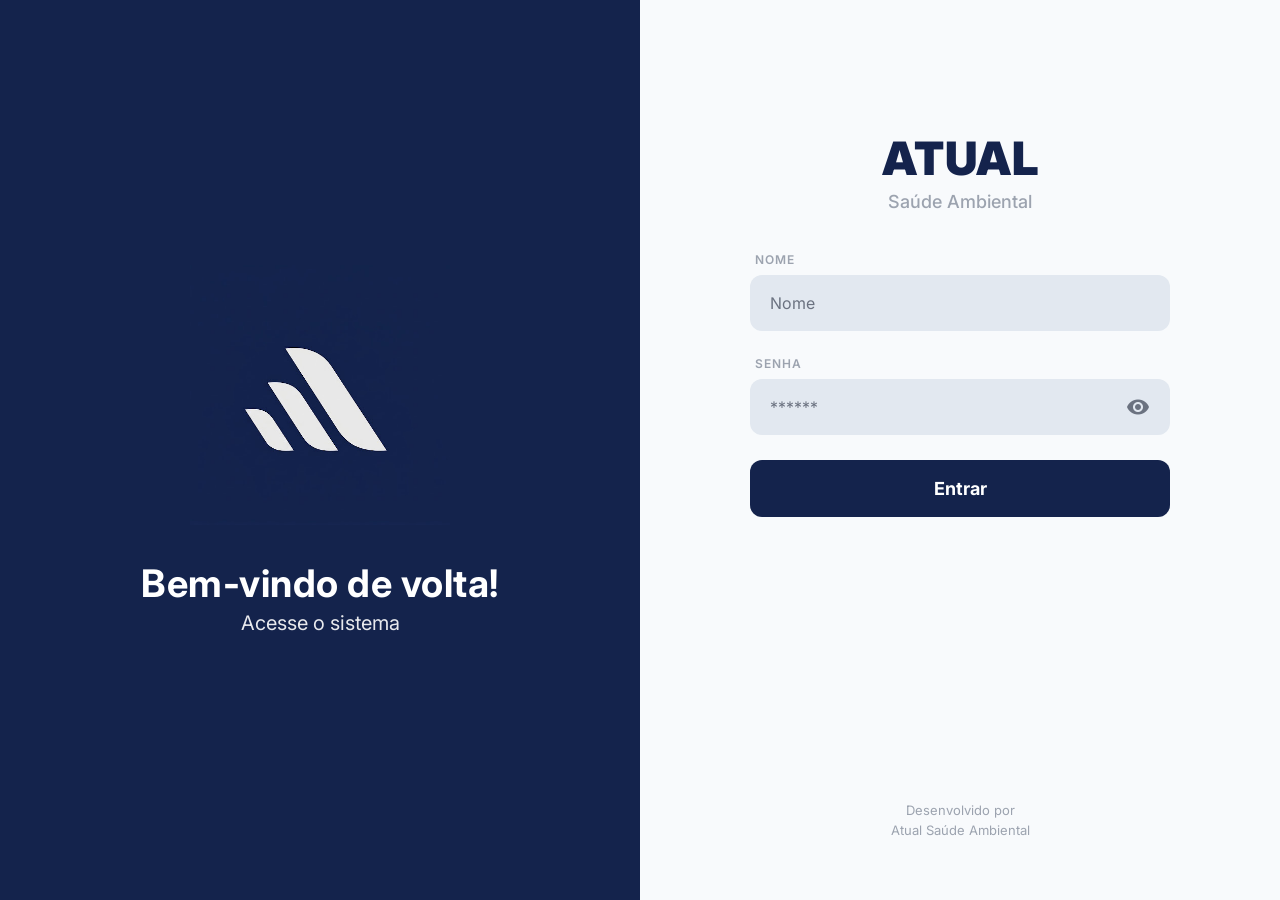
<file: index.html>
<!DOCTYPE html>
<html lang="pt-BR">
<head>
    <meta charset="UTF-8">
    <meta name="viewport" content="width=device-width, initial-scale=1.0, maximum-scale=1.0, user-scalable=no">
    <title>Atual Saúde Ambiental - Portal</title>

    <link rel="manifest" href="manifest.json">
    <meta name="theme-color" content="#14234c">

    <link rel="apple-touch-icon" href="logo.png">
    <link rel="icon" type="image/png" href="logo.png">

    <link href="https://fonts.googleapis.com/css2?family=Inter:wght@400;500;600;700;800;900&display=swap" rel="stylesheet">
    <link href="https://fonts.googleapis.com/icon?family=Material+Icons" rel="stylesheet">
    
    <!-- CSS BASE EMBUTIDO (Proporções Ajustadas para a Nova Imagem) -->
    <style>
        * { box-sizing: border-box; margin: 0; padding: 0; font-family: 'Inter', 'Segoe UI', Tahoma, sans-serif; }
        
        body { background-color: #14234c; color: #333; min-height: 100vh; overflow-x: hidden; }

        /* =========================================
           TELA DE LOGIN (Estrutura Base / Mobile First)
           ========================================= */
        #login-wrapper { display: flex; width: 100%; min-height: 100vh; }
        
        .logo-container { display: flex; flex-direction: column; justify-content: center; align-items: center; background-color: #14234c; }
        .logo-container img { height: auto; }
        
        .welcome-text { text-align: center; color: white; display: none; margin-top: 15px; }
        .welcome-text h2 { font-size: 32px; font-weight: 700; margin-bottom: 5px; letter-spacing: 0.5px; }
        .welcome-text p { font-size: 18px; font-weight: 400; opacity: 0.9; }
        
        /* Fundo branco no mobile, será sobrescrito para cinza no desktop */
        .login-card { background-color: white; display: flex; flex-direction: column; align-items: center; }
        #tela-login { width: 100%; max-width: 320px; display: flex; flex-direction: column; flex-grow: 1; justify-content: center; }
        
        .header { text-align: center; margin-bottom: 35px; }
        .header h1 { color: #14234c; font-size: 36px; font-weight: 900; letter-spacing: 1px; margin-bottom: 2px; }
        .header p { color: #9ca3af; font-size: 15px; font-weight: 500; }
        
        form { width: 100%; }
        .form-group { margin-bottom: 20px; }
        .form-group label { display: block; color: #9ca3af; font-size: 12px; font-weight: 600; letter-spacing: 1px; margin-bottom: 8px; margin-left: 5px; text-transform: uppercase; }
        
        .form-group-input { position: relative; display: flex; align-items: center; }
        
        /* Inputs formatados */
        .input-login { width: 100%; padding: 16px 45px 16px 20px; background-color: #e5e7eb; border: none; border-radius: 12px; font-size: 15px; color: #333; outline: none; transition: 0.2s; }
        .input-login:focus { background-color: #d1d5db; }
        .input-login::placeholder { color: #6b7280; }
        
        .btn-toggle-senha { position: absolute; right: 15px; background: transparent; border: none; color: #6b7280; cursor: pointer; display: flex; align-items: center; justify-content: center; padding: 5px; }
        
        .btn-login { background-color: #14234c; color: white; width: 100%; padding: 16px; border: none; border-radius: 12px; font-size: 16px; font-weight: bold; cursor: pointer; transition: 0.3s; margin-top: 15px; display: flex; justify-content: center; align-items: center; }
        .btn-login:disabled { background-color: #6b7280; cursor: not-allowed; }
        
        #login-error { color: #dc2626; font-size: 13px; font-weight: 600; text-align: center; margin-top: 15px; display: none; }
        
        .footer-site { margin-top: auto; color: #9ca3af; font-size: 13px; text-align: center; padding-bottom: 20px; width: 100%; line-height: 1.5; }

        /* =========================================
           RESPONSIVIDADE (MOBILE VS DESKTOP)
           ========================================= */
        
        /* MOBILE (Mantém o visual antigo com a curva e branco puro) */
        @media screen and (max-width: 1024px) {
            #login-wrapper { flex-direction: column; }
            .logo-container { width: 100%; height: 35vh; min-height: 200px; flex-shrink: 0; justify-content: center; }
            .logo-container img { width: 140px; }
            
            .login-card { width: 100%; flex-grow: 1; border-radius: 60px 0 0 0; padding: 40px 30px 20px 30px; justify-content: flex-start; background-color: white; }
            #tela-login { margin-top: 0; }
        }

        /* DESKTOP (Split-Screen com Ajustes de Posição) */
        @media screen and (min-width: 1025px) {
            #login-wrapper { flex-direction: row; }
            
            /* LADO AZUL: Centralizado verticalmente */
            .logo-container { 
                width: 50%; 
                height: 100vh; 
                justify-content: center; 
                align-items: center; 
                padding: 40px; 
            }
            .logo-container img { 
                width: 260px; /* REDUZIDO PARA A NOVA IMAGEM CORTADA */
                max-width: 75%; 
                margin-bottom: 0; 
            }
            
            .welcome-text { display: block; margin-top: 35px; z-index: 10; }
            .welcome-text h2 { font-size: 38px; } 
            .welcome-text p { font-size: 20px; }
            
            /* LADO CINZA: Fundo cinza clarinho e conteúdo puxado para baixo */
            .login-card { 
                width: 50%; 
                height: 100vh; 
                border-radius: 0; 
                padding: 40px; 
                justify-content: flex-start; 
                background-color: #f8fafc; 
            }
            
            #tela-login { 
                margin: 0 auto; 
                max-width: 420px; 
                margin-top: 10vh; 
            } 
            
            .header { margin-bottom: 40px; }
            .header h1 { font-size: 46px; margin-bottom: 5px; } 
            .header p { font-size: 18px; }
            
            .form-group { margin-bottom: 25px; }
            
            .input-login { padding: 18px 45px 18px 20px; font-size: 16px; background-color: #e2e8f0; } 
            .input-login:focus { background-color: #cbd5e1; }
            
            .btn-login { padding: 18px; font-size: 18px; margin-top: 20px; }
        }
    </style>

    <!-- Chamada dos estilos apenas para o interior do portal -->
    <link rel="stylesheet" media="screen and (min-width: 1025px)" href="styledesktop.css">
    <link rel="stylesheet" media="screen and (max-width: 1024px)" href="stylemobile.css">
</head>
<body data-tema="azul">

    <!-- ÁREA 1: TELA DE LOGIN -->
    <div id="login-wrapper">
        
        <!-- Lado Esquerdo (Azul) -->
        <div class="logo-container" id="area-logo">
            <img src="logo.png" alt="Logo Atual">
            <div class="welcome-text">
                <h2>Bem-vindo de volta!</h2>
                <p>Acesse o sistema</p>
            </div>
        </div>

        <!-- Lado Direito (Cinza Claro) -->
        <div class="login-card">
            <div id="tela-login">
                <div class="header">
                    <h1>ATUAL</h1>
                    <p>Saúde Ambiental</p>
                </div>

                <form onsubmit="fazerLogin(event)">
                    <div class="form-group">
                        <label>NOME</label>
                        <div class="form-group-input">
                            <input type="text" id="loginUser" class="input-login" placeholder="Nome" autocomplete="username" required>
                        </div>
                    </div>

                    <div class="form-group">
                        <label>SENHA</label>
                        <div class="form-group-input">
                            <input type="password" id="loginPass" class="input-login" placeholder="******" autocomplete="current-password" required>
                            <button type="button" class="btn-toggle-senha" onclick="toggleSenha()">
                                <span class="material-icons" id="icone-olho">visibility</span>
                            </button>
                        </div>
                    </div>

                    <button type="submit" id="btnLogin" class="btn-login">Entrar</button>
                    <div id="login-error">⚠️ Usuário ou senha incorretos.</div>
                </form>

                <div class="footer-site">
                    Desenvolvido por<br>Atual Saúde Ambiental
                </div>
            </div>
        </div>
    </div>

    <!-- ÁREA 2: PORTAL DESKTOP PRINCIPAL -->
    <div id="portal-wrapper" style="display: none;">
        
        <nav id="sidebar" class="sidebar">
            <header class="sidebar-header">
                <img src="logo.png" alt="Logo Atual" class="sidebar-logo">
                <span class="sidebar-title">Atual Saúde Ambiental</span>
                <button type="button" class="btn-logout-mobile" onclick="sair()" title="Sair do Sistema">
                    <span class="material-icons">logout</span>
                    <span>Sair</span>
                </button>
            </header>

            <ul class="sidebar-menu">
                <li class="menu-item active" onclick="mudarAba('dashboard')">
                    <span class="material-icons">home</span>
                    <span class="menu-text">Home</span>
                </li>
                <li class="menu-item" onclick="abrirModulo('relatorios/index.html', 'Relatórios', this)">
                    <span class="material-icons">description</span>
                    <span class="menu-text">Relatórios</span>
                </li>
                <li class="menu-item" onclick="abrirModulo('comunicados/index.html', 'Comunicados', this)">
                    <span class="material-icons">campaign</span>
                    <span class="menu-text">Comunicados</span>
                </li>
                <li class="menu-item" onclick="abrirModulo('recibos/index.html', 'Recibos', this)">
                    <span class="material-icons">request_quote</span>
                    <span class="menu-text">Recibos</span>
                </li>
                <!-- NOVO MÓDULO ADICIONADO AQUI -->
                <li class="menu-item" onclick="abrirModulo('orcamentos/index.html', 'Orçamentos', this)">
                    <span class="material-icons">receipt</span>
                    <span class="menu-text">Orçamentos</span>
                </li>
                <li class="menu-item" onclick="abrirModulo('contratos/index.html', 'Contratos', this)">
                    <span class="material-icons">history_edu</span>
                    <span class="menu-text">Contratos</span>
                </li>
                <li class="menu-item" onclick="abrirModulo('cronogramas/index.html', 'Cronogramas', this)">
                    <span class="material-icons">calendar_month</span>
                    <span class="menu-text">Cronogramas</span>
                </li>
                <li class="menu-item" onclick="abrirModulo('comprovantes/index.html', 'Comprovantes OP', this)">
                    <span class="material-icons">assignment_turned_in</span>
                    <span class="menu-text">Comprovantes OP</span>
                </li>
                <li class="menu-item" onclick="mudarAba('configuracoes')">
                    <span class="material-icons">settings</span>
                    <span class="menu-text">Configurações</span>
                </li>
            </ul>
        </nav>

        <main id="main-content">
            
            <header id="topbar">
                <h2 id="topbar-title">Dashboard</h2>
                <div class="topbar-right">
                    <span id="nomeUsuarioDisplay" class="user-name">Caio Matheus</span>
                    <button type="button" class="btn-menu" onclick="sair()" title="Sair do Sistema">
                        <span class="material-icons">logout</span>
                        <span>Sair</span>
                    </button>
                </div>
            </header>

            <div class="content-wrapper">
                
                <!-- VIEW 1: DASHBOARD EM DESENVOLVIMENTO -->
                <div id="view-dashboard" class="view-section active">
                    <div class="development-notice">
                        <span class="material-icons">construction</span>
                        <h3>Dashboard em desenvolvimento</h3>
                        <p>A área de indicadores gráficos e resumos operacionais será disponibilizada numa futura atualização.</p>
                    </div>

                    <div class="dashboard-skeleton">
                        <div class="skeleton-col">
                            <div class="skeleton-card card-tall"></div>
                            <div class="skeleton-card card-wide"></div>
                        </div>
                        <div class="skeleton-col">
                            <div class="skeleton-card card-square"></div>
                            <div class="skeleton-card card-square"></div>
                            <div class="skeleton-card card-wide-bottom"></div>
                        </div>
                        <div class="skeleton-col">
                            <div class="skeleton-card card-small"></div>
                            <div class="skeleton-card card-medium"></div>
                        </div>
                    </div>
                </div>

                <!-- VIEW 2: JANELA DOS MÓDULOS (IFRAME) -->
                <div id="view-iframe" class="view-section" style="display: none; height: 100%; width: 100%;">
                    <iframe id="frame-sistema" src="" frameborder="0" style="width: 100%; height: 100%; border-radius: 12px; background: transparent;"></iframe>
                </div>

                <!-- VIEW 3: CONFIGURAÇÕES -->
                <div id="view-configuracoes" class="view-section" style="display: none;">
                    <div class="config-card">
                        <h3>Personalização do Sistema</h3>
                        <p>Escolha a cor de fundo (tema) que prefere usar na área principal do portal.</p>
                        
                        <div class="tema-opcoes">
                            <div class="tema-box" onclick="alterarTema('azul')">
                                <div class="tema-cor" style="background-color: #172c4c; border: 2px solid #ffffff33;"></div>
                                <span>Azul Original</span>
                            </div>
                            <div class="tema-box" onclick="alterarTema('escuro')">
                                <div class="tema-cor" style="background-color: #1f2937; border: 2px solid #ffffff33;"></div>
                                <span>Cinza Escuro</span>
                            </div>
                            <div class="tema-box" onclick="alterarTema('claro')">
                                <div class="tema-cor" style="background-color: #f3f4f6; border: 2px solid #d1d5db;"></div>
                                <span style="color: #374151;">Cinza Claro</span>
                            </div>
                            <div class="tema-box" onclick="alterarTema('branco')">
                                <div class="tema-cor" style="background-color: #ffffff; border: 2px solid #e5e7eb;"></div>
                                <span style="color: #374151;">Branco Puro</span>
                            </div>
                        </div>
                    </div>
                </div>

            </div>
        </main>
    </div>

    <script src="script.js"></script>
</body>
</html>
</file>
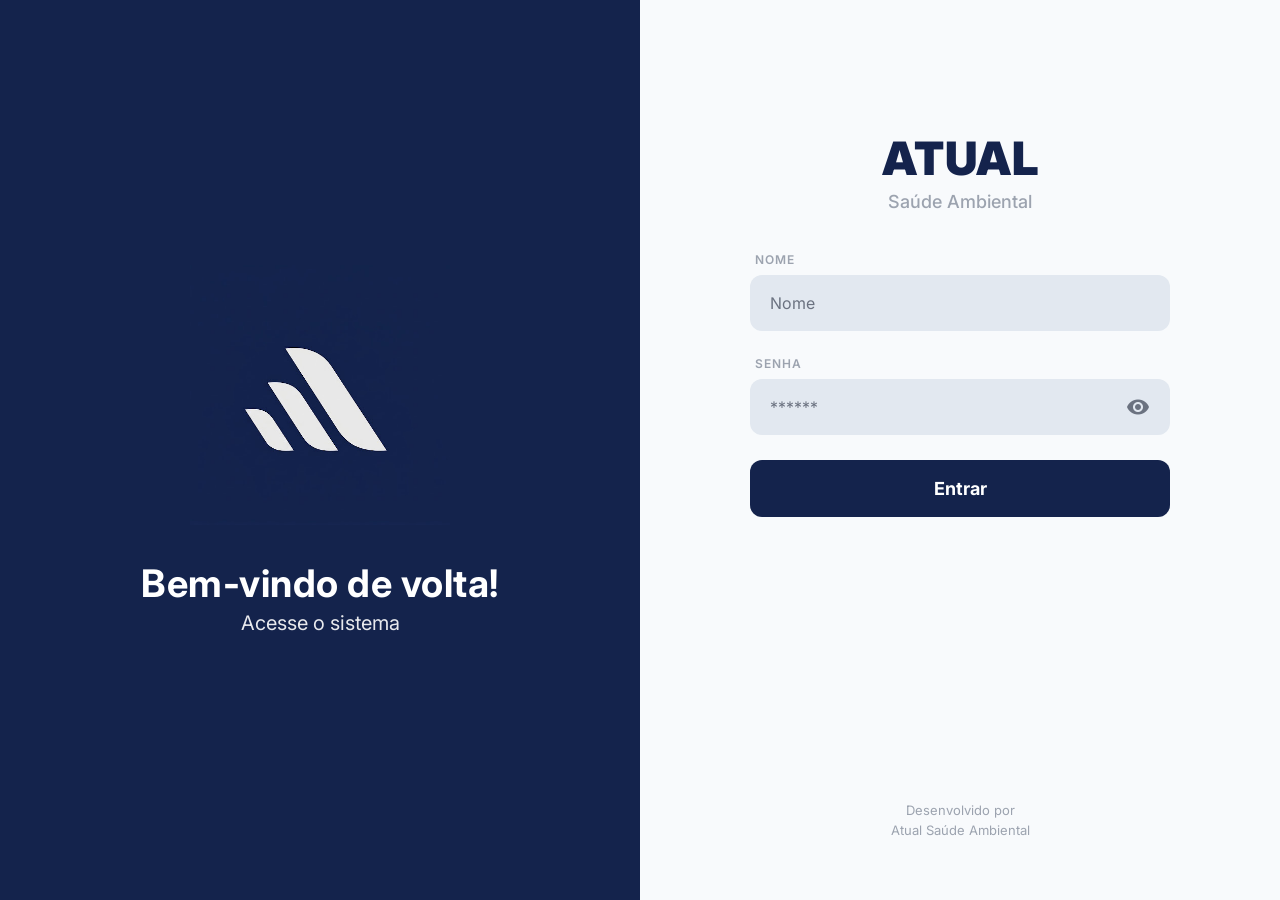
<file: comprovantes/index.html>
<!DOCTYPE html>
<html lang="pt-PT">
<head>
    <meta charset="UTF-8">
    <meta name="viewport" content="width=device-width, initial-scale=1.0, maximum-scale=1.0, user-scalable=no">
    <title>Comprovante de Execução</title>
    
    <!-- Padronização: Fonte Inter e Material Icons -->
    <link href="https://fonts.googleapis.com/icon?family=Material+Icons" rel="stylesheet">
    <link href="https://fonts.googleapis.com/css2?family=Inter:wght@400;600;700&display=swap" rel="stylesheet">
    
    <link rel="manifest" href="../manifest.json">
    
    <!-- Proteção de Sessão Unificada do Portal -->
    <script>
        if (sessionStorage.getItem("sessaoAtiva") !== "true") {
            window.location.href = "../index.html";
        }
    </script>

    <!-- Ficheiros CSS Desmembrados -->
    <link rel="stylesheet" href="stylebase.css">
    <link rel="stylesheet" media="screen and (max-width: 1024px)" href="stylemobile.css">
    <link rel="stylesheet" media="screen and (min-width: 1025px)" href="styledesktop.css">
</head>
<body>

<!-- LOADER GLOBAL -->
<div id="loader" class="global-loader" style="display: none;">
    <div class="loader-box">
        <div class="spinner"></div>
        <div class="spinner-text" id="loader-text">Aguarde...</div>
    </div>
</div>

<div id="app-container" class="dashboard-container">

    <!-- NAVBAR PADRÃO -->
    <div class="navbar">
        <h1><span class="material-icons" style="color:#004481;">assignment_turned_in</span> Comprovantes de Execução</h1>
        <div style="display:flex; align-items:center;">
            <a href="../index.html" class="btn-voltar-portal">
                <span class="material-icons" style="font-size:16px;">arrow_back</span> Voltar
            </a>
            <span style="font-size: 13px; color:#4b5563;">Olá, <strong id="displayUsuario" style="color:#111827;">...</strong></span>
            <span class="btn-sair" onclick="fazerLogout()">Sair</span>
        </div>
    </div>

    <!-- =========================================
         VIEW: DASHBOARD PRINCIPAL
         ========================================= -->
    <div id="dashboardView" class="view-section active content">
        
        <div class="action-bar" style="justify-content: space-between; align-items: center;">
            <h2 style="margin:0; font-size: 20px; color:#111827; display:flex; align-items:center; gap:8px;">
                <span class="material-icons" style="color:#004481;">list_alt</span> Histórico de Serviços
            </h2>
            <button class="btn-action btn-novo" onclick="abrirNovoRegistro()">
                <span class="material-icons" style="font-size:18px;">add_circle</span> Novo Registro
            </button>
        </div>

        <!-- Cartão de Filtros -->
        <div class="filtros-card" id="areaFiltros">
            <div class="form-grid" style="align-items: end; margin-bottom: 0;">
                <div class="form-group" style="grid-column: span 2;">
                    <label class="title-label" style="text-transform: uppercase; font-size: 11px;">Buscar (Cliente ou Código)</label>
                    <div style="display:flex; gap:10px;">
                        <input type="text" id="filtroTexto" class="form-input" placeholder="Ex: MC Vidros, OQB..." style="flex:1;">
                    </div>
                </div>
                <div class="form-group">
                    <label class="title-label" style="text-transform: uppercase; font-size: 11px;">Data Inicial</label>
                    <input type="date" id="filtroDataIni" class="form-input">
                </div>
                <div class="form-group">
                    <label class="title-label" style="text-transform: uppercase; font-size: 11px;">Data Final</label>
                    <input type="date" id="filtroDataFim" class="form-input">
                </div>
                <div class="form-group" style="display:flex; justify-content:flex-end;">
                    <button class="btn-action btn-historico" style="width: 100%;" onclick="limparFiltros()">Limpar Filtros</button>
                </div>
            </div>
        </div>

        <!-- Tabela -->
        <div class="table-container">
            <table class="styled-table" id="tabelaRegistros">
                <thead>
                    <tr>
                        <th style="width: 15%;">Código</th>
                        <th style="width: 20%;">Data do Serviço</th>
                        <th style="width: 45%;">Cliente</th>
                        <th style="width: 20%; text-align: center;">Ações</th>
                    </tr>
                </thead>
                <tbody id="corpoTabela">
                    <tr><td colspan="4" style="text-align:center; padding: 20px; color:#6b7280;">Carregando registros...</td></tr>
                </tbody>
            </table>
        </div>

        <!-- Paginação -->
        <div class="pagination-container" id="areaPaginacao">
            <button class="btn-action btn-historico" id="btnPaginaAnt" onclick="mudarPagina(-1)">Anterior</button>
            <span class="page-info" id="infoPagina">Página 1</span>
            <button class="btn-action btn-historico" id="btnPaginaProx" onclick="mudarPagina(1)">Próxima</button>
        </div>
    </div>

    <!-- =========================================
         VIEW: FORMULÁRIO (Preenchimento)
         ========================================= -->
    <div id="formView" class="view-section content">
        <div style="display:flex; justify-content:space-between; align-items:center; margin-bottom: 20px;">
            <h2 style="margin:0; font-size: 20px; color:#111827;">Preenchimento</h2>
            <button class="btn-action btn-historico" onclick="cancelarEdicao()">
                <span class="material-icons" style="font-size:18px;">arrow_back</span> Voltar
            </button>
        </div>

        <div class="form-card">
            <div class="form-header">
                <h2 id="tituloFormulario">Novo Registro de Serviço</h2>
                <p>Preencha os dados da execução para salvar no sistema.</p>
            </div>

            <!-- Alerta de Edição -->
            <div id="avisoEdicaoFotos" class="alert-warning" style="display:none; background-color: #fffbeb; color: #b45309; border: 1px solid #fde68a; padding: 15px; border-radius: 8px; margin-bottom: 20px; justify-content: space-between; align-items: center;">
                <span>⚠️ <b>Atenção na Edição:</b> O novo PDF será gerado com as informações atualizadas. Para manter as imagens no novo PDF, anexe-as novamente. Caso contrário, a pasta de fotos originais continuará salva.</span>
            </div>

            <form id="meuFormulario">
                <input type="hidden" name="codigoEdit" id="codigoEdit" value="">
                
                <div class="form-section-title">1. Identificação do Cliente</div>
                
                <div style="display: flex; gap: 10px; margin-bottom: 20px;" id="boxModoCliente">
                    <button type="button" class="btn-action btn-historico" id="btnModoImportar" style="flex:1;" onclick="setModoCliente('importar')">
                        <span class="material-icons" style="font-size:18px;">search</span> Importar Cliente
                    </button>
                    <button type="button" class="btn-action btn-historico" id="btnModoCadastrar" style="flex:1;" onclick="setModoCliente('cadastrar')">
                        <span class="material-icons" style="font-size:18px;">add</span> Cadastrar Novo
                    </button>
                </div>

                <!-- Área de Importação (Busca ao vivo) -->
                <div id="areaImportar" style="display:none; background: #f8fafc; padding: 20px; border-radius: 8px; border: 1px solid #e5e7eb; margin-bottom: 20px;">
                    <div class="form-group">
                        <label class="title-label">Buscar Cliente Existente</label>
                        <input type="text" class="form-input" id="liveSearch" placeholder="🔍 Digite o Nome Fantasia...">
                    </div>
                    <div id="statusBusca" style="font-size: 13px; color: #004481; margin-top: 10px; font-weight: bold; display:none;"></div>
                    <div id="listaLive" style="display: flex; flex-direction: column; gap: 8px; margin-top: 10px;"></div>
                </div>

                <!-- Área de Cadastro de Cliente -->
                <div id="areaCadastrar" style="display:none; background: #fff; padding: 20px; border-radius: 8px; border: 1px dashed #cbd5e1; margin-bottom: 20px;">
                    <div class="form-grid">
                        <div class="form-group" style="grid-column: 1 / -1;">
                            <label class="title-label">Razão Social *</label>
                            <input type="text" class="form-input" name="campo1" id="c_razao" required>
                        </div>
                        <div class="form-group">
                            <label class="title-label">CNPJ (Apenas números) *</label>
                            <input type="text" class="form-input" name="campo2" id="c_cnpj" maxlength="14" required>
                        </div>
                        <div class="form-group">
                            <label class="title-label">E-mail *</label>
                            <input type="email" class="form-input" name="campo3" id="c_email" required>
                        </div>
                        <div class="form-group" style="grid-column: 1 / -1;">
                            <label class="title-label">Nome Fantasia *</label>
                            <input type="text" class="form-input" name="campo4" id="c_fantasia" required>
                        </div>
                        <div class="form-group" style="grid-column: 1 / -1;">
                            <label class="title-label">Endereço Completo *</label>
                            <input type="text" class="form-input" name="campo5" id="c_endereco" required>
                        </div>
                    </div>
                </div>

                <div class="form-section-title">2. Dados do Serviço</div>
                
                <div class="form-grid">
                    <div class="form-group">
                        <label class="title-label">6. Data do Serviço *</label>
                        <input type="date" class="form-input" name="campo6" required>
                    </div>
                    <div class="form-group">
                        <label class="title-label">7. Hora Inicial *</label>
                        <input type="time" class="form-input" id="horaIni" name="campo7" required>
                    </div>
                    <div class="form-group">
                        <label class="title-label">8. Hora Término *</label>
                        <input type="time" class="form-input" id="horaFim" name="campo8" required>
                    </div>
                    <div class="form-group">
                        <label class="title-label">9. Tempo de Duração</label>
                        <input type="text" class="form-input" id="duracao" name="campo9" readonly placeholder="Calculado automaticamente" style="background-color: #f3f4f6;" required>
                    </div>
                    
                    <div class="form-group" style="grid-column: 1 / -1;">
                        <label class="title-label">10. Áreas inspecionadas e/ou tratadas *</label>
                        <textarea class="form-input" name="campo10" rows="3" required></textarea>
                    </div>
                    <div class="form-group" style="grid-column: 1 / -1;">
                        <label class="title-label">11. Áreas com restrição de acesso</label>
                        <textarea class="form-input" name="campo11" rows="2"></textarea>
                    </div>

                    <!-- Pragas -->
                    <div class="form-group" style="grid-column: 1 / -1; background-color: #f0f4f8; border-radius: 12px; padding: 15px; border: 1px dashed #004481; margin-top: 10px;">
                        <label class="title-label" style="font-size: 14px; margin-bottom: 10px;">12. Pragas Alvo</label>
                        <div class="checkbox-container" style="display: grid; grid-template-columns: repeat(auto-fill, minmax(140px, 1fr)); gap: 15px;">
                            <label class="checkbox-item"><input type="checkbox" class="check-praga" value="BARATAS"> BARATAS</label>
                            <label class="checkbox-item"><input type="checkbox" class="check-praga" value="FORMIGAS"> FORMIGAS</label>
                            <label class="checkbox-item"><input type="checkbox" class="check-praga" value="CUPINS"> CUPINS</label>
                            <label class="checkbox-item"><input type="checkbox" class="check-praga" value="ROEDORES"> ROEDORES</label>
                            <label class="checkbox-item"><input type="checkbox" class="check-praga" value="MOSCAS"> MOSCAS</label>
                            <label class="checkbox-item"><input type="checkbox" class="check-praga" value="MOSQUITOS"> MOSQUITOS</label>
                            <label class="checkbox-item"><input type="checkbox" class="check-praga" value="CARRAPATOS"> CARRAPATOS</label>
                            <label class="checkbox-item"><input type="checkbox" class="check-praga" value="PULGAS"> PULGAS</label>
                            <label class="checkbox-item"><input type="checkbox" class="check-praga" value="ESCORPIÕES"> ESCORPIÕES</label>
                            <label class="checkbox-item"><input type="checkbox" class="check-praga" value="CARAMUJOS"> CARAMUJOS</label>
                            <label class="checkbox-item item-outro" style="grid-column: 1 / -1; display: flex; flex-direction: column; align-items: flex-start;">
                                <div style="display:flex; gap:8px; font-weight: bold;"><input type="checkbox" id="checkOutrasPragas"> OUTROS</div>
                                <input type="text" class="form-input input-outro" id="inputOutrasPragas" placeholder="Especifique a praga..." style="display:none; background:#fff; margin-top:5px; width:100%;">
                            </label>
                        </div>
                        <input type="hidden" name="campo12" id="campo12Final">
                    </div>

                    <!-- Equipe -->
                    <div class="form-group" style="grid-column: 1 / -1; background: #f8f9fa; padding: 15px; border-radius: 8px; border: 1px solid #e5e7eb;">
                        <label class="title-label" style="font-size: 14px; margin-bottom: 10px;">13. Equipe de Serviço *</label>
                        <div id="statusEquipe" style="font-size: 12px; color: #004481; margin-bottom: 5px;">Carregando colaboradores...</div>
                        <div class="checkbox-container" id="gridEquipe" style="display: grid; grid-template-columns: repeat(auto-fill, minmax(140px, 1fr)); gap: 15px;">
                            <label class="checkbox-item item-outro" id="labelEquipeOutros" style="grid-column: 1 / -1;">
                                <div style="display:flex; gap:8px; font-weight: bold;"><input type="checkbox" id="checkOutraEquipe"> OUTROS</div>
                                <input type="text" class="form-input" id="inputOutraEquipe" placeholder="Especifique..." style="display:none; background:#fff; margin-top:5px; width:100%;">
                            </label>
                        </div>
                        <input type="hidden" name="campo13" id="campo13Final">
                    </div>

                    <!-- Supervisor -->
                    <div class="form-group" style="grid-column: 1 / -1; background: #f8f9fa; padding: 15px; border-radius: 8px; border: 1px solid #e5e7eb;">
                        <label class="title-label" style="font-size: 14px; margin-bottom: 10px;">14. Nome do Supervisor *</label>
                        <div class="checkbox-container" style="display: grid; grid-template-columns: repeat(auto-fill, minmax(150px, 1fr)); gap: 15px;">
                            <label class="checkbox-item"><input type="radio" name="grupoSupervisor" value="Caio Matheus"> Caio Matheus</label>
                            <label class="checkbox-item"><input type="radio" name="grupoSupervisor" value="Heitor Diego"> Heitor Diego</label>
                            <label class="checkbox-item"><input type="radio" name="grupoSupervisor" value="Gabriel Valero"> Gabriel Valero</label>
                            <label class="checkbox-item item-outro" style="grid-column: 1 / -1;">
                                <div style="display:flex; gap:8px; font-weight: bold;"><input type="radio" name="grupoSupervisor" id="radioOutroSupervisor" value="Outro"> Outro</div>
                                <input type="text" class="form-input" id="inputOutroSupervisor" placeholder="Especifique..." style="display:none; background:#fff; margin-top:5px; width:100%;">
                            </label>
                        </div>
                        <input type="hidden" name="campo14" id="campo14Final">
                    </div>

                    <div class="form-group" style="grid-column: 1 / -1;">
                        <label class="title-label">15. Nome do Representante do Cliente *</label>
                        <input type="text" class="form-input" name="campo15" required>
                    </div>

                    <!-- Fotos -->
                    <div class="form-group" style="grid-column: 1 / -1; border-top: 1px solid #e5e7eb; padding-top: 15px; margin-top: 10px;">
                        <label class="title-label" style="font-size: 14px;">16. Registro Fotográfico</label>
                        <input type="file" class="form-input" id="campoFotos" accept="image/*" multiple style="background-color: #f8fafc; cursor: pointer;">
                        <div style="font-size: 12px; color: #6b7280; margin-top: 5px; display: flex; justify-content: space-between;">
                            <span>Pode selecionar mais arquivos clicando novamente.</span>
                            <span style="font-weight: bold; color: #004481;"><span id="textoContador">0</span> / 20 fotos</span>
                        </div>
                        
                        <div id="previewFotos" style="display: flex; flex-wrap: wrap; gap: 10px; margin-top: 15px;"></div>
                    </div>
                </div>

                <div class="form-actions" style="margin-top: 30px;">
                    <button type="button" class="btn-cancel" id="btnCancelarEdicao" style="display:none;" onclick="cancelarEdicao()">Cancelar Edição</button>
                    <button type="submit" class="btn-action btn-novo" id="btnEnviar" style="flex:2; padding: 15px;">
                        <span id="btnTexto">Concluir Registro de Serviço</span>
                    </button>
                </div>
            </form>
        </div>
    </div>

</div>

<!-- MODAL PADRÃO DE EXCLUSÃO (Serviços e Clientes) -->
<div class="modal-overlay" id="modalExclusaoGlobal">
    <div class="modal-box">
        <span class="material-icons" style="font-size: 48px; color: #ef4444; margin-bottom: 10px;">warning</span>
        <h3 style="color: #1f2937;" id="tituloModalExclusao">Confirmar Exclusão</h3>
        <p style="margin-top: 10px; color: #6b7280; font-size: 14px;" id="textoModalExclusao">Tem certeza que deseja excluir?</p>
        <div class="modal-actions">
            <button class="btn-cancel" onclick="fecharModalExclusao()">Cancelar</button>
            <button class="btn-action" id="btnConfirmarExclusaoGlobal" style="background-color: #ef4444; color: white;">Sim, Excluir</button>
        </div>
    </div>
</div>

<!-- TOASTS DE MENSAGENS -->
<div id="toast-container" style="position: fixed; bottom: 30px; left: 50%; transform: translateX(-50%); z-index: 5000; display: flex; flex-direction: column; gap: 10px; width: 80%; max-width: 400px;"></div>

<!-- SCRIPTS GERAIS -->
<script>
    document.addEventListener("DOMContentLoaded", function() {
        const nomeUsuario = sessionStorage.getItem("nomeUsuario") || "Usuário";
        const display = document.getElementById('displayUsuario');
        if (display) display.innerText = nomeUsuario;
    });
    
    function fazerLogout() {
        sessionStorage.clear();
        window.location.href = "../index.html";
    }
</script>

<!-- Ligação para o ficheiro JavaScript desmembrado -->
<script src="script.js"></script>

</body>
</html>
</file>
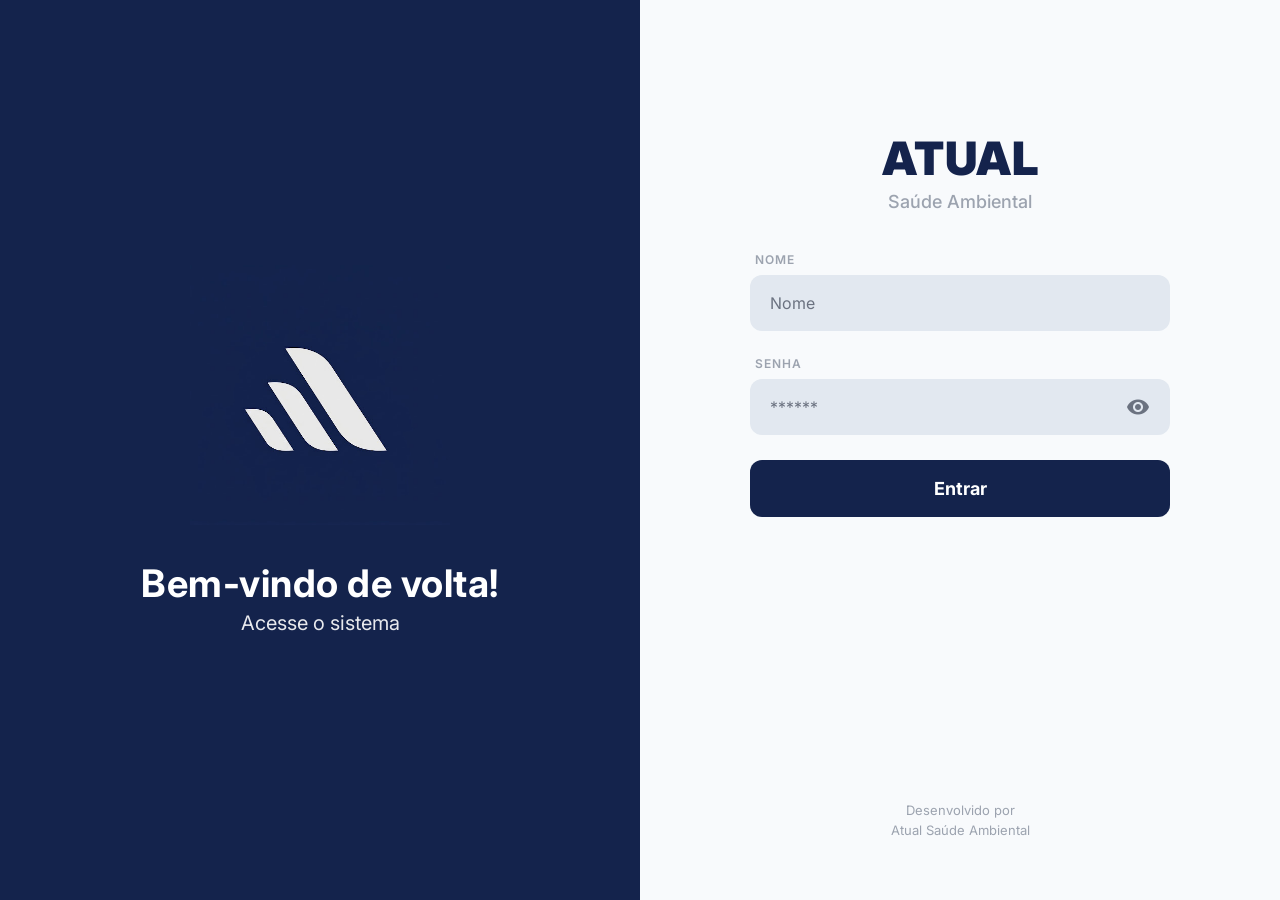
<file: comunicados/index.html>
<!DOCTYPE html>
<html lang="pt-BR">

<head>
    <meta charset="UTF-8">
    <meta name="viewport" content="width=device-width, initial-scale=1.0, maximum-scale=1.0, user-scalable=no">
    <title>Gestão de Serviços - Comunicados</title>

    <!-- Padronização: Fontes Inter e Material Icons Exclusivo -->
    <link href="https://fonts.googleapis.com/icon?family=Material+Icons" rel="stylesheet">
    <link href="https://fonts.googleapis.com/css2?family=Inter:wght@400;600;700&display=swap" rel="stylesheet">

    <link rel="manifest" href="../manifest.json">

    <!-- Proteção de Sessão Unificada -->
    <script>
        if (sessionStorage.getItem("sessaoAtiva") !== "true") { window.location.href = "../index.html"; }
    </script>

    <link rel="stylesheet" href="stylebase.css">
    <link rel="stylesheet" media="screen and (min-width: 1025px)" href="styledesktop.css">
    <link rel="stylesheet" media="screen and (max-width: 1024px)" href="stylemobile.css">
</head>

<body>

    <div id="toast-container"></div>

    <!-- LOADER GLOBAL (Apenas para gerar/apagar) -->
    <div id="global-loader" class="global-loader hidden">
        <div class="loader-box">
            <div class="spinner"></div>
            <div class="spinner-text" id="global-loader-text">Aguarde...</div>
        </div>
    </div>

    <!-- MODAL CUSTOMIZADO GERAL -->
    <div id="modal-sistema" class="modal-overlay">
        <div class="modal-box">
            <p id="modal-texto" style="font-size: 16px; margin-bottom: 20px; color: #1f2937; line-height: 1.5;"></p>
            <div id="modal-botoes" class="modal-actions" style="display: flex; justify-content: center; gap: 15px;">
                <!-- Botões injetados via JS -->
            </div>
        </div>
    </div>

    <div id="app-container" class="dashboard-container">

        <!-- NAVBAR GERAL -->
        <div class="navbar">
            <h1><span class="material-icons" style="color: var(--primary-color);">campaign</span> Comunicados</h1>
            <div style="display:flex; align-items:center;">
                <a href="../index.html" class="btn-voltar-portal">
                    <span class="material-icons" style="font-size:16px;">arrow_back</span> Voltar
                </a>
                <span style="font-size: 13px; color:#4b5563; margin-right: 15px;">Olá, <strong id="displayUsuario"
                        style="color:#111827;">...</strong></span>
                <span class="btn-sair" onclick="fazerLogout()">Sair</span>
            </div>
        </div>

        <div class="content">

            <!-- ========================================== -->
            <!-- VIEW 1: DASHBOARD PRINCIPAL                -->
            <!-- ========================================== -->
            <div id="view-dashboard" class="view-section active">

                <div class="dash-tabs" style="flex-wrap: wrap; justify-content: center;">
                    <button class="tab-btn active" onclick="setFiltroPrincipal('Dedetizacao', this)">
                        <span class="material-icons" style="font-size:18px;">pest_control</span> Dedetização
                    </button>
                    <button class="tab-btn" onclick="setFiltroPrincipal('Limpeza', this)">
                        <span class="material-icons" style="font-size:18px;">water_drop</span> Limpeza
                    </button>
                    <button class="tab-btn" onclick="setFiltroPrincipal('Termo', this)">
                        <span class="material-icons" style="font-size:18px;">air</span> Fumacê
                    </button>
                </div>

                <div class="metrics-container">
                    <div class="card-metric">
                        <span id="lblTotal" style="text-transform: uppercase; font-size: 12px;">Total de
                            Comunicados</span>
                        <strong id="dashTotal">0</strong>
                    </div>
                </div>

                <div class="action-bar">
                    <button class="btn-action btn-historico" onclick="abrirViewHistorico()">
                        <span class="material-icons" style="font-size:18px;">manage_search</span> Histórico
                    </button>
                    <button class="btn-action btn-novo" onclick="abrirModalSelecaoNovo()">
                        <span class="material-icons" style="font-size:18px;">add_circle</span> Novo Comunicado
                    </button>
                </div>

                <div class="table-container">
                    <h3 style="margin-top:0; color:#111827; font-size:16px; margin-bottom:15px;">Últimas emissões</h3>
                    <div style="overflow-x: auto;">
                        <table class="styled-table">
                            <thead>
                                <tr>
                                    <th style="width: 40%;">Cliente</th>
                                    <th style="width: 20%;">Serviço</th>
                                    <th style="width: 20%;">Data</th>
                                    <th style="width: 20%; text-align:center;">Ações</th>
                                </tr>
                            </thead>
                            <tbody id="tabela-corpo-ultimos">
                                <tr>
                                    <td colspan="4" style="text-align: center; color: #6b7280; padding: 25px;">
                                        <div style="display: flex; align-items: center; justify-content: center; gap: 10px; white-space: nowrap;">
                                            <span>Carregando dados...</span>
                                            <div class="spinner"
                                                style="width: 18px; height: 18px; border-width: 3px; margin: 0; flex-shrink: 0;">
                                            </div>
                                        </div>
                                    </td>
                                </tr>
                            </tbody>
                        </table>
                    </div>
                </div>
            </div>

            <!-- ========================================== -->
            <!-- VIEW 2: HISTÓRICO COMPLETO                 -->
            <!-- ========================================== -->
            <!-- CORREÇÃO AQUI: removida a classe 'hidden' -->
            <div id="view-historico" class="view-section">
                <div style="display:flex; justify-content:space-between; align-items:center; margin-bottom:20px;">
                    <h2 class="titulo-tela" style="margin:0; font-size: 20px; transition: color 0.3s;">Histórico de
                        Comunicados</h2>
                    <button onclick="fecharHistorico()" class="btn-action btn-historico">
                        <span class="material-icons" style="font-size:18px;">arrow_back</span> Voltar
                    </button>
                </div>

                <div class="filtros-card">
                    <div class="dash-tabs"
                        style="border:none; margin-bottom: 20px; justify-content: center; flex-wrap: wrap; background: transparent;">
                        <button class="tab-btn active"
                            onclick="setFiltroHistorico('Dedetizacao', this)">Dedetização</button>
                        <button class="tab-btn" onclick="setFiltroHistorico('Limpeza', this)">Limpeza</button>
                        <button class="tab-btn" onclick="setFiltroHistorico('Termo', this)">Fumacê</button>
                    </div>

                    <div class="form-grid" style="align-items: end;">
                        <div class="form-group">
                            <label class="title-label" style="font-size: 11px; text-transform: uppercase;">Buscar
                                Cliente</label>
                            <input type="text" id="filtro-cliente" class="form-input" placeholder="Cliente...">
                        </div>
                        <div class="form-group">
                            <label class="title-label" style="font-size: 11px; text-transform: uppercase;">Data
                                Inicial</label>
                            <input type="date" id="filtro-data-inicio" class="form-input">
                        </div>
                        <div class="form-group">
                            <label class="title-label" style="font-size: 11px; text-transform: uppercase;">Data
                                Final</label>
                            <input type="date" id="filtro-data-fim" class="form-input">
                        </div>
                    </div>
                    <div style="display: flex; gap: 8px; justify-content: flex-end; margin-top: 15px;">
                        <button class="btn-action btn-historico" onclick="limparFiltrosHistorico()"><span
                                class="material-icons" style="font-size:18px;">clear_all</span> Limpar</button>
                        <button class="btn-action btn-novo" onclick="dispararBuscaHistorico()"><span
                                class="material-icons" style="font-size:18px;">search</span> Buscar</button>
                    </div>
                </div>

                <div class="table-container">
                    <div style="overflow-x: auto;">
                        <table class="styled-table">
                            <thead>
                                <tr>
                                    <th style="width: 40%;">Cliente</th>
                                    <th style="width: 20%;">Serviço</th>
                                    <th style="width: 20%;">Data</th>
                                    <th style="width: 20%; text-align:center;">Ações</th>
                                </tr>
                            </thead>
                            <tbody id="tabela-corpo-historico">
                                <tr>
                                    <td colspan="4" style="text-align: center; color: #6b7280; padding: 25px;">
                                        <div style="display: flex; align-items: center; justify-content: center; gap: 10px; white-space: nowrap;">
                                            <span>Carregando dados...</span>
                                            <div class="spinner"
                                                style="width: 18px; height: 18px; border-width: 3px; margin: 0; flex-shrink: 0;">
                                            </div>
                                        </div>
                                    </td>
                                </tr>
                            </tbody>
                        </table>
                    </div>

                    <div class="pagination-container">
                        <button class="btn-action btn-historico" id="btn-prev-page"
                            onclick="mudarPagina(-1)">Anterior</button>
                        <span class="page-info" id="page-info">Página 1 de 1</span>
                        <button class="btn-action btn-historico" id="btn-next-page"
                            onclick="mudarPagina(1)">Próxima</button>
                    </div>
                </div>
            </div>

            <!-- ========================================== -->
            <!-- VIEW 3: FORMULÁRIOS UNIFICADOS             -->
            <!-- ========================================== -->
            <!-- CORREÇÃO AQUI: removida a classe 'hidden' -->
            <div id="view-formulario" class="view-section">
                <div style="display:flex; justify-content:flex-end; align-items:center; margin-bottom:20px;">
                    <button onclick="fecharFormulario()" class="btn-action btn-historico">
                        <span class="material-icons" style="font-size:18px;">arrow_back</span> Voltar
                    </button>
                </div>

                <div class="form-card">
                    <div class="form-header">
                        <h2 id="titulo-formulario" class="titulo-tela" style="color: var(--primary-color);">Novo
                            Comunicado</h2>
                        <p>Preencha os dados abaixo para salvar no sistema.</p>
                    </div>

                    <!-- FORMULÁRIO DEDETIZAÇÃO -->
                    <form id="form-dedetizacao" style="display:none;">
                        <div class="form-grid">
                            <div class="form-group" style="grid-column: 1 / -1;">
                                <label class="title-label" for="cliente">Nome do Cliente</label>
                                <div class="input-group-row">
                                    <input type="text" id="cliente" class="form-input" required
                                        placeholder="Digite o nome completo...">
                                    <button type="button" class="btn-importar"
                                        onclick="abrirModalImportacao('Dedetizacao')">
                                        <span class="material-icons" style="font-size:18px;">cloud_download</span>
                                        Importar
                                    </button>
                                </div>
                            </div>
                            <div class="form-group" style="grid-column: 1 / -1;">
                                <label class="title-label" for="data">Data Realização</label>
                                <input type="date" id="data" class="form-input" required>
                            </div>
                            <div class="form-group" style="grid-column: 1 / -1;">
                                <label class="title-label">Horário (Entrada / Saída)</label>
                                <div class="time-group">
                                    <input type="time" id="hora-inicio" class="form-input" required>
                                    <input type="time" id="hora-fim" class="form-input" required>
                                </div>
                            </div>
                        </div>

                        <div class="form-grid" style="margin-top: 15px;">
                            <div class="form-group" style="grid-column: 1 / -1;">
                                <label class="title-label">Tipo de Serviço (Geral)</label>
                                <div class="servicos-checkboxes-geral">
                                    <label class="option-lbl"><input type="checkbox" class="servico-geral-cb"
                                            value="Desinsetização"> Desinsetização</label>
                                    <label class="option-lbl"><input type="checkbox" class="servico-geral-cb"
                                            value="Desratização"> Desratização</label>
                                    <label class="option-lbl"><input type="checkbox" class="servico-geral-cb"
                                            value="Descupinização"> Descupinização</label>
                                    <label class="option-lbl lbl-outro">
                                        <div style="display: flex; gap: 5px;"><input type="checkbox"
                                                class="servico-geral-cb" value="Outro" id="serv-geral-outro-cb"> Outro
                                        </div>
                                        <input type="text" id="serv-geral-outro-txt"
                                            class="input-outro hidden form-input" placeholder="Qual serviço?">
                                    </label>
                                </div>
                            </div>
                            <div class="form-group" style="grid-column: 1 / -1;">
                                <label class="title-label">Vendedor Responsável</label>
                                <div class="servicos-checkboxes">
                                    <label class="option-lbl"><input type="radio" name="vendedor" value="Heitor Diego"
                                            checked> Heitor Diego</label>
                                    <label class="option-lbl"><input type="radio" name="vendedor"
                                            value="Gabriel Valero"> Gabriel Valero</label>
                                </div>
                            </div>
                        </div>

                        <div class="promo-section">
                            <div class="promo-card active" id="card-1" onclick="ativarCard(1)">
                                <div class="promo-card-title">Promocional 01</div>
                                <div class="input-money-group"><span>R$</span><input type="number" id="valor-1"
                                        class="form-input" step="0.01" min="0" placeholder="0.00"></div>
                                <div class="form-group">
                                    <label class="title-label">Imóvel</label>
                                    <select id="imovel-1" class="form-input">
                                        <option value="Apartamento">Apartamento</option>
                                        <option value="Casa">Casa</option>
                                        <option value="Outro">Outro</option>
                                    </select>
                                    <input type="text" id="imovel-outro-txt-1" class="input-outro hidden form-input"
                                        placeholder="Qual imóvel?">
                                </div>
                                <div class="form-group">
                                    <label class="title-label">Serviços</label>
                                    <div class="servicos-checkboxes">
                                        <label class="option-lbl"><input type="checkbox" class="servico-cb-1"
                                                value="Desinsetização"> Desinsetização</label>
                                        <label class="option-lbl"><input type="checkbox" class="servico-cb-1"
                                                value="Desratização"> Desratização</label>
                                        <label class="option-lbl"><input type="checkbox" class="servico-cb-1"
                                                value="Descupinização"> Descupinização</label>
                                        <label class="option-lbl lbl-outro">
                                            <div style="display: flex; gap: 5px;"><input type="checkbox"
                                                    class="servico-cb-1" value="Outro" id="serv-outro-cb-1"> Outro</div>
                                            <input type="text" id="serv-outro-txt-1"
                                                class="input-outro hidden form-input" placeholder="Qual serviço?">
                                        </label>
                                    </div>
                                </div>
                                <div class="pragas-display"><strong>Pragas contempladas:</strong><span
                                        id="display-pragas-1">Nenhuma praga selecionada.</span></div>
                            </div>
                            <div class="promo-card" id="card-2" onclick="ativarCard(2)">
                                <div class="promo-card-title">Promocional 02</div>
                                <div class="input-money-group"><span>R$</span><input type="number" id="valor-2"
                                        class="form-input" step="0.01" min="0" placeholder="0.00"></div>
                                <div class="form-group">
                                    <label class="title-label">Imóvel</label>
                                    <select id="imovel-2" class="form-input">
                                        <option value="Apartamento">Apartamento</option>
                                        <option value="Casa">Casa</option>
                                        <option value="Outro">Outro</option>
                                    </select>
                                    <input type="text" id="imovel-outro-txt-2" class="input-outro hidden form-input"
                                        placeholder="Qual imóvel?">
                                </div>
                                <div class="form-group">
                                    <label class="title-label">Serviços</label>
                                    <div class="servicos-checkboxes">
                                        <label class="option-lbl"><input type="checkbox" class="servico-cb-2"
                                                value="Desinsetização"> Desinsetização</label>
                                        <label class="option-lbl"><input type="checkbox" class="servico-cb-2"
                                                value="Desratização"> Desratização</label>
                                        <label class="option-lbl"><input type="checkbox" class="servico-cb-2"
                                                value="Descupinização"> Descupinização</label>
                                        <label class="option-lbl lbl-outro">
                                            <div style="display: flex; gap: 5px;"><input type="checkbox"
                                                    class="servico-cb-2" value="Outro" id="serv-outro-cb-2"> Outro</div>
                                            <input type="text" id="serv-outro-txt-2"
                                                class="input-outro hidden form-input" placeholder="Qual serviço?">
                                        </label>
                                    </div>
                                </div>
                                <div class="pragas-display"><strong>Pragas contempladas:</strong><span
                                        id="display-pragas-2">Nenhuma praga selecionada.</span></div>
                            </div>
                            <div class="promo-card" id="card-3" onclick="ativarCard(3)">
                                <div class="promo-card-title">Promocional 03</div>
                                <div class="input-money-group"><span>R$</span><input type="number" id="valor-3"
                                        class="form-input" step="0.01" min="0" placeholder="0.00"></div>
                                <div class="form-group">
                                    <label class="title-label">Imóvel</label>
                                    <select id="imovel-3" class="form-input">
                                        <option value="Apartamento">Apartamento</option>
                                        <option value="Casa">Casa</option>
                                        <option value="Outro">Outro</option>
                                    </select>
                                    <input type="text" id="imovel-outro-txt-3" class="input-outro hidden form-input"
                                        placeholder="Qual imóvel?">
                                </div>
                                <div class="form-group">
                                    <label class="title-label">Serviços</label>
                                    <div class="servicos-checkboxes">
                                        <label class="option-lbl"><input type="checkbox" class="servico-cb-3"
                                                value="Desinsetização"> Desinsetização</label>
                                        <label class="option-lbl"><input type="checkbox" class="servico-cb-3"
                                                value="Desratização"> Desratização</label>
                                        <label class="option-lbl"><input type="checkbox" class="servico-cb-3"
                                                value="Descupinização"> Descupinização</label>
                                        <label class="option-lbl lbl-outro">
                                            <div style="display: flex; gap: 5px;"><input type="checkbox"
                                                    class="servico-cb-3" value="Outro" id="serv-outro-cb-3"> Outro</div>
                                            <input type="text" id="serv-outro-txt-3"
                                                class="input-outro hidden form-input" placeholder="Qual serviço?">
                                        </label>
                                    </div>
                                </div>
                                <div class="pragas-display"><strong>Pragas contempladas:</strong><span
                                        id="display-pragas-3">Nenhuma praga selecionada.</span></div>
                            </div>
                        </div>

                        <div class="checkbox-section">
                            <div class="form-group">
                                <label class="title-label" id="titulo-pragas-dinamico" style="font-size: 16px;">Pragas
                                    contempladas promocional 01</label>
                                <div class="checkbox-container">
                                    <label class="checkbox-item"><input type="checkbox" class="praga-cb"
                                            value="BARATAS"> BARATAS</label>
                                    <label class="checkbox-item"><input type="checkbox" class="praga-cb"
                                            value="FORMIGAS"> FORMIGAS</label>
                                    <label class="checkbox-item"><input type="checkbox" class="praga-cb" value="CUPINS">
                                        CUPINS</label>
                                    <label class="checkbox-item"><input type="checkbox" class="praga-cb"
                                            value="ROEDORES"> ROEDORES</label>
                                    <label class="checkbox-item"><input type="checkbox" class="praga-cb" value="MOSCAS">
                                        MOSCAS</label>
                                    <label class="checkbox-item"><input type="checkbox" class="praga-cb"
                                            value="MOSQUITOS"> MOSQUITOS</label>
                                    <label class="checkbox-item"><input type="checkbox" class="praga-cb"
                                            value="CARRAPATOS"> CARRAPATOS</label>
                                    <label class="checkbox-item"><input type="checkbox" class="praga-cb" value="PULGAS">
                                        PULGAS</label>
                                    <label class="checkbox-item"><input type="checkbox" class="praga-cb"
                                            value="ESCORPIÕES"> ESCORPIÕES</label>
                                    <label class="checkbox-item"><input type="checkbox" class="praga-cb"
                                            value="CARAMUJOS"> CARAMUJOS</label>
                                    <label class="checkbox-item item-outro">
                                        <div style="display: flex; gap: 8px;"><input type="checkbox" class="praga-cb"
                                                value="OUTROS" id="praga-outros-cb"> OUTROS</div><input type="text"
                                            id="praga-outros-txt" class="input-outro hidden form-input"
                                            placeholder="Especifique a praga...">
                                    </label>
                                </div>
                            </div>
                        </div>
                        <button type="submit" class="btn-action btn-novo" style="width: 100%; padding: 15px;"
                            id="btn-salvar-dedetizacao"><span class="material-icons"
                                style="font-size: 18px;">save</span> Salvar Comunicado</button>
                    </form>

                    <!-- FORMULÁRIO LIMPEZA -->
                    <form id="form-limpeza" style="display:none;">
                        <div class="form-grid">
                            <div class="form-group" style="grid-column: 1 / -1;">
                                <label class="title-label">Nome do Cliente</label>
                                <div class="input-group-row">
                                    <input type="text" id="cliente-limp" class="form-input" required
                                        placeholder="Digite o nome completo...">
                                    <button type="button" class="btn-importar"
                                        onclick="abrirModalImportacao('Limpeza')">
                                        <span class="material-icons" style="font-size:18px;">cloud_download</span>
                                        Importar
                                    </button>
                                </div>
                            </div>
                            <div class="form-group" style="grid-column: 1 / -1;">
                                <label class="title-label">Data Realização</label>
                                <input type="date" id="data-limp" class="form-input" required>
                            </div>
                        </div>
                        <div class="form-group" style="margin-bottom: 15px;">
                            <label class="title-label">Vendedor Responsável</label>
                            <div class="servicos-checkboxes">
                                <label class="option-lbl"><input type="radio" name="vendedor-limp" value="Heitor Diego"
                                        checked> Heitor Diego</label>
                                <label class="option-lbl"><input type="radio" name="vendedor-limp"
                                        value="Gabriel Valero"> Gabriel Valero</label>
                            </div>
                        </div>
                        <div class="form-group" style="margin-bottom: 15px;">
                            <label class="title-label">Observações</label>
                            <div class="editor-container">
                                <div class="editor-toolbar">
                                    <div class="editor-toolbar-group">
                                        <button type="button" class="editor-btn"
                                            onclick="document.execCommand('bold', false, null)"><strong>B</strong></button>
                                        <button type="button" class="editor-btn"
                                            onclick="document.execCommand('italic', false, null)"><em>I</em></button>
                                        <button type="button" class="editor-btn"
                                            onclick="document.execCommand('underline', false, null)"><u>U</u></button>
                                    </div>
                                    <button type="button" class="editor-btn btn-modelo"
                                        onclick="inserirModeloLimpeza()"><span class="material-icons"
                                            style="font-size: 14px;">description</span> Inserir Modelo</button>
                                </div>
                                <div id="obs-limp" class="editor-content" contenteditable="true"
                                    data-placeholder="Detalhes do serviço..."></div>
                            </div>
                        </div>
                        <button type="submit" class="btn-action btn-novo"
                            style="width: 100%; padding: 15px; background-color: #0ea5e9;" id="btn-salvar-limpeza"><span
                                class="material-icons" style="font-size: 18px;">save</span> Salvar Comunicado</button>
                    </form>

                    <!-- FORMULÁRIO FUMACÊ -->
                    <form id="form-termo" style="display:none;">
                        <div class="form-grid">
                            <div class="form-group" style="grid-column: 1 / -1;">
                                <label class="title-label">Nome do Cliente</label>
                                <div class="input-group-row">
                                    <input type="text" id="cliente-termo" class="form-input" required
                                        placeholder="Digite o nome completo...">
                                    <button type="button" class="btn-importar" onclick="abrirModalImportacao('Termo')">
                                        <span class="material-icons" style="font-size:18px;">cloud_download</span>
                                        Importar
                                    </button>
                                </div>
                            </div>
                            <div class="form-group" style="grid-column: 1 / -1;">
                                <label class="title-label">Data Realização</label>
                                <input type="date" id="data-termo" class="form-input" required>
                            </div>
                            <div class="form-group" style="grid-column: 1 / -1;">
                                <label class="title-label">Horário (Entrada / Saída)</label>
                                <div class="time-group">
                                    <input type="time" id="hora-inicio-termo" class="form-input" required>
                                    <input type="time" id="hora-fim-termo" class="form-input" required>
                                </div>
                            </div>
                        </div>
                        <div class="form-group" style="margin-top: 15px; margin-bottom: 15px;">
                            <label class="title-label">Vendedor Responsável</label>
                            <div class="servicos-checkboxes">
                                <label class="option-lbl"><input type="radio" name="vendedor-termo" value="Heitor Diego"
                                        checked> Heitor Diego</label>
                                <label class="option-lbl"><input type="radio" name="vendedor-termo"
                                        value="Gabriel Valero"> Gabriel Valero</label>
                            </div>
                        </div>
                        <button type="submit" class="btn-action btn-novo"
                            style="width: 100%; padding: 15px; background-color: #f59e0b; color: white;"
                            id="btn-salvar-termo"><span class="material-icons" style="font-size: 18px;">save</span>
                            Salvar Comunicado</button>
                    </form>

                </div>
            </div>
        </div>
    </div>

    <!-- MODAL SELEÇÃO NOVO -->
    <div id="modal-selecao" class="modal-overlay">
        <div class="modal-box">
            <h3 style="color: var(--primary-color); margin-bottom: 10px;">Novo Comunicado</h3>
            <p style="font-size: 14px; color: #6b7280;">Selecione o modelo do formulário:</p>
            <div style="display: flex; flex-direction: column; gap: 12px; margin-top: 20px;">
                <button class="btn-action btn-novo" style="padding:15px;"
                    onclick="prepararFormularioNovo('Dedetizacao')"><span class="material-icons"
                        style="font-size: 18px;">pest_control</span> Dedetização</button>
                <button class="btn-action btn-novo" style="background-color: #0ea5e9; padding:15px;"
                    onclick="prepararFormularioNovo('Limpeza')"><span class="material-icons"
                        style="font-size: 18px;">water_drop</span> Limpeza de Reservatório</button>
                <button class="btn-action btn-novo" style="background-color: #f59e0b; color: white; padding:15px;"
                    onclick="prepararFormularioNovo('Termo')"><span class="material-icons"
                        style="font-size: 18px;">air</span> Fumacê</button>
            </div>
            <button class="btn-cancel" style="width: 100%; margin-top: 15px;"
                onclick="fecharModal('modal-selecao')">Cancelar</button>
        </div>
    </div>

    <!-- MODAL IMPORTAÇÃO INTELIGENTE -->
    <div class="modal-overlay" id="modal-importacao" style="z-index: 4000;">
        <div class="modal-box md">
            <div
                style="display: flex; justify-content: space-between; align-items: center; margin-bottom: 15px; border-bottom: 1px solid #e5e7eb; padding-bottom: 10px;">
                <h3 style="color: var(--primary-color); display:flex; align-items:center; gap:8px;"><span
                        class="material-icons">search</span> Importar Cliente</h3>
                <button class="icon-btn" onclick="fecharModal('modal-importacao')"><span
                        class="material-icons">close</span></button>
            </div>
            <div class="form-group">
                <input type="text" id="input-busca-importacao" class="form-input"
                    placeholder="🔍 Digite o nome do cliente..." onkeyup="filtrarListaImportacao()">
            </div>
            <div class="list-group-import" id="lista-clientes-importacao"
                style="max-height: 250px; overflow-y: auto; margin-top: 10px; border: 1px solid #e5e7eb; border-radius: 8px;">
            </div>
        </div>
    </div>

    <script>
        document.addEventListener("DOMContentLoaded", function () {
            const nomeUsuario = sessionStorage.getItem("nomeUsuario") || "Usuário";
            const display = document.getElementById('displayUsuario');
            if (display) display.innerText = nomeUsuario;
        });
        function fazerLogout() {
            sessionStorage.clear();
            window.location.href = "../index.html";
        }
    </script>
    <script src="script.js"></script>
</body>

</html>
</file>
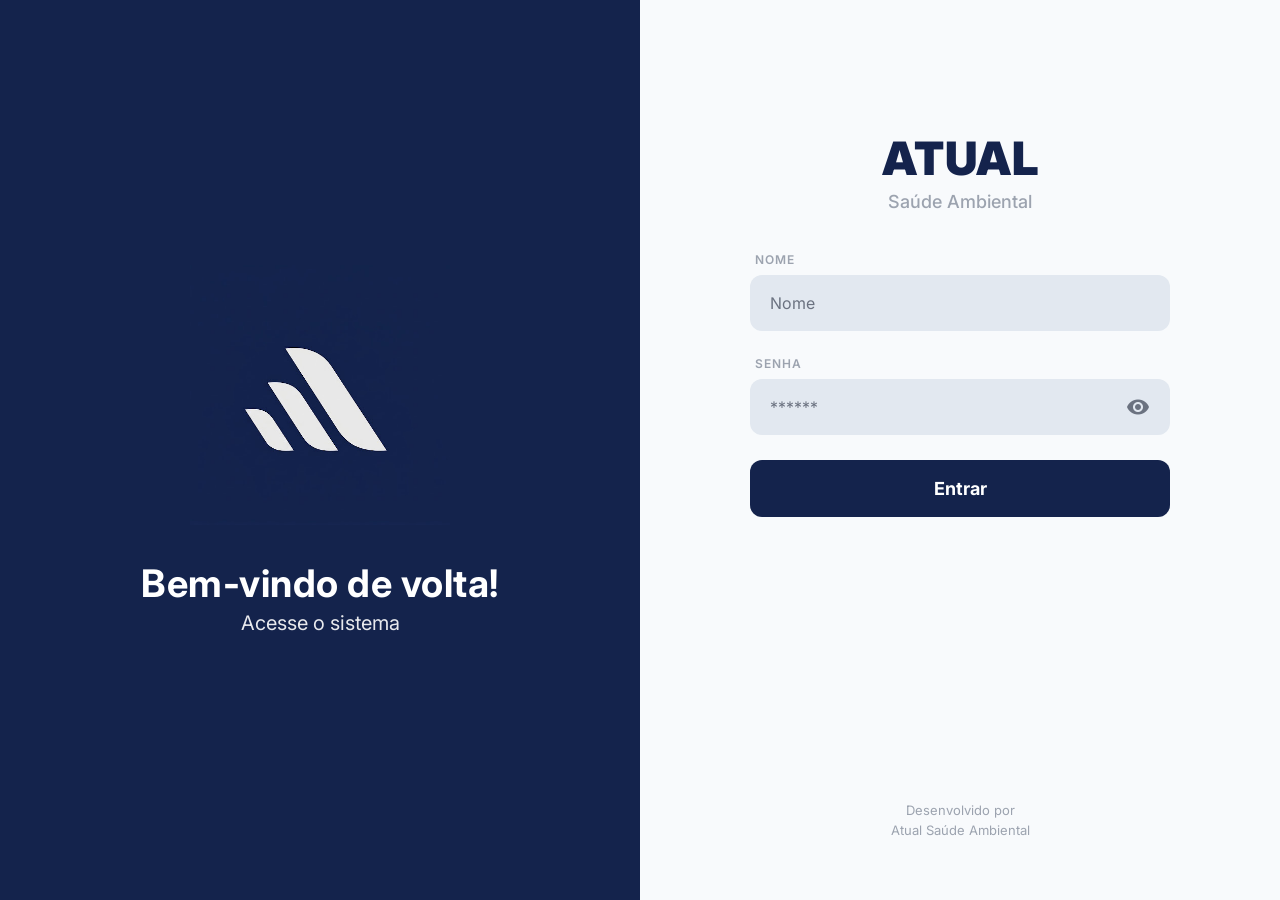
<file: contratos/index.html>
<!DOCTYPE html>
<html lang="pt-PT">

<head>
    <meta charset="UTF-8">
    <meta name="viewport" content="width=device-width, initial-scale=1.0, maximum-scale=1.0, user-scalable=no">
    <title>Gestão de Contratos</title>

    <!-- Padronização: Fonte Inter e Material Icons -->
    <link href="https://fonts.googleapis.com/icon?family=Material+Icons" rel="stylesheet">
    <link href="https://fonts.googleapis.com/css2?family=Inter:wght@400;600;700&display=swap" rel="stylesheet">

    <link rel="manifest" href="../manifest.json">

    <!-- Proteção de Sessão Unificada do Portal -->
    <script>
        if (sessionStorage.getItem("sessaoAtiva") !== "true") {
            window.location.href = "../index.html";
        }
    </script>

    <!-- Ficheiros CSS Desmembrados -->
    <link rel="stylesheet" href="stylebase.css">
    <link rel="stylesheet" media="screen and (max-width: 1024px)" href="stylemobile.css">
    <link rel="stylesheet" media="screen and (min-width: 1025px)" href="styledesktop.css">
</head>

<body>

    <div id="loader" class="global-loader" style="display: none;">
        <div class="loader-box">
            <div class="spinner"></div>
            <div class="spinner-text" id="loader-text">Aguarde...</div>
        </div>
    </div>

    <div id="app-container" class="dashboard-container">

        <!-- NAVBAR PADRÃO -->
        <div class="navbar">
            <h1><span class="material-icons" style="color:#004481;">history_edu</span> Gestão de Contratos</h1>
            <div style="display:flex; align-items:center;">
                <a href="../index.html" class="btn-voltar-portal">
                    <span class="material-icons" style="font-size:16px;">arrow_back</span> Voltar
                </a>
                <span style="font-size: 13px; color:#4b5563;">Olá, <strong id="displayUsuario"
                        style="color:#111827;">...</strong></span>
                <span class="btn-sair" onclick="fazerLogout()">Sair</span>
            </div>
        </div>

        <!-- =========================================
         VIEW 1: DASHBOARD PRINCIPAL (Resumo + 5 Últimos)
         ========================================= -->
        <div id="dashboardView" class="view-section active content">

            <!-- Métricas Dinâmicas -->
            <div class="metrics-container">
                <div class="card-metric" style="border-left-color: #004481;">
                    <span style="text-transform: uppercase; font-size: 12px;">Total</span>
                    <strong id="cardTotal">0</strong>
                </div>
                <div class="card-metric" style="border-left-color: #10b981;">
                    <span style="text-transform: uppercase; font-size: 12px;">Ativos</span>
                    <strong id="cardAtivos">0</strong>
                </div>
                <div class="card-metric" style="border-left-color: #f59e0b;">
                    <span style="text-transform: uppercase; font-size: 12px;">A Vencer</span>
                    <strong id="cardAVencer">0</strong>
                </div>
                <div class="card-metric" style="border-left-color: #ef4444;">
                    <span style="text-transform: uppercase; font-size: 12px;">Expirados</span>
                    <strong id="cardExpirados">0</strong>
                </div>
            </div>

            <!-- Barra de Ações (Apenas Botões Principais) -->
            <div class="action-bar" style="justify-content: space-between; align-items: center;">
                <h2 style="font-size: 18px; color: #14234c; margin: 0; display: flex; align-items: center; gap: 8px;">
                    <span class="material-icons" style="font-size: 20px; color: #6b7280;">schedule</span>
                    Últimos 5 Registos
                </h2>
                <div style="display: flex; gap: 10px;">
                    <button class="btn-action btn-historico" onclick="abrirHistorico()">
                        <span class="material-icons" style="font-size:18px;">list_alt</span> Ver Histórico
                    </button>
                    <button class="btn-action btn-novo" onclick="abrirNovoContrato()">
                        <span class="material-icons" style="font-size:18px;">add_circle</span> Novo Contrato
                    </button>
                </div>
            </div>

            <!-- Tabela (5 Últimos) - Sem paginação -->
            <div class="table-container">
                <table class="styled-table" id="tabelaDashboard">
                    <thead>
                        <tr>
                            <th style="width: 15%;">Emissão</th>
                            <th style="width: 25%;">Cliente</th>
                            <th style="width: 20%;">Endereço</th>
                            <th style="width: 15%;">Encerramento</th>
                            <th style="width: 10%; text-align: center;">Status</th>
                            <th style="width: 15%; text-align: center;">Ações</th>
                        </tr>
                    </thead>
                    <tbody id="tabelaDashboardBody">
                        <tr>
                            <td colspan="6" style="text-align:center; padding: 20px; color:#6b7280;">A carregar últimos
                                contratos...</td>
                        </tr>
                    </tbody>
                </table>
            </div>
        </div>


        <!-- =========================================
         VIEW 2: HISTÓRICO COMPLETO (Filtros + Paginação)
         ========================================= -->
        <div id="historicoView" class="view-section content">
            <div style="display:flex; justify-content:space-between; align-items:center; margin-bottom: 20px;">
                <h2 style="margin:0; font-size: 20px; color:#111827; display: flex; align-items: center; gap: 8px;">
                    <span class="material-icons" style="color: #004481;">list_alt</span> Histórico Completo
                </h2>
                <button class="btn-action btn-historico" onclick="fecharHistorico()">
                    <span class="material-icons" style="font-size:18px;">arrow_back</span> Voltar ao Painel
                </button>
            </div>

            <!-- Barra de Busca -->
            <div class="action-bar" style="justify-content: flex-start;">
                <div style="flex: 1; max-width: 500px; display: flex; gap: 10px; width: 100%;">
                    <input type="text" id="inputBusca" class="form-input" placeholder="🔍 Buscar cliente ou endereço..."
                        style="margin: 0; flex: 1;">
                    <button class="btn-action btn-historico" id="btnAtualizar" onclick="carregarHistorico()">
                        <span class="material-icons" style="font-size:18px;">refresh</span> Atualizar
                    </button>
                </div>
            </div>

            <!-- Cartão de Filtros -->
            <div class="filtros-card">
                <div class="form-grid" style="align-items: center; margin-bottom: 0;">
                    <div class="form-group">
                        <label class="title-label" style="text-transform: uppercase; font-size: 11px;">Emissão
                            Inicial</label>
                        <input type="date" class="form-input" id="filtroDataIni">
                    </div>
                    <div class="form-group">
                        <label class="title-label" style="text-transform: uppercase; font-size: 11px;">Emissão
                            Final</label>
                        <input type="date" class="form-input" id="filtroDataFim">
                    </div>
                    <div class="form-group" style="grid-column: span 2;">
                        <label class="title-label" style="text-transform: uppercase; font-size: 11px;">Status</label>
                        <div class="servicos-checkboxes"
                            style="display: flex; gap: 15px; background: #f8f9fa; padding: 10px 15px; border-radius: 8px; border: 1px solid #e5e7eb;">
                            <label class="option-lbl"
                                style="background:#d1e7dd; color:#0f5132; padding:4px 10px; border-radius:12px; font-weight:600;"><input
                                    type="checkbox" class="filtro-status" id="checkAtivo" value="Ativo"
                                    style="accent-color: #10b981;"> Ativo</label>
                            <label class="option-lbl"
                                style="background:#fff3cd; color:#856404; padding:4px 10px; border-radius:12px; font-weight:600;"><input
                                    type="checkbox" class="filtro-status" id="checkAvencer" value="A vencer"
                                    style="accent-color: #f59e0b;"> A vencer</label>
                            <label class="option-lbl"
                                style="background:#f8d7da; color:#842029; padding:4px 10px; border-radius:12px; font-weight:600;"><input
                                    type="checkbox" class="filtro-status" id="checkExpirado" value="Expirado"
                                    style="accent-color: #ef4444;"> Expirado</label>
                        </div>
                    </div>
                </div>
                <div class="filter-buttons-container"
                    style="justify-content: flex-end; margin-top: 15px; border-top: 1px solid #e5e7eb; padding-top: 15px; display: flex;">
                    <button class="btn-action btn-historico" style="min-width: auto; padding: 8px 16px;"
                        onclick="limparFiltrosData()">Limpar Filtros</button>
                </div>
            </div>

            <!-- Tabela (Histórico Completo) -->
            <div class="table-container">
                <table class="styled-table" id="tabelaHistorico">
                    <thead>
                        <tr>
                            <th style="width: 15%;">Emissão</th>
                            <th style="width: 25%;">Cliente</th>
                            <th style="width: 20%;">Endereço</th>
                            <th style="width: 15%;">Encerramento</th>
                            <th style="width: 10%; text-align: center;">Status</th>
                            <th style="width: 15%; text-align: center;">Ações</th>
                        </tr>
                    </thead>
                    <tbody id="tabelaHistoricoBody">
                        <tr>
                            <td colspan="6" style="text-align:center; padding: 20px; color:#6b7280;">A carregar
                                histórico...</td>
                        </tr>
                    </tbody>
                </table>
            </div>

            <!-- Paginação -->
            <div class="pagination-container">
                <button class="btn-action btn-historico" id="btn-prev-page"
                    onclick="mudarPagina('prev')">Anterior</button>
                <span class="page-info" id="info-page">Página 1 de 1</span>
                <button class="btn-action btn-historico" id="btn-next-page"
                    onclick="mudarPagina('next')">Próxima</button>
            </div>
        </div>


        <!-- =========================================
         VIEW 3: FORMULÁRIO (Preenchimento e Edição)
         ========================================= -->
        <div id="formView" class="view-section content">
            <div style="display:flex; justify-content:space-between; align-items:center; margin-bottom: 20px;">
                <h2 style="margin:0; font-size: 20px; color:#111827;">Preenchimento</h2>
                <button class="btn-action btn-historico" onclick="voltarParaPainel()">
                    <span class="material-icons" style="font-size:18px;">arrow_back</span> Voltar
                </button>
            </div>

            <!-- Mensagem de Sucesso (Oculta por padrão) -->
            <div id="successMessage" class="form-card" style="display: none; text-align: center; padding: 40px;">
                <span class="material-icons"
                    style="font-size: 64px; color: #10b981; margin-bottom: 15px;">check_circle</span>
                <h2 style="color: #10b981; margin-bottom: 15px;">Sucesso!</h2>
                <p style="color: #6b7280; font-size: 16px; margin-bottom: 25px;">Os dados foram salvos e o contrato foi
                    atualizado no Drive.</p>
                <a id="btnAbrirContrato" href="#" target="_blank" class="btn-action btn-novo"
                    style="text-decoration: none; padding: 12px 24px; font-size: 16px; margin-bottom: 15px; display: inline-flex;"><span
                        class="material-icons" style="font-size:20px; margin-right:5px;">description</span> Abrir
                    Contrato Gerado</a><br>
                <button type="button" onclick="voltarParaPainel(true)" class="btn-action btn-historico">Voltar para o
                    Painel</button>
            </div>

            <!-- Formulário Principal -->
            <div id="formWrapper" class="form-card">
                <div class="form-header">
                    <h2 id="formTitle">Novo Contrato</h2>
                    <p>Preencha os dados abaixo para salvar no sistema.</p>
                </div>

                <!-- Caixa de Alerta do Formulário -->
                <div id="alertBox" class="alert-warning"
                    style="display:none; background-color: #fffbeb; color: #b45309; border: 1px solid #fde68a; padding: 15px; border-radius: 8px; margin-bottom: 20px;">
                </div>

                <!-- Alerta de Edição -->
                <div id="alertaEdicao"
                    style="display:none; background-color: #eff6ff; color: #1e3a8a; border: 1px solid #bfdbfe; padding: 15px; border-radius: 8px; margin-bottom: 20px; align-items: center; gap: 10px;">
                    <span class="material-icons">edit_note</span>
                    <span>A editar o contrato <strong><span id="spanIdEdicao"></span></strong></span>
                </div>

                <form id="contractForm">
                    <div class="form-section-title">Informações do Cliente</div>
                    <div class="form-grid">
                        <div class="form-group">
                            <label class="title-label">Razão Social / Empresa *</label>
                            <input type="text" class="form-input" id="empresa" required>
                        </div>
                        <div class="form-group">
                            <label class="title-label">Nome Fantasia *</label>
                            <input type="text" class="form-input" id="nomeFantasia" required>
                        </div>
                        <div class="form-group">
                            <label class="title-label">CNPJ *</label>
                            <input type="text" class="form-input" id="cnpj" placeholder="00.000.000/0000-00"
                                maxlength="18" required>
                        </div>
                        <div class="form-group">
                            <label class="title-label">Endereço *</label>
                            <input type="text" class="form-input" id="endereco"
                                placeholder="Rua, número, bairro, cidade - UF" required>
                        </div>
                    </div>

                    <div class="form-section-title">Imóvel (Apenas em Contratos Novos)</div>
                    <div class="form-grid">
                        <div class="form-group">
                            <label class="title-label">Tipo de Imóvel/Local</label>
                            <input type="text" class="form-input preview-servico-trigger" list="opcoesImovel"
                                id="imovelArtigo" placeholder="Ex: restaurante, padaria">
                            <datalist id="opcoesImovel">
                                <option value="restaurante">
                                <option value="empresa">
                                <option value="imóvel">
                                <option value="estabelecimento">
                                <option value="lanchonete">
                                <option value="galpão">
                            </datalist>
                        </div>
                        <div class="form-group">
                            <label class="title-label">Área Definida</label>
                            <div style="display:flex; gap:10px; margin-bottom:10px;">
                                <label class="option-lbl"
                                    style="background:#f8f9fa; padding:8px 12px; border:1px solid #e5e7eb; border-radius:6px; flex:1; justify-content:center; display: flex; align-items: center;"><input
                                        type="checkbox" class="preview-servico-trigger" id="areaInterna">
                                    Interna</label>
                                <label class="option-lbl"
                                    style="background:#f8f9fa; padding:8px 12px; border:1px solid #e5e7eb; border-radius:6px; flex:1; justify-content:center; display: flex; align-items: center;"><input
                                        type="checkbox" class="preview-servico-trigger" id="areaExterna">
                                    Externa</label>
                            </div>
                            <input type="text" class="form-input preview-servico-trigger" id="areaDefinidaDetalhe"
                                placeholder="Detalhes opcional. Ex: Apenas no refeitório">
                        </div>
                    </div>

                    <div class="form-section-title"
                        style="display:flex; justify-content:space-between; align-items:center;">
                        Descrição dos Serviços
                        <label
                            style="font-size:12px; font-weight:normal; text-transform:none; display:flex; align-items:center; gap:5px; color:#6b7280; cursor:pointer;">
                            <input type="checkbox" id="modoManualServicos" style="accent-color: #004481;"> Escrever
                            texto livremente
                        </label>
                    </div>

                    <div id="blocoChecksServicos">
                        <label class="title-label">Serviços Contratados (Marcação para sistema)</label>
                        <div class="servicos-checkboxes-geral"
                            style="margin-bottom: 15px; background: #f8f9fa; padding: 15px; border-radius: 8px; border: 1px solid #e5e7eb; display: flex; flex-wrap: wrap; gap: 10px;">
                            <label class="option-lbl" style="display:flex; align-items:center; gap:5px;"><input
                                    type="checkbox" class="servico-check preview-servico-trigger"
                                    value="Desinsetização"> Desinsetização</label>
                            <label class="option-lbl" style="display:flex; align-items:center; gap:5px;"><input
                                    type="checkbox" class="servico-check preview-servico-trigger" value="Desratização">
                                Desratização</label>
                            <label class="option-lbl" style="display:flex; align-items:center; gap:5px;"><input
                                    type="checkbox" class="servico-check preview-servico-trigger"
                                    value="Descupinização"> Descupinização</label>
                            <label class="option-lbl"
                                style="font-weight: bold; color: #004481; display:flex; align-items:center; gap:5px;"><input
                                    type="checkbox" class="servico-check preview-servico-trigger"
                                    value="Limpeza dos reservatórios de água"> Limpeza dos reservatórios</label>
                        </div>

                        <div class="checkbox-section"
                            style="background-color: #f0f4f8; border-radius: 12px; padding: 15px; border: 1px dashed #004481; margin-bottom: 15px;">
                            <label class="title-label" style="font-size: 14px; margin-bottom: 10px;">Pragas Alvo</label>
                            <div class="checkbox-container"
                                style="display: grid; grid-template-columns: repeat(auto-fill, minmax(140px, 1fr)); gap: 15px;">
                                <label class="checkbox-item" style="display:flex; align-items:center; gap:5px;"><input
                                        type="checkbox" class="praga-check preview-servico-trigger" value="baratas">
                                    Baratas</label>
                                <label class="checkbox-item" style="display:flex; align-items:center; gap:5px;"><input
                                        type="checkbox" class="praga-check preview-servico-trigger" value="formigas">
                                    Formigas</label>
                                <label class="checkbox-item" style="display:flex; align-items:center; gap:5px;"><input
                                        type="checkbox" class="praga-check preview-servico-trigger" value="cupins">
                                    Cupins</label>
                                <label class="checkbox-item" style="display:flex; align-items:center; gap:5px;"><input
                                        type="checkbox" class="praga-check preview-servico-trigger" value="roedores">
                                    Roedores</label>
                                <label class="checkbox-item" style="display:flex; align-items:center; gap:5px;"><input
                                        type="checkbox" class="praga-check preview-servico-trigger" value="moscas">
                                    Moscas</label>
                                <label class="checkbox-item" style="display:flex; align-items:center; gap:5px;"><input
                                        type="checkbox" class="praga-check preview-servico-trigger" value="mosquitos">
                                    Mosquitos</label>
                                <label class="checkbox-item" style="display:flex; align-items:center; gap:5px;"><input
                                        type="checkbox" class="praga-check preview-servico-trigger" value="carrapatos">
                                    Carrapatos</label>
                                <label class="checkbox-item" style="display:flex; align-items:center; gap:5px;"><input
                                        type="checkbox" class="praga-check preview-servico-trigger" value="pulgas">
                                    Pulgas</label>
                                <label class="checkbox-item item-outro"
                                    style="grid-column: 1 / -1; display: flex; flex-direction: column; align-items: flex-start;">
                                    <div style="display:flex; gap:8px; font-weight: bold;"><input type="checkbox"
                                            class="preview-servico-trigger" id="pragaOutros"> Outros</div>
                                    <input type="text" class="form-input input-outro preview-servico-trigger"
                                        id="pragasOutrosTexto" placeholder="Especifique a praga..." disabled
                                        style="background:#fff; margin-top:5px; width:100%;">
                                </label>
                            </div>
                        </div>
                    </div>

                    <div class="preview-box" id="caixaPreviewServicos"
                        style="background-color: #f8fafc; border-left: 4px solid #004481; padding: 15px; border-radius: 4px; margin-bottom: 20px;">
                        <p
                            style="font-size: 11px; font-weight: bold; text-transform: uppercase; color: #6b7280; margin-bottom: 5px; display:flex; align-items:center; gap:5px;">
                            <span class="material-icons" style="font-size:14px;">visibility</span> Preview da Cláusula
                        </p>
                        <p id="previewServicosTexto"
                            style="font-size: 13px; font-style: italic; color: #1f2937; margin:0; line-height: 1.5;">
                        </p>
                    </div>
                    <div id="blocoServicosManual" style="display:none; margin-bottom: 20px;">
                        <textarea class="form-input" id="textoServicosManual" rows="6"
                            style="background-color: #fffbeb; border-color: #f59e0b;"></textarea>
                    </div>

                    <div class="form-group"
                        style="background: #f8fafc; padding: 15px; border-radius: 8px; border: 1px solid #cbd5e1; margin-bottom: 15px;">
                        <div class="form-grid" style="margin-bottom:0; align-items:center;">
                            <div style="display: flex; align-items: center; gap: 10px;">
                                <input type="checkbox" id="comodato"
                                    style="width: 18px; height: 18px; cursor: pointer; accent-color: #004481;">
                                <label for="comodato"
                                    style="margin: 0; cursor: pointer; font-size: 14px; font-weight: 600; color: #1f2937;">Incluir
                                    Comodato (Arandelas)?</label>
                            </div>
                            <div class="form-group">
                                <label class="title-label">Qtd. Arandelas</label>
                                <input type="number" class="form-input" id="qtdArandelas" min="1" disabled
                                    placeholder="0" style="max-width:150px;">
                            </div>
                        </div>
                    </div>

                    <div class="form-group" style="margin-bottom: 20px;">
                        <label class="title-label">Frequência de atendimento *</label>
                        <div style="display:flex; gap:10px; flex-wrap: wrap;">
                            <input type="number" class="form-input" id="qtdVisitas" min="1" value="1" required
                                style="width: 100px;">
                            <span
                                style="display:flex; align-items:center; background:#f8f9fa; padding:0 15px; border:1px solid #e5e7eb; border-radius:8px; color:#6b7280; font-size:14px;"
                                id="spanVisitaTexto">visita</span>
                            <select class="form-input" id="periodoVisitas" required style="flex:1; min-width: 200px;">
                                <option value="">Selecione a periodicidade...</option>
                                <option value="semanalmente">Semanalmente</option>
                                <option value="quinzenalmente">Quinzenalmente</option>
                                <option value="mensalmente">Mensalmente</option>
                                <option value="trimestralmente">Trimestralmente</option>
                                <option value="semestralmente">Semestralmente</option>
                                <option value="anualmente">Anualmente</option>
                            </select>
                        </div>
                    </div>

                    <div class="form-section-title"
                        style="display:flex; justify-content:space-between; align-items:center;">
                        Condições de Pagamento
                        <label
                            style="font-size:12px; font-weight:normal; text-transform:none; display:flex; align-items:center; gap:5px; color:#6b7280; cursor:pointer;">
                            <input type="checkbox" id="modoManualPagamento" style="accent-color: #004481;"> Escrever
                            texto livremente
                        </label>
                    </div>

                    <div id="blocoPagamentoAuto">
                        <div class="form-group" style="margin-bottom: 15px;">
                            <label class="title-label" style="font-size:15px; color:#111827;">Valor do Contrato (R$)
                                *</label>
                            <input type="number" step="0.01" class="form-input preview-trigger auto-req" id="valorTotal"
                                style="font-size: 18px; font-weight: bold; color:#004481;">
                        </div>

                        <div class="form-group" style="margin-bottom: 15px;">
                            <label
                                style="display: flex; align-items: center; gap: 10px; cursor: pointer; color: #004481; font-weight:600; font-size:14px;">
                                <input type="checkbox" class="preview-trigger" id="habilitarLimpezaSeparada"
                                    style="width: 18px; height: 18px; accent-color: #004481;"> Cobrar serviço de limpeza
                                à parte?
                            </label>
                        </div>

                        <div id="blocoLimpezaSeparada"
                            style="display:none; background:#eff6ff; border-left: 4px solid #3b82f6; padding:15px; border-radius:4px; margin-bottom:15px;">
                            <div class="form-grid">
                                <div class="form-group">
                                    <label class="title-label">Valor (R$)</label>
                                    <input type="number" step="0.01" class="form-input preview-trigger"
                                        id="valorLimpeza">
                                </div>
                                <div class="form-group" style="grid-column: span 2;">
                                    <label class="title-label">Pagamento do serviço de limpeza</label>
                                    <input type="text" class="form-input preview-trigger" id="pagamentoLimpeza">
                                </div>
                            </div>
                        </div>

                        <div class="form-grid" style="margin-bottom: 15px;">
                            <div class="form-group" style="grid-column: span 2;">
                                <label class="title-label">Previsão de pagamento *</label>
                                <input type="text" class="form-input preview-trigger auto-req" id="previsaoPagamento">
                            </div>
                        </div>

                        <div class="form-group"
                            style="background: #f8fafc; padding: 15px; border-radius: 8px; border: 1px solid #cbd5e1; margin-bottom: 15px;">
                            <div class="form-grid" style="margin-bottom:0; align-items:center;">
                                <div style="display: flex; align-items: center; gap: 10px;">
                                    <input type="checkbox" class="preview-trigger" id="pagamentoAto"
                                        style="width: 18px; height: 18px; cursor: pointer; accent-color: #004481;">
                                    <label for="pagamentoAto"
                                        style="margin: 0; cursor: pointer; font-size: 14px; font-weight: 600; color: #1f2937;">Primeiro
                                        pagamento no Ato?</label>
                                </div>
                                <div class="form-group" style="grid-column: span 2;">
                                    <label class="title-label">Método de pagamento *</label>
                                    <input type="text" class="form-input preview-trigger auto-req"
                                        id="primeiroPagamento">
                                </div>
                            </div>
                        </div>
                    </div>

                    <div id="blocoPagamentoManual" style="display:none; margin-bottom: 20px;">
                        <textarea class="form-input" id="textoPagamentoManual" rows="6"
                            style="background-color: #fffbeb; border-color: #f59e0b;"></textarea>
                    </div>

                    <div class="preview-box" id="caixaPreviewPagamento"
                        style="background-color: #f8fafc; border-left: 4px solid #004481; padding: 15px; border-radius: 4px; margin-bottom: 20px;">
                        <p
                            style="font-size: 11px; font-weight: bold; text-transform: uppercase; color: #6b7280; margin-bottom: 5px; display:flex; align-items:center; gap:5px;">
                            <span class="material-icons" style="font-size:14px;">visibility</span> Preview da Cláusula
                        </p>
                        <p id="previewPagamentoTexto"
                            style="font-size: 13px; font-style: italic; color: #1f2937; margin:0; line-height: 1.5;">
                        </p>
                    </div>

                    <div class="form-section-title">Data do Contrato</div>
                    <div class="form-group" style="margin-bottom: 30px; max-width: 300px;">
                        <label class="title-label">Data de emissão (Documento) *</label>
                        <input type="date" class="form-input" id="dataContrato" required>
                    </div>

                    <div class="form-actions">
                        <button type="button" class="btn-cancel" onclick="voltarParaPainel()">Cancelar</button>
                        <button type="submit" id="btnSubmit" class="btn-action btn-novo"
                            style="padding: 15px 30px; font-size: 16px;">Salvar e Gerar Contrato</button>
                    </div>
                </form>
            </div>
        </div>

    </div> <!-- FIM DO APP-CONTAINER -->

    <!-- MODAL EXCLUSÃO (Padronizado) -->
    <div id="modalExcluir" class="modal-overlay">
        <div class="modal-box">
            <span class="material-icons"
                style="font-size: 48px; color: var(--error-color); margin-bottom: 10px;">warning</span>
            <h3 style="color: #1f2937;">Confirmar Exclusão</h3>
            <p style="margin-top: 10px; color: #6b7280; font-size: 14px;">Deseja realmente <strong>EXCLUIR</strong> este
                contrato? A linha será apagada da planilha e o PDF deletado. Esta ação não pode ser desfeita.</p>
            <div class="modal-actions">
                <button class="btn-cancel" onclick="fecharModalExcluir()">Cancelar</button>
                <button class="btn-action" id="btnConfirmarExclusao"
                    style="background-color: var(--error-color); color: white;">Sim, Excluir</button>
            </div>
        </div>
    </div>

    <!-- SCRIPTS GERAIS -->
    <script>
        document.addEventListener("DOMContentLoaded", function () {
            const nomeUsuario = sessionStorage.getItem("nomeUsuario") || "Usuário";
            const display = document.getElementById('displayUsuario');
            if (display) display.innerText = nomeUsuario;
        });

        function fazerLogout() {
            sessionStorage.clear();
            window.location.href = "../index.html";
        }
    </script>

    <!-- Ligação para o ficheiro JavaScript desmembrado -->
    <script src="script.js"></script>

</body>

</html>
</file>
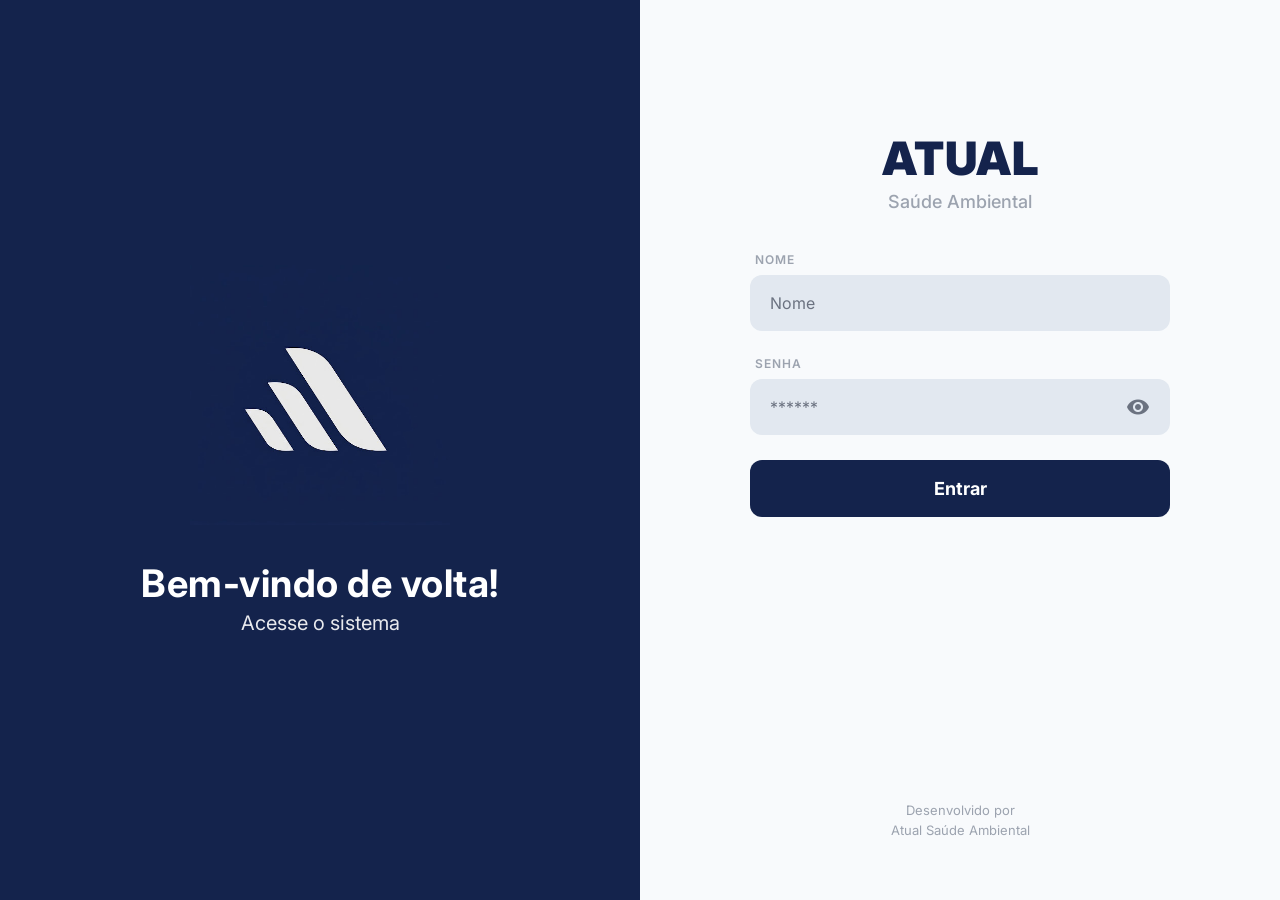
<file: orcamentos/index.html>
<!DOCTYPE html>
<html lang="pt-BR">

<head>
    <meta charset="UTF-8">
    <meta name="viewport" content="width=device-width, initial-scale=1.0, maximum-scale=1.0, user-scalable=no">
    <title>Sistema de Orçamentos - Atual Saúde Ambiental</title>

    <link href="https://fonts.googleapis.com/css2?family=Inter:wght@400;500;600;700&display=swap" rel="stylesheet">
    <link href="https://fonts.googleapis.com/icon?family=Material+Icons" rel="stylesheet">

    <link href="https://cdn.quilljs.com/1.3.6/quill.snow.css" rel="stylesheet">

    <script>
        if (sessionStorage.getItem("sessaoAtiva") !== "true") {
            window.location.href = "../index.html";
        }
    </script>

    <link rel="stylesheet" href="stylebase.css">
    <link rel="stylesheet" media="screen and (max-width: 1024px)" href="stylemobile.css">
    <link rel="stylesheet" media="screen and (min-width: 1025px)" href="styledesktop.css">
</head>

<body>

    <!-- LOADER GLOBAL PADRONIZADO -->
    <div id="loader" class="global-loader" style="display: none;">
        <div class="loader-box">
            <div class="spinner"></div>
            <div class="spinner-text" id="loader-text">Aguarde...</div>
        </div>
    </div>

    <!-- MODAL CUSTOMIZADO -->
    <div id="modal-sistema" class="modal-overlay">
        <div class="modal-box">
            <p id="modal-texto" style="font-size: 16px; margin-bottom: 20px; color: #1f2937; line-height: 1.5;"></p>
            <div id="modal-botoes" class="modal-actions" style="display: flex; justify-content: center; gap: 15px;">
                <!-- Botões injetados via JS -->
            </div>
        </div>
    </div>

    <div id="app-container" class="dashboard-container">

        <!-- NAVBAR PADRÃO -->
        <div class="navbar">
            <h1><span class="material-icons" style="color: var(--primary-color);">request_quote</span> Gestão de
                Orçamentos</h1>
            <div style="display:flex; align-items:center;">
                <a href="../index.html" class="btn-voltar-portal">
                    <span class="material-icons" style="font-size:16px;">arrow_back</span> Voltar
                </a>
                <span style="font-size: 13px; color:#4b5563; margin-right: 15px;">Olá, <strong id="displayUsuario"
                        style="color:#111827;">...</strong></span>
                <span class="btn-sair" onclick="fazerLogout()">Sair</span>
            </div>
        </div>

        <!-- ==============================================
             VISÃO 1: PAINEL DE CONTROLE (DASHBOARD)
             ============================================== -->
        <div id="view-dashboard" class="view-section active content">

            <div class="metrics-container">
                <div class="card-metric">
                    <span>Total Registrado</span>
                    <strong id="total-registrado">0</strong>
                </div>
            </div>

            <div class="action-bar">
                <button class="btn-action btn-historico" onclick="alternarTela('historico')">
                    <span class="material-icons" style="font-size:18px;">manage_search</span> Histórico
                </button>
                <button class="btn-action btn-novo" onclick="alternarTela('formulario')">
                    <span class="material-icons" style="font-size:18px;">add_circle</span> Novo Orçamento
                </button>
            </div>

            <div class="table-container">
                <h3>Últimas emissões</h3>
                <div style="overflow-x: auto;">
                    <table class="styled-table">
                        <thead>
                            <tr>
                                <th style="width: 30%;">Cliente</th>
                                <th style="width: 20%;">Data</th>
                                <th style="width: 20%;">Valor</th>
                                <th style="width: 15%; text-align: center;">Código</th>
                                <th style="width: 15%; text-align: center;">Ações</th>
                            </tr>
                        </thead>
                        <tbody id="tabela-dashboard">
                            <tr>
                                <td colspan="5" style="text-align: center; color: #6b7280; padding: 25px;">
                                    <div style="display: flex; align-items: center; justify-content: center; gap: 10px; white-space: nowrap;">
                                        <span>Carregando dados...</span>
                                        <div class="spinner"
                                            style="width: 18px; height: 18px; border-width: 3px; margin: 0; flex-shrink: 0;">
                                        </div>
                                    </div>
                                </td>
                            </tr>
                        </tbody>
                    </table>
                </div>
            </div>
        </div>

        <!-- ==============================================
             VISÃO 2: HISTÓRICO COMPLETO
             ============================================== -->
        <div id="view-historico" class="view-section content hidden">
            <div style="display:flex; justify-content:space-between; align-items:center; margin-bottom: 20px;">
                <!-- Classe titulo-tela adicionada para controlo de cor dinâmico via JS/CSS -->
                <h2 class="titulo-tela" style="margin:0; font-size: 20px; transition: color 0.3s;">Histórico de
                    Orçamentos</h2>
                <button class="btn-action btn-historico" onclick="alternarTela('dashboard')">
                    <span class="material-icons" style="font-size:18px;">arrow_back</span> Voltar
                </button>
            </div>

            <div class="filtros-card">
                <div class="form-grid" style="align-items: end;">
                    <div class="form-group">
                        <label class="title-label">Cliente:</label>
                        <input type="text" id="filtro-cliente" class="form-input" placeholder="Nome do cliente">
                    </div>
                    <div class="form-group">
                        <label class="title-label">Código:</label>
                        <input type="text" id="filtro-codigo" class="form-input" placeholder="Ex: ABC1234O">
                    </div>
                    <div class="form-group">
                        <label class="title-label">De:</label>
                        <input type="date" id="filtro-data-inicio" class="form-input">
                    </div>
                    <div class="form-group">
                        <label class="title-label">Até:</label>
                        <input type="date" id="filtro-data-fim" class="form-input">
                    </div>
                </div>
                <div style="display: flex; gap: 8px; justify-content: flex-end; margin-top: 15px;">
                    <button class="btn-action btn-historico" onclick="limparFiltros()"><span class="material-icons"
                            style="font-size:18px;">clear_all</span> Limpar</button>
                    <button class="btn-action btn-novo" onclick="aplicarFiltros()"><span class="material-icons"
                            style="font-size:18px;">search</span> Buscar</button>
                </div>
            </div>

            <div class="table-container">
                <div style="overflow-x: auto;">
                    <table class="styled-table">
                        <thead>
                            <tr>
                                <th style="width: 30%;">Cliente</th>
                                <th style="width: 20%;">Data</th>
                                <th style="width: 20%;">Valor</th>
                                <th style="width: 15%; text-align: center;">Código</th>
                                <th style="width: 15%; text-align: center;">Ações</th>
                            </tr>
                        </thead>
                        <tbody id="tabela-historico">
                            <tr>
                                <td colspan="5" style="text-align: center; color: #6b7280; padding: 25px;">
                                    <div style="display: flex; align-items: center; justify-content: center; gap: 10px; white-space: nowrap;">
                                        <span>Carregando dados...</span>
                                        <div class="spinner"
                                            style="width: 18px; height: 18px; border-width: 3px; margin: 0; flex-shrink: 0;">
                                        </div>
                                    </div>
                                </td>
                            </tr>
                        </tbody>
                    </table>
                </div>

                <!-- Controles de Paginação -->
                <div class="pagination-container">
                    <button id="btn-prev" class="btn-action btn-historico" onclick="mudarPagina(-1)">Anterior</button>
                    <span id="pagina-info" class="page-info">Página 1</span>
                    <button id="btn-next" class="btn-action btn-historico" onclick="mudarPagina(1)">Próxima</button>
                </div>
            </div>
        </div>

        <!-- ==============================================
             VISÃO 3: FORMULÁRIO DE NOVO ORÇAMENTO
             ============================================== -->
        <div id="view-formulario" class="view-section content hidden">
            <!-- Título 'Preenchimento' removido, mantendo o botão Voltar encostado à direita -->
            <div style="display:flex; justify-content:flex-end; align-items:center; margin-bottom: 20px;">
                <button class="btn-action btn-historico" onclick="alternarTela('dashboard')">
                    <span class="material-icons" style="font-size:18px;">arrow_back</span> Voltar
                </button>
            </div>

            <div class="form-card">
                <div class="form-header">
                    <h2>Novo Orçamento</h2>
                    <p>Preencha os dados abaixo para gerar um novo orçamento.</p>
                </div>

                <form id="form-orcamento">
                    <!-- Dados Principais -->
                    <div class="section-block">
                        <div class="form-section-title" style="margin-top: 0;">Dados Principais</div>
                        <div class="form-grid" style="grid-template-columns: 1fr;">
                            <div class="form-group"><label class="title-label" for="cliente">Cliente *</label><input
                                    type="text" class="form-input" id="cliente" placeholder="Nome do cliente ou empresa"
                                    required></div>
                            <div class="form-group"><label class="title-label" for="endereco">Endereço *</label><input
                                    type="text" class="form-input" id="endereco" required></div>
                        </div>
                        <div class="form-grid">
                            <div class="form-group"><label class="title-label" for="dataEmissao">Data de Emissão
                                    *</label><input type="date" class="form-input" id="dataEmissao" required></div>
                            <div class="form-group"><label class="title-label" for="valor">Valor Global (R$)
                                    *</label><input type="number" class="form-input" id="valor" step="0.01"
                                    placeholder="Ex: 150.00" required></div>
                        </div>
                    </div>

                    <!-- Seleção de Serviços -->
                    <div class="section-block" style="background-color: #f8fafc; border-color: #cbd5e1;">
                        <div class="form-section-title" style="margin-top: 0;">Serviços a Executar</div>
                        <div class="grid-checkboxes-3">
                            <label class="checkbox-label"><input type="checkbox" id="master-desinsetizacao"
                                    onchange="acaoDesinsetizacao(this.checked)"> Desinsetização</label>
                            <label class="checkbox-label"><input type="checkbox" id="master-descupinizacao"
                                    onchange="toggleSecao('sec-descupinizacao', this.checked); atualizarGarantia(); sincronizarServicoParaPraga('descupinizacao', this.checked)">
                                Descupinização</label>
                            <label class="checkbox-label"><input type="checkbox" id="master-desratizacao"
                                    onchange="atualizarGarantia(); sincronizarServicoParaPraga('desratizacao', this.checked)">
                                Desratização</label>
                            <label class="checkbox-label"><input type="checkbox" id="master-caramujos"
                                    onchange="atualizarGarantia(); sincronizarServicoParaPraga('caramujos', this.checked)">
                                Controle de Caramujos</label>
                            <label class="checkbox-label"><input type="checkbox" id="master-reservatorios"
                                    onchange="atualizarGarantia()"> Limpeza de Reservatórios</label>
                            <label class="checkbox-label"><input type="checkbox" id="master-capina"
                                    onchange="atualizarGarantia()"> Capina Química</label>
                        </div>
                    </div>

                    <!-- Sub-opções Desinsetização -->
                    <div id="sec-desinsetizacao" class="section-block" style="display: none;">
                        <div class="form-section-title" style="margin-top: 0;">Opções de Desinsetização</div>
                        <div class="form-grid">
                            <div>
                                <div class="sub-section-title">Insetos e Aracnídeos</div>
                                <div class="checkbox-group">
                                    <label class="checkbox-label"><input type="checkbox" id="b1-pulverizacao">
                                        Pulverização</label>
                                    <label class="checkbox-label"><input type="checkbox" id="b1-gel"> Aplicação de
                                        gel</label>
                                    <label class="checkbox-label"><input type="checkbox" id="b1-polvilhamento">
                                        Polvilhamento</label>
                                    <label class="checkbox-label"><input type="checkbox" id="b1-spray"> Aplicação em
                                        spray</label>
                                </div>
                            </div>
                            <div>
                                <div class="sub-section-title">Insetos Alados</div>
                                <div class="checkbox-group">
                                    <label class="checkbox-label"><input type="checkbox" id="b2-pulverizacao-repouso">
                                        Pulverização (Residencial)</label>
                                    <label class="checkbox-label"><input type="checkbox" id="b2-pulverizacao-focos">
                                        Pulverização (Comercial)</label>
                                    <label class="checkbox-label"><input type="checkbox" id="b2-atomizacao"> Atomização
                                        (UBV)</label>
                                    <label class="checkbox-label"><input type="checkbox" id="b2-termonebulizacao">
                                        Termonebulização (Fumacê)</label>
                                    <label class="checkbox-label"><input type="checkbox" id="b2-armadilhas"> Armadilhas
                                        Luminosas (Arandela)</label>
                                </div>
                            </div>
                        </div>
                    </div>

                    <!-- Sub-opções Descupinização -->
                    <div id="sec-descupinizacao" class="section-block" style="display: none;">
                        <div class="form-section-title" style="margin-top: 0;">Opções de Descupinização</div>
                        <div class="checkbox-group">
                            <label class="checkbox-label"><input type="checkbox" id="b5-injecao"> Injeção localizada
                                e/ou pulverização</label>
                            <label class="checkbox-label"><input type="checkbox" id="b5-pincelamento"> Pincelamento
                                técnico</label>
                            <label class="checkbox-label"><input type="checkbox" id="b5-barreira"> Barreira química
                                perimetral</label>
                            <label class="checkbox-label"><input type="checkbox" id="b5-cobertura-livre"> Tratamento em
                                coberturas (acesso livre)</label>
                            <label class="checkbox-label"><input type="checkbox" id="b5-cobertura-forrada"> Tratamento
                                em coberturas (cobertura forrada)</label>
                        </div>
                    </div>

                    <!-- Pragas e Documentação -->
                    <div class="section-block">
                        <div class="form-section-title" style="margin-top: 0;">Pragas Alvo</div>
                        <div class="form-group">
                            <div class="grid-checkboxes-3">
                                <label class="checkbox-label"><input type="checkbox" name="praga" id="praga-baratas"
                                        value="Baratas"> Baratas</label>
                                <label class="checkbox-label"><input type="checkbox" name="praga" id="praga-formigas"
                                        value="Formigas"> Formigas</label>
                                <label class="checkbox-label"><input type="checkbox" name="praga" id="praga-cupins"
                                        value="Cupins" onchange="sincronizarPragaParaServico('cupins', this.checked)">
                                    Cupins</label>
                                <label class="checkbox-label"><input type="checkbox" name="praga" id="praga-roedores"
                                        value="Roedores"
                                        onchange="sincronizarPragaParaServico('roedores', this.checked)">
                                    Roedores</label>
                                <label class="checkbox-label"><input type="checkbox" name="praga" id="praga-moscas"
                                        value="Moscas"> Moscas</label>
                                <label class="checkbox-label"><input type="checkbox" name="praga" id="praga-mosquitos"
                                        value="Mosquitos"> Mosquitos</label>
                                <label class="checkbox-label"><input type="checkbox" name="praga" id="praga-carrapatos"
                                        value="Carrapatos"> Carrapatos</label>
                                <label class="checkbox-label"><input type="checkbox" name="praga" id="praga-pulgas"
                                        value="Pulgas"> Pulgas</label>
                                <label class="checkbox-label"><input type="checkbox" name="praga" id="praga-escorpioes"
                                        value="Escorpiões"> Escorpiões</label>
                                <label class="checkbox-label"><input type="checkbox" name="praga" id="praga-aranhas"
                                        value="Aranhas"> Aranhas</label>
                                <label class="checkbox-label"><input type="checkbox" name="praga" id="praga-caramujos"
                                        value="Caramujos"
                                        onchange="sincronizarPragaParaServico('caramujos', this.checked)">
                                    Caramujos</label>
                                <label class="checkbox-label"><input type="checkbox" id="praga-outros"
                                        onchange="toggleOutros()"> Outros</label>
                            </div>
                            <input type="text" id="praga-outros-texto" class="form-input"
                                placeholder="Especifique outras pragas..." style="display: none; margin-top: 10px;">
                        </div>
                    </div>

                    <div class="section-block">
                        <div class="form-section-title" style="margin-top: 0;">Documentação Inclusa</div>
                        <div class="checkbox-group">
                            <label class="checkbox-label"><input type="checkbox" id="b8-certificado"> Comprovante de
                                Execução / Certificado (RDC nº 622/2022)</label>
                            <label class="checkbox-label"><input type="checkbox" id="b8-cronograma"> Cronograma Anual de
                                Atividades</label>
                            <label class="checkbox-label"><input type="checkbox" id="b8-fds"> Fichas com Dados de
                                Segurança (FDS)</label>
                            <label class="checkbox-label"><input type="checkbox" id="b8-mapeamento"> Mapeamento de
                                Dispositivos</label>
                            <label class="checkbox-label"><input type="checkbox" id="b8-relatorio-inspecao"> Planilha de
                                Inspeção de Dispositivos</label>
                            <label class="checkbox-label"><input type="checkbox" id="b8-relatorio-quantitativo">
                                Relatórios Quantitativos</label>
                            <label class="checkbox-label"><input type="checkbox" id="b8-relatorio-naoconformidade">
                                Relatório de Não-Conformidades</label>
                        </div>
                    </div>

                    <!-- Detalhamento e Garantia -->
                    <div class="section-block" style="border: none; padding: 0;">
                        <div class="form-section-title">Considerações Finais</div>
                        <div class="form-group" style="margin-bottom: 20px;">
                            <label class="title-label" for="detalhamento">Detalhamento do Serviço (Opcional):</label>
                            <div id="editor-detalhamento" style="height: 150px; background: white;"></div>
                        </div>
                        <div class="form-group">
                            <label class="title-label" for="garantia">Garantias Aplicadas (Editável / Opcional):</label>
                            <textarea id="garantia" class="form-input" rows="4"
                                placeholder="Marque os serviços acima para preencher automaticamente ou digite livremente..."></textarea>
                        </div>
                    </div>

                    <div class="form-actions"
                        style="display: flex; gap: 12px; margin-top: 32px; justify-content: flex-end;">
                        <button type="button" class="btn-cancel" onclick="alternarTela('dashboard')">Cancelar</button>
                        <button type="button" id="btn-gerar" class="btn-action btn-novo" onclick="enviarFormulario()">
                            <span class="material-icons" style="font-size:18px;">request_quote</span> Gerar Orçamento
                        </button>
                    </div>
                </form>
            </div>
        </div>
    </div> <!-- FIM DO APP-CONTAINER -->

    <!-- Scripts e lógicas da aplicação -->
    <script src="https://cdn.quilljs.com/1.3.6/quill.min.js"></script>
    <script>
        document.addEventListener("DOMContentLoaded", function () {
            const nomeUsuario = sessionStorage.getItem("nomeUsuario") || "Usuário";
            const display = document.getElementById('displayUsuario');
            if (display) display.innerText = nomeUsuario;
        });

        function fazerLogout() {
            sessionStorage.clear();
            window.location.href = "../index.html";
        }
    </script>
    <script src="script.js"></script>

</body>

</html>
</file>
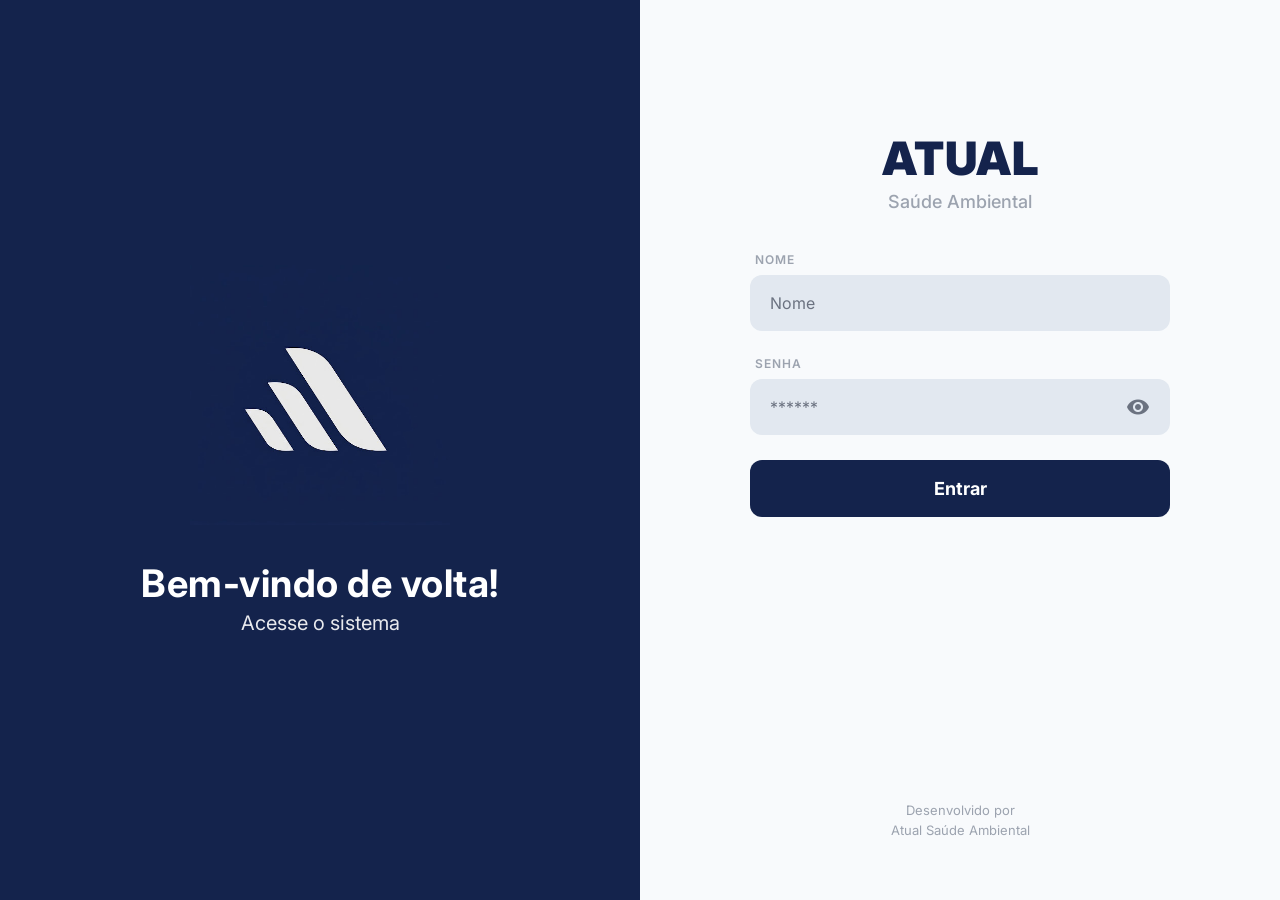
<file: recibos/index.html>
<!DOCTYPE html>
<html lang="pt-BR">

<head>
    <meta charset="UTF-8">
    <meta name="viewport" content="width=device-width, initial-scale=1.0, maximum-scale=1.0, user-scalable=no">
    <title>Sistema de Recibos - Atual Saúde Ambiental</title>

    <!-- Padronização: Fontes Inter e Material Icons Exclusivo -->
    <link href="https://fonts.googleapis.com/icon?family=Material+Icons" rel="stylesheet">
    <link href="https://fonts.googleapis.com/css2?family=Inter:wght@400;600;700&display=swap" rel="stylesheet">

    <link rel="manifest" href="../manifest.json">

    <!-- Proteção de Sessão Unificada -->
    <script>
        if (sessionStorage.getItem("sessaoAtiva") !== "true") {
            window.location.href = "../index.html";
        }
    </script>

    <link rel="stylesheet" href="stylebase.css">
    <link rel="stylesheet" media="screen and (max-width: 1024px)" href="stylemobile.css">
    <link rel="stylesheet" media="screen and (min-width: 1025px)" href="styledesktop.css">
</head>

<body>

    <!-- LOADER GLOBAL (Apenas para gerar/apagar) -->
    <div id="loader" class="global-loader" style="display: none;">
        <div class="loader-box">
            <div class="spinner"></div>
            <div class="spinner-text" id="loader-text">Aguarde...</div>
        </div>
    </div>

    <div id="app-container" class="dashboard-container">

        <!-- NAVBAR PADRÃO (Com Botão Voltar, Saudação e Sair) -->
        <div class="navbar">
            <h1><span class="material-icons" style="color:#004481;">receipt_long</span> Gestão de Recibos</h1>
            <div style="display:flex; align-items:center;">
                <a href="../index.html" class="btn-voltar-portal">
                    <span class="material-icons" style="font-size:16px;">arrow_back</span> Voltar
                </a>
                <span style="font-size: 13px; color:#4b5563; margin-right: 15px;">Olá, <strong id="displayUsuario"
                        style="color:#111827;">...</strong></span>
                <span class="btn-sair" onclick="fazerLogout()">Sair</span>
            </div>
        </div>

        <!-- MODAL: ESCOLHA DO TIPO DE RECIBO -->
        <div id="modalEscolhaRecibo" class="modal-overlay">
            <div class="modal-box">
                <h3 style="color: var(--primary-color); margin-bottom: 10px;">Novo Recibo</h3>
                <p style="font-size: 14px; color: #6b7280; margin-bottom: 20px;">Selecione onde deseja salvar:</p>

                <div style="display: flex; flex-direction: column; gap: 12px;">
                    <button onclick="selecionarTipoFormulario('form')" class="btn-opcao btn-imovel"
                        style="background: linear-gradient(135deg, #004481 0%, #003366 100%);">
                        <span class="material-icons">home</span> Imóvel
                    </button>
                    <button onclick="selecionarTipoFormulario('form-veiculo')" class="btn-opcao btn-veiculo"
                        style="background: linear-gradient(135deg, #0ea5e9 0%, #0284c7 100%);">
                        <span class="material-icons">directions_car</span> Veículo
                    </button>
                </div>

                <button class="btn-cancel" style="width: 100%; margin-top: 15px;"
                    onclick="fecharModalEscolhaRecibo()">Cancelar</button>
            </div>
        </div>

        <!-- =========================================
         VIEW: DASHBOARD
         ========================================= -->
        <div id="view-dashboard" class="view-section active content">

            <div class="dash-tabs" style="flex-wrap: wrap; justify-content: center;">
                <button id="tab-dash-imovel" class="tab-btn active" onclick="alternarDashboard('imovel')">
                    <span class="material-icons" style="font-size:18px;">home</span> Imóveis
                </button>
                <button id="tab-dash-veiculo" class="tab-btn" onclick="alternarDashboard('veiculo')">
                    <span class="material-icons" style="font-size:18px;">directions_car</span> Veículos
                </button>
            </div>

            <!-- Estrutura Padronizada das Métricas -->
            <div class="metrics-container">
                <div class="card-metric">
                    <span style="text-transform: uppercase; font-size: 12px;">Total Registrado</span>
                    <strong id="dash-total-display">0</strong>
                </div>
            </div>

            <!-- Estrutura Padronizada de Ações -->
            <div class="action-bar">
                <!-- Texto simplificado para "Histórico" -->
                <button class="btn-action btn-historico" onclick="mudarAba('historico')">
                    <span class="material-icons" style="font-size:18px;">manage_search</span> Histórico
                </button>
                <button class="btn-action btn-novo" onclick="abrirModalEscolhaRecibo()">
                    <span class="material-icons" style="font-size:18px;">add_circle</span> Novo Recibo
                </button>
            </div>

            <div class="table-container">
                <h3 style="margin-top:0; color:#111827; font-size:16px; margin-bottom:15px;" id="dash-tabela-titulo">
                    Últimas emissões</h3>
                <div style="overflow-x: auto;">
                    <table class="styled-table" id="tabela-ultimos-dashboard">
                        <thead>
                            <tr>
                                <th style="width: 30%;">Cliente</th>
                                <th style="width: 20%;">Data</th>
                                <th style="width: 20%;">Valor</th>
                                <th style="width: 15%; text-align: center;">Código</th>
                                <th style="width: 15%; text-align: center;">Ações</th>
                            </tr>
                        </thead>
                        <tbody>
                            <!-- Loader embutido -->
                            <tr>
                                <td colspan="5" style="text-align: center; color: #6b7280; padding: 25px;">
                                    <div
                                        style="display: flex; align-items: center; justify-content: center; gap: 10px; white-space: nowrap;">
                                        <span>Carregando dados...</span>
                                        <div class="spinner"
                                            style="width: 18px; height: 18px; border-width: 3px; margin: 0; flex-shrink: 0;">
                                        </div>
                                    </div>
                                </td>
                            </tr>
                        </tbody>
                    </table>
                </div>
            </div>
        </div>

        <!-- =========================================
         VIEW: HISTÓRICO
         ========================================= -->
        <div id="view-historico" class="view-section content">
            <div style="display:flex; justify-content:space-between; align-items:center; margin-bottom: 20px;">
                <!-- Adicionada classe .titulo-tela para mudar cor em modo escuro -->
                <h2 class="titulo-tela" style="margin:0; font-size: 20px; transition: color 0.3s;">Histórico de Recibos
                </h2>
                <button class="btn-action btn-historico" onclick="mudarAba('dashboard')">
                    <span class="material-icons" style="font-size:18px;">arrow_back</span> Voltar
                </button>
            </div>

            <!-- ABAS IDÊNTICAS AO PAINEL -->
            <div class="dash-tabs" style="flex-wrap: wrap; justify-content: center;">
                <button id="btn-hist-imoveis" class="tab-btn active" onclick="mudarFiltroHistorico('imoveis')">
                    <span class="material-icons" style="font-size:18px;">home</span> Imóveis
                </button>
                <button id="btn-hist-veiculos" class="tab-btn" onclick="mudarFiltroHistorico('veiculos')">
                    <span class="material-icons" style="font-size:18px;">directions_car</span> Veículos
                </button>
            </div>

            <div class="table-container">
                <div style="overflow-x: auto;">
                    <table class="styled-table" id="tabela-historico">
                        <thead>
                            <tr>
                                <th style="width: 30%;">Cliente</th>
                                <th style="width: 20%;">Data</th>
                                <th style="width: 20%;">Valor</th>
                                <th style="width: 15%; text-align: center;">Código</th>
                                <th style="width: 15%; text-align: center;">Ações</th>
                            </tr>
                        </thead>
                        <tbody>
                            <!-- Loader embutido -->
                            <tr>
                                <td colspan="5" style="text-align: center; color: #6b7280; padding: 25px;">
                                    <div
                                        style="display: flex; align-items: center; justify-content: center; gap: 10px; white-space: nowrap;">
                                        <span>Carregando dados...</span>
                                        <div class="spinner"
                                            style="width: 18px; height: 18px; border-width: 3px; margin: 0; flex-shrink: 0;">
                                        </div>
                                    </div>
                                </td>
                            </tr>
                        </tbody>
                    </table>
                </div>

                <div class="pagination-container">
                    <button class="btn-action btn-historico" id="btn-prev-page"
                        onclick="mudarPagina(-1)">Anterior</button>
                    <span class="page-info" id="info-page">Página 1 de 1</span>
                    <button class="btn-action btn-historico" id="btn-next-page"
                        onclick="mudarPagina(1)">Próxima</button>
                </div>
            </div>
        </div>

        <!-- FORMULÁRIO 1: GERAL (IMÓVEIS) -->
        <div id="view-form" class="view-section content">
            <!-- Título "Preenchimento" removido, mantendo botão voltar -->
            <div style="display:flex; justify-content:flex-end; align-items:center; margin-bottom: 20px;">
                <button class="btn-action btn-historico" onclick="mudarAba('dashboard')">
                    <span class="material-icons" style="font-size:18px;">arrow_back</span> Voltar
                </button>
            </div>

            <div class="form-card">
                <div class="form-header">
                    <h2 id="titulo-form">Novo Recibo de Imóveis</h2>
                    <p>Preencha os dados abaixo para salvar no sistema.</p>
                </div>

                <div id="alertaEdicao" class="alert-warning"
                    style="display:none; background-color: #fffbeb; color: #b45309; border: 1px solid #fde68a; padding: 15px; border-radius: 8px; margin-bottom: 20px; justify-content: space-between; align-items: center;">
                    <span>⚠️ <b>MODO DE EDIÇÃO:</b> Editando Recibo <span id="spanIdEdicao"></span></span>
                    <button type="button" class="btn-action btn-historico" onclick="cancelarEdicao()">Cancelar
                        Edição</button>
                </div>

                <form id="reciboForm">
                    <div class="form-section-title">Dados Principais</div>
                    <div class="form-grid">
                        <div class="form-group" style="grid-column: 1 / -1;">
                            <label class="title-label">Cliente *</label>
                            <div class="input-group-row">
                                <input type="text" id="cliente" class="form-input" required
                                    placeholder="Nome ou Razão Social">
                                <button type="button" id="btnAbrirImportacao" class="btn-importar"><span
                                        class="material-icons" style="font-size:18px;">cloud_download</span>
                                    Importar</button>
                            </div>
                        </div>
                        <div class="form-group" style="grid-column: 1 / -1;">
                            <label class="title-label">Data do Recibo *</label>
                            <input type="date" id="data_recibo" class="form-input" required>
                        </div>
                    </div>

                    <div class="form-group" style="margin-top: 15px;">
                        <label class="title-label">Tipo de Documento:</label>
                        <div class="servicos-checkboxes"
                            style="display: flex; gap: 15px; background: #f8f9fa; padding: 12px; border-radius: 8px; border: 1px solid #e5e7eb;">
                            <label class="option-lbl"><input type="radio" name="tipo_pessoa" value="F" checked>
                                Física</label>
                            <label class="option-lbl"><input type="radio" name="tipo_pessoa" value="J"> Jurídica</label>
                        </div>
                    </div>
                    <div class="form-group" style="margin-bottom: 15px;">
                        <label class="title-label" id="docLabel">CPF</label>
                        <input type="text" id="cpf_cnpj" class="form-input" placeholder="000.000.000-00">
                    </div>

                    <div class="form-section-title">Valor Global</div>
                    <div class="form-grid">
                        <div class="form-group">
                            <label class="title-label">Valor Total (R$) *</label>
                            <input type="text" id="valor_numerico" class="form-input" required placeholder="0,00">
                        </div>
                        <div class="form-group" style="grid-column: 1 / -1;">
                            <label class="title-label">Valor por Extenso</label>
                            <input type="text" id="valor_por_extenso" class="form-input" required readonly>
                        </div>
                    </div>

                    <div class="form-section-title">Descrição dos Serviços (Até 5 itens)</div>
                    <div id="blocos-imoveis-container"></div>

                    <button type="button" id="btnAddItem" class="btn-action btn-historico"
                        style="width: 100%; border: 2px dashed #cbd5e1; background: transparent; margin-bottom: 20px;"><span
                            class="material-icons" style="font-size: 16px;">add</span> Adicionar outro serviço</button>

                    <!-- CAIXA DE SELEÇÃO: DADOS BANCÁRIOS -->
                    <div class="form-group"
                        style="background: #f8fafc; padding: 15px; border-radius: 8px; border: 1px solid #cbd5e1; display: flex; flex-direction: row; align-items: center; gap: 10px;">
                        <input type="checkbox" id="incluir_dados_bancarios"
                            style="width: 18px; height: 18px; cursor: pointer; margin: 0; accent-color: #004481;">
                        <label for="incluir_dados_bancarios"
                            style="margin: 0; cursor: pointer; font-size: 14px; font-weight: 600; color: #004481;">Incluir
                            Dados Bancários no Recibo</label>
                    </div>

                    <div class="form-actions">
                        <button type="button" class="btn-cancel" onclick="mudarAba('dashboard')">Cancelar</button>
                        <button type="submit" id="btnSubmit" class="btn-action btn-novo"><span class="material-icons"
                                style="font-size: 18px;">receipt_long</span> Salvar e Gerar Recibo</button>
                    </div>
                </form>
            </div>
        </div>

        <!-- FORMULÁRIO 2: VEÍCULOS -->
        <div id="view-form-veiculo" class="view-section content">
            <!-- Título "Preenchimento" removido -->
            <div style="display:flex; justify-content:flex-end; align-items:center; margin-bottom: 20px;">
                <button class="btn-action btn-historico" onclick="mudarAba('dashboard')">
                    <span class="material-icons" style="font-size:18px;">arrow_back</span> Voltar
                </button>
            </div>

            <div class="form-card">
                <div class="form-header">
                    <h2 id="titulo-form-veiculo">Novo Recibo de Veículos</h2>
                    <p>Preencha os dados abaixo para salvar no sistema.</p>
                </div>

                <div id="alertaEdicaoVeiculo" class="alert-warning"
                    style="display:none; background-color: #fffbeb; color: #b45309; border: 1px solid #fde68a; padding: 15px; border-radius: 8px; margin-bottom: 20px; justify-content: space-between; align-items: center;">
                    <span>⚠️ <b>MODO DE EDIÇÃO:</b> Editando Recibo Veículo <span
                            id="spanIdEdicaoVeiculo"></span></span>
                    <button type="button" class="btn-action btn-historico" onclick="cancelarEdicao()">Cancelar
                        Edição</button>
                </div>

                <form id="reciboVeiculoForm">
                    <div class="form-section-title">Dados do Cliente</div>
                    <div class="form-grid">
                        <div class="form-group" style="grid-column: 1 / -1;">
                            <label class="title-label">Cliente *</label>
                            <div class="input-group-row">
                                <input type="text" id="cliente_v" class="form-input" required
                                    placeholder="Nome ou Razão Social">
                                <button type="button" id="btnAbrirImportacaoVeiculo" class="btn-importar"><span
                                        class="material-icons" style="font-size:18px;">cloud_download</span>
                                    Importar</button>
                            </div>
                        </div>
                        <div class="form-group" style="grid-column: 1 / -1;">
                            <label class="title-label">Data do Recibo *</label>
                            <input type="date" id="data_recibo_v" class="form-input" required>
                        </div>
                    </div>

                    <div class="form-group" style="margin-top: 15px;">
                        <label class="title-label">Tipo de Documento:</label>
                        <div class="servicos-checkboxes"
                            style="display: flex; gap: 15px; background: #f8f9fa; padding: 12px; border-radius: 8px; border: 1px solid #e5e7eb;">
                            <label class="option-lbl"><input type="radio" name="tipo_pessoa_v" value="F" checked>
                                Física</label>
                            <label class="option-lbl"><input type="radio" name="tipo_pessoa_v" value="J">
                                Jurídica</label>
                        </div>
                    </div>
                    <div class="form-group" style="margin-bottom: 15px;">
                        <label class="title-label" id="docLabel_v">CPF</label>
                        <input type="text" id="cpf_cnpj_v" class="form-input" placeholder="000.000.000-00">
                    </div>

                    <div class="form-section-title">Valor Global</div>
                    <div class="form-grid">
                        <div class="form-group">
                            <label class="title-label">Valor Total (R$) *</label>
                            <input type="text" id="valor_numerico_v" class="form-input" required placeholder="0,00">
                        </div>
                        <div class="form-group" style="grid-column: 1 / -1;">
                            <label class="title-label">Valor por Extenso</label>
                            <input type="text" id="valor_por_extenso_v" class="form-input" required readonly>
                        </div>
                    </div>

                    <div class="form-section-title">Dados do Serviço e Veículo</div>
                    <div class="form-grid">
                        <div class="form-group" style="grid-column: 1 / -1;">
                            <label class="title-label">Serviço Executado *</label>
                            <select id="servico_v" class="form-select form-input" required>
                                <option value="">Selecione o serviço...</option>
                                <option value="Desinsetização">Desinsetização</option>
                                <option value="Limpeza e desinfecção do tanque">Limpeza e desinfecção do tanque</option>
                            </select>
                        </div>
                        <div class="form-group" style="grid-column: 1 / -1;">
                            <label class="title-label">Placa do Veículo *</label>
                            <input type="text" id="placa_v" class="form-input" required placeholder="Ex: ABC-1234"
                                style="text-transform: uppercase;">
                        </div>
                        <div class="form-group" style="grid-column: 1 / -1;">
                            <label class="title-label">Data da Execução *</label>
                            <input type="date" id="data_execucao_v" class="form-input" required>
                        </div>
                        <div class="form-group" style="grid-column: 1 / -1;">
                            <label class="title-label">Garantia *</label>
                            <select id="garantia_select_v" class="form-select form-input" onchange="toggleOutroV()"
                                required>
                                <option value="">Selecione...</option>
                                <option value="30 dias">30 dias</option>
                                <option value="60 dias">60 dias</option>
                                <option value="90 dias">90 dias</option>
                                <option value="180 dias">180 dias</option>
                                <option value="Outro">Outro...</option>
                            </select>
                            <input type="text" id="garantia_outro_v" class="form-input"
                                style="display:none; margin-top:8px;" placeholder="Digite a garantia">
                        </div>
                    </div>

                    <!-- CAIXA DE SELEÇÃO: DADOS BANCÁRIOS -->
                    <div class="form-group"
                        style="background: #f8fafc; padding: 15px; border-radius: 8px; border: 1px solid #cbd5e1; display: flex; flex-direction: row; align-items: center; gap: 10px; margin-top: 15px;">
                        <input type="checkbox" id="incluir_dados_bancarios_v"
                            style="width: 18px; height: 18px; cursor: pointer; margin: 0; accent-color: #004481;">
                        <label for="incluir_dados_bancarios_v"
                            style="margin: 0; cursor: pointer; font-size: 14px; font-weight: 600; color: #004481;">Incluir
                            Dados Bancários no Recibo</label>
                    </div>

                    <div class="form-actions">
                        <button type="button" class="btn-cancel" onclick="mudarAba('dashboard')">Cancelar</button>
                        <button type="submit" id="btnSubmitVeiculo" class="btn-action btn-novo"
                            style="background-color: #0ea5e9;"><span class="material-icons"
                                style="font-size: 18px;">directions_car</span> Salvar Recibo Veículo</button>
                    </div>
                </form>
            </div>
        </div>

    </div> <!-- FIM DO APP-CONTAINER -->

    <!-- MODAL IMPORTAÇÃO -->
    <div id="modalImportacao" class="modal-overlay">
        <div class="modal-box md">
            <div
                style="display: flex; justify-content: space-between; align-items: center; margin-bottom: 15px; border-bottom: 1px solid #e5e7eb; padding-bottom: 10px;">
                <h3 style="color: var(--primary-color); display:flex; align-items:center; gap:8px;"><span
                        class="material-icons">search</span> Importar Serviços</h3>
                <button class="icon-btn" onclick="fecharModalImportacao()" style="background:none;"><span
                        class="material-icons">close</span></button>
            </div>
            <div class="form-group">
                <input type="text" id="buscaModal" class="form-input" placeholder="🔍 Digite o nome do cliente...">
            </div>
            <div class="list-group-import"
                style="max-height: 250px; overflow-y: auto; margin-top: 10px; border: 1px solid #e5e7eb; border-radius: 8px;">
                <table style="width: 100%; border-collapse: collapse; font-size: 13px;" id="tabelaServicos">
                    <thead style="background: #f8fafc; position: sticky; top: 0; z-index: 1;">
                        <tr>
                            <th style="padding:12px; border-bottom:1px solid #e5e7eb; width:40px;">Sel.</th>
                            <th style="padding:12px; border-bottom:1px solid #e5e7eb;">Cliente</th>
                            <th id="thServicoPlaca" style="padding:12px; border-bottom:1px solid #e5e7eb;">Serviço</th>
                            <th style="padding:12px; border-bottom:1px solid #e5e7eb;">Data</th>
                        </tr>
                    </thead>
                    <tbody></tbody>
                </table>
            </div>
            <div
                style="display: flex; justify-content: space-between; align-items: center; margin-top: 15px; border-top: 1px solid #e5e7eb; padding-top: 15px;">
                <span id="contadorSelecao" style="font-weight:bold; color:#6b7280; font-size:14px;">0
                    selecionados</span>
                <div style="display:flex; gap: 10px;">
                    <button type="button" class="btn-cancel" id="btnCancelarModal">Cancelar</button>
                    <button type="button" class="btn-action btn-novo" id="btnConfirmarModal">Confirmar</button>
                </div>
            </div>
        </div>
    </div>

    <!-- MODAIS CUSTOMIZADOS (ALERTA E CONFIRMAÇÃO) -->
    <div id="customAlert" class="modal-overlay">
        <div class="modal-box">
            <div id="customAlertMsg" style="font-size: 16px; margin-bottom: 25px; color: #1f2937; line-height: 1.5;">
            </div>
            <button class="btn-action btn-novo" style="width: 100%;" onclick="fecharAlerta()">OK</button>
        </div>
    </div>

    <div id="customConfirm" class="modal-overlay">
        <div class="modal-box">
            <span class="material-icons" style="font-size: 48px; color: #ef4444; margin-bottom: 10px;">warning</span>
            <div id="customConfirmMsg" style="font-size: 16px; margin-bottom: 20px; color: #1f2937; line-height: 1.5;">
            </div>
            <div class="modal-actions">
                <button class="btn-cancel" onclick="fecharConfirmacao()">Cancelar</button>
                <button class="btn-action" style="background-color: #ef4444; color: white;"
                    id="btnCustomConfirmAcao">Apagar</button>
            </div>
        </div>
    </div>

    <script>
        document.addEventListener("DOMContentLoaded", function () {
            const nomeUsuario = sessionStorage.getItem("nomeUsuario") || "Usuário";
            const display = document.getElementById('displayUsuario');
            if (display) display.innerText = nomeUsuario;
        });
        function fazerLogout() {
            sessionStorage.clear();
            window.location.href = "../index.html";
        }
    </script>

    <!-- Scripts Modulares em Ordem de Execução -->
    <script src="script-utils.js"></script>
    <script src="script-ui.js"></script>
    <script src="script-api.js"></script>

</body>

</html>
</file>
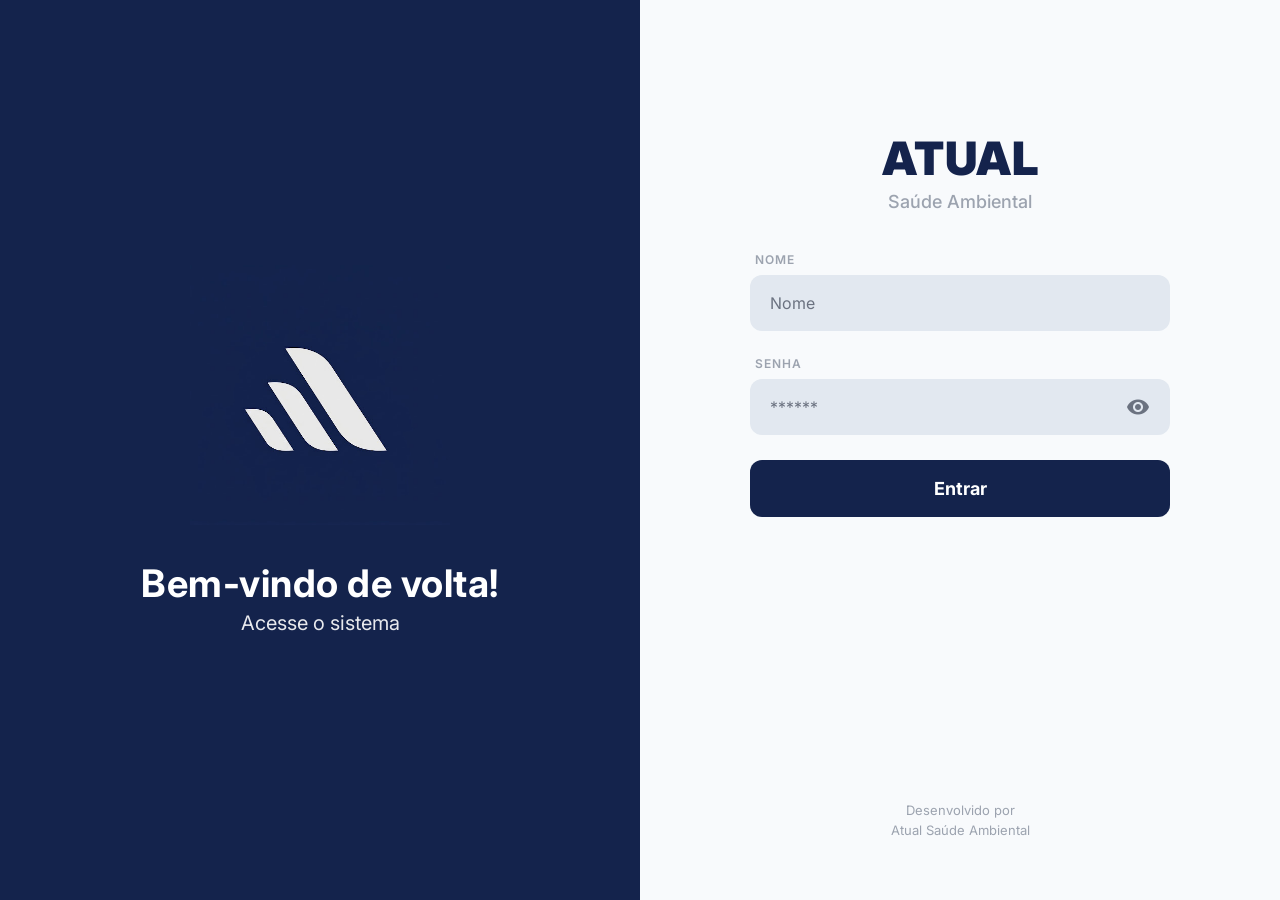
<file: relatorios/index.html>
<!DOCTYPE html>
<html lang="pt-BR">

<head>
  <meta charset="UTF-8">
  <meta name="viewport"
    content="width=device-width, initial-scale=1.0, maximum-scale=1.0, minimum-scale=1.0, user-scalable=no, viewport-fit=cover">
  <title>Sistema de Gestão - Relatórios</title>

  <link href="https://fonts.googleapis.com/icon?family=Material+Icons" rel="stylesheet">
  <link href="https://fonts.googleapis.com/css2?family=Inter:wght@400;600;700&display=swap" rel="stylesheet">

  <!-- Link para o Manifest do PWA -->
  <link rel="manifest" href="../manifest.json">

  <!-- Porteiro Visual: Verifica se o usuário passou pelo menu principal -->
  <script>
    if (sessionStorage.getItem("sessaoAtiva") !== "true") {
      window.location.href = "../index.html";
    }
  </script>

  <!-- Estilos (Padrão Ouro) -->
  <link rel="stylesheet" href="stylebase.css">
  <link rel="stylesheet" media="screen and (max-width: 1024px)" href="stylemobile.css">
  <link rel="stylesheet" media="screen and (min-width: 1025px)" href="styledesktop.css">
</head>

<body>

  <!-- Toast Nativo -->
  <div id="toast">Mensagem...</div>

  <!-- MODAL CUSTOMIZADO GERAL (Avisos e Confirmações) -->
  <div id="modal-sistema" class="modal-overlay">
    <div class="modal-box">
      <p id="modal-texto" style="font-size: 16px; margin-bottom: 20px; color: #1f2937; line-height: 1.5;"></p>
      <div id="modal-botoes" class="modal-actions" style="display: flex; justify-content: center; gap: 15px;">
        <!-- Botões injetados via JS -->
      </div>
    </div>
  </div>

  <div id="app-container" class="dashboard-container">

    <div class="navbar">
      <h1><span class="material-icons" style="color:var(--primary-color);">assignment_turned_in</span> Relatórios</h1>
      <div style="display:flex; align-items:center;">
        <a href="../index.html" class="btn-voltar-portal">
          <span class="material-icons" style="font-size:16px;">arrow_back</span> Voltar
        </a>
        <span style="font-size: 13px; color:#4b5563; margin-right: 15px;">Olá, <strong id="displayUsuario"
            style="color:#111827;">...</strong></span>
        <span class="btn-sair" onclick="fazerLogout()">Sair</span>
      </div>
    </div>

    <div class="content">

      <!-- ========================================== -->
      <!-- VIEW 1: DASHBOARD PRINCIPAL                -->
      <!-- ========================================== -->
      <div id="view-dashboard" class="view-section active">
        <div class="dash-tabs" style="flex-wrap: wrap; justify-content: center;">
          <button class="tab-btn active" id="tabImovel" onclick="mudarAbaDashboard('Imovel')"><span
              class="material-icons" style="font-size:18px;">home</span> Imóveis</button>
          <button class="tab-btn" id="tabVeiculo" onclick="mudarAbaDashboard('Veiculo')"><span class="material-icons"
              style="font-size:18px;">directions_car</span> Veículos</button>
        </div>

        <div class="metrics-container">
          <div class="card-metric">
            <span id="lblTotal">Total de Imóveis</span>
            <strong id="dashTotal">0</strong>
          </div>
        </div>

        <div class="action-bar">
          <button class="btn-action btn-historico" onclick="abrirHistorico()"><span class="material-icons"
              style="font-size:18px;">manage_search</span> Histórico</button>
          <button class="btn-action btn-novo" onclick="abrirModalSelecao()"><span class="material-icons"
              style="font-size:18px;">add_circle</span> Novo Registro</button>
        </div>

        <div class="table-container">
          <h3 class="titulo-tela" style="margin-top:0; color:#111827; font-size:16px; margin-bottom: 15px;">Últimas
            emissões</h3>
          <div style="overflow-x: auto;">
            <table class="styled-table">
              <thead>
                <tr>
                  <th style="width: 25%;">Cliente</th>
                  <th style="width: 20%;">Endereço</th>
                  <th style="width: 15%;">Serviço</th>
                  <th style="width: 10%;">Data</th>
                  <th style="width: 10%; text-align: center;">Código</th>
                  <th style="width: 15%; text-align: center;">Docs</th>
                  <th style="width: 5%; text-align: center;">Ações</th>
                </tr>
              </thead>
              <tbody id="tabelaRecentes">
                <tr>
                  <td colspan="7" style="text-align: center; color: #6b7280; padding: 25px;">
                    <div style="display: flex; align-items: center; justify-content: center; gap: 10px; white-space: nowrap;">
                      <span>Carregando dados...</span>
                      <div class="spinner"
                        style="width: 18px; height: 18px; border-width: 3px; margin: 0; flex-shrink: 0;">
                      </div>
                    </div>
                  </td>
                </tr>
              </tbody>
            </table>
          </div>
        </div>
      </div>

      <!-- ========================================== -->
      <!-- VIEW 2: HISTÓRICO COMPLETO                 -->
      <!-- ========================================== -->
      <div id="view-historico" class="view-section">
        <div style="display:flex; justify-content:space-between; align-items:center; margin-bottom:20px;">
          <h2 class="titulo-tela" style="margin:0; font-size: 20px; transition: color 0.3s;">Histórico de Serviços</h2>
          <button onclick="fecharHistorico()" class="btn-action btn-historico">
            <span class="material-icons" style="font-size:18px;">arrow_back</span> Voltar
          </button>
        </div>

        <!-- FILTROS SEPARADOS EM CARD -->
        <div class="filtros-card">
          <!-- ABAS DENTRO DO HISTÓRICO -->
          <div class="dash-tabs"
            style="border:none; margin-bottom: 20px; justify-content: center; flex-wrap: wrap; background: transparent;">
            <button class="tab-btn active" id="tabHistImovel" onclick="mudarAbaHistorico('Imovel')">Imóveis</button>
            <button class="tab-btn" id="tabHistVeiculo" onclick="mudarAbaHistorico('Veiculo')">Veículos</button>
          </div>

          <div class="form-grid" style="align-items: end;">
            <div class="form-group">
              <label class="title-label" style="font-size: 11px; text-transform: uppercase;">Cliente</label>
              <input type="text" id="filtroCliente" class="form-input" placeholder="Cliente...">
            </div>
            <div class="form-group" id="containerFiltroEndereco">
              <label class="title-label" style="font-size: 11px; text-transform: uppercase;">Local</label>
              <input type="text" id="filtroEndereco" class="form-input" placeholder="Endereço...">
            </div>
            <div class="form-group" id="containerFiltroPlaca" style="display:none;">
              <label class="title-label" style="font-size: 11px; text-transform: uppercase;">Local</label>
              <input type="text" id="filtroPlaca" class="form-input" placeholder="Placa...">
            </div>
            <div class="form-group">
              <label class="title-label" style="font-size: 11px; text-transform: uppercase;">Serviço</label>
              <input type="text" id="filtroServico" class="form-input" placeholder="Serviço...">
            </div>
            <div class="form-group">
              <label class="title-label" style="font-size: 11px; text-transform: uppercase;">Data Inicial</label>
              <input type="date" id="filtroDataInicio" class="form-input">
            </div>
            <div class="form-group">
              <label class="title-label" style="font-size: 11px; text-transform: uppercase;">Data Final</label>
              <input type="date" id="filtroDataFim" class="form-input">
            </div>

            <!-- BOTÕES MOVIDOS PARA DENTRO DO GRID (3ª Coluna) -->
            <div style="display: flex; gap: 10px; margin-bottom: 10px; height: 43px;">
              <button class="btn-action btn-historico" onclick="limparFiltros()"
                style="flex: 1; margin: 0; justify-content: center;">
                <span class="material-icons" style="font-size:18px;">clear_all</span> Limpar
              </button>
              <button class="btn-action btn-novo" onclick="paginaAtual=1; carregarHistorico()"
                style="flex: 1; margin: 0; justify-content: center;">
                <span class="material-icons" style="font-size:18px;">search</span> Buscar
              </button>
            </div>
          </div>
        </div>

        <div class="table-container">
          <div style="overflow-x: auto;">
            <table class="styled-table">
              <thead>
                <tr>
                  <th style="width: 25%;">Cliente</th>
                  <th style="width: 20%;" id="thIdentificacao">Endereço</th>
                  <th style="width: 10%;">Data</th>
                  <th style="width: 15%;">Serviço</th>
                  <th style="width: 10%; text-align: center;">Código</th>
                  <th style="width: 15%; text-align: center;">Docs</th>
                  <th style="width: 5%; text-align: center;">Ações</th>
                </tr>
              </thead>
              <tbody id="tabelaHistorico">
                <tr>
                  <td colspan="7" style="text-align: center; color: #6b7280; padding: 25px;">
                    <div style="display: flex; align-items: center; justify-content: center; gap: 10px; white-space: nowrap;">
                      <span>Carregando dados...</span>
                      <div class="spinner"
                        style="width: 18px; height: 18px; border-width: 3px; margin: 0; flex-shrink: 0;">
                      </div>
                    </div>
                  </td>
                </tr>
              </tbody>
            </table>
          </div>
          <div class="pagination-container">
            <button class="btn-action btn-historico" id="btnAnt" onclick="mudarPagina(-1)">Anterior</button>
            <span class="page-info" id="infoPagina">Página 1 de 1</span>
            <button class="btn-action btn-historico" id="btnProx" onclick="mudarPagina(1)">Próxima</button>
          </div>
        </div>
      </div>

      <!-- ========================================== -->
      <!-- VIEW 3: FORMULÁRIOS                        -->
      <!-- ========================================== -->
      <div id="view-formulario" class="view-section">

        <div style="display:flex; justify-content:flex-end; align-items:center; margin-bottom:20px;">
          <button onclick="fecharFormulario()" class="btn-action btn-historico">
            <span class="material-icons" style="font-size:18px;">arrow_back</span> Voltar
          </button>
        </div>

        <div class="form-card">
          <div class="form-header">
            <h2 id="tituloFormulario" class="titulo-tela" style="color: var(--primary-color);">Novo Registro</h2>
            <p>Preencha os dados abaixo para salvar no sistema.</p>
          </div>

          <form id="formulario">

            <div class="form-section-title">Dados Principais</div>

            <div class="form-grid">
              <div class="form-group" style="grid-column: 1 / -1;">
                <label class="title-label">Cliente</label>
                <div class="input-group-row">
                  <input type="text" id="campo1" class="form-input" placeholder="Nome do Cliente" required>
                  <button type="button" class="btn-importar" onclick="abrirModalClientes()" id="btnImportarCliente"
                    title="Importar da lista">
                    <span class="material-icons" style="font-size:18px;">cloud_download</span> Importar
                  </button>
                </div>
              </div>
              <div class="form-group" style="grid-column: 1 / -1;">
                <label class="title-label" id="lblCampo2">Endereço</label>
                <input type="text" id="campo2" class="form-input" required>
              </div>
            </div>

            <div class="form-section-title">Execução</div>

            <div class="form-grid">
              <div class="form-group">
                <label class="title-label">Data Realização</label>
                <input type="date" id="campo5" class="form-input" required>
              </div>
              <div class="form-group">
                <label class="title-label">Horário (Entrada / Saída)</label>
                <div class="time-group">
                  <input type="time" id="campo3" class="form-input" required>
                  <input type="time" id="campo4" class="form-input">
                </div>
              </div>
            </div>

            <div class="form-section-title">Garantia & Colaboradores</div>

            <div class="form-grid">
              <div class="form-group">
                <label class="title-label">Garantia</label>
                <select id="selectGarantia" class="form-input">
                  <option value="30">30 dias</option>
                  <option value="60">60 dias</option>
                  <option value="90">90 dias</option>
                  <option value="180">180 dias</option>
                  <option value="360">360 dias</option>
                  <option value="720">720 dias</option>
                  <option value="Outro">Outro...</option>
                </select>
                <input type="number" id="campo6_manual" class="form-input" style="margin-top:5px; display:none;"
                  placeholder="Digite os dias...">
              </div>

              <div class="form-group">
                <label class="title-label">Validade (Calculada)</label>
                <input type="date" id="campo7" class="form-input" readonly>
              </div>

              <div class="form-group" style="grid-column: 1 / -1;">
                <label class="title-label">Equipe Técnica</label>
                <div class="multiselect">
                  <div class="selectBox" onclick="toggleCheckboxes()">
                    <select class="form-input">
                      <option id="texto-selecao">Selecione os colaboradores...</option>
                    </select>
                    <div class="overSelect"></div>
                  </div>
                  <div id="checkboxes"><label style="color:#999; padding:10px;">Carregando lista...</label></div>
                </div>
                <input type="text" id="campo8_manual" class="form-input" style="margin-top:5px; display:none;"
                  placeholder="Nome do colaborador extra...">
              </div>
            </div>

            <div class="form-section-title">Detalhes do Serviço</div>

            <div class="form-group" style="grid-column: 1 / -1;">
              <label class="title-label">Tipo de Serviço</label>
              <select id="campo9" class="form-input"></select>
            </div>

            <div class="form-group" style="margin-top:10px; grid-column: 1 / -1;">
              <input type="text" id="descReservatorio" class="form-input"
                placeholder="Descreva os reservatórios (Ex: 1x 1000L + Cisterna)..." style="display:none;">
            </div>

            <div class="form-actions">
              <button type="button" class="btn-cancel" onclick="fecharFormulario()">Cancelar</button>
              <button type="submit" id="btnSalvarForm" class="btn-action btn-novo"><span class="material-icons"
                  style="font-size: 18px;">save</span> Salvar Registro</button>
            </div>

          </form>
        </div>
      </div>

    </div>
  </div>

  <!-- MODAIS RESTANTES -->
  <div id="modal-selecao" class="modal-overlay">
    <div class="modal-box">
      <h3 style="color: var(--primary-color); margin-bottom: 10px;">Novo Registro</h3>
      <p style="font-size: 14px; color: #6b7280;">Selecione onde deseja salvar:</p>
      <p style="font-size: 14px; color: #6b7280; margin-bottom: 20px;">Selecione onde deseja salvar:</p>

      <div style="display: flex; flex-direction: column; gap: 12px; margin-top: 20px;">
        <div style="display: flex; flex-direction: column; gap: 12px;">
          <button class="btn-opcao btn-imovel" onclick="iniciarRegistro('Imovel')"><span
              class="material-icons">home</span> Imóveis</button>
          <button class="btn-opcao btn-veiculo" onclick="iniciarRegistro('Veiculo')"><span
              class="material-icons">directions_car</span> Veículos</button>
        </div>

        <button class="btn-cancel" style="width: 100%; margin-top: 15px;"
          onclick="document.getElementById('modal-selecao').style.display='none'">Cancelar</button>
      </div>
    </div>

    <div id="modal-clientes" class="modal-overlay" style="z-index: 4000;">
      <div class="modal-box md">
        <div
          style="display: flex; justify-content: space-between; align-items: center; margin-bottom: 15px; border-bottom: 1px solid var(--cor-borda); padding-bottom: 10px;">
          <h3 style="color: var(--primary-color); display:flex; align-items:center; gap:8px;"><span
              class="material-icons">search</span> Importar Cliente</h3>
          <button class="icon-btn" onclick="document.getElementById('modal-clientes').style.display='none'"><span
              class="material-icons">close</span></button>
        </div>

        <div class="form-group">
          <input type="text" id="buscaCliente" class="form-input" placeholder="🔍 Buscar nome..."
            onkeyup="filtrarListaClientes()">
        </div>

        <div id="listaClientes" class="list-group-import">
          <div style="padding:20px; text-align:center; color:#999;">Carregando...</div>
        </div>
      </div>
    </div>

    <div id="modal-salvando" class="modal-overlay" style="z-index: 4000; display: none;">
      <div class="modal-box"
        style="text-align: center; padding: 40px; display: flex; flex-direction: column; align-items: center;">
        <div class="spinner" style="width: 40px; height: 40px; border-width: 4px; margin-bottom: 20px;"></div>
        <h3 style="margin: 0; color: var(--primary-color); font-size: 18px;">Salvando Registro...</h3>
        <p style="color: #6b7280; margin-top: 10px; font-size: 14px;">Gerando PDFs e atualizando a base de dados.</p>
      </div>
    </div>

    <!-- Ligação para o novo ficheiro JavaScript -->
    <script src="script.js"></script>
</body>

</html>
</file>
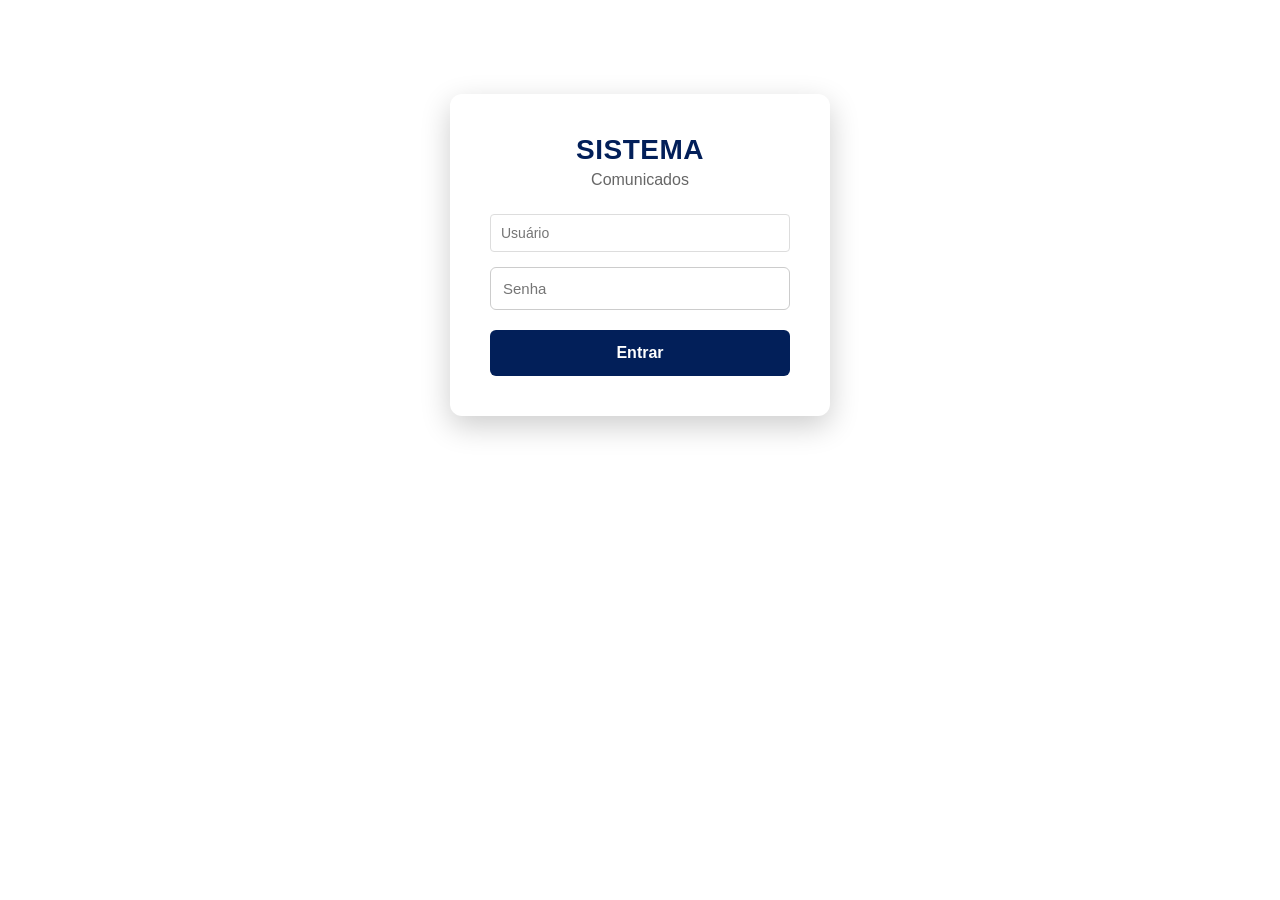
<file: comunicados.html>
<!DOCTYPE html>
<html lang="pt-BR">
<head>
    <meta charset="UTF-8">
    <meta name="viewport" content="width=device-width, initial-scale=1.0">
    <title>Gestão de Serviços</title>
    <style>
        :root {
            --primary-color: #021f59;
            --success-color: #28a745;
            --error-color: #dc3545;
            --bg-body: transparent; 
            --bg-container: #e9ecef; 
            --text-color: #333;
            --border-color: #ddd;
        }

        * { box-sizing: border-box; margin: 0; padding: 0; font-family: 'Segoe UI', Tahoma, Geneva, Verdana, sans-serif; }

        body { background-color: var(--bg-body); color: var(--text-color); padding: 20px; }

        /* ================================
           BLOQUEADOR DE TELA GLOBAL (Atualizado)
           ================================ */
        #global-loader {
            position: fixed; top: 0; left: 0; width: 100%; height: 100%;
            background: transparent; /* Fundo invisível para não atrapalhar o visual */
            z-index: 9999;
            display: flex; align-items: center; justify-content: center;
        }
        #global-loader.hidden { display: none !important; }
        
        .loader-box {
            background: white;
            padding: 20px 30px;
            border-radius: 12px;
            box-shadow: 0 4px 15px rgba(0,0,0,0.2);
            display: flex; flex-direction: column; align-items: center;
        }
        
        .spinner {
            border: 4px solid #e2e8f0; border-top: 4px solid var(--primary-color);
            border-radius: 50%; width: 40px; height: 40px; animation: spin 1s linear infinite;
            margin-bottom: 10px;
        }
        .spinner-text { font-size: 15px; font-weight: 600; color: var(--primary-color); }
        @keyframes spin { 0% { transform: rotate(0deg); } 100% { transform: rotate(360deg); } }

        /* ================================
           ESTILOS DA TELA DE LOGIN
           ================================ */
        .login-overlay {
            position: fixed; top: 0; left: 0; width: 100%; height: 100%;
            background-color: transparent; 
            display: flex; align-items: flex-start; justify-content: center; 
            padding-top: 2.5cm; 
            z-index: 3000;
        }
        .card-login {
            background: white; padding: 40px; border-radius: 12px;
            box-shadow: 0 10px 30px rgba(0,0,0,0.2); width: 90%; max-width: 380px;
            text-align: center;
        }
        .card-login h2 { color: var(--primary-color); margin-bottom: 5px; font-size: 28px; font-weight: 800; letter-spacing: 0.5px; text-transform: uppercase; }
        .card-login p.subtitle { color: #666; font-size: 16px; margin-bottom: 25px; }
        .login-input { width: 100%; padding: 12px; margin-bottom: 15px; border: 1px solid #ccc; border-radius: 6px; font-size: 15px; outline: none; transition: border-color 0.3s; }
        .login-input:focus { border-color: var(--primary-color); }
        .btn-login { background-color: var(--primary-color); color: white; width: 100%; padding: 14px; border: none; border-radius: 6px; font-size: 16px; font-weight: bold; cursor: pointer; transition: opacity 0.3s; margin-top: 5px; }
        .btn-login:hover { opacity: 0.9; }

        /* ================================
           ESTILOS DO PAINEL
           ================================ */
        .dashboard-container { width: 100%; max-width: 1200px; margin: 0 auto; }
        .top-bar-actions { display: flex; justify-content: flex-end; gap: 15px; margin-bottom: 15px; }
        .panel-box { background: var(--bg-container); padding: 25px; border-radius: 12px; box-shadow: 0 4px 15px rgba(0,0,0,0.2); min-height: 70vh; }
        .panel-header { margin-bottom: 20px; display: flex; flex-direction: column; align-items: flex-start; }
        .panel-header-top { display: flex; justify-content: space-between; width: 100%; align-items: center; }
        .panel-header h2 { font-size: 20px; color: #2c3e50; }

        .tab-container { display: flex; gap: 10px; margin-top: 15px; overflow-x: auto; overflow-y: hidden; width: 100%; border-bottom: 1px solid #ccc; height: 45px; align-items: flex-end; scrollbar-width: none; -ms-overflow-style: none; }
        .tab-container::-webkit-scrollbar { display: none; }
        .tab-btn { background: transparent; border: none; padding: 8px 15px; cursor: pointer; font-size: 14px; font-weight: 600; color: #6b7280; border-bottom: 3px solid transparent; transition: all 0.3s; white-space: nowrap; margin-bottom: -1px; height: auto; }
        .tab-btn:hover { color: var(--primary-color); }
        .tab-btn.active { color: var(--primary-color); border-bottom-color: var(--primary-color); }

        .btn { display: flex; align-items: center; justify-content: center; gap: 8px; padding: 10px 20px; border-radius: 6px; cursor: pointer; font-weight: bold; font-size: 14px; transition: all 0.2s; border: none; }
        .btn:hover:not(:disabled) { opacity: 0.9; transform: translateY(-1px); }
        .btn:disabled { opacity: 0.5; cursor: not-allowed; }
        
        .btn-historico { background-color: #ffffff; color: #333; border: 1px solid #ccc; }
        .btn-novo { background-color: var(--primary-color); color: white; }
        .btn-block { width: 100%; margin-top: 15px; }
        .btn-importar { display: flex; align-items: center; justify-content: center; gap: 6px; background-color: #e2e8f0; border: 1px solid #cbd5e1; color: #374151; font-weight: 600; font-size: 14px; border-radius: 6px; padding: 0 16px; cursor: pointer; transition: background-color 0.2s; height: 100%; }
        .btn-importar:hover { background-color: #cbd5e1; }

        .table-container { overflow-x: auto; width: 100%; }
        table { width: 100%; border-collapse: collapse; min-width: 800px; background: transparent; table-layout: fixed; }
        th, td { padding: 15px 10px; text-align: left; border-bottom: 1px solid #d1d5db; font-size: 14px; vertical-align: middle; }
        th { color: #6b7280; font-weight: bold; font-size: 12px; text-transform: uppercase; white-space: nowrap; }
        tr:hover { background-color: rgba(255,255,255,0.4); } 
        .actions { display: flex; gap: 5px; align-items: center; justify-content: flex-start; }
        .icon-btn { background: none; border: none; cursor: pointer; color: #6b7280; display: flex; align-items: center; justify-content: center; padding: 5px; transition: transform 0.2s; }
        .icon-btn:hover { transform: scale(1.1); color: var(--primary-color); }
        .icon-btn.delete:hover { color: var(--error-color); }
        .icon-btn.share:hover { color: #28a745; }

        .form-grid { display: grid; grid-template-columns: repeat(auto-fit, minmax(200px, 1fr)); gap: 15px; margin-bottom: 15px; }
        .row-top { display: grid; grid-template-columns: 2fr 1fr 1.2fr; gap: 15px; margin-bottom: 15px; }
        .row-middle { display: grid; grid-template-columns: 2.5fr 1fr; gap: 15px; margin-bottom: 15px; }
        @media (max-width: 768px) { .row-top, .row-middle, .form-grid { grid-template-columns: 1fr; } }

        .form-group { display: flex; flex-direction: column; gap: 5px; }
        .centered-group { align-items: center; text-align: center; }
        .form-group label.title-label { font-size: 13px; font-weight: 600; color: var(--primary-color); text-align: left; width: 100%; }

        input[type="text"], input[type="date"], input[type="time"], input[type="number"], select, textarea { width: 100%; padding: 10px; border: 1px solid var(--border-color); border-radius: 4px; font-size: 14px; outline: none; transition: border-color 0.3s; }
        input:focus, select:focus, textarea:focus { border-color: var(--primary-color); }
        input:disabled { background-color: #e9ecef; cursor: not-allowed; }
        textarea { resize: vertical; min-height: 80px; }
        .time-group { display: flex; align-items: center; gap: 8px; justify-content: center; width: 100%; }
        .time-group span { font-size: 14px; font-weight: 500; }

        .servicos-checkboxes-geral, .servicos-checkboxes { display: flex; flex-wrap: wrap; gap: 10px 20px; background: #f8f9fa; border: 1px solid #eee; border-radius: 6px; padding: 10px; height: 100%; align-content: flex-start; }
        .servicos-checkboxes { display: grid; grid-template-columns: 1fr 1fr; gap: 8px; }
        .option-lbl { display: flex; align-items: center; gap: 5px; font-size: 13px; color: #444; cursor: pointer; }
        .lbl-outro { flex-direction: column; align-items: flex-start; width: 100%; grid-column: 1 / -1; }
        input[type="checkbox"], input[type="radio"] { width: 14px; height: 14px; margin: 0; cursor: pointer; }
        .input-outro { margin-top: 5px; padding: 6px; font-size: 12px; width: 100%; }

        .promo-section { grid-column: 1 / -1; display: grid; grid-template-columns: repeat(auto-fit, minmax(280px, 1fr)); gap: 15px; margin-top: 10px; margin-bottom: 15px; }
        .promo-card { background-color: white; border: 2px solid #e9ecef; border-radius: 12px; padding: 15px; display: flex; flex-direction: column; gap: 12px; cursor: pointer; transition: all 0.3s ease; }
        .promo-card.active { border-color: var(--primary-color); box-shadow: 0 4px 12px rgba(2, 31, 89, 0.15); background-color: #fcfdfe; }
        .promo-card-title { font-size: 15px; font-weight: bold; color: var(--primary-color); text-align: center; border-bottom: 1px solid #eee; padding-bottom: 8px; }
        .input-money-group { display: flex; align-items: center; gap: 8px; }
        .input-money-group span { font-weight: bold; color: #555; }
        .pragas-display { background: #f8f9fa; border: 1px solid #eee; border-radius: 6px; padding: 10px; font-size: 12px; color: #444; min-height: 60px; display: flex; flex-direction: column; text-align: left; }
        .pragas-display strong { color: var(--primary-color); margin-bottom: 4px; }
        
        .checkbox-section { grid-column: 1 / -1; margin-bottom: 15px; background-color: #f0f4f8; border-radius: 8px; padding: 15px; border: 1px dashed var(--primary-color); }
        .checkbox-container { display: grid; grid-template-columns: repeat(auto-fill, minmax(140px, 1fr)); gap: 15px; margin-top: 10px; }
        .checkbox-item { display: flex; align-items: center; gap: 8px; font-size: 13px; color: #333; cursor: pointer; }
        .checkbox-item.item-outro { flex-direction: column; align-items: flex-start; grid-column: 1 / -1; }

        .editor-container { border: 1px solid var(--border-color); border-radius: 4px; overflow: hidden; background: white; transition: border-color 0.3s; }
        .editor-container:focus-within { border-color: var(--primary-color); }
        .editor-toolbar { background: #f8f9fa; border-bottom: 1px solid var(--border-color); padding: 5px 10px; display: flex; justify-content: space-between; align-items: center; gap: 5px; }
        .editor-toolbar-group { display: flex; gap: 5px; }
        .editor-btn { background: none; border: 1px solid transparent; border-radius: 4px; cursor: pointer; padding: 4px 10px; font-size: 14px; color: #444; font-family: serif; }
        .editor-btn:hover { background: #e2e8f0; border-color: #cbd5e1; }
        .btn-modelo { font-family: 'Segoe UI', Tahoma, Geneva, Verdana, sans-serif; font-size: 12px; color: var(--primary-color); font-weight: 600; display: flex; align-items: center; gap: 4px; }
        .editor-content { padding: 10px; min-height: 100px; font-size: 14px; outline: none; text-align: left; background: white; }
        .editor-content[data-placeholder]:empty:before { content: attr(data-placeholder); color: #999; pointer-events: none; display: block; }

        .modal-overlay { position: fixed; top: 0; left: 0; width: 100%; height: 100%; background: rgba(0,0,0,0.6); display: none; align-items: center; justify-content: center; z-index: 1000; }
        .modal-box { background: white; padding: 25px; border-radius: 12px; width: 90%; max-width: 400px; text-align: center; box-shadow: 0 10px 25px rgba(0,0,0,0.3); }
        .modal-box.lg { max-width: 950px; max-height: 90vh; overflow-y: auto; text-align: left; }
        .modal-box.md { max-width: 600px; max-height: 90vh; overflow-y: auto; text-align: left; }
        .modal-actions { display: flex; justify-content: center; gap: 15px; margin-top: 20px; }
        .btn-cancel { background-color: #e9ecef; color: #333; }
        .btn-cancel:hover { background-color: #cbd5e1; }

        .filtros-historico { display: flex; gap: 10px; flex-wrap: wrap; background: #f8f9fa; padding: 15px; border-radius: 8px; border: 1px solid #eee; margin-top: 15px; align-items: flex-end; }
        .pagination-container { display: flex; justify-content: space-between; align-items: center; margin-top: 15px; padding-top: 15px; border-top: 1px solid #eee; }
        .page-info { font-size: 14px; font-weight: 600; color: #555; }

        .list-group-import { max-height: 350px; overflow-y: auto; margin-top: 15px; border: 1px solid #eee; border-radius: 8px; text-align: left; }
        .list-item-import { padding: 12px 15px; border-bottom: 1px solid #f1f1f1; cursor: pointer; transition: background 0.2s; display: flex; justify-content: space-between; align-items: center; }
        .list-item-import:hover { background: #f8f9fa; }
        .list-item-import strong { display: block; color: var(--primary-color); font-size: 14px; }
        .list-item-import span { font-size: 11px; color: #777; }
        .btn-select-import { font-size: 11px; padding: 4px 10px; border-radius: 12px; background: #e2e8f0; border: none; cursor: pointer; font-weight: 600; color: var(--primary-color); }
        .list-item-import:hover .btn-select-import { background: var(--primary-color); color: white; }

        #toast-container { position: fixed; top: 20px; right: 20px; z-index: 5000; }
        .toast { min-width: 250px; padding: 15px; border-radius: 4px; color: white; margin-bottom: 10px; opacity: 0; transform: translateX(100%); transition: all 0.3s ease-in-out; display: flex; align-items: center; justify-content: space-between; }
        .toast.show { opacity: 1; transform: translateX(0); }
        .toast.success { background-color: var(--success-color); }
        .toast.error { background-color: var(--error-color); }
    </style>
</head>
<body>

    <div id="toast-container"></div>

    <!-- BLOQUEADOR DE TELA COM CAIXA ELEGANTE E FUNDO INVISÍVEL -->
    <div id="global-loader" class="hidden">
        <div class="loader-box">
            <div class="spinner"></div>
            <div class="spinner-text" id="global-loader-text">Aguarde...</div>
        </div>
    </div>

    <!-- TELA DE LOGIN BLOQUEADORA -->
    <div id="telaLogin" class="login-overlay">
        <div class="card-login">
            <h2>SISTEMA</h2>
            <p class="subtitle">Comunicados</p>
            
            <form id="form-login" onsubmit="fazerLogin(event)">
                <input type="text" id="login-user" class="login-input" placeholder="Usuário" required>
                <input type="password" id="login-pass" class="login-input" placeholder="Senha" required>
                <button type="submit" class="btn-login" id="btn-entrar">Entrar</button>
            </form>
        </div>
    </div>

    <!-- PAINEL PRINCIPAL (OCULTO ATÉ O LOGIN) -->
    <div id="app-container" class="dashboard-container" style="display: none;">
        
        <div class="top-bar-actions">
            <button class="btn btn-historico" onclick="abrirModalHistorico()">
                <svg width="18" height="18" viewBox="0 0 24 24" fill="none" stroke="currentColor" stroke-width="2" stroke-linecap="round" stroke-linejoin="round"><path d="M12 20v-6M6 20V10M18 20V4"/></svg>
                Histórico
            </button>
            <button class="btn btn-novo" onclick="abrirModalSelecaoNovo()">
                <svg width="18" height="18" viewBox="0 0 24 24" fill="none" stroke="currentColor" stroke-width="2" stroke-linecap="round" stroke-linejoin="round"><circle cx="12" cy="12" r="10"/><line x1="12" y1="8" x2="12" y2="16"/><line x1="8" y1="12" x2="16" y2="12"/></svg>
                Novo Comunicado
            </button>
        </div>

        <div class="panel-box">
            <div class="panel-header">
                <div class="panel-header-top">
                    <h2>Últimos Comunicados</h2>
                </div>
                <div class="tab-container">
                    <button class="tab-btn active" onclick="setFiltroPrincipal('Dedetizacao', this)">Dedetização</button>
                    <button class="tab-btn" onclick="setFiltroPrincipal('Limpeza', this)">Limpeza de Reservatório</button>
                    <button class="tab-btn" onclick="setFiltroPrincipal('Termo', this)">Termonebulização</button>
                </div>
            </div>

            <div class="table-container">
                <table>
                    <thead>
                        <!-- REMOVIDA A COLUNA DE PREVISÃO -->
                        <tr>
                            <th style="width: 20%;">Data</th>
                            <th style="width: 40%;">Cliente</th>
                            <th style="width: 20%;">Serviço</th>
                            <th style="width: 20%;">Ações</th>
                        </tr>
                    </thead>
                    <tbody id="tabela-corpo-ultimos">
                    </tbody>
                </table>
            </div>
        </div>
    </div>
    
    <!-- MODAIS DO SISTEMA -->
    <div id="modal-selecao" class="modal-overlay">
        <div class="modal-box">
            <h3 style="color: var(--primary-color); margin-bottom: 10px;">Novo Comunicado</h3>
            <p style="font-size: 14px; color: #555;">Selecione o modelo do formulário que deseja preencher:</p>
            <div style="display: flex; flex-direction: column; gap: 12px; margin-top: 20px;">
                <button class="btn btn-novo" onclick="prepararFormularioNovo('modal-dedetizacao')">Dedetização</button>
                <button class="btn btn-novo" style="background-color: #17a2b8;" onclick="prepararFormularioNovo('modal-limpeza')">Limpeza de Reservatório</button>
                <button class="btn btn-novo" style="background-color: #f39c12; color: #333;" onclick="prepararFormularioNovo('modal-termo')">Termonebulização</button>
            </div>
            <button class="btn btn-cancel btn-block" onclick="fecharModal('modal-selecao')">Cancelar</button>
        </div>
    </div>

    <!-- MODAL DEDETIZAÇÃO -->
    <div id="modal-dedetizacao" class="modal-overlay">
        <div class="modal-box lg">
            <div style="display: flex; justify-content: space-between; align-items: center; margin-bottom: 20px; border-bottom: 1px solid #eee; padding-bottom: 10px;">
                <h3 style="color: var(--primary-color);" id="titulo-modal-dedetizacao">Comunicado - Dedetização</h3>
                <button class="icon-btn" onclick="fecharModal('modal-dedetizacao')"><svg width="24" height="24" viewBox="0 0 24 24" fill="none" stroke="#333" stroke-width="2" stroke-linecap="round" stroke-linejoin="round"><line x1="18" y1="6" x2="6" y2="18"/><line x1="6" y1="6" x2="18" y2="18"/></svg></button>
            </div>
            <form id="form-dedetizacao">
                <div class="row-top">
                    <div class="form-group">
                        <label class="title-label" for="cliente">Nome do Cliente</label>
                        <div style="display: flex; gap: 10px;">
                            <input type="text" id="cliente" required style="flex: 1;">
                            <button type="button" class="btn-importar" onclick="abrirModalImportacao('Dedetizacao')" title="Importar">
                                <svg width="18" height="18" viewBox="0 0 24 24" fill="none" xmlns="http://www.w3.org/2000/svg"><path d="M17.5 19C19.9853 19 22 16.9853 22 14.5C22 12.1325 20.176 10.1983 17.8576 10.0135C17.4334 6.61916 14.5369 4 11 4C7.13401 4 4 7.13401 4 11C4 11.1442 4.00438 11.2874 4.01294 11.4294C2.30214 12.0628 1 13.7388 1 15.5C1 17.9853 3.01472 20 5.5 20H17.5V19Z" fill="#374151"/><path d="M11 16L8 13H10V10H12V13H14L11 16Z" fill="#e2e8f0"/></svg> Importar
                            </button>
                        </div>
                    </div>
                    <div class="form-group centered-group">
                        <label class="title-label" for="data">Data do Serviço</label>
                        <input type="date" id="data" required style="max-width: 150px;">
                    </div>
                    <div class="form-group centered-group">
                        <label class="title-label">Previsão de Horário</label>
                        <div class="time-group">
                            <input type="time" id="hora-inicio" required style="width: 100px; padding: 8px;">
                            <span>às</span>
                            <input type="time" id="hora-fim" required style="width: 100px; padding: 8px;">
                        </div>
                    </div>
                </div>
                
                <div class="row-middle">
                    <div class="form-group">
                        <label class="title-label">Tipo de Serviço (Geral)</label>
                        <div class="servicos-checkboxes-geral">
                            <label class="option-lbl"><input type="checkbox" class="servico-geral-cb" value="Desinsetização"> Desinsetização</label>
                            <label class="option-lbl"><input type="checkbox" class="servico-geral-cb" value="Desratização"> Desratização</label>
                            <label class="option-lbl"><input type="checkbox" class="servico-geral-cb" value="Descupinização"> Descupinização</label>
                            <label class="option-lbl lbl-outro">
                                <div style="display: flex; gap: 5px;"><input type="checkbox" class="servico-geral-cb" value="Outro" id="serv-geral-outro-cb"> Outro</div>
                                <input type="text" id="serv-geral-outro-txt" class="input-outro hidden" placeholder="Qual serviço?">
                            </label>
                        </div>
                    </div>

                    <div class="form-group">
                        <label class="title-label">Vendedor Responsável</label>
                        <div class="servicos-checkboxes" style="height: 100%; display: flex; flex-direction: column; justify-content: center; gap: 15px;">
                            <label class="option-lbl"><input type="radio" name="vendedor" value="Heitor Diego" checked> Heitor Diego</label>
                            <label class="option-lbl"><input type="radio" name="vendedor" value="Gabriel Valero"> Gabriel Valero</label>
                        </div>
                    </div>
                </div>

                <div class="promo-section">
                    <div class="promo-card active" id="card-1" onclick="ativarCard(1)">
                        <div class="promo-card-title">Promocional 01</div>
                        <div class="input-money-group"><span>R$</span><input type="number" id="valor-1" step="0.01" min="0" placeholder="0.00"></div>
                        <div class="form-group">
                            <label class="title-label">Imóvel</label>
                            <select id="imovel-1" class="imovel-select"><option value="Apartamento">Apartamento</option><option value="Casa">Casa</option><option value="Outro">Outro</option></select>
                            <input type="text" id="imovel-outro-txt-1" class="input-outro hidden" placeholder="Qual imóvel?">
                        </div>
                        <div class="form-group">
                            <label class="title-label">Serviços</label>
                            <div class="servicos-checkboxes">
                                <label class="option-lbl"><input type="checkbox" class="servico-cb-1" value="Desinsetização"> Desinsetização</label>
                                <label class="option-lbl"><input type="checkbox" class="servico-cb-1" value="Desratização"> Desratização</label>
                                <label class="option-lbl"><input type="checkbox" class="servico-cb-1" value="Descupinização"> Descupinização</label>
                                <label class="option-lbl lbl-outro"><div style="display: flex; gap: 5px;"><input type="checkbox" class="servico-cb-1" value="Outro" id="serv-outro-cb-1"> Outro</div><input type="text" id="serv-outro-txt-1" class="input-outro hidden" placeholder="Qual serviço?"></label>
                            </div>
                        </div>
                        <div class="pragas-display"><strong>Pragas contempladas:</strong><span id="display-pragas-1">Nenhuma praga selecionada.</span></div>
                    </div>
                    <div class="promo-card" id="card-2" onclick="ativarCard(2)">
                        <div class="promo-card-title">Promocional 02</div>
                        <div class="input-money-group"><span>R$</span><input type="number" id="valor-2" step="0.01" min="0" placeholder="0.00"></div>
                        <div class="form-group">
                            <label class="title-label">Imóvel</label>
                            <select id="imovel-2" class="imovel-select"><option value="Apartamento">Apartamento</option><option value="Casa">Casa</option><option value="Outro">Outro</option></select>
                            <input type="text" id="imovel-outro-txt-2" class="input-outro hidden" placeholder="Qual imóvel?">
                        </div>
                        <div class="form-group">
                            <label class="title-label">Serviços</label>
                            <div class="servicos-checkboxes">
                                <label class="option-lbl"><input type="checkbox" class="servico-cb-2" value="Desinsetização"> Desinsetização</label>
                                <label class="option-lbl"><input type="checkbox" class="servico-cb-2" value="Desratização"> Desratização</label>
                                <label class="option-lbl"><input type="checkbox" class="servico-cb-2" value="Descupinização"> Descupinização</label>
                                <label class="option-lbl lbl-outro"><div style="display: flex; gap: 5px;"><input type="checkbox" class="servico-cb-2" value="Outro" id="serv-outro-cb-2"> Outro</div><input type="text" id="serv-outro-txt-2" class="input-outro hidden" placeholder="Qual serviço?"></label>
                            </div>
                        </div>
                        <div class="pragas-display"><strong>Pragas contempladas:</strong><span id="display-pragas-2">Nenhuma praga selecionada.</span></div>
                    </div>
                    <div class="promo-card" id="card-3" onclick="ativarCard(3)">
                        <div class="promo-card-title">Promocional 03</div>
                        <div class="input-money-group"><span>R$</span><input type="number" id="valor-3" step="0.01" min="0" placeholder="0.00"></div>
                        <div class="form-group">
                            <label class="title-label">Imóvel</label>
                            <select id="imovel-3" class="imovel-select"><option value="Apartamento">Apartamento</option><option value="Casa">Casa</option><option value="Outro">Outro</option></select>
                            <input type="text" id="imovel-outro-txt-3" class="input-outro hidden" placeholder="Qual imóvel?">
                        </div>
                        <div class="form-group">
                            <label class="title-label">Serviços</label>
                            <div class="servicos-checkboxes">
                                <label class="option-lbl"><input type="checkbox" class="servico-cb-3" value="Desinsetização"> Desinsetização</label>
                                <label class="option-lbl"><input type="checkbox" class="servico-cb-3" value="Desratização"> Desratização</label>
                                <label class="option-lbl"><input type="checkbox" class="servico-cb-3" value="Descupinização"> Descupinização</label>
                                <label class="option-lbl lbl-outro"><div style="display: flex; gap: 5px;"><input type="checkbox" class="servico-cb-3" value="Outro" id="serv-outro-cb-3"> Outro</div><input type="text" id="serv-outro-txt-3" class="input-outro hidden" placeholder="Qual serviço?"></label>
                            </div>
                        </div>
                        <div class="pragas-display"><strong>Pragas contempladas:</strong><span id="display-pragas-3">Nenhuma praga selecionada.</span></div>
                    </div>
                </div>

                <div class="checkbox-section">
                    <div class="form-group">
                        <label class="title-label" id="titulo-pragas-dinamico" style="font-size: 16px;">Pragas contempladas promocional 01</label>
                        <div class="checkbox-container">
                            <label class="checkbox-item"><input type="checkbox" class="praga-cb" value="BARATAS"> BARATAS</label>
                            <label class="checkbox-item"><input type="checkbox" class="praga-cb" value="FORMIGAS"> FORMIGAS</label>
                            <label class="checkbox-item"><input type="checkbox" class="praga-cb" value="CUPINS"> CUPINS</label>
                            <label class="checkbox-item"><input type="checkbox" class="praga-cb" value="ROEDORES"> ROEDORES</label>
                            <label class="checkbox-item"><input type="checkbox" class="praga-cb" value="MOSCAS"> MOSCAS</label>
                            <label class="checkbox-item"><input type="checkbox" class="praga-cb" value="MOSQUITOS"> MOSQUITOS</label>
                            <label class="checkbox-item"><input type="checkbox" class="praga-cb" value="CARRAPATOS"> CARRAPATOS</label>
                            <label class="checkbox-item"><input type="checkbox" class="praga-cb" value="PULGAS"> PULGAS</label>
                            <label class="checkbox-item"><input type="checkbox" class="praga-cb" value="ESCORPIÕES"> ESCORPIÕES</label>
                            <label class="checkbox-item"><input type="checkbox" class="praga-cb" value="CARAMUJOS"> CARAMUJOS</label>
                            <label class="checkbox-item item-outro"><div style="display: flex; gap: 8px;"><input type="checkbox" class="praga-cb" value="OUTROS" id="praga-outros-cb"> OUTROS</div><input type="text" id="praga-outros-txt" class="input-outro hidden" placeholder="Especifique a praga..."></label>
                        </div>
                    </div>
                </div>
                <button type="submit" class="btn btn-novo btn-block" id="btn-salvar-dedetizacao">Salvar Comunicado</button>
            </form>
        </div>
    </div>

    <!-- MODAL LIMPEZA -->
    <div id="modal-limpeza" class="modal-overlay">
        <div class="modal-box md">
            <div style="display: flex; justify-content: space-between; align-items: center; margin-bottom: 20px; border-bottom: 1px solid #eee; padding-bottom: 10px;">
                <h3 style="color: #17a2b8;" id="titulo-modal-limpeza">Comunicado - Limpeza de Reservatório</h3>
                <button class="icon-btn" onclick="fecharModal('modal-limpeza')"><svg width="24" height="24" viewBox="0 0 24 24" fill="none" stroke="#333" stroke-width="2" stroke-linecap="round" stroke-linejoin="round"><line x1="18" y1="6" x2="6" y2="18"/><line x1="6" y1="6" x2="18" y2="18"/></svg></button>
            </div>
            <form id="form-limpeza">
                <div class="row-top" style="grid-template-columns: 2fr 1fr;">
                    <div class="form-group">
                        <label class="title-label">Nome do Cliente</label>
                        <div style="display: flex; gap: 10px;">
                            <input type="text" id="cliente-limp" required style="flex: 1;">
                            <button type="button" class="btn-importar" onclick="abrirModalImportacao('Limpeza')" title="Importar">
                                <svg width="18" height="18" viewBox="0 0 24 24" fill="none" xmlns="http://www.w3.org/2000/svg"><path d="M17.5 19C19.9853 19 22 16.9853 22 14.5C22 12.1325 20.176 10.1983 17.8576 10.0135C17.4334 6.61916 14.5369 4 11 4C7.13401 4 4 7.13401 4 11C4 11.1442 4.00438 11.2874 4.01294 11.4294C2.30214 12.0628 1 13.7388 1 15.5C1 17.9853 3.01472 20 5.5 20H17.5V19Z" fill="#374151"/><path d="M11 16L8 13H10V10H12V13H14L11 16Z" fill="#e2e8f0"/></svg> Importar
                            </button>
                        </div>
                    </div>
                    <div class="form-group"><label class="title-label">Data do Serviço</label><input type="date" id="data-limp" required></div>
                </div>
                <div class="form-group" style="margin-bottom: 15px;">
                    <label class="title-label">Vendedor Responsável</label>
                    <div class="servicos-checkboxes">
                        <label class="option-lbl"><input type="radio" name="vendedor-limp" value="Heitor Diego" checked> Heitor Diego</label>
                        <label class="option-lbl"><input type="radio" name="vendedor-limp" value="Gabriel Valero"> Gabriel Valero</label>
                    </div>
                </div>
                <div class="form-group" style="margin-bottom: 15px;">
                    <label class="title-label">Observações</label>
                    <div class="editor-container">
                        <div class="editor-toolbar">
                            <div class="editor-toolbar-group">
                                <button type="button" class="editor-btn" onclick="document.execCommand('bold', false, null)" title="Negrito (Ctrl+B)"><strong>B</strong></button>
                                <button type="button" class="editor-btn" onclick="document.execCommand('italic', false, null)" title="Itálico (Ctrl+I)"><em>I</em></button>
                                <button type="button" class="editor-btn" onclick="document.execCommand('underline', false, null)" title="Sublinhado (Ctrl+U)"><u>U</u></button>
                            </div>
                            <button type="button" class="editor-btn btn-modelo" onclick="inserirModeloLimpeza()" title="Preencher com texto padrão">📝 Inserir Modelo</button>
                        </div>
                        <div id="obs-limp" class="editor-content" contenteditable="true" data-placeholder="Detalhes do serviço..."></div>
                    </div>
                </div>
                <button type="submit" class="btn btn-novo btn-block" style="background-color: #17a2b8;" id="btn-salvar-limpeza">Salvar Comunicado</button>
            </form>
        </div>
    </div>

    <!-- MODAL TERMONEBULIZAÇÃO -->
    <div id="modal-termo" class="modal-overlay">
        <div class="modal-box md">
            <div style="display: flex; justify-content: space-between; align-items: center; margin-bottom: 20px; border-bottom: 1px solid #eee; padding-bottom: 10px;">
                <h3 style="color: #f39c12;" id="titulo-modal-termo">Comunicado - Termonebulização</h3>
                <button class="icon-btn" onclick="fecharModal('modal-termo')"><svg width="24" height="24" viewBox="0 0 24 24" fill="none" stroke="#333" stroke-width="2" stroke-linecap="round" stroke-linejoin="round"><line x1="18" y1="6" x2="6" y2="18"/><line x1="6" y1="6" x2="18" y2="18"/></svg></button>
            </div>
            <form id="form-termo">
                <div class="form-grid">
                    <div class="form-group" style="grid-column: 1 / -1;">
                        <label class="title-label">Nome do Cliente</label>
                        <div style="display: flex; gap: 10px;">
                            <input type="text" id="cliente-termo" required style="flex: 1;">
                            <button type="button" class="btn-importar" onclick="abrirModalImportacao('Termo')" title="Importar">
                                <svg width="18" height="18" viewBox="0 0 24 24" fill="none" xmlns="http://www.w3.org/2000/svg"><path d="M17.5 19C19.9853 19 22 16.9853 22 14.5C22 12.1325 20.176 10.1983 17.8576 10.0135C17.4334 6.61916 14.5369 4 11 4C7.13401 4 4 7.13401 4 11C4 11.1442 4.00438 11.2874 4.01294 11.4294C2.30214 12.0628 1 13.7388 1 15.5C1 17.9853 3.01472 20 5.5 20H17.5V19Z" fill="#374151"/><path d="M11 16L8 13H10V10H12V13H14L11 16Z" fill="#e2e8f0"/></svg> Importar
                            </button>
                        </div>
                    </div>
                    <div class="form-group"><label class="title-label">Data do Serviço</label><input type="date" id="data-termo" required></div>
                    <div class="form-group"><label class="title-label">Previsão de Horário</label>
                        <div class="time-group" style="justify-content: flex-start;"><input type="time" id="hora-inicio-termo" required style="padding: 8px;"><span>às</span><input type="time" id="hora-fim-termo" required style="padding: 8px;"></div>
                    </div>
                </div>
                <div class="form-group" style="margin-bottom: 15px;">
                    <label class="title-label">Vendedor Responsável</label>
                    <div class="servicos-checkboxes">
                        <label class="option-lbl"><input type="radio" name="vendedor-termo" value="Heitor Diego" checked> Heitor Diego</label>
                        <label class="option-lbl"><input type="radio" name="vendedor-termo" value="Gabriel Valero"> Gabriel Valero</label>
                    </div>
                </div>
                <button type="submit" class="btn btn-novo btn-block" style="background-color: #f39c12; color: #333;" id="btn-salvar-termo">Salvar Comunicado</button>
            </form>
        </div>
    </div>

    <!-- MODAL HISTÓRICO -->
    <div id="modal-historico" class="modal-overlay">
        <div class="modal-box lg">
            <div style="margin-bottom: 15px; border-bottom: 1px solid #eee; padding-bottom: 5px;">
                <div style="display: flex; justify-content: space-between; align-items: center;">
                    <h3 style="color: var(--primary-color);">Histórico de Comunicados</h3>
                    <button class="icon-btn" onclick="fecharModal('modal-historico')"><svg width="24" height="24" viewBox="0 0 24 24" fill="none" stroke="#333" stroke-width="2" stroke-linecap="round" stroke-linejoin="round"><line x1="18" y1="6" x2="6" y2="18"/><line x1="6" y1="6" x2="18" y2="18"/></svg></button>
                </div>
                <div class="tab-container" style="border:none; margin-top:10px;">
                    <button class="tab-btn active" onclick="setFiltroHistorico('Dedetizacao', this)">Dedetização</button>
                    <button class="tab-btn" onclick="setFiltroHistorico('Limpeza', this)">Limpeza de Reservatório</button>
                    <button class="tab-btn" onclick="setFiltroHistorico('Termo', this)">Termonebulização</button>
                </div>
            </div>

            <div class="filtros-historico">
                <div style="flex: 1; min-width: 150px;">
                    <label class="title-label" style="font-size: 11px;">BUSCAR CLIENTE</label>
                    <input type="text" id="filtro-cliente" placeholder="Digite o nome..." onkeyup="dispararBuscaHistorico()" style="padding: 8px;">
                </div>
                <div>
                    <label class="title-label" style="font-size: 11px;">DATA INICIAL</label>
                    <input type="date" id="filtro-data-inicio" onchange="dispararBuscaHistorico()" style="padding: 8px;">
                </div>
                <div>
                    <label class="title-label" style="font-size: 11px;">DATA FINAL</label>
                    <input type="date" id="filtro-data-fim" onchange="dispararBuscaHistorico()" style="padding: 8px;">
                </div>
                <button class="btn btn-historico" onclick="limparFiltrosHistorico()" style="padding: 8px 15px;" title="Limpar Filtros">
                    <svg width="18" height="18" viewBox="0 0 24 24" fill="none" stroke="currentColor" stroke-width="2" stroke-linecap="round" stroke-linejoin="round"><line x1="18" y1="6" x2="6" y2="18"></line><line x1="6" y1="6" x2="18" y2="18"></line></svg>
                </button>
            </div>

            <div class="table-container" style="margin-top: 15px;">
                <table>
                    <thead>
                        <!-- REMOVIDA A COLUNA DE PREVISÃO -->
                        <tr>
                            <th style="width: 20%;">Data</th>
                            <th style="width: 40%;">Cliente</th>
                            <th style="width: 20%;">Serviço</th>
                            <th style="width: 20%;">Ações</th>
                        </tr>
                    </thead>
                    <tbody id="tabela-corpo-historico">
                    </tbody>
                </table>
            </div>

            <div class="pagination-container">
                <button class="btn btn-historico" id="btn-prev-page" onclick="mudarPagina(-1)">Anterior</button>
                <span class="page-info" id="page-info">Página 1 de 1</span>
                <button class="btn btn-historico" id="btn-next-page" onclick="mudarPagina(1)">Próxima</button>
            </div>
        </div>
    </div>

    <!-- MODAL EXCLUSÃO -->
    <div class="modal-overlay" id="modal-exclusao">
        <div class="modal-box">
            <h3>Confirmar Exclusão</h3>
            <p style="margin-top: 10px;">Tem certeza que deseja excluir este comunicado permanentemente?</p>
            <div class="modal-actions">
                <button class="btn btn-cancel" onclick="fecharModal('modal-exclusao')">Cancelar</button>
                <button class="btn delete" id="btn-confirmar-exclusao" style="background-color: var(--error-color); color: white;">Excluir</button>
            </div>
        </div>
    </div>

    <!-- MODAL IMPORTAÇÃO INTELIGENTE -->
    <div class="modal-overlay" id="modal-importacao" style="z-index: 1050;">
        <div class="modal-box md" style="max-width: 500px;">
            <div style="display: flex; justify-content: space-between; align-items: center; margin-bottom: 15px; border-bottom: 1px solid #eee; padding-bottom: 10px;">
                <h3 style="color: var(--primary-color);">Importar Cliente</h3>
                <button class="icon-btn" onclick="fecharModal('modal-importacao')"><svg width="24" height="24" viewBox="0 0 24 24" fill="none" stroke="#333" stroke-width="2" stroke-linecap="round" stroke-linejoin="round"><line x1="18" y1="6" x2="6" y2="18"/><line x1="6" y1="6" x2="18" y2="18"/></svg></button>
            </div>
            <div class="form-group">
                <input type="text" id="input-busca-importacao" placeholder="🔍 Digite o nome do cliente..." onkeyup="filtrarListaImportacao()" style="padding: 12px; font-size: 15px;">
            </div>
            <div class="list-group-import" id="lista-clientes-importacao">
            </div>
        </div>
    </div>

    <script>
        // ==========================================
        // COLE SUA URL DO GOOGLE APPS SCRIPT AQUI 👇
        // ==========================================
        const API_URL = "https://script.google.com/macros/s/AKfycbzmTFdVGtg3bEGevNcRiguYx2MV6bslEMe9RT_R-pWt3b9DolS0c6mApLr_a-0ccim9aQ/exec"; 
        
        let idParaExcluir = null;
        let cardAtivo = 1;
        let idEmEdicao = null;
        
        let filtroAtualPrincipal = 'Dedetizacao';
        let filtroAtualHistorico = 'Dedetizacao';
        let currentPage = 1;
        const itemsPerPage = 10;
        let totalPagesCache = 1; 

        let tipoImportacaoAtual = '';
        let listaUnicaParaImportacao = [];

        const memoriaPragas = { 1: [], 2: [], 3: [] };
        const memoriaPragasOutrosTxt = { 1: "", 2: "", 3: "" };

        function abrirModal(id) { document.getElementById(id).style.display = 'flex'; }
        function fecharModal(id) { document.getElementById(id).style.display = 'none'; }
        
        async function fazerLogin(e) {
            e.preventDefault();
            const user = document.getElementById('login-user').value;
            const pass = document.getElementById('login-pass').value;
            const btn = document.getElementById('btn-entrar');

            btn.disabled = true; 
            btn.textContent = 'Autenticando...';

            const res = await fetchAPI('login', { usuario: user, senha: pass }, "Autenticando...");

            if (res.sucesso) {
                document.getElementById('telaLogin').style.display = 'none';
                document.getElementById('app-container').style.display = 'block';
                showToast(`Bem-vindo, ${res.nome}!`, 'success');
                aplicarFiltroPrincipal(); 
            } else {
                showToast(res.mensagem || 'Usuário ou senha incorretos.', 'error');
                btn.disabled = false; 
                btn.textContent = 'Entrar';
            }
        }

        function abrirModalSelecaoNovo() { idEmEdicao = null; abrirModal('modal-selecao'); }
        
        function prepararFormularioNovo(idModal) {
            fecharModal('modal-selecao');
            idEmEdicao = null;
            document.getElementById('form-dedetizacao').reset();
            document.getElementById('form-limpeza').reset();
            document.getElementById('form-termo').reset();
            document.getElementById('obs-limp').innerHTML = '';
            document.getElementById('titulo-modal-dedetizacao').innerText = 'Novo Comunicado - Dedetização';
            document.getElementById('titulo-modal-limpeza').innerText = 'Novo Comunicado - Limpeza';
            document.getElementById('titulo-modal-termo').innerText = 'Novo Comunicado - Termonebulização';
            document.getElementById('btn-salvar-dedetizacao').innerText = 'Salvar Comunicado';
            document.getElementById('btn-salvar-limpeza').innerText = 'Salvar Comunicado';
            document.getElementById('btn-salvar-termo').innerText = 'Salvar Comunicado';
            
            servGeralOutrasOpcoes.forEach(cb => cb.disabled = false); document.getElementById('serv-geral-outro-txt').classList.add('hidden');
            [1, 2, 3].forEach(id => { memoriaPragas[id] = []; memoriaPragasOutrosTxt[id] = ""; document.getElementById(`serv-outro-txt-${id}`).classList.add('hidden'); document.getElementById(`imovel-outro-txt-${id}`).classList.add('hidden'); });
            document.getElementById('praga-outros-txt').classList.add('hidden');
            document.getElementById('display-pragas-1').innerText = "Nenhuma praga selecionada."; document.getElementById('display-pragas-2').innerText = "Nenhuma praga selecionada."; document.getElementById('display-pragas-3').innerText = "Nenhuma praga selecionada.";
            
            abrirModal(idModal); 
            if(idModal === 'modal-dedetizacao') { ativarCard(1); }
        }

        async function aplicarFiltroPrincipal() { 
            const res = await fetchAPI('listar', { aba: filtroAtualPrincipal, limite: 5 }, "Carregando comunicados...");
            if (res.sucesso) { desenharLinhas(res.registros, 'tabela-corpo-ultimos'); }
        }

        function setFiltroPrincipal(filtro, btnElement) {
            filtroAtualPrincipal = filtro; const container = btnElement.parentElement;
            container.querySelectorAll('.tab-btn').forEach(b => b.classList.remove('active')); btnElement.classList.add('active');
            aplicarFiltroPrincipal();
        }

        function abrirModalHistorico() { abrirModal('modal-historico'); dispararBuscaHistorico(); }

        function setFiltroHistorico(filtro, btnElement) {
            filtroAtualHistorico = filtro; const container = btnElement.parentElement;
            container.querySelectorAll('.tab-btn').forEach(b => b.classList.remove('active')); btnElement.classList.add('active');
            dispararBuscaHistorico();
        }

        function limparFiltrosHistorico() {
            document.getElementById('filtro-cliente').value = '';
            document.getElementById('filtro-data-inicio').value = '';
            document.getElementById('filtro-data-fim').value = '';
            dispararBuscaHistorico();
        }

        function dispararBuscaHistorico() {
            currentPage = 1; 
            aplicarFiltrosEBusca();
        }

        async function aplicarFiltrosEBusca() {
            const searchCliente = document.getElementById('filtro-cliente').value;
            const dataInicioStr = document.getElementById('filtro-data-inicio').value;
            const dataFimStr = document.getElementById('filtro-data-fim').value;

            const res = await fetchAPI('listar', { 
                aba: filtroAtualHistorico, 
                limite: itemsPerPage, 
                pagina: currentPage,
                busca: searchCliente,
                dataInicio: dataInicioStr,
                dataFim: dataFimStr
            }, "Buscando histórico...");
            
            if (res.sucesso) {
                desenharLinhas(res.registros, 'tabela-corpo-historico');
                
                totalPagesCache = Math.ceil(res.total / itemsPerPage) || 1;
                document.getElementById('page-info').innerText = `Página ${currentPage} de ${totalPagesCache}`;
                document.getElementById('btn-prev-page').disabled = (currentPage === 1);
                document.getElementById('btn-next-page').disabled = (currentPage >= totalPagesCache);
            }
        }

        function mudarPagina(direcao) {
            currentPage += direcao;
            if (currentPage < 1) currentPage = 1;
            if (currentPage > totalPagesCache) currentPage = totalPagesCache;
            aplicarFiltrosEBusca(); 
        }

        async function abrirModalImportacao(tipoServico) {
            tipoImportacaoAtual = tipoServico;
            document.getElementById('input-busca-importacao').value = '';
            
            let abaParaBackend = tipoServico;
            const res = await fetchAPI('listar', { aba: abaParaBackend, limite: 100 }, "Carregando clientes para importação..."); 
            
            if(res.sucesso) {
                let registrosDoTipo = res.registros;
                listaUnicaParaImportacao = [];
                let nomesVistos = new Set();
                
                registrosDoTipo.forEach(reg => {
                    let nomeLower = (reg.cliente || '').trim().toLowerCase();
                    if (nomeLower && !nomesVistos.has(nomeLower)) {
                        nomesVistos.add(nomeLower);
                        listaUnicaParaImportacao.push(reg);
                    }
                });
                renderizarListaImportacao(listaUnicaParaImportacao);
                abrirModal('modal-importacao');
            }
        }

        function renderizarListaImportacao(lista) {
            const container = document.getElementById('lista-clientes-importacao');
            container.innerHTML = '';
            
            if(lista.length === 0) {
                container.innerHTML = '<div style="padding: 15px; text-align: center; color: #777;">Nenhum cliente encontrado no histórico para este serviço.</div>';
                return;
            }

            lista.forEach(item => {
                const div = document.createElement('div');
                div.className = 'list-item-import';
                div.innerHTML = `
                    <div>
                        <strong>${item.cliente}</strong>
                        <span>Último serviço: ${item.data || '-'}</span>
                    </div>
                    <button class="btn-select-import" onclick="executarImportacao('${item.id}')">Selecionar</button>
                `;
                container.appendChild(div);
            });
        }

        function filtrarListaImportacao() {
            const query = document.getElementById('input-busca-importacao').value.toLowerCase().trim();
            const filtrados = listaUnicaParaImportacao.filter(item => (item.cliente || '').toLowerCase().includes(query));
            renderizarListaImportacao(filtrados);
        }

        async function executarImportacao(id) {
            fecharModal('modal-importacao');
            let tipoStringNoBackend = '';
            if (tipoImportacaoAtual === 'Dedetizacao') tipoStringNoBackend = 'Dedetização';
            else if (tipoImportacaoAtual === 'Limpeza') tipoStringNoBackend = 'Limpeza de Reservatório';
            else if (tipoImportacaoAtual === 'Termo') tipoStringNoBackend = 'Termonebulização';
            await aplicarEngenhariaReversa(id, tipoStringNoBackend, true);
        }
        
        // A função de edição agora faz a "Busca Profunda" na planilha!
        async function aplicarEngenhariaReversa(id, tipo, isImportacao = false) {
            const res = await fetchAPI('buscar_registro', { id: id, tipo: tipo }, "Extraindo dados completos...");
            if (!res.sucesso) { showToast(res.mensagem, 'error'); return; }
            
            const dados = res.dados;
            
            if (tipo === 'Dedetização' || tipo === 'Dedetizacao') {
                if(!isImportacao) {
                    idEmEdicao = id;
                    document.getElementById('titulo-modal-dedetizacao').innerText = 'Editando Comunicado - Dedetização';
                    document.getElementById('btn-salvar-dedetizacao').innerText = 'Atualizar Comunicado';
                } else {
                    idEmEdicao = null; 
                    document.getElementById('data').value = ''; 
                }
                
                document.getElementById('cliente').value = dados.cliente || '';
                if(!isImportacao) { document.getElementById('data').value = dados.data || ''; }
                
                if (dados.previsao) {
                    const prev = dados.previsao.split(' às ');
                    document.getElementById('hora-inicio').value = prev[0] ? prev[0].trim() : '';
                    document.getElementById('hora-fim').value = prev[1] ? prev[1].trim() : '';
                }
                
                let radioVend = document.querySelector(`input[name="vendedor"][value="${dados.vendedor}"]`);
                if(radioVend) radioVend.checked = true;
                
                document.querySelectorAll('.servico-geral-cb').forEach(cb => { cb.checked = false; cb.disabled = false; });
                document.getElementById('serv-geral-outro-txt').classList.add('hidden');
                if (dados.servicoGeralStr) {
                    let strGeral = dados.servicoGeralStr.replace('os serviços de ', '').replace('o serviço de ', '').trim();
                    let itensGeral = strGeral.split(/ e |, /).map(x => x.trim().toLowerCase());
                    let hasOutroGeral = false;
                    itensGeral.forEach(item => {
                        let cb = Array.from(document.querySelectorAll('.servico-geral-cb')).find(el => el.value.toLowerCase() === item);
                        if(cb) cb.checked = true; else hasOutroGeral = item;
                    });
                    if(hasOutroGeral) {
                        document.getElementById('serv-geral-outro-cb').checked = true;
                        document.getElementById('serv-geral-outro-txt').value = hasOutroGeral;
                        document.getElementById('serv-geral-outro-txt').classList.remove('hidden');
                        document.querySelectorAll('.servico-geral-cb:not(#serv-geral-outro-cb)').forEach(cb => cb.disabled = true);
                    }
                }
                
                function preencherPromoReversa(idCard, textoStr) {
                    document.getElementById(`valor-${idCard}`).value = '';
                    document.getElementById(`imovel-${idCard}`).value = 'Apartamento';
                    document.getElementById(`imovel-outro-txt-${idCard}`).classList.add('hidden');
                    document.querySelectorAll(`.servico-cb-${idCard}`).forEach(cb => cb.checked = false);
                    memoriaPragas[idCard] = [];
                    memoriaPragasOutrosTxt[idCard] = "";
                    document.getElementById(`serv-outro-txt-${idCard}`).classList.add('hidden');
                    document.getElementById(`serv-outro-cb-${idCard}`).checked = false;
                    
                    if(!textoStr) { atualizarVisorPragas(idCard); return; }
                    
                    const regex = /Valor promocional do serviço de (.*?) por (.*?) para (.*?): R\$ ([\d,]+)/;
                    const match = textoStr.match(regex);
                    if(match) {
                        let servs = match[1]; let imovel = match[2]; let prags = match[3]; let val = match[4].replace(',', '.');
                        document.getElementById(`valor-${idCard}`).value = val;
                        
                        let imovCap = imovel.charAt(0).toUpperCase() + imovel.slice(1);
                        let imovSel = document.getElementById(`imovel-${idCard}`);
                        if(imovCap === 'Apartamento' || imovCap === 'Casa') { imovSel.value = imovCap; } 
                        else { imovSel.value = 'Outro'; document.getElementById(`imovel-outro-txt-${idCard}`).classList.remove('hidden'); document.getElementById(`imovel-outro-txt-${idCard}`).value = imovel; }
                        
                        let sItens = servs.split(/ e |, /).map(x => x.trim().toLowerCase());
                        let hOutroS = false;
                        sItens.forEach(item => {
                            let cb = Array.from(document.querySelectorAll(`.servico-cb-${idCard}`)).find(el => el.value.toLowerCase() === item);
                            if(cb) cb.checked = true; else hOutroS = item;
                        });
                        if(hOutroS) { document.getElementById(`serv-outro-cb-${idCard}`).checked = true; document.getElementById(`serv-outro-txt-${idCard}`).value = hOutroS; document.getElementById(`serv-outro-txt-${idCard}`).classList.remove('hidden'); }
                        
                        let pItens = prags.split(/ e |, /).map(x => x.trim().toUpperCase());
                        let hOutraP = false;
                        const pConhecidas = ["BARATAS","FORMIGAS","CUPINS","ROEDORES","MOSCAS","MOSQUITOS","CARRAPATOS","PULGAS","ESCORPIÕES","CARAMUJOS"];
                        pItens.forEach(p => {
                            if(pConhecidas.includes(p)) { memoriaPragas[idCard].push(p); } 
                            else { memoriaPragas[idCard].push("OUTROS"); memoriaPragasOutrosTxt[idCard] = p; hOutraP = true; }
                        });
                        if(hOutraP) { document.getElementById('praga-outros-txt').classList.remove('hidden'); }
                    }
                    atualizarVisorPragas(idCard);
                }
                
                preencherPromoReversa(1, dados.promo1Str);
                preencherPromoReversa(2, dados.promo2Str);
                preencherPromoReversa(3, dados.promo3Str);
                
                if(!isImportacao) abrirModal('modal-dedetizacao');
                ativarCard(1);
                if(isImportacao) showToast("Dados preenchidos. Informe a Data.", "success");
            } 
            else if (tipo === 'Limpeza de Reservatório') {
                if(!isImportacao) {
                    idEmEdicao = id;
                    document.getElementById('titulo-modal-limpeza').innerText = 'Editando Comunicado - Limpeza';
                    document.getElementById('btn-salvar-limpeza').innerText = 'Atualizar Comunicado';
                } else {
                    idEmEdicao = null;
                    document.getElementById('data-limp').value = '';
                }
                
                document.getElementById('cliente-limp').value = dados.cliente || '';
                if(!isImportacao) document.getElementById('data-limp').value = dados.data || '';
                document.getElementById('obs-limp').innerHTML = dados.observacao || '';
                
                let radioVend = document.querySelector(`input[name="vendedor-limp"][value="${dados.vendedor}"]`);
                if(radioVend) radioVend.checked = true;
                
                if(!isImportacao) abrirModal('modal-limpeza');
                if(isImportacao) showToast("Dados preenchidos. Informe a Data.", "success");
            } 
            else if (tipo === 'Termonebulização') {
                if(!isImportacao) {
                    idEmEdicao = id;
                    document.getElementById('titulo-modal-termo').innerText = 'Editando Comunicado - Termonebulização';
                    document.getElementById('btn-salvar-termo').innerText = 'Atualizar Comunicado';
                } else {
                    idEmEdicao = null;
                    document.getElementById('data-termo').value = '';
                }
                
                document.getElementById('cliente-termo').value = dados.cliente || '';
                if(!isImportacao) document.getElementById('data-termo').value = dados.data || '';
                
                if (dados.previsao) {
                    const prev = dados.previsao.split(' às ');
                    document.getElementById('hora-inicio-termo').value = prev[0] ? prev[0].trim() : '';
                    document.getElementById('hora-fim-termo').value = prev[1] ? prev[1].trim() : '';
                }
                let radioVend = document.querySelector(`input[name="vendedor-termo"][value="${dados.vendedor}"]`);
                if(radioVend) radioVend.checked = true;
                
                if(!isImportacao) abrirModal('modal-termo');
                if(isImportacao) showToast("Dados preenchidos. Informe a Data.", "success");
            }
        }

        async function editarRegistro(id, tipo) {
            fecharModal('modal-historico');
            await aplicarEngenhariaReversa(id, tipo, false);
        }

        function abrirLinkPdf(link) {
            if (!link || link === "undefined" || link.includes("Erro") || link === "") {
                showToast("PDF indisponível para este comunicado.", "error");
                return;
            }
            window.open(link, '_blank');
        }

        async function baixarPDF(id, tipo) {
            try {
                showToast("Baixando PDF do Drive...", "success");
                const res = await fetchAPI('iniciarCompartilhamentoPDF', { id: id, tipo: tipo }, "Baixando PDF do Drive...");
                
                if (!res.sucesso) { showToast(res.mensagem, "error"); return; }

                const base64Data = res.base64;
                const contentType = 'application/pdf';
                const byteCharacters = atob(base64Data);
                const byteArrays = [];

                for (let offset = 0; offset < byteCharacters.length; offset += 512) {
                    const slice = byteCharacters.slice(offset, offset + 512);
                    const byteNumbers = new Array(slice.length);
                    for (let i = 0; i < slice.length; i++) { byteNumbers[i] = slice.charCodeAt(i); }
                    const byteArray = new Uint8Array(byteNumbers);
                    byteArrays.push(byteArray);
                }

                const blob = new Blob(byteArrays, { type: contentType });
                const nomeDoArquivo = res.nomeArquivo || "Documento.pdf";
                
                const url = window.URL.createObjectURL(blob);
                const a = document.createElement('a');
                a.href = url;
                a.download = nomeDoArquivo;
                document.body.appendChild(a);
                a.click();
                document.body.removeChild(a);
                window.URL.revokeObjectURL(url);
                
                showToast("Download concluído!", "success");

            } catch (error) { showToast("Erro ao baixar arquivo.", "error"); }
        }

        // Nova Lógica Desenhar Linhas (Lazy Loading - sem a coluna Previsão)
        function desenharLinhas(registros, tbodyId) {
            const tbody = document.getElementById(tbodyId);
            tbody.innerHTML = '';
            if (registros.length === 0) { tbody.innerHTML = '<tr><td colspan="4" style="text-align:center;">Nenhum comunicado encontrado.</td></tr>'; return; }

            registros.forEach(item => {
                const tr = document.createElement('tr');
                tr.innerHTML = `
                    <td style="white-space: nowrap;">${item.data || '-'}</td>
                    <td style="max-width: 250px; white-space: nowrap; overflow: hidden; text-overflow: ellipsis;" title="${item.cliente || '-'}">
                        <strong>${item.cliente || '-'}</strong>
                    </td>
                    <td style="white-space: nowrap;">${item.servico || '-'}</td>
                    <td style="white-space: nowrap; width: 140px;">
                        <div class="actions">
                            <button class="icon-btn" onclick="abrirLinkPdf('${item.linkPdf}')" title="Abrir">
                                <svg width="18" height="18" viewBox="0 0 24 24" fill="none" stroke="currentColor" stroke-width="2" stroke-linecap="round" stroke-linejoin="round"><path d="M18 13v6a2 2 0 0 1-2 2H5a2 2 0 0 1-2-2V8a2 2 0 0 1 2-2h6"></path><polyline points="15 3 21 3 21 9"></polyline><line x1="10" y1="14" x2="21" y2="3"></line></svg>
                            </button>
                            <button class="icon-btn share" onclick="baixarPDF('${item.id}', '${item.servico}')" title="Baixar PDF">
                                <svg width="18" height="18" viewBox="0 0 24 24" fill="none" stroke="currentColor" stroke-width="2" stroke-linecap="round" stroke-linejoin="round"><path d="M21 15v4a2 2 0 0 1-2 2H5a2 2 0 0 1-2-2v-4"></path><polyline points="7 10 12 15 17 10"></polyline><line x1="12" y1="15" x2="12" y2="3"></line></svg>
                            </button>
                            <button class="icon-btn" onclick="editarRegistro('${item.id}', '${item.servico}')" title="Editar">
                                <svg width="18" height="18" viewBox="0 0 24 24" fill="none" stroke="currentColor" stroke-width="2" stroke-linecap="round" stroke-linejoin="round"><path d="M11 4H4a2 2 0 0 0-2 2v14a2 2 0 0 0 2 2h14a2 2 0 0 0 2-2v-7"></path><path d="M18.5 2.5a2.121 2.121 0 0 1 3 3L12 15l-4 1 1-4 9.5-9.5z"></path></svg>
                            </button>
                            <button class="icon-btn delete" onclick="abrirModalExclusao('${item.id}')" title="Excluir">
                                <svg width="18" height="18" viewBox="0 0 24 24" fill="none" stroke="currentColor" stroke-width="2" stroke-linecap="round" stroke-linejoin="round"><polyline points="3 6 5 6 21 6"></polyline><path d="M19 6v14a2 2 0 0 1-2 2H7a2 2 0 0 1-2-2V6m3 0V4a2 2 0 0 1 2-2h4a2 2 0 0 1 2 2v2"></path></svg>
                            </button>
                        </div>
                    </td>
                `;
                tbody.appendChild(tr);
            });
        }

        function inserirModeloLimpeza() {
            const editor = document.getElementById('obs-limp');
            const textoPadrao = `Informamos que, no período das <strong>XX horas às XX horas</strong>, serão realizadas a limpeza e higienização das cisternas, sem comprometimento no fornecimento de água.<br><br>Posteriormente, das <strong>XX horas às XX horas</strong>, será executada a limpeza das caixas d’água, ocasião em que haverá interrupção temporária no abastecimento de água do condomínio por algumas horas.`;
            
            if (editor.innerHTML.trim() !== '' && editor.innerHTML.trim() !== '<br>') {
                if(!confirm("Atenção: A caixa de texto já possui conteúdo. Deseja substituí-lo pelo modelo padrão?")) return;
            }
            editor.innerHTML = textoPadrao; editor.focus();
        }

        const servGeralOutroCb = document.getElementById('serv-geral-outro-cb');
        const servGeralOutroTxt = document.getElementById('serv-geral-outro-txt');
        const servGeralOutrasOpcoes = document.querySelectorAll('.servico-geral-cb:not(#serv-geral-outro-cb)');

        servGeralOutroCb.addEventListener('change', function() {
            if (this.checked) {
                servGeralOutrasOpcoes.forEach(cb => { cb.checked = false; cb.disabled = true; });
                servGeralOutroTxt.classList.remove('hidden'); servGeralOutroTxt.focus();
            } else {
                servGeralOutrasOpcoes.forEach(cb => { cb.disabled = false; });
                servGeralOutroTxt.classList.add('hidden'); servGeralOutroTxt.value = '';
            }
        });

        [1, 2, 3].forEach(id => {
            document.getElementById(`imovel-${id}`).addEventListener('change', function() {
                const txtInput = document.getElementById(`imovel-outro-txt-${id}`);
                if (this.value === "Outro") { txtInput.classList.remove('hidden'); txtInput.focus(); } 
                else { txtInput.classList.add('hidden'); txtInput.value = ''; }
            });

            document.getElementById(`serv-outro-cb-${id}`).addEventListener('change', function() {
                const txtInput = document.getElementById(`serv-outro-txt-${id}`);
                if (this.checked) { txtInput.classList.remove('hidden'); txtInput.focus(); } 
                else { txtInput.classList.add('hidden'); txtInput.value = ''; }
            });
        });

        document.querySelectorAll('.servico-cb-1, .servico-cb-2, .servico-cb-3').forEach(cb => {
            cb.addEventListener('change', function() {
                let idCard = this.classList.contains('servico-cb-1') ? 1 : (this.classList.contains('servico-cb-2') ? 2 : 3);
                const servico = this.value;
                const isChecked = this.checked;
                let pragasAfetadas = [];
                if (servico === 'Desratização') pragasAfetadas = ['ROEDORES'];
                else if (servico === 'Descupinização') pragasAfetadas = ['CUPINS'];
                else if (servico === 'Desinsetização') pragasAfetadas = ['BARATAS', 'FORMIGAS'];

                pragasAfetadas.forEach(praga => {
                    if (isChecked) { if (!memoriaPragas[idCard].includes(praga)) memoriaPragas[idCard].push(praga); } 
                    else { const index = memoriaPragas[idCard].indexOf(praga); if (index > -1) memoriaPragas[idCard].splice(index, 1); }
                });

                if (idCard === cardAtivo) { document.querySelectorAll('.praga-cb').forEach(pragaCb => { pragaCb.checked = memoriaPragas[idCard].includes(pragaCb.value); }); }
                atualizarVisorPragas(idCard);
            });
        });

        function ativarCard(idCard) {
            cardAtivo = idCard;
            document.querySelectorAll('.promo-card').forEach(card => card.classList.remove('active'));
            document.getElementById('card-' + idCard).classList.add('active');
            
            document.querySelectorAll('.praga-cb').forEach(cb => { cb.checked = memoriaPragas[idCard].includes(cb.value); });
            const txtOutrosPragas = document.getElementById('praga-outros-txt');
            if (memoriaPragas[idCard].includes("OUTROS")) {
                txtOutrosPragas.classList.remove('hidden'); txtOutrosPragas.value = memoriaPragasOutrosTxt[idCard];
            } else { txtOutrosPragas.classList.add('hidden'); txtOutrosPragas.value = ""; }
        }

        document.querySelectorAll('.praga-cb').forEach(cb => {
            cb.addEventListener('change', function() {
                const pragaNome = this.value;
                if (this.checked) {
                    if (!memoriaPragas[cardAtivo].includes(pragaNome)) memoriaPragas[cardAtivo].push(pragaNome);
                    if (pragaNome === "OUTROS") { document.getElementById('praga-outros-txt').classList.remove('hidden'); document.getElementById('praga-outros-txt').focus(); }
                } else {
                    const index = memoriaPragas[cardAtivo].indexOf(pragaNome);
                    if (index > -1) memoriaPragas[cardAtivo].splice(index, 1);
                    if (pragaNome === "OUTROS") { document.getElementById('praga-outros-txt').classList.add('hidden'); document.getElementById('praga-outros-txt').value = ""; memoriaPragasOutrosTxt[cardAtivo] = ""; }
                }
                atualizarVisorPragas(cardAtivo);
            });
        });

        document.getElementById('praga-outros-txt').addEventListener('input', function() { memoriaPragasOutrosTxt[cardAtivo] = this.value; atualizarVisorPragas(cardAtivo); });

        function atualizarVisorPragas(idCard) {
            const display = document.getElementById('display-pragas-' + idCard);
            let pragasParaMostrar = [...memoriaPragas[idCard]];
            const indexOutros = pragasParaMostrar.indexOf("OUTROS");
            if (indexOutros > -1 && memoriaPragasOutrosTxt[idCard].trim() !== "") { pragasParaMostrar[indexOutros] = memoriaPragasOutrosTxt[idCard]; }
            display.innerText = pragasParaMostrar.length > 0 ? pragasParaMostrar.join(', ') : "Nenhuma praga selecionada.";
        }

        function showToast(message, type = 'success') {
            const container = document.getElementById('toast-container');
            const toast = document.createElement('div');
            toast.className = `toast ${type}`;
            toast.innerHTML = `<span>${message}</span>`;
            container.appendChild(toast);
            setTimeout(() => toast.classList.add('show'), 10);
            setTimeout(() => { toast.classList.remove('show'); setTimeout(() => toast.remove(), 300); }, 3000);
        }

        function toggleLoader(show, text = "Processando, aguarde...") {
            const loader = document.getElementById('global-loader');
            const loaderText = document.getElementById('global-loader-text');
            if (show) {
                loaderText.innerText = text;
                loader.classList.remove('hidden');
            } else {
                loader.classList.add('hidden');
            }
        }

        async function fetchAPI(action, dados = {}, mensagemLoader = "Processando, aguarde...") {
            try {
                toggleLoader(true, mensagemLoader);
                
                const controller = new AbortController();
                const timeoutId = setTimeout(() => controller.abort(), 45000);

                const response = await fetch(API_URL, { 
                    method: 'POST', 
                    body: JSON.stringify({ action: action, dados: dados }),
                    signal: controller.signal
                });
                
                clearTimeout(timeoutId);
                const result = await response.json();
                
                toggleLoader(false);
                return result;
                
            } catch (error) { 
                toggleLoader(false); 
                if (error.name === 'AbortError') {
                    showToast("O servidor demorou muito para responder. Verifique o histórico se a ação foi concluída.", "error");
                } else {
                    showToast("Falha na conexão com o servidor. Verifique sua internet.", "error"); 
                }
                return { sucesso: false }; 
            }
        }

        function obterServicosGerais() { return Array.from(document.querySelectorAll('.servico-geral-cb:checked')).map(cb => { if (cb.value === "Outro") return document.getElementById('serv-geral-outro-txt').value.trim() || "Outro"; return cb.value; }).join(', '); }
        function obterImovelDoCard(idCard) { const select = document.getElementById(`imovel-${idCard}`); if (select.value === "Outro") return document.getElementById(`imovel-outro-txt-${idCard}`).value.trim() || "Outro"; return select.value; }
        function obterServicosDoCard(idCard) { return Array.from(document.querySelectorAll(`.servico-cb-${idCard}:checked`)).map(cb => { if (cb.value === "Outro") return document.getElementById(`serv-outro-txt-${idCard}`).value.trim() || "Outro"; return cb.value; }).join(', '); }
        function obterPragasDoCard(idCard) { let pragas = [...memoriaPragas[idCard]]; const indexOutros = pragas.indexOf("OUTROS"); if (indexOutros > -1) pragas[indexOutros] = memoriaPragasOutrosTxt[idCard].trim() || "OUTROS"; return pragas.join(', '); }

        document.getElementById('form-dedetizacao').addEventListener('submit', async (e) => {
            e.preventDefault();
            const btnSalvar = document.getElementById('btn-salvar-dedetizacao');
            btnSalvar.disabled = true; btnSalvar.textContent = "Processando...";
            const dados = {
                id: idEmEdicao, cliente: document.getElementById('cliente').value, data: document.getElementById('data').value,
                previsao: `${document.getElementById('hora-inicio').value} às ${document.getElementById('hora-fim').value}`,
                servico: obterServicosGerais(), vendedor: document.querySelector('input[name="vendedor"]:checked').value,
                promo1: { valor: document.getElementById('valor-1').value, imovel: obterImovelDoCard(1), servicos: obterServicosDoCard(1), pragas: obterPragasDoCard(1) },
                promo2: { valor: document.getElementById('valor-2').value, imovel: obterImovelDoCard(2), servicos: obterServicosDoCard(2), pragas: obterPragasDoCard(2) },
                promo3: { valor: document.getElementById('valor-3').value, imovel: obterImovelDoCard(3), servicos: obterServicosDoCard(3), pragas: obterPragasDoCard(3) }
            };
            const res = await fetchAPI('salvar_dedetizacao', dados, "Salvando e Gerando PDF..."); 
            if (res.sucesso) { showToast(res.mensagem, 'success'); fecharModal('modal-dedetizacao'); idEmEdicao = null; aplicarFiltroPrincipal(); dispararBuscaHistorico(); } 
            else { showToast("Erro ao salvar: " + res.mensagem, 'error'); }
            btnSalvar.disabled = false; btnSalvar.textContent = "Salvar Comunicado";
        });

        document.getElementById('form-limpeza').addEventListener('submit', async (e) => {
            e.preventDefault();
            const btnSalvar = document.getElementById('btn-salvar-limpeza');
            btnSalvar.disabled = true; btnSalvar.textContent = "Processando...";
            const dados = { 
                id: idEmEdicao, cliente: document.getElementById('cliente-limp').value, data: document.getElementById('data-limp').value, 
                vendedor: document.querySelector('input[name="vendedor-limp"]:checked').value, observacao: document.getElementById('obs-limp').innerHTML 
            };
            const res = await fetchAPI('salvar_limpeza', dados, "Salvando e Gerando PDF..."); 
            if (res.sucesso) { showToast(res.mensagem, 'success'); fecharModal('modal-limpeza'); idEmEdicao = null; aplicarFiltroPrincipal(); dispararBuscaHistorico(); } 
            else { showToast("Erro ao salvar: " + res.mensagem, 'error'); }
            btnSalvar.disabled = false; btnSalvar.textContent = "Salvar Comunicado";
        });

        document.getElementById('form-termo').addEventListener('submit', async (e) => {
            e.preventDefault();
            const btnSalvar = document.getElementById('btn-salvar-termo');
            btnSalvar.disabled = true; btnSalvar.textContent = "Processando...";
            const dados = { 
                id: idEmEdicao, cliente: document.getElementById('cliente-termo').value, data: document.getElementById('data-termo').value, 
                previsao: `${document.getElementById('hora-inicio-termo').value} às ${document.getElementById('hora-fim-termo').value}`, 
                vendedor: document.querySelector('input[name="vendedor-termo"]:checked').value 
            };
            const res = await fetchAPI('salvar_termo', dados, "Salvando e Gerando PDF..."); 
            if (res.sucesso) { showToast(res.mensagem, 'success'); fecharModal('modal-termo'); idEmEdicao = null; aplicarFiltroPrincipal(); dispararBuscaHistorico(); } 
            else { showToast("Erro ao salvar: " + res.mensagem, 'error'); }
            btnSalvar.disabled = false; btnSalvar.textContent = "Salvar Comunicado";
        });

        function abrirModalExclusao(id) { idParaExcluir = id; abrirModal('modal-exclusao'); }
        document.getElementById('btn-confirmar-exclusao').addEventListener('click', async () => {
            if (!idParaExcluir) return;
            fecharModal('modal-exclusao');
            const res = await fetchAPI('excluir', { id: idParaExcluir }, "Excluindo Comunicado e PDF...");
            if (res.sucesso) { showToast(res.mensagem, 'success'); aplicarFiltroPrincipal(); dispararBuscaHistorico(); } 
            else { showToast("Erro ao excluir: " + res.mensagem, 'error'); }
        });
    </script>
</body>
</html>
</file>
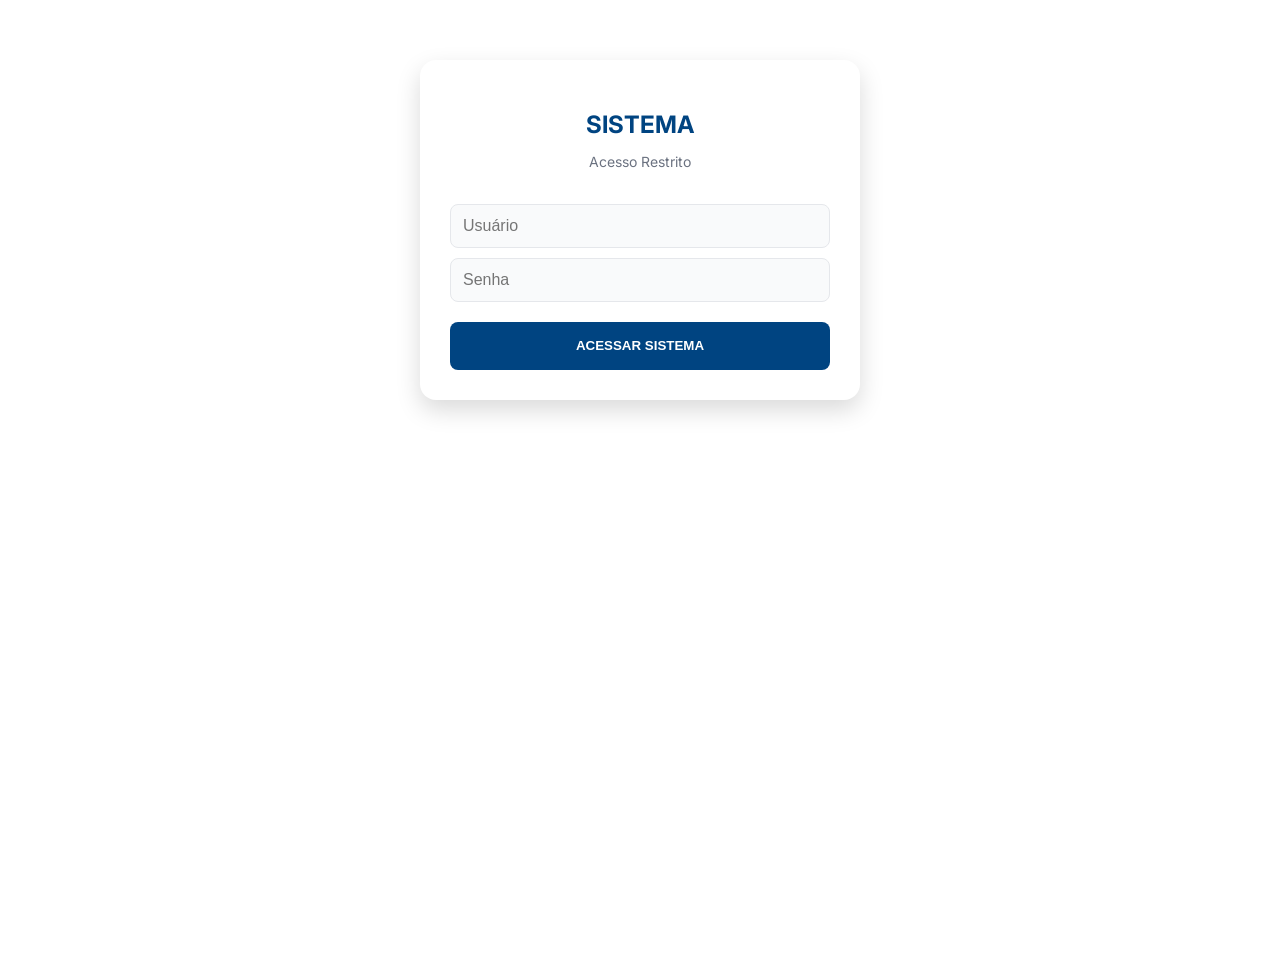
<file: relatorios.html>
<!DOCTYPE html>
<html lang="pt-BR">
<head>
  <meta charset="UTF-8">
  <meta name="viewport" content="width=device-width, initial-scale=1.0">
  <title>Sistema de Gestão</title>
  
  <link href="https://fonts.googleapis.com/icon?family=Material+Icons" rel="stylesheet">
  <link href="https://fonts.googleapis.com/css2?family=Inter:wght@400;600;700&display=swap" rel="stylesheet">
 
  <style>
    /* --- CSS GERAL --- */
    /* Fundo transparente para se integrar ao Google Sites */
    body { font-family: 'Inter', sans-serif; background: transparent; margin: 0; padding: 0; color: #1f2937; }
    
    /* === CONTROLE DE VISIBILIDADE (SPA) === */
    #view-dashboard { display: block; animation: fadein 0.3s; }
    #view-historico { display: none; animation: fadein 0.3s; }
    #view-formulario { display: none; animation: fadein 0.3s; }
 
    /* SPINNER */
    .spinner {
      display: inline-block; width: 18px; height: 18px;
      border: 3px solid rgba(0, 68, 129, 0.3); border-radius: 50%; border-top-color: #004481;
      animation: spin 0.8s ease-in-out infinite; vertical-align: middle; margin-right: 8px;
    }
    @keyframes spin { to { transform: rotate(360deg); } }
 
    /* TOAST */
    #toast {
      visibility: hidden; min-width: 250px; background-color: #333; color: #fff; text-align: center;
      border-radius: 8px; padding: 16px; position: fixed; z-index: 3000; left: 50%; bottom: 30px;
      transform: translateX(-50%); font-size: 14px; box-shadow: 0 10px 30px rgba(0,0,0,0.2); font-weight: 600;
      width: 80%;
    }
    #toast.show { visibility: visible; animation: fadein 0.5s, fadeout 0.5s 2.5s; }
    #toast.success { background-color: #10b981; }
    #toast.error { background-color: #ef4444; }
    @keyframes fadein { from {bottom: 0; opacity: 0;} to {bottom: 30px; opacity: 1;} }
    @keyframes fadeout { from {bottom: 30px; opacity: 1;} to {bottom: 0; opacity: 0;} }
 
    /* ========================================= */
    /* === AJUSTE SOLICITADO: LOGIN === */
    /* ========================================= */
    #tela-login { 
      display: flex; flex-direction: column; align-items: center; 
      justify-content: flex-start; padding-top: 60px; 
      height: 100vh; 
      background: transparent; /* Fundo externo transparente */
    }
    .card-login { 
      background: white; /* Cartão BRANCO */
      padding: 30px; 
      border-radius: 16px; 
      width: 85%; max-width: 380px; 
      box-shadow: 0 10px 25px rgba(0, 0, 0, 0.15); /* Com Sombra */
      text-align: center; 
    }
    .input-login {
      width: 100%; padding: 12px; margin-top: 10px; border: 1px solid #e5e7eb; border-radius: 8px;
      box-sizing: border-box; background: #f9fafb; transition: 0.3s; font-size: 16px; 
    }
    .input-login:focus { border-color: #004481; background: #fff; outline: none; }
    
    /* APP PRINCIPAL */
    #app-container { display: none; }
    
    .navbar { 
      background: white; padding: 15px 20px; display: flex; justify-content: space-between; align-items: center; 
      border-bottom: 1px solid #e5e7eb; position: sticky; top: 0; z-index: 1000; box-shadow: 0 1px 2px rgba(0,0,0,0.05);
    }
    .navbar h1 { margin: 0; font-size: 18px; color: #004481; display: flex; align-items: center; gap: 8px; font-weight: 700; }
    .btn-sair { color: #ef4444; font-weight: 600; cursor: pointer; margin-left: 15px; font-size: 14px; transition: 0.2s; white-space: nowrap; }
    .btn-sair:hover { color: #b91c1c; }
 
    .content { padding: 20px; max-width: 1100px; margin: auto; padding-bottom: 80px; }
 
    /* DASHBOARD - Botões e Abas */
    .dash-tabs { display: flex; gap: 10px; margin-bottom: 20px; background: rgba(255,255,255,0.6); padding: 4px; border-radius: 12px; }
    .tab-btn {
      flex: 1; padding: 12px; border: none; background: transparent; color: #6b7280; font-weight: 600; 
      cursor: pointer; border-radius: 8px; font-size: 14px; transition: 0.3s;
      display: flex; align-items: center; justify-content: center; gap: 6px;
    }
    .tab-btn:hover { color: #374151; background: rgba(255,255,255,0.5); }
    .tab-btn.active { background: white; color: #004481; box-shadow: 0 1px 3px rgba(0,0,0,0.1); }
 
    /* ========================================= */
    /* === AJUSTE SOLICITADO: TELA PRINCIPAL === */
    /* ========================================= */
    
    /* Removemos o fundo branco sólido e sombras pesadas dos containers principais */
    .metrics-container { display: grid; grid-template-columns: repeat(auto-fit, minmax(200px, 1fr)); gap: 15px; margin-bottom: 25px; }
    
    .card-metric { 
        background: rgba(255, 255, 255, 0.85); /* Fundo levemente transparente */
        padding: 20px; border-radius: 12px; 
        box-shadow: none; /* Sem sombra */
        border: 1px solid #e5e7eb;
        border-left: 6px solid #004481; 
    }
    .card-metric span { font-size: 13px; color: #6b7280; font-weight: 500; text-transform: uppercase; letter-spacing: 0.5px; }
    .card-metric strong { font-size: 32px; display: block; margin-top: 5px; color: #111827; }
 
    .action-bar { display: flex; justify-content: flex-end; gap: 10px; margin-bottom: 20px; flex-wrap: wrap; }
    .btn-action { 
      border: none; padding: 12px 20px; border-radius: 8px; font-size: 14px; font-weight: 600; 
      cursor: pointer; display: inline-flex; align-items: center; gap: 8px; transition: 0.2s; 
      box-shadow: 0 1px 2px rgba(0,0,0,0.05);
    }
    .btn-novo { background-color: #004481; color: white; }
    .btn-novo:hover { background-color: #003366; transform: translateY(-1px); }
    .btn-historico { background-color: white; color: #374151; border: 1px solid #d1d5db; }
    .btn-historico:hover { background-color: #f9fafb; border-color: #9ca3af; }
 
    /* TABELAS - CONFIGURAÇÃO DESKTOP PADRÃO */
    .table-container { 
        background: rgba(255, 255, 255, 0.85); /* Transparencia leve */
        border-radius: 12px; padding: 15px; 
        box-shadow: none; /* Sem sombra */
        overflow-x: auto; border: 1px solid #e5e7eb; 
    }
    table { width: 100%; border-collapse: collapse; min-width: 700px; }
    th { text-align: left; padding: 14px; border-bottom: 2px solid #e5e7eb; color: #6b7280; font-size: 12px; text-transform: uppercase; letter-spacing: 0.5px; font-weight: 600; white-space: nowrap; }
    td { padding: 14px; border-bottom: 1px solid #e5e7eb; font-size: 14px; color: #374151; vertical-align: middle; }
    tr:last-child td { border-bottom: none; }
    tr:hover td { background-color: rgba(249, 250, 251, 0.5); }
 
    /* FORMULÁRIO */
    .form-card { 
        background: white; /* Formulário mantém branco para leitura */
        padding: 25px; border-radius: 16px; 
        box-shadow: 0 4px 6px -1px rgba(0, 0, 0, 0.1); 
        max-width: 800px; margin: auto; 
    }
    .form-header { text-align: center; margin-bottom: 25px; }
    .form-header h2 { margin: 0; color: #111827; font-size: 20px; }
    .form-header p { margin: 5px 0 0; color: #6b7280; font-size: 13px; }
    
    .form-section-title {
        font-size: 12px; font-weight: 700; color: #004481; text-transform: uppercase; letter-spacing: 1px;
        margin-top: 20px; margin-bottom: 10px; border-bottom: 1px solid #e5e7eb; padding-bottom: 6px;
    }
 
    .form-grid { display: grid; grid-template-columns: 1fr 1fr; gap: 15px; }
    .form-full { grid-column: span 2; }
    
    .form-group { margin-bottom: 5px; }
    .form-group label { font-size: 13px; font-weight: 600; color: #374151; margin-bottom: 5px; display: block; }
    
    .form-input, .form-select {
        width: 100%; padding: 12px; border: 1px solid #d1d5db; border-radius: 8px;
        background-color: #fff; font-size: 14px; color: #1f2937; transition: all 0.2s;
        box-sizing: border-box; appearance: none;
    }
    .form-input:focus, .form-select:focus {
        background-color: #fff; border-color: #004481; outline: none;
        box-shadow: 0 0 0 3px rgba(0, 68, 129, 0.1);
    }
    .form-input:read-only { background-color: #e5e7eb; color: #6b7280; cursor: not-allowed; }
 
    .btn-importar {
        background: #e5e7eb; border: 1px solid #d1d5db; color: #374151; 
        border-radius: 8px; padding: 0 12px; cursor: pointer; font-weight: 600; 
        font-size: 13px; transition: 0.2s; white-space: nowrap; height: 42px;
        display: inline-flex; align-items: center; gap: 6px;
    }
    .btn-importar:hover { background: #d1d5db; }

    .input-group-row { display: flex; gap: 8px; }

    /* Custom Multiselect */
    .multiselect { position: relative; width: 100%; }
    .selectBox { position: relative; cursor: pointer; }
    .selectBox select { width: 100%; font-weight: normal; color: #1f2937; cursor: pointer; }
    .overSelect { position: absolute; left: 0; right: 0; top: 0; bottom: 0; }
    #checkboxes { 
        display: none; border: 1px solid #d1d5db; border-radius: 8px; max-height: 200px; 
        overflow-y: auto; position: absolute; width: 100%; background: white; z-index: 100; 
        box-shadow: 0 10px 15px -3px rgba(0, 0, 0, 0.1); margin-top: 4px;
    }
    #checkboxes label { display: block; padding: 10px 14px; border-bottom: 1px solid #f3f4f6; cursor: pointer; display: flex; align-items: center; margin:0; font-weight: normal; }
    #checkboxes label:hover { background: #f3f4f6; }
    #checkboxes input { width: auto; margin-right: 12px; accent-color: #004481; transform: scale(1.1); }
    
    #descReservatorio { border-color: #f59e0b; background: #fffbeb; }
 
    .btn-cancelar { background: white; border: 1px solid #d1d5db; color: #374151; }
    .btn-cancelar:hover { background: #f3f4f6; }
    .btn-salvar { background: #004481; color: white; border: none; }
    .btn-salvar:hover { background: #003366; box-shadow: 0 4px 6px -1px rgba(0, 0, 0, 0.1); }
    .form-actions { display: flex; gap: 12px; margin-top: 32px; justify-content: flex-end; }
    .form-actions button { padding: 14px 24px; border-radius: 8px; font-weight: 600; cursor: pointer; font-size: 14px; transition: 0.2s; }
 
    /* FILTROS E HISTÓRICO */
    .filters-bar { background: rgba(255,255,255,0.85); padding: 16px; border-radius: 12px; box-shadow: none; border: 1px solid #e5e7eb; display: flex; gap: 12px; flex-wrap: wrap; margin-bottom: 24px; align-items: center; }
    .filter-group { flex: 1; min-width: 150px; }
    .filter-group input { width: 100%; padding: 10px; border: 1px solid #d1d5db; border-radius: 6px; box-sizing: border-box; }
 
    /* MODAIS */
    .modal-overlay { 
      display: none; position: fixed; top: 0; left: 0; width: 100%; height: 100%; 
      background: rgba(0,0,0,0.5); z-index: 3000; backdrop-filter: blur(2px);
      align-items: flex-start; justify-content: center; padding-top: 80px; overflow-y: auto;
    }
    .modal-content, .modal-confirm-content { 
        background: white; padding: 25px; border-radius: 16px; 
        text-align: center; width: 85%; max-width: 340px; 
        box-shadow: 0 20px 25px -5px rgba(0, 0, 0, 0.1); 
        margin-bottom: 50px;
    }
    
    .btn-opcao { display: flex; align-items: center; justify-content: center; gap: 12px; width: 100%; padding: 16px; margin: 12px 0; border: none; border-radius: 10px; font-size: 16px; font-weight: 600; cursor: pointer; transition: 0.2s; color: white; }
    .btn-imovel { background: linear-gradient(135deg, #004481 0%, #003366 100%); }
    .btn-imovel:hover { opacity: 0.95; transform: translateY(-1px); }
    .btn-veiculo { background: linear-gradient(135deg, #0ea5e9 0%, #0284c7 100%); }
    .btn-veiculo:hover { opacity: 0.95; transform: translateY(-1px); }
 
    .btn-doc { 
      display: inline-flex; align-items: center; justify-content: center; gap: 4px; 
      padding: 6px 12px; border-radius: 6px; text-decoration: none; 
      font-size: 11px; font-weight: 700; color: white; transition: 0.2s; letter-spacing: 0.5px;
    }
    .btn-doc:hover { opacity: 0.9; transform: translateY(-1px); }
    .bg-relatorio { background-color: #4b5563; }
    .bg-certificado { background-color: #d97706; }
    .no-file { color: #9ca3af; font-size: 11px; font-style: italic; }
 
    .btn-table-action {
        background: transparent; border: none; cursor: pointer; color: #6b7280; 
        padding: 8px; border-radius: 50%; transition: 0.2s; display: inline-flex;
    }
    .btn-table-action:hover { background: #f3f4f6; color: #111827; }
    .btn-edit:hover { color: #2563eb; background: #eff6ff; }
    .btn-delete:hover { color: #dc2626; background: #fef2f2; }
 
    .btn-confirm-sim { background: #ef4444; color: white; border: none; padding: 12px 20px; border-radius: 8px; cursor: pointer; font-weight: bold; margin: 5px; flex: 1; }
    .btn-confirm-sim:hover { background: #dc2626; }
    .btn-confirm-nao { background: #e5e7eb; color: #374151; border: none; padding: 12px 20px; border-radius: 8px; cursor: pointer; font-weight: bold; margin: 5px; flex: 1; }
    .btn-confirm-nao:hover { background: #d1d5db; }

    #listaClientes {
        max-height: 250px; overflow-y: auto; text-align: left; margin-top: 10px; border: 1px solid #e5e7eb; border-radius: 8px;
    }
    .item-cliente {
        padding: 12px 14px; border-bottom: 1px solid #f3f4f6; cursor: pointer; font-size: 14px; color: #374151;
        transition: 0.2s;
    }
    .item-cliente:hover { background: #f9fafb; color: #004481; font-weight: 600; }
    .item-cliente:last-child { border-bottom: none; }

    /* ========================================= */
    /* === AJUSTES MOBILE (Até 600px) === */
    /* ========================================= */
    @media (max-width: 600px) {
        .navbar { flex-direction: column; align-items: flex-start; gap: 10px; padding: 15px; }
        .navbar div { width: 100%; justify-content: space-between; }
        
        .form-grid { grid-template-columns: 1fr; gap: 10px; }
        .form-full { grid-column: span 1; }
        
        .action-bar { flex-direction: column; }
        .btn-action { width: 100%; justify-content: center; }
        .form-actions { flex-direction: column; }
        .form-actions button { width: 100%; }
        
        .input-group-row { flex-direction: column; gap: 10px; }
        .btn-importar { width: 100%; justify-content: center; }
        
        .modal-content { width: 90%; padding: 20px; }
        .modal-overlay { padding-top: 40px; }
        
        .dash-tabs { flex-wrap: wrap; }
        .tab-btn { min-width: 120px; }

        /* --- TABELA EM CARDS (MOBILE) --- */
        .table-container { 
            background: transparent; border: none; box-shadow: none; padding: 0;
        }
        table, thead, tbody, th, td, tr { display: block; }
        
        /* Esconde Cabeçalho */
        thead tr { position: absolute; top: -9999px; left: -9999px; }
        
        /* Estilo do Cartão (Linha) - CORRIGIDO TAMANHO */
        tr {
            background: white;
            border-radius: 12px;
            box-shadow: 0 1px 3px rgba(0,0,0,0.1);
            margin-bottom: 15px;
            border: 1px solid #e5e7eb;
            padding: 15px;
            width: 100%; /* Garante largura total */
            box-sizing: border-box; /* Previne estourar a tela */
        }
        
        table { min-width: 0; width: 100%; }

        /* Estilo da Célula com Grid (Sem buraco) */
        td {
            border: none;
            border-bottom: 1px solid #f3f4f6;
            position: relative;
            padding: 12px 0;
            
            /* GRID: Coluna 1 (Rótulo) e Coluna 2 (Valor) */
            display: grid;
            grid-template-columns: 80px 1fr; /* Rótulo fixo 80px, Valor ocupa o resto */
            align-items: center;
            text-align: left; /* Alinhamento corrigido */
            gap: 15px;
            font-size: 14px;
        }
        
        td:last-child { border-bottom: none; display: flex; justify-content: flex-end; padding-top: 15px; }

        /* Rótulos */
        td::before {
            content: attr(data-label); 
            font-weight: 700; color: #6b7280; font-size: 11px; text-transform: uppercase;
        }

        /* Mapeamento de Labels - Dashboard */
        #view-dashboard td:nth-of-type(1)::before { content: "Cliente"; }
        #view-dashboard td:nth-of-type(2)::before { content: "Local"; }
        #view-dashboard td:nth-of-type(3)::before { content: "Serviço"; }
        #view-dashboard td:nth-of-type(4)::before { content: "Data"; }
        #view-dashboard td:nth-of-type(5)::before { content: "Cód"; }
        #view-dashboard td:nth-of-type(6)::before { content: "Docs"; }
        #view-dashboard td:nth-of-type(7)::before { content: ""; display: none; } 

        /* Mapeamento de Labels - Histórico */
        #view-historico td:nth-of-type(1)::before { content: "Cliente"; }
        #view-historico td:nth-of-type(2)::before { content: "Local"; }
        #view-historico td:nth-of-type(3)::before { content: "Data"; }
        #view-historico td:nth-of-type(4)::before { content: "Serviço"; }
        #view-historico td:nth-of-type(5)::before { content: "Cód"; }
        #view-historico td:nth-of-type(6)::before { content: "Docs"; }
        #view-historico td:nth-of-type(7)::before { content: ""; display: none; }
    }

  </style>
</head>
<body>
 
  <div id="toast">Mensagem...</div>
 
  <div id="tela-login">
    <div class="card-login">
      <h2 style="color: #004481; margin-bottom: 5px;">SISTEMA</h2>
      <p style="color:#6b7280; margin-bottom:24px; font-size: 14px;">Acesso Restrito</p>
      <input type="text" id="loginUser" class="input-login" placeholder="Usuário">
      <input type="password" id="loginPass" class="input-login" placeholder="Senha">
      <button onclick="fazerLogin()" id="btnLogin" style="width:100%; padding:12px; margin-top:20px; background:#004481; color:white; border:none; border-radius:8px; font-weight:bold; cursor:pointer; height:48px; display:flex; align-items:center; justify-content:center; transition:0.2s;">
        ACESSAR SISTEMA
      </button>
    </div>
  </div>
 
  <div id="app-container">
    <div class="navbar">
      <h1><span class="material-icons" style="color:#004481;">assignment_turned_in</span> Gestão de Serviços</h1>
      <div style="display:flex; align-items:center;">
        <span style="font-size: 13px; color:#4b5563;">Olá, <strong id="displayUsuario" style="color:#111827;">...</strong></span>
        <span class="btn-sair" onclick="fazerLogout()">Sair</span>
      </div>
    </div>
 
    <div class="content">
 
      <div id="view-dashboard">
        <div class="dash-tabs">
          <button class="tab-btn active" id="tabImovel" onclick="mudarAbaDashboard('Imovel')"><span class="material-icons" style="font-size:18px;">home</span> Imóveis</button>
          <button class="tab-btn" id="tabVeiculo" onclick="mudarAbaDashboard('Veiculo')"><span class="material-icons" style="font-size:18px;">directions_car</span> Veículos</button>
        </div>
        
        <div class="metrics-container">
          <div class="card-metric">
            <span id="lblTotal">Total Registrado</span>
            <strong id="dashTotal">0</strong>
          </div>
        </div>
        
        <div class="action-bar">
          <button class="btn-action btn-historico" onclick="abrirHistorico()"><span class="material-icons" style="font-size:18px;">manage_search</span> Histórico</button>
          <button class="btn-action btn-novo" onclick="abrirModalSelecao()"><span class="material-icons" style="font-size:18px;">add_circle</span> Novo Registro</button>
        </div>
        
        <div class="table-container">
          <h3 style="margin-top:0; color:#111827; font-size:16px;">Últimos Registros</h3>
          <table>
            <thead>
              <tr>
                <th>Cliente</th>
                <th>Endereço/Placa</th>
                <th>Serviço</th>
                <th>Data</th>
                <th style="width: 80px; text-align: center;">Código</th>
                <th style="width: 100px; text-align: center;">Docs</th>
                <th style="width: 80px; text-align: center;">Ações</th> </tr>
            </thead>
            <tbody id="tabelaRecentes">
              <tr><td colspan="7" style="text-align:center; color:#6b7280;">Carregando...</td></tr>
            </tbody>
          </table>
        </div>
      </div>
 
      <div id="view-historico">
        <div style="display:flex; justify-content:space-between; align-items:center; margin-bottom:20px;">
          <h2 style="margin:0; font-size: 20px; color:#111827;">Histórico: <span id="tituloHistorico" style="color:#004481;">Imóveis</span></h2>
          <button onclick="fecharHistorico()" class="btn-action btn-historico">Voltar</button>
        </div>
        
        <div class="filters-bar">
          <div class="filter-group"><input type="text" id="filtroCliente" placeholder="Cliente..."></div>
          <div class="filter-group" id="containerFiltroEndereco"><input type="text" id="filtroEndereco" placeholder="Endereço..."></div>
          <div class="filter-group" id="containerFiltroPlaca" style="display:none;"><input type="text" id="filtroPlaca" placeholder="Placa..."></div>
          <div class="filter-group"><input type="text" id="filtroServico" placeholder="Serviço..."></div>
          <div class="filter-group" style="max-width: 160px;"><input type="date" id="filtroData"></div>
          <button class="btn-action btn-novo" onclick="paginaAtual=1; carregarHistorico()" style="padding:10px 16px;">Filtrar</button>
          <button class="btn-action btn-historico" onclick="limparFiltros()" style="padding:10px 16px;">Limpar</button>
        </div>
        
        <div class="table-container">
          <table>
            <thead>
              <tr>
                <th>Cliente</th>
                <th id="thIdentificacao">Endereço</th>
                <th>Data</th>
                <th>Serviço</th>
                <th style="width: 80px; text-align: center;">Código</th> <th style="text-align:center;">Docs</th>
                <th style="text-align:center;">Ações</th> 
              </tr>
            </thead>
            <tbody id="tabelaHistorico">
              <tr><td colspan="7">Carregando dados...</td></tr>
            </tbody>
          </table>
          <div class="pagination-bar">
            <button class="page-btn" id="btnAnt" onclick="mudarPagina(-1)">Anterior</button>
            <span id="infoPagina" style="font-size:14px; font-weight:600; color:#4b5563;">1 de 1</span>
            <button class="page-btn" id="btnProx" onclick="mudarPagina(1)">Próximo</button>
          </div>
        </div>
      </div>
 
      <div id="view-formulario">
        <div class="form-card">
          <div class="form-header">
            <h2 id="tituloFormulario">Novo Registro</h2>
            <p>Preencha os dados abaixo para salvar no sistema.</p>
          </div>
          
          <form id="formulario">
            
            <div class="form-section-title">Dados Principais</div>
            
            <div class="form-grid">
              <div class="form-group">
                <label>Cliente</label>
                <div class="input-group-row">
                    <input type="text" id="campo1" class="form-input" placeholder="Nome do Cliente" required>
                    <button type="button" class="btn-importar" onclick="abrirModalClientes()" id="btnImportarCliente" title="Importar da lista">
                        <span class="material-icons" style="font-size:18px;">cloud_download</span> Importar
                    </button>
                </div>
              </div>
              <div class="form-group">
                <label id="lblCampo2">Endereço</label>
                <input type="text" id="campo2" class="form-input" required>
              </div>
            </div>
 
            <div class="form-section-title">Execução</div>
 
            <div class="form-grid">
              <div class="form-group">
                <label>Data Realização</label>
                <input type="date" id="campo5" class="form-input" required>
              </div>
              <div class="form-group">
                <label>Horário (Entrada / Saída)</label>
                <div class="input-group-row">
                  <input type="time" id="campo3" class="form-input" required>
                  <input type="time" id="campo4" class="form-input">
                </div>
              </div>
            </div>
 
            <div class="form-section-title">Garantia & Colaboradores</div>
 
            <div class="form-grid">
              <div class="form-group">
                <label>Garantia</label>
                <select id="selectGarantia" class="form-select">
                  <option value="30">30 dias</option>
                  <option value="60">60 dias</option>
                  <option value="90">90 dias</option>
                  <option value="180">180 dias</option>
                  <option value="360">360 dias</option>
                  <option value="720">720 dias</option>
                  <option value="Outro">Outro...</option>
                </select>
                <input type="number" id="campo6_manual" class="form-input" style="margin-top:5px; display:none;" placeholder="Digite os dias...">
              </div>
              
              <div class="form-group">
                <label>Validade (Calculada)</label>
                <input type="date" id="campo7" class="form-input" readonly>
              </div>
              
              <div class="form-group form-full">
                <label>Equipe Técnica</label>
                <div class="multiselect">
                  <div class="selectBox" onclick="toggleCheckboxes()">
                    <select class="form-select"><option id="texto-selecao">Selecione os colaboradores...</option></select>
                    <div class="overSelect"></div>
                  </div>
                  <div id="checkboxes"><label style="color:#999; padding:10px;">Carregando lista...</label></div>
                </div>
                <input type="text" id="campo8_manual" class="form-input" style="margin-top:5px; display:none;" placeholder="Nome do colaborador extra...">
              </div>
            </div>
 
            <div class="form-section-title">Detalhes do Serviço</div>
 
            <div class="form-group">
              <label>Tipo de Serviço</label>
              <select id="campo9" class="form-select"></select>
            </div>
            
            <div class="form-group" style="margin-top:10px;">
              <input type="text" id="descReservatorio" class="form-input" placeholder="Descreva os reservatórios (Ex: 1x 1000L + Cisterna)..." style="display:none;">
            </div>
 
            <div class="form-actions">
              <button type="button" class="btn-cancelar" onclick="fecharFormulario()">Cancelar</button>
              <button type="submit" id="btnSalvarForm" class="btn-salvar">Salvar Registro</button>
            </div>
 
          </form>
        </div>
      </div>
 
    </div>
  </div>
 
  <div id="modal-selecao" class="modal-overlay">
    <div class="modal-content">
      <h3 style="margin-top:0; color:#111827;">Novo Registro</h3>
      <p style="color:#6b7280; font-size:14px; margin-bottom:24px;">Selecione onde deseja salvar:</p>
      <button class="btn-opcao btn-imovel" onclick="iniciarRegistro('Imovel')"><span class="material-icons">home</span> Imóvel</button>
      <button class="btn-opcao btn-veiculo" onclick="iniciarRegistro('Veiculo')"><span class="material-icons">directions_car</span> Veículo</button>
      <button onclick="document.getElementById('modal-selecao').style.display='none'" style="background:transparent; color:#6b7280; border:none; margin-top:16px; cursor:pointer; font-size:14px; text-decoration:underline;">Cancelar</button>
    </div>
  </div>
 
  <div id="modal-clientes" class="modal-overlay">
    <div class="modal-content" style="max-width: 400px; text-align: left;">
      <h3 style="margin-top:0; color:#111827; text-align: center;">Importar Cliente</h3>
      <input type="text" id="buscaCliente" class="form-input" placeholder="Buscar nome..." onkeyup="filtrarListaClientes()" style="margin-bottom: 10px;">
      
      <div id="listaClientes">
          <div style="padding:20px; text-align:center; color:#999;">Carregando...</div>
      </div>

      <div style="text-align: center; margin-top: 16px;">
          <button onclick="document.getElementById('modal-clientes').style.display='none'" style="background:transparent; color:#6b7280; border:none; cursor:pointer; font-size:14px; text-decoration:underline;">Cancelar</button>
      </div>
    </div>
  </div>

  <div id="modal-confirmacao" class="modal-overlay">
    <div class="modal-confirm-content">
      <span class="material-icons" style="font-size: 48px; color: #ef4444; margin-bottom: 10px;">warning</span>
      <h3 style="margin: 0; color: #1f2937;">Tem certeza?</h3>
      <p style="color: #6b7280; margin: 10px 0 20px 0;">Você vai excluir este registro e todos os arquivos anexados. Isso não pode ser desfeito.</p>
      
      <div style="display: flex; gap: 10px; width: 100%;">
        <button class="btn-confirm-nao" onclick="fecharModalConfirmacao()">Cancelar</button>
        <button class="btn-confirm-sim" onclick="realizarExclusaoDefinitiva()">Sim, Excluir</button>
      </div>
    </div>
  </div>

  <div id="modal-aviso" class="modal-overlay">
    <div class="modal-content">
      <h3 id="titulo-aviso" style="margin: 0; color: #1f2937; font-size: 18px;">Aviso</h3>
      <p id="mensagem-aviso" style="color: #6b7280; margin: 10px 0 20px 0; font-size: 14px;">Mensagem...</p>
      <button onclick="document.getElementById('modal-aviso').style.display='none'" style="background: #004481; color: white; border: none; padding: 10px 24px; border-radius: 6px; cursor: pointer; font-weight: bold;">OK</button>
    </div>
  </div>
<div id="modal-salvando" class="modal-overlay" style="z-index: 4000; display: none;">
    <div class="modal-content" style="text-align: center; padding: 40px; display: flex; flex-direction: column; align-items: center;">
      <div class="spinner" style="width: 50px; height: 50px; border-width: 5px; margin-bottom: 20px;"></div>
      <h3 style="margin: 0; color: #004481; font-size: 18px;">Salvando Registro...</h3>
      <p style="color: #6b7280; margin-top: 10px; font-size: 14px;">Gerando PDFs e atualizando planilha.</p>
    </div>
  </div>
   <script>
  // =========================================================================
  // URL DO SEU WEB APP
  const URL_SCRIPT = "https://script.google.com/macros/s/AKfycbzmS3tmbAt7DpHwm_tZHjV6x1TGSm76AaRhnUooR3ISL2Rua-wBGqSakwS-162QxRBr1Q/exec";
  // =========================================================================
  
  let usuarioLogadoNome = "";
  let tipoServicoAtual = "Imovel"; 
  let paginaAtual = 1;
  let modoEdicao = false;
  let codigoEdicao = null;
  
  let cacheHistorico = []; 
  let cacheDashboard = []; 
  let cacheClientes = []; 
  let codigoParaExcluirTemp = null; 
 
  // --- UI AUXILIARES ---
  let toastTimeout; 
  function showToast(mensagem, tipo = 'success') {
    const t = document.getElementById("toast");
    if (toastTimeout) clearTimeout(toastTimeout);
    t.className = "show"; 
    
    if (tipo === 'error') {
        t.style.backgroundColor = "#ef4444";
    } else {
        t.style.backgroundColor = "#10b981";
    }
    
    t.innerText = mensagem;
    toastTimeout = setTimeout(function(){ t.className = t.className.replace("show", "").trim(); }, 3000);
  }
 
  function toggleLoading(btnId, isLoading, textDefault) {
    const btn = document.getElementById(btnId);
    if(!btn) return;
    if (isLoading) {
      btn.disabled = true;
      btn.innerHTML = '<div class="spinner"></div> Processando...';
    } else {
      btn.disabled = false;
      btn.innerHTML = textDefault;
    }
  }
  
  function mostrarAlerta(titulo, mensagem) {
    document.getElementById('titulo-aviso').innerText = titulo;
    document.getElementById('mensagem-aviso').innerText = mensagem;
    document.getElementById('modal-aviso').style.display = 'flex';
  }
 
  // --- LOGIN ---
  document.getElementById('loginUser').addEventListener('keypress', function (e) { if (e.key === 'Enter') document.getElementById('loginPass').focus(); });
  document.getElementById('loginPass').addEventListener('keypress', function (e) { if (e.key === 'Enter') fazerLogin(); });
 
  function fazerLogin() {
    const login = document.getElementById('loginUser').value;
    const pass = document.getElementById('loginPass').value;
    if(!login || !pass) { showToast("Preencha login e senha", "error"); return; }
   
    toggleLoading('btnLogin', true);
    fetch(URL_SCRIPT, { method: "POST", body: JSON.stringify({ acao: "login", login: login, senha: pass }) })
    .then(res => res.json())
    .then(ret => {
      if (ret.status === "sucesso") {
        usuarioLogadoNome = ret.nomeUsuario;
        document.getElementById('displayUsuario').innerText = usuarioLogadoNome;
        document.getElementById('tela-login').style.display = 'none';
        document.getElementById('app-container').style.display = 'block';
        carregarColaboradores();
        carregarDashboard();
      } else {
        showToast(ret.mensagem, "error"); 
      }
    })
    .catch(err => { showToast("Erro de conexão.", "error"); })
    .finally(() => { toggleLoading('btnLogin', false, 'ACESSAR SISTEMA'); });
  }
 
  function fazerLogout() {
    document.getElementById('app-container').style.display = 'none';
    usuarioLogadoNome = "";
    document.getElementById('loginPass').value = "";
    document.getElementById('loginUser').value = "";
    document.getElementById('tela-login').style.display = 'flex';
  }
 
  // --- DASHBOARD ---
  function mudarAbaDashboard(tipo) {
    tipoServicoAtual = tipo;
    document.getElementById('tabImovel').className = tipo === 'Imovel' ? 'tab-btn active' : 'tab-btn';
    document.getElementById('tabVeiculo').className = tipo === 'Veiculo' ? 'tab-btn active' : 'tab-btn';
    document.getElementById('lblTotal').innerText = tipo === 'Imovel' ? 'Total de Imóveis' : 'Total de Veículos';
    document.getElementById('tituloHistorico').innerText = (tipo === 'Imovel' ? 'Imóveis' : 'Veículos');
    carregarDashboard();
  }
 
  function carregarDashboard() {
    const tbody = document.getElementById('tabelaRecentes');
    tbody.innerHTML = "<tr><td colspan='7' style='text-align:center; padding:20px; color:#6b7280;'>Atualizando...</td></tr>"; 
    
    fetch(URL_SCRIPT, { method: "POST", body: JSON.stringify({ acao: "dashboard", tipo: tipoServicoAtual }) })
    .then(res => res.json())
    .then(dados => {
      if(dados.status === "sucesso") {
        document.getElementById('dashTotal').innerText = dados.total;
        tbody.innerHTML = "";
        
        cacheDashboard = dados.ultimos;
        
        if (dados.ultimos.length === 0) { 
          tbody.innerHTML = "<tr><td colspan='7' style='text-align:center; color:#999; padding:20px;'>Nenhum registro recente.</td></tr>"; 
        } else {
          dados.ultimos.forEach((item, index) => {
             const tr = document.createElement('tr');
             
             let dataFormatada = item.data;
             if(dataFormatada) {
                 let d = new Date(dataFormatada);
                 if(!isNaN(d.getTime())) {
                     dataFormatada = d.toLocaleDateString('pt-BR', {timeZone: 'UTC'});
                 }
             }

             let botoesHtml = "";
             if (item.linkRel && String(item.linkRel).startsWith("http")) botoesHtml += `<a href="${item.linkRel}" target="_blank" class="btn-doc bg-relatorio">PDF</a>`;
             if (item.linkCert && String(item.linkCert).startsWith("http")) botoesHtml += `<a href="${item.linkCert}" target="_blank" class="btn-doc bg-certificado">CERT</a>`;
             if (botoesHtml === "") botoesHtml = "<span class='no-file'>--</span>";
             
             const codigoVisual = item.codigo ? item.codigo : "--";
             const safeCodigo = item.codigo ? item.codigo : "";

             let botoesAcao = `
               <button class="btn-table-action btn-edit" onclick="prepararEdicao(${index}, 'dashboard')" title="Editar"><span class="material-icons" style="font-size:18px">edit</span></button>
               <button class="btn-table-action btn-delete" onclick="confirmarExclusao('${safeCodigo}')" title="Excluir"><span class="material-icons" style="font-size:18px">delete</span></button>
             `;
             
             tr.innerHTML = `
                <td><strong>${item.cliente}</strong></td>
                <td>${item.identificacao}</td>
                <td>${item.servico}</td>
                <td>${dataFormatada}</td>
                <td style="text-align: center; font-size: 11px; color: #555;">${codigoVisual}</td>
                <td style="text-align:center; display:flex; gap:5px; justify-content:center;">${botoesHtml}</td>
                <td style="text-align:center; white-space:nowrap;">${botoesAcao}</td>
             `;
             tbody.appendChild(tr);
          });
        }
      } else {
        tbody.innerHTML = `<tr><td colspan='7' style='color:red'>Erro: ${dados.mensagem}</td></tr>`; 
      }
    })
    .catch(err => { tbody.innerHTML = "<tr><td colspan='7' style='color:red'>Erro de conexão.</td></tr>"; });
  }
 
  // --- HISTÓRICO ---
  function abrirHistorico() {
    document.getElementById('view-dashboard').style.display = 'none';
    document.getElementById('view-historico').style.display = 'block';
    
    document.getElementById('tituloHistorico').innerText = (tipoServicoAtual === 'Imovel' ? 'Imóveis' : 'Veículos');
    document.getElementById('thIdentificacao').innerText = (tipoServicoAtual === 'Imovel' ? 'Endereço' : 'Placa');
    
    if (tipoServicoAtual === 'Veiculo') {
        document.getElementById('containerFiltroPlaca').style.display = 'block';
        document.getElementById('containerFiltroEndereco').style.display = 'none'; 
    } else {
        document.getElementById('containerFiltroPlaca').style.display = 'none';
        document.getElementById('containerFiltroEndereco').style.display = 'block'; 
    }
    window.scrollTo(0,0);
    paginaAtual = 1;
    limparFiltros(false); 
    carregarHistorico();
  }
 
  function fecharHistorico() {
    document.getElementById('view-historico').style.display = 'none';
    document.getElementById('view-dashboard').style.display = 'block';
  }
 
  function limparFiltros(recarregar = true) {
    document.getElementById('filtroCliente').value = "";
    document.getElementById('filtroPlaca').value = "";
    document.getElementById('filtroEndereco').value = "";
    document.getElementById('filtroServico').value = "";
    document.getElementById('filtroData').value = "";
    if(recarregar) { paginaAtual=1; carregarHistorico(); }
  }
 
  function mudarPagina(direcao) {
    paginaAtual += direcao;
    carregarHistorico();
  }
 
  function carregarHistorico() {
    const tbody = document.getElementById('tabelaHistorico');
    tbody.innerHTML = "<tr><td colspan='7' style='text-align:center; padding:30px; color:#666;'>Carregando histórico...</td></tr>";
    
    const payload = {
      acao: "historico", tipo: tipoServicoAtual, pagina: paginaAtual,
      filtroCliente: document.getElementById('filtroCliente').value,
      filtroPlaca: document.getElementById('filtroPlaca').value,
      filtroEndereco: document.getElementById('filtroEndereco').value,
      filtroServico: document.getElementById('filtroServico').value,
      filtroData: document.getElementById('filtroData').value
    };
 
    fetch(URL_SCRIPT, { method: "POST", body: JSON.stringify(payload) })
    .then(res => res.json())
    .then(dados => {
      if(dados.status === "sucesso") {
        tbody.innerHTML = "";
        cacheHistorico = dados.dados; 
        
        if (dados.dados.length === 0) {
           tbody.innerHTML = "<tr><td colspan='7' style='text-align:center; padding:30px; color:#999;'>Nenhum registro encontrado.</td></tr>";
        } else {
           dados.dados.forEach((r, index) => {
             const tr = document.createElement('tr');
             
             let dataFormatada = r.data;
             if(dataFormatada) {
                 let d = new Date(dataFormatada);
                 if(!isNaN(d.getTime())) {
                     dataFormatada = d.toLocaleDateString('pt-BR', {timeZone: 'UTC'});
                 }
             }

             let botoesDocs = "";
             if (r.linkRel && String(r.linkRel).startsWith("http")) botoesDocs += `<a href="${r.linkRel}" target="_blank" class="btn-doc bg-relatorio" title="Relatório">Rel</a>`;
             if (r.linkCert && String(r.linkCert).startsWith("http")) botoesDocs += `<a href="${r.linkCert}" target="_blank" class="btn-doc bg-certificado" title="Certificado">Cert</a>`;
             if (botoesDocs === "") botoesDocs = "<span class='no-file'>--</span>";
             
             const safeCodigo = r.codigo ? r.codigo : "";
             
             let botoesAcao = `
               <button class="btn-table-action btn-edit" onclick="prepararEdicao(${index}, 'historico')" title="Editar"><span class="material-icons" style="font-size:18px">edit</span></button>
               <button class="btn-table-action btn-delete" onclick="confirmarExclusao('${safeCodigo}')" title="Excluir"><span class="material-icons" style="font-size:18px">delete</span></button>
             `;
             
             tr.innerHTML = `
                <td><strong>${r.cliente}</strong></td>
                <td>${r.identificacao}</td>
                <td>${dataFormatada}</td>
                <td>${r.servico}</td>
                <td style="text-align: center; font-size: 11px; color: #555;">${safeCodigo}</td>
                <td style="text-align:center; display:flex; gap:3px; justify-content:center;">${botoesDocs}</td>
                <td style="text-align:center; white-space:nowrap;">${botoesAcao}</td>
             `;
             tbody.appendChild(tr);
           });
        }
        document.getElementById('infoPagina').innerText = `Página ${dados.paginaAtual} de ${dados.totalPaginas}`;
        document.getElementById('btnAnt').disabled = (dados.paginaAtual <= 1);
        document.getElementById('btnProx').disabled = (dados.paginaAtual >= dados.totalPaginas);
      } else {
        tbody.innerHTML = `<tr><td colspan='7' style='color:red'>Erro ao carregar.</td></tr>`; 
      }
    })
    .catch(err => { tbody.innerHTML = `<tr><td colspan='7' style='color:red'>Erro de conexão.</td></tr>`; });
  }
 
  // --- EXCLUSÃO BLINDADA ---
  function confirmarExclusao(codigo) {
    if (!codigo || codigo === "undefined" || codigo === "") {
        showToast("Registro antigo sem código.", "error");
        return;
    }
    codigoParaExcluirTemp = codigo;
    document.getElementById('modal-confirmacao').style.display = 'flex';
  }
 
  function fecharModalConfirmacao() {
    document.getElementById('modal-confirmacao').style.display = 'none';
    codigoParaExcluirTemp = null;
  }
 
  function realizarExclusaoDefinitiva() {
    if(!codigoParaExcluirTemp) return;
    const codigoSeguro = codigoParaExcluirTemp;
    fecharModalConfirmacao();
    showToast("Processando exclusão...", "show");
 
    fetch(URL_SCRIPT, { 
        method: "POST", 
        body: JSON.stringify({ acao: "excluir", tipo: tipoServicoAtual, codigo: codigoSeguro }) 
    })
    .then(res => res.json())
    .then(ret => {
       if(ret.status === "sucesso") {
         mostrarAlerta("✅ Sucesso!", "O registro e os arquivos foram excluídos permanentemente.");
         carregarDashboard();
         if(document.getElementById('view-historico').style.display === 'block') { carregarHistorico(); }
       } else {
         mostrarAlerta("❌ Erro!", "Não foi possível excluir o registro.\nMotivo: " + ret.mensagem);
       }
    })
    .catch(err => {
        mostrarAlerta("Erro de Conexão", "Verifique sua internet e tente novamente.");
    });
  }
 
  // --- LÓGICA DE EDIÇÃO ---
  function prepararEdicao(index, origem = 'historico') {
    let lista = (origem === 'dashboard') ? cacheDashboard : cacheHistorico;
    const item = lista[index];
    if(!item) return;
    
    modoEdicao = true;
    codigoEdicao = item.codigo; 
 
    document.getElementById('tituloFormulario').innerText = "Editando Registro";
    document.getElementById('modal-selecao').style.display = 'none';
    document.getElementById('view-dashboard').style.display = 'none';
    document.getElementById('view-historico').style.display = 'none';
    document.getElementById('view-formulario').style.display = 'block';
    
    if(document.getElementById('btnImportarCliente')) document.getElementById('btnImportarCliente').style.display = 'none';

    const lblCampo2 = document.getElementById('lblCampo2');
    const inputCampo2 = document.getElementById('campo2');
    const selectServico = document.getElementById('campo9');
    
    selectServico.innerHTML = ""; 
    let opcoes = (tipoServicoAtual === 'Veiculo') 
      ? ["Desinsetização em veículos", "Desinsetização em veículos da RODASUL", "Limpeza e higienização de tanques automotivos", "Modelo alternativo"]
      : ["Desinsetização", "Desinsetização e desratização", "Descupinização", "Limpeza de Reservatórios", "Modelo alternativo"];
    
    opcoes.forEach(op => { const option = document.createElement('option'); option.value = op; option.text = op; selectServico.appendChild(option); });
 
    if (tipoServicoAtual === 'Veiculo') { 
        lblCampo2.innerText = "Placa"; inputCampo2.placeholder = "AAA-0000"; 
    } else { 
        lblCampo2.innerText = "Endereço"; inputCampo2.placeholder = "Endereço completo"; 
    }
 
    document.getElementById('campo1').value = item.cliente;
    document.getElementById('campo2').value = item.identificacao;
    
    let dataISO = "";
    if (item.data) { dataISO = String(item.data).substring(0, 10); }
    document.getElementById('campo5').value = dataISO;
    
    document.getElementById('campo3').value = item.entrada;
    document.getElementById('campo4').value = item.saida;
    
    const selGarantia = document.getElementById('selectGarantia');
    const garantiaValor = String(item.garantia).replace(" dias", "").trim();
    
    if(["30","60","90","180","360","720"].includes(garantiaValor)) {
        selGarantia.value = garantiaValor;
        document.getElementById('campo6_manual').style.display = 'none';
    } else {
        selGarantia.value = "Outro";
        document.getElementById('campo6_manual').style.display = 'block';
        document.getElementById('campo6_manual').value = garantiaValor;
    }
 
    if(item.servico.includes("Limpeza de Reservatórios:")) {
        selectServico.value = "Limpeza de Reservatórios";
        document.getElementById('descReservatorio').style.display = 'block';
        let partesServico = item.servico.split(": ");
        document.getElementById('descReservatorio').value = partesServico.length > 1 ? partesServico[1] : "";
    } else {
        selectServico.value = item.servico;
        document.getElementById('descReservatorio').style.display = 'none';
    }
 
    const checks = document.querySelectorAll('input[name="colaboradores_check"]');
    checks.forEach(c => {
        if (item.colaboradores && item.colaboradores.includes(c.value)) c.checked = true;
        else c.checked = false;
    });
    
    const listaNomes = item.colaboradores ? item.colaboradores.split(", ") : [];
    document.getElementById('texto-selecao').innerText = listaNomes.length + " selecionados";
    calcularValidade();
  }
 
  // --- FORMULÁRIO ---
  function abrirModalSelecao() { document.getElementById('modal-selecao').style.display = 'flex'; }
  function handleInputPlaca(e) { if(tipoServicoAtual === 'Veiculo') { e.target.value = e.target.value.toUpperCase(); } }
 
  function iniciarRegistro(tipo) {
    tipoServicoAtual = tipo;
    modoEdicao = false; codigoEdicao = null;
    document.getElementById('modal-selecao').style.display = 'none';
    document.getElementById('tituloFormulario').innerText = `Novo Registro - ${tipo === 'Imovel' ? 'IMÓVEL' : 'VEÍCULO'}`;
    const lblCampo2 = document.getElementById('lblCampo2');
    const inputCampo2 = document.getElementById('campo2');
    const btnImportar = document.getElementById('btnImportarCliente');
    
    inputCampo2.removeEventListener('input', handleInputPlaca);
    if (tipo === 'Veiculo') { 
        lblCampo2.innerText = "Placa"; inputCampo2.placeholder = "AAA-0000"; inputCampo2.addEventListener('input', handleInputPlaca);
        if(btnImportar) btnImportar.style.display = 'none';
    } else { 
        lblCampo2.innerText = "Endereço"; inputCampo2.placeholder = "Endereço completo"; 
        if(btnImportar) btnImportar.style.display = 'inline-flex';
    }
    
    const selectServico = document.getElementById('campo9');
    selectServico.innerHTML = ""; 
    let opcoes = (tipo === 'Veiculo') 
      ? ["Desinsetização em veículos", "Desinsetização em veículos da RODASUL", "Limpeza e higienização de tanques automotivos", "Modelo alternativo"]
      : ["Desinsetização", "Desinsetização e desratização", "Descupinização", "Limpeza de Reservatórios", "Modelo alternativo"];
    
    opcoes.forEach(op => { const option = document.createElement('option'); option.value = op; option.text = op; selectServico.appendChild(option); });
    
    document.getElementById('formulario').reset();
    document.querySelectorAll('input[name="colaboradores_check"]').forEach(c => c.checked = false);
    document.getElementById('texto-selecao').innerText = "Selecione os colaboradores...";
    document.getElementById('descReservatorio').style.display = 'none';
    
    const hoje = new Date();
    document.getElementById('campo5').value = hoje.toISOString().split('T')[0];

    document.getElementById('view-dashboard').style.display = 'none';
    document.getElementById('view-historico').style.display = 'none'; 
    document.getElementById('view-formulario').style.display = 'block';
    window.scrollTo(0,0);
    calcularValidade(); 
  }
 
  function fecharFormulario() {
    document.getElementById('formulario').reset();
    document.getElementById('view-formulario').style.display = 'none';
    if(modoEdicao) {
        document.getElementById('view-historico').style.display = 'block';
    } else {
        document.getElementById('view-dashboard').style.display = 'block';
        mudarAbaDashboard(tipoServicoAtual);
    }
    modoEdicao = false; codigoEdicao = null;
  }
 
  document.getElementById('campo9').addEventListener('change', function() {
    const descInput = document.getElementById('descReservatorio');
    if (tipoServicoAtual === 'Imovel' && this.value === 'Limpeza de Reservatórios') { 
        descInput.style.display = 'block'; descInput.required = true; descInput.focus(); 
    } else { 
        descInput.style.display = 'none'; descInput.required = false; descInput.value = ''; 
    }
  });
 
  document.getElementById("formulario").addEventListener("submit", function (e) {
    e.preventDefault();
    
    // 1. ESCONDE O FORMULÁRIO E MOSTRA O LOADING
    document.getElementById('view-formulario').style.display = 'none';
    document.getElementById('modal-salvando').style.display = 'flex';
    
    // --- PREPARAÇÃO DOS DADOS ---
    let garantiaTexto = (document.getElementById('selectGarantia').value === 'Outro') 
        ? document.getElementById('campo6_manual').value + " dias" 
        : document.getElementById('selectGarantia').value + " dias";
    
    const checkboxes = document.querySelectorAll('input[name="colaboradores_check"]:checked');
    let listaSel = [];
    checkboxes.forEach(cb => { 
        if(cb.value !== 'Outro') listaSel.push(cb.value); 
        else if(document.getElementById('campo8_manual').value) listaSel.push(document.getElementById('campo8_manual').value); 
    });
    
    let servicoFinal = document.getElementById("campo9").value;
    const descExtra = document.getElementById('descReservatorio');
    if (descExtra.style.display === 'block' && descExtra.value.trim() !== "") { 
        servicoFinal = `Limpeza de Reservatórios: ${descExtra.value}`; 
    }
    
    const dados = {
      acao: modoEdicao ? "editar" : "registrar", tipo: tipoServicoAtual, usuarioLogado: usuarioLogadoNome, 
      codigoOriginal: codigoEdicao,
      campo1: document.getElementById("campo1").value, campo2: document.getElementById("campo2").value, 
      campo3: document.getElementById("campo3").value, campo4: document.getElementById("campo4").value, 
      campo5: document.getElementById("campo5").value, campo6: garantiaTexto, 
      campo7: document.getElementById("campo7").value, campo8: listaSel.join(", "), campo9: servicoFinal
    };
    
    // --- ENVIO ---
    fetch(URL_SCRIPT, { method: "POST", body: JSON.stringify(dados) })
    .then(res => res.json())
    .then(ret => { 
        // 2. RETORNO: ESCONDE O LOADING
        document.getElementById('modal-salvando').style.display = 'none';

        if(ret.status === "sucesso") { 
           showToast(modoEdicao ? "Registro atualizado!" : "Registro salvo!", "success");
           
           // Limpa o formulário e volta para a tela inicial
           fecharFormulario(); 
           if(modoEdicao) { carregarHistorico(); } 
           
        } else { 
           // 3. ERRO: MOSTRA O FORMULÁRIO DE VOLTA
           document.getElementById('view-formulario').style.display = 'block';
           showToast("Erro: " + ret.mensagem, "error"); 
        }
    })
    .catch(err => { 
        // ERRO CONEXÃO: TIRA O LOADING E DEVOLVE O FORMULÁRIO
        document.getElementById('modal-salvando').style.display = 'none';
        document.getElementById('view-formulario').style.display = 'block'; 
        showToast("Erro ao enviar dados. Verifique a internet.", "error"); 
    });
  });
 
  // --- AUXILIARES ---
  // --- COLABORADORES (Versão Corrigida para conviver com o App) ---
  function carregarColaboradores() {
    // MUITO IMPORTANTE: Usar method: "POST" e body com a ação
    fetch(URL_SCRIPT, { 
        method: "POST", 
        body: JSON.stringify({ acao: "listarColaboradores" }) 
    })
    .then(res => res.json())
    .then(lista => {
        const divCheck = document.getElementById('checkboxes'); 
        divCheck.innerHTML = '';
        
        if(Array.isArray(lista)){ 
            lista.forEach((nome, i) => criarOpcao(nome, nome, i)); 
            criarOpcao("Outro", "Outro (Digitar)", "outro", true); 
        }
    })
    .catch(err => {
        console.error("Erro ao carregar colaboradores:", err);
        const divCheck = document.getElementById('checkboxes');
        divCheck.innerHTML = '<label style="color:red; padding:10px;">Erro ao carregar lista.</label>';
    });
  }
  
  const selectGarantia = document.getElementById('selectGarantia');
  const inputManualGarantia = document.getElementById('campo6_manual');
  const inputDataRealizacao = document.getElementById('campo5');
  const inputDataValidade = document.getElementById('campo7');
  
  selectGarantia.addEventListener('change', () => { 
      inputManualGarantia.style.display = selectGarantia.value === 'Outro' ? 'block' : 'none'; 
      calcularValidade(); 
  });
  inputManualGarantia.addEventListener('input', calcularValidade);
  inputDataRealizacao.addEventListener('change', calcularValidade);
  
  function calcularValidade() {
    let dias = selectGarantia.value === 'Outro' ? parseInt(inputManualGarantia.value) : parseInt(selectGarantia.value);
    const partesData = inputDataRealizacao.value.split('-'); 
    if(dias && partesData.length === 3) {
        const d = new Date(parseInt(partesData[0]), parseInt(partesData[1]) - 1, parseInt(partesData[2]));
        d.setDate(d.getDate() + dias);
        inputDataValidade.value = `${d.getFullYear()}-${String(d.getMonth() + 1).padStart(2, '0')}-${String(d.getDate()).padStart(2, '0')}`;
    }
  }
 
  function toggleCheckboxes() { const div = document.getElementById('checkboxes'); div.style.display = div.style.display === 'block' ? 'none' : 'block'; }
  function criarOpcao(val, txt, id, isOutro) {
      const div = document.getElementById('checkboxes'); const lbl = document.createElement('label'); const chk = document.createElement('input');
      chk.type='checkbox'; chk.value=val; chk.name='colaboradores_check'; chk.id='c_'+id;
      chk.addEventListener('change', () => {
        if(isOutro) document.getElementById('campo8_manual').style.display = chk.checked ? 'block' : 'none';
        const q = document.querySelectorAll('input[name="colaboradores_check"]:checked').length;
        document.getElementById('texto-selecao').innerText = q ? q + " selecionados" : "Selecione os colaboradores...";
      });
      lbl.appendChild(chk); lbl.appendChild(document.createTextNode(txt)); div.appendChild(lbl);
  }
  document.addEventListener('click', function(e) { const ms = document.querySelector('.multiselect'); if (!ms.contains(e.target)) document.getElementById('checkboxes').style.display = 'none'; });

  // === LÓGICA DE IMPORTAÇÃO DE CLIENTES ===
  function abrirModalClientes() {
      document.getElementById('modal-clientes').style.display = 'flex';
      const divLista = document.getElementById('listaClientes');
      divLista.innerHTML = '<div style="padding:20px; text-align:center; color:#666;">Carregando lista...</div>';
      
      fetch(URL_SCRIPT, { method: "POST", body: JSON.stringify({ acao: "listarClientes" }) })
      .then(res => res.json())
      .then(ret => {
          if (ret.status === "sucesso") {
              cacheClientes = ret.dados;
              renderizarListaClientes(cacheClientes);
          } else {
              divLista.innerHTML = '<div style="padding:10px; color:red;">Erro ao carregar lista.</div>';
          }
      })
      .catch(e => {
          divLista.innerHTML = '<div style="padding:10px; color:red;">Erro de conexão.</div>';
      });
  }

  function renderizarListaClientes(lista) {
      const divLista = document.getElementById('listaClientes');
      divLista.innerHTML = '';
      if(lista.length === 0) {
          divLista.innerHTML = '<div style="padding:20px; text-align:center;">Nenhum cliente encontrado.</div>';
          return;
      }
      lista.forEach((c, index) => {
          const div = document.createElement('div');
          div.className = 'item-cliente';
          div.onclick = function() { selecionarCliente(c); };
          div.innerHTML = `<strong>${c.nome}</strong><br><small style="color:#6b7280;">${c.endereco}</small>`;
          divLista.appendChild(div);
      });
  }

  function filtrarListaClientes() {
      const termo = document.getElementById('buscaCliente').value.toLowerCase();
      const filtrados = cacheClientes.filter(c => c.nome.toLowerCase().includes(termo));
      renderizarListaClientes(filtrados);
  }

  function selecionarCliente(cliente) {
      document.getElementById('campo1').value = cliente.nome;
      document.getElementById('campo2').value = cliente.endereco;
      if(cliente.entrada) document.getElementById('campo3').value = cliente.entrada;
      if(cliente.saida) document.getElementById('campo4').value = cliente.saida;
      document.getElementById('modal-clientes').style.display = 'none';
      showToast("Dados importados!", "success");
  }

  </script>
</body>
</html>
</file>
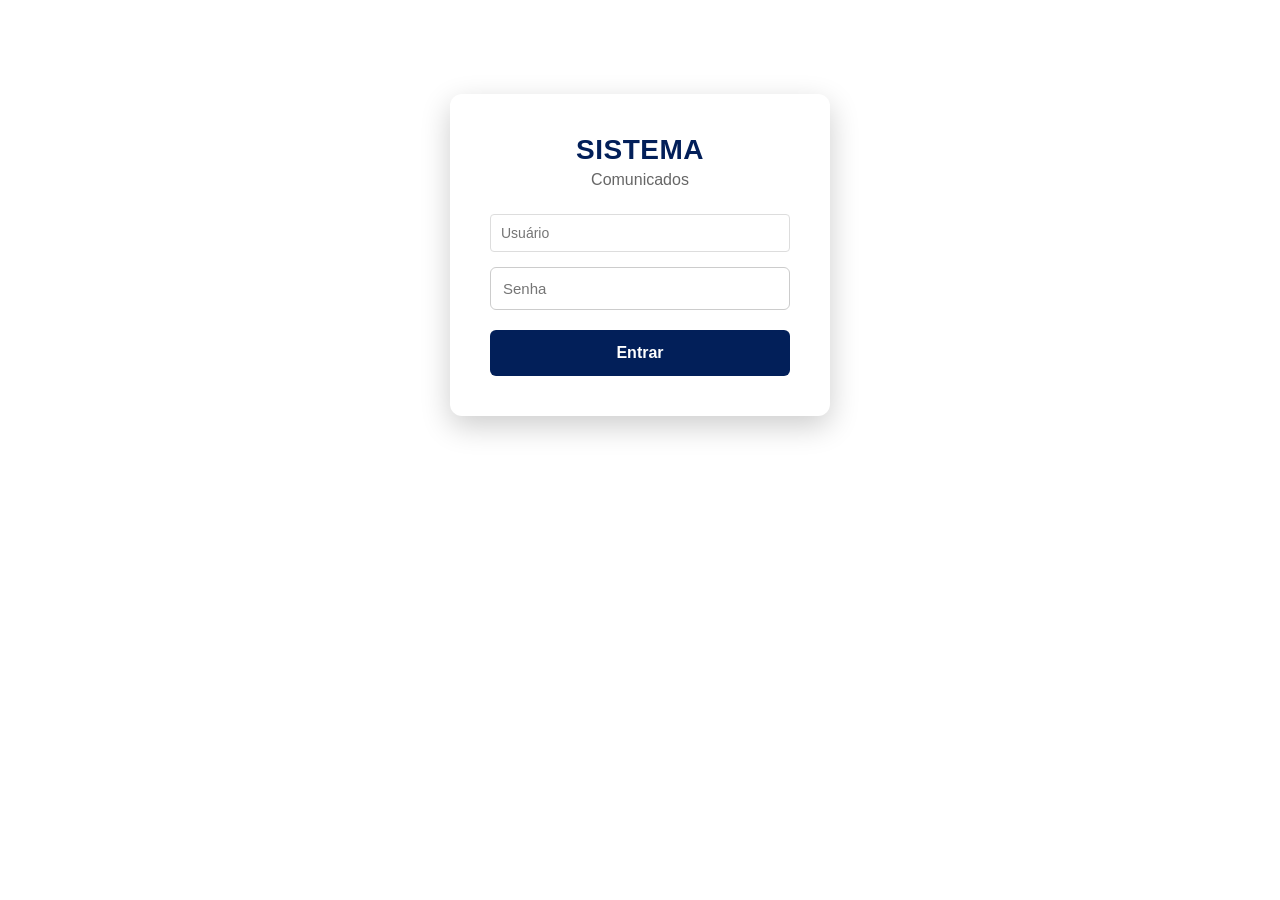
<file: Sistema comunicados.html>
<!DOCTYPE html>
<html lang="pt-BR">
<head>
    <meta charset="UTF-8">
    <meta name="viewport" content="width=device-width, initial-scale=1.0">
    <title>Gestão de Serviços</title>
    <style>
        :root {
            --primary-color: #021f59;
            --success-color: #28a745;
            --error-color: #dc3545;
            --bg-body: transparent; 
            --bg-container: #e9ecef; 
            --text-color: #333;
            --border-color: #ddd;
        }

        * { box-sizing: border-box; margin: 0; padding: 0; font-family: 'Segoe UI', Tahoma, Geneva, Verdana, sans-serif; }

        body { background-color: var(--bg-body); color: var(--text-color); padding: 20px; }

        /* ================================
           BLOQUEADOR DE TELA GLOBAL (Atualizado)
           ================================ */
        #global-loader {
            position: fixed; top: 0; left: 0; width: 100%; height: 100%;
            background: transparent; /* Fundo invisível para não atrapalhar o visual */
            z-index: 9999;
            display: flex; align-items: center; justify-content: center;
        }
        #global-loader.hidden { display: none !important; }
        
        .loader-box {
            background: white;
            padding: 20px 30px;
            border-radius: 12px;
            box-shadow: 0 4px 15px rgba(0,0,0,0.2);
            display: flex; flex-direction: column; align-items: center;
        }
        
        .spinner {
            border: 4px solid #e2e8f0; border-top: 4px solid var(--primary-color);
            border-radius: 50%; width: 40px; height: 40px; animation: spin 1s linear infinite;
            margin-bottom: 10px;
        }
        .spinner-text { font-size: 15px; font-weight: 600; color: var(--primary-color); }
        @keyframes spin { 0% { transform: rotate(0deg); } 100% { transform: rotate(360deg); } }

        /* ================================
           ESTILOS DA TELA DE LOGIN
           ================================ */
        .login-overlay {
            position: fixed; top: 0; left: 0; width: 100%; height: 100%;
            background-color: transparent; 
            display: flex; align-items: flex-start; justify-content: center; 
            padding-top: 2.5cm; 
            z-index: 3000;
        }
        .card-login {
            background: white; padding: 40px; border-radius: 12px;
            box-shadow: 0 10px 30px rgba(0,0,0,0.2); width: 90%; max-width: 380px;
            text-align: center;
        }
        .card-login h2 { color: var(--primary-color); margin-bottom: 5px; font-size: 28px; font-weight: 800; letter-spacing: 0.5px; text-transform: uppercase; }
        .card-login p.subtitle { color: #666; font-size: 16px; margin-bottom: 25px; }
        .login-input { width: 100%; padding: 12px; margin-bottom: 15px; border: 1px solid #ccc; border-radius: 6px; font-size: 15px; outline: none; transition: border-color 0.3s; }
        .login-input:focus { border-color: var(--primary-color); }
        .btn-login { background-color: var(--primary-color); color: white; width: 100%; padding: 14px; border: none; border-radius: 6px; font-size: 16px; font-weight: bold; cursor: pointer; transition: opacity 0.3s; margin-top: 5px; }
        .btn-login:hover { opacity: 0.9; }

        /* ================================
           ESTILOS DO PAINEL
           ================================ */
        .dashboard-container { width: 100%; max-width: 1200px; margin: 0 auto; }
        .top-bar-actions { display: flex; justify-content: flex-end; gap: 15px; margin-bottom: 15px; }
        .panel-box { background: var(--bg-container); padding: 25px; border-radius: 12px; box-shadow: 0 4px 15px rgba(0,0,0,0.2); min-height: 70vh; }
        .panel-header { margin-bottom: 20px; display: flex; flex-direction: column; align-items: flex-start; }
        .panel-header-top { display: flex; justify-content: space-between; width: 100%; align-items: center; }
        .panel-header h2 { font-size: 20px; color: #2c3e50; }

        .tab-container { display: flex; gap: 10px; margin-top: 15px; overflow-x: auto; overflow-y: hidden; width: 100%; border-bottom: 1px solid #ccc; height: 45px; align-items: flex-end; scrollbar-width: none; -ms-overflow-style: none; }
        .tab-container::-webkit-scrollbar { display: none; }
        .tab-btn { background: transparent; border: none; padding: 8px 15px; cursor: pointer; font-size: 14px; font-weight: 600; color: #6b7280; border-bottom: 3px solid transparent; transition: all 0.3s; white-space: nowrap; margin-bottom: -1px; height: auto; }
        .tab-btn:hover { color: var(--primary-color); }
        .tab-btn.active { color: var(--primary-color); border-bottom-color: var(--primary-color); }

        .btn { display: flex; align-items: center; justify-content: center; gap: 8px; padding: 10px 20px; border-radius: 6px; cursor: pointer; font-weight: bold; font-size: 14px; transition: all 0.2s; border: none; }
        .btn:hover:not(:disabled) { opacity: 0.9; transform: translateY(-1px); }
        .btn:disabled { opacity: 0.5; cursor: not-allowed; }
        
        .btn-historico { background-color: #ffffff; color: #333; border: 1px solid #ccc; }
        .btn-novo { background-color: var(--primary-color); color: white; }
        .btn-block { width: 100%; margin-top: 15px; }
        .btn-importar { display: flex; align-items: center; justify-content: center; gap: 6px; background-color: #e2e8f0; border: 1px solid #cbd5e1; color: #374151; font-weight: 600; font-size: 14px; border-radius: 6px; padding: 0 16px; cursor: pointer; transition: background-color 0.2s; height: 100%; }
        .btn-importar:hover { background-color: #cbd5e1; }

        .table-container { overflow-x: auto; width: 100%; }
        table { width: 100%; border-collapse: collapse; min-width: 800px; background: transparent; table-layout: fixed; }
        th, td { padding: 15px 10px; text-align: left; border-bottom: 1px solid #d1d5db; font-size: 14px; vertical-align: middle; }
        th { color: #6b7280; font-weight: bold; font-size: 12px; text-transform: uppercase; white-space: nowrap; }
        tr:hover { background-color: rgba(255,255,255,0.4); } 
        .actions { display: flex; gap: 5px; align-items: center; justify-content: flex-start; }
        .icon-btn { background: none; border: none; cursor: pointer; color: #6b7280; display: flex; align-items: center; justify-content: center; padding: 5px; transition: transform 0.2s; }
        .icon-btn:hover { transform: scale(1.1); color: var(--primary-color); }
        .icon-btn.delete:hover { color: var(--error-color); }
        .icon-btn.share:hover { color: #28a745; }

        .form-grid { display: grid; grid-template-columns: repeat(auto-fit, minmax(200px, 1fr)); gap: 15px; margin-bottom: 15px; }
        .row-top { display: grid; grid-template-columns: 2fr 1fr 1.2fr; gap: 15px; margin-bottom: 15px; }
        .row-middle { display: grid; grid-template-columns: 2.5fr 1fr; gap: 15px; margin-bottom: 15px; }
        @media (max-width: 768px) { .row-top, .row-middle, .form-grid { grid-template-columns: 1fr; } }

        .form-group { display: flex; flex-direction: column; gap: 5px; }
        .centered-group { align-items: center; text-align: center; }
        .form-group label.title-label { font-size: 13px; font-weight: 600; color: var(--primary-color); text-align: left; width: 100%; }

        input[type="text"], input[type="date"], input[type="time"], input[type="number"], select, textarea { width: 100%; padding: 10px; border: 1px solid var(--border-color); border-radius: 4px; font-size: 14px; outline: none; transition: border-color 0.3s; }
        input:focus, select:focus, textarea:focus { border-color: var(--primary-color); }
        input:disabled { background-color: #e9ecef; cursor: not-allowed; }
        textarea { resize: vertical; min-height: 80px; }
        .time-group { display: flex; align-items: center; gap: 8px; justify-content: center; width: 100%; }
        .time-group span { font-size: 14px; font-weight: 500; }

        .servicos-checkboxes-geral, .servicos-checkboxes { display: flex; flex-wrap: wrap; gap: 10px 20px; background: #f8f9fa; border: 1px solid #eee; border-radius: 6px; padding: 10px; height: 100%; align-content: flex-start; }
        .servicos-checkboxes { display: grid; grid-template-columns: 1fr 1fr; gap: 8px; }
        .option-lbl { display: flex; align-items: center; gap: 5px; font-size: 13px; color: #444; cursor: pointer; }
        .lbl-outro { flex-direction: column; align-items: flex-start; width: 100%; grid-column: 1 / -1; }
        input[type="checkbox"], input[type="radio"] { width: 14px; height: 14px; margin: 0; cursor: pointer; }
        .input-outro { margin-top: 5px; padding: 6px; font-size: 12px; width: 100%; }

        .promo-section { grid-column: 1 / -1; display: grid; grid-template-columns: repeat(auto-fit, minmax(280px, 1fr)); gap: 15px; margin-top: 10px; margin-bottom: 15px; }
        .promo-card { background-color: white; border: 2px solid #e9ecef; border-radius: 12px; padding: 15px; display: flex; flex-direction: column; gap: 12px; cursor: pointer; transition: all 0.3s ease; }
        .promo-card.active { border-color: var(--primary-color); box-shadow: 0 4px 12px rgba(2, 31, 89, 0.15); background-color: #fcfdfe; }
        .promo-card-title { font-size: 15px; font-weight: bold; color: var(--primary-color); text-align: center; border-bottom: 1px solid #eee; padding-bottom: 8px; }
        .input-money-group { display: flex; align-items: center; gap: 8px; }
        .input-money-group span { font-weight: bold; color: #555; }
        .pragas-display { background: #f8f9fa; border: 1px solid #eee; border-radius: 6px; padding: 10px; font-size: 12px; color: #444; min-height: 60px; display: flex; flex-direction: column; text-align: left; }
        .pragas-display strong { color: var(--primary-color); margin-bottom: 4px; }
        
        .checkbox-section { grid-column: 1 / -1; margin-bottom: 15px; background-color: #f0f4f8; border-radius: 8px; padding: 15px; border: 1px dashed var(--primary-color); }
        .checkbox-container { display: grid; grid-template-columns: repeat(auto-fill, minmax(140px, 1fr)); gap: 15px; margin-top: 10px; }
        .checkbox-item { display: flex; align-items: center; gap: 8px; font-size: 13px; color: #333; cursor: pointer; }
        .checkbox-item.item-outro { flex-direction: column; align-items: flex-start; grid-column: 1 / -1; }

        .editor-container { border: 1px solid var(--border-color); border-radius: 4px; overflow: hidden; background: white; transition: border-color 0.3s; }
        .editor-container:focus-within { border-color: var(--primary-color); }
        .editor-toolbar { background: #f8f9fa; border-bottom: 1px solid var(--border-color); padding: 5px 10px; display: flex; justify-content: space-between; align-items: center; gap: 5px; }
        .editor-toolbar-group { display: flex; gap: 5px; }
        .editor-btn { background: none; border: 1px solid transparent; border-radius: 4px; cursor: pointer; padding: 4px 10px; font-size: 14px; color: #444; font-family: serif; }
        .editor-btn:hover { background: #e2e8f0; border-color: #cbd5e1; }
        .btn-modelo { font-family: 'Segoe UI', Tahoma, Geneva, Verdana, sans-serif; font-size: 12px; color: var(--primary-color); font-weight: 600; display: flex; align-items: center; gap: 4px; }
        .editor-content { padding: 10px; min-height: 100px; font-size: 14px; outline: none; text-align: left; background: white; }
        .editor-content[data-placeholder]:empty:before { content: attr(data-placeholder); color: #999; pointer-events: none; display: block; }

        .modal-overlay { position: fixed; top: 0; left: 0; width: 100%; height: 100%; background: rgba(0,0,0,0.6); display: none; align-items: center; justify-content: center; z-index: 1000; }
        .modal-box { background: white; padding: 25px; border-radius: 12px; width: 90%; max-width: 400px; text-align: center; box-shadow: 0 10px 25px rgba(0,0,0,0.3); }
        .modal-box.lg { max-width: 950px; max-height: 90vh; overflow-y: auto; text-align: left; }
        .modal-box.md { max-width: 600px; max-height: 90vh; overflow-y: auto; text-align: left; }
        .modal-actions { display: flex; justify-content: center; gap: 15px; margin-top: 20px; }
        .btn-cancel { background-color: #e9ecef; color: #333; }
        .btn-cancel:hover { background-color: #cbd5e1; }

        .filtros-historico { display: flex; gap: 10px; flex-wrap: wrap; background: #f8f9fa; padding: 15px; border-radius: 8px; border: 1px solid #eee; margin-top: 15px; align-items: flex-end; }
        .pagination-container { display: flex; justify-content: space-between; align-items: center; margin-top: 15px; padding-top: 15px; border-top: 1px solid #eee; }
        .page-info { font-size: 14px; font-weight: 600; color: #555; }

        .list-group-import { max-height: 350px; overflow-y: auto; margin-top: 15px; border: 1px solid #eee; border-radius: 8px; text-align: left; }
        .list-item-import { padding: 12px 15px; border-bottom: 1px solid #f1f1f1; cursor: pointer; transition: background 0.2s; display: flex; justify-content: space-between; align-items: center; }
        .list-item-import:hover { background: #f8f9fa; }
        .list-item-import strong { display: block; color: var(--primary-color); font-size: 14px; }
        .list-item-import span { font-size: 11px; color: #777; }
        .btn-select-import { font-size: 11px; padding: 4px 10px; border-radius: 12px; background: #e2e8f0; border: none; cursor: pointer; font-weight: 600; color: var(--primary-color); }
        .list-item-import:hover .btn-select-import { background: var(--primary-color); color: white; }

        #toast-container { position: fixed; top: 20px; right: 20px; z-index: 5000; }
        .toast { min-width: 250px; padding: 15px; border-radius: 4px; color: white; margin-bottom: 10px; opacity: 0; transform: translateX(100%); transition: all 0.3s ease-in-out; display: flex; align-items: center; justify-content: space-between; }
        .toast.show { opacity: 1; transform: translateX(0); }
        .toast.success { background-color: var(--success-color); }
        .toast.error { background-color: var(--error-color); }
    </style>
</head>
<body>

    <div id="toast-container"></div>

    <!-- BLOQUEADOR DE TELA COM CAIXA ELEGANTE E FUNDO INVISÍVEL -->
    <div id="global-loader" class="hidden">
        <div class="loader-box">
            <div class="spinner"></div>
            <div class="spinner-text" id="global-loader-text">Aguarde...</div>
        </div>
    </div>

    <!-- TELA DE LOGIN BLOQUEADORA -->
    <div id="telaLogin" class="login-overlay">
        <div class="card-login">
            <h2>SISTEMA</h2>
            <p class="subtitle">Comunicados</p>
            
            <form id="form-login" onsubmit="fazerLogin(event)">
                <input type="text" id="login-user" class="login-input" placeholder="Usuário" required>
                <input type="password" id="login-pass" class="login-input" placeholder="Senha" required>
                <button type="submit" class="btn-login" id="btn-entrar">Entrar</button>
            </form>
        </div>
    </div>

    <!-- PAINEL PRINCIPAL (OCULTO ATÉ O LOGIN) -->
    <div id="app-container" class="dashboard-container" style="display: none;">
        
        <div class="top-bar-actions">
            <button class="btn btn-historico" onclick="abrirModalHistorico()">
                <svg width="18" height="18" viewBox="0 0 24 24" fill="none" stroke="currentColor" stroke-width="2" stroke-linecap="round" stroke-linejoin="round"><path d="M12 20v-6M6 20V10M18 20V4"/></svg>
                Histórico
            </button>
            <button class="btn btn-novo" onclick="abrirModalSelecaoNovo()">
                <svg width="18" height="18" viewBox="0 0 24 24" fill="none" stroke="currentColor" stroke-width="2" stroke-linecap="round" stroke-linejoin="round"><circle cx="12" cy="12" r="10"/><line x1="12" y1="8" x2="12" y2="16"/><line x1="8" y1="12" x2="16" y2="12"/></svg>
                Novo Comunicado
            </button>
        </div>

        <div class="panel-box">
            <div class="panel-header">
                <div class="panel-header-top">
                    <h2>Últimos Comunicados</h2>
                </div>
                <div class="tab-container">
                    <button class="tab-btn active" onclick="setFiltroPrincipal('Dedetizacao', this)">Dedetização</button>
                    <button class="tab-btn" onclick="setFiltroPrincipal('Limpeza', this)">Limpeza de Reservatório</button>
                    <button class="tab-btn" onclick="setFiltroPrincipal('Termo', this)">Termonebulização</button>
                </div>
            </div>

            <div class="table-container">
                <table>
                    <thead>
                        <!-- REMOVIDA A COLUNA DE PREVISÃO -->
                        <tr>
                            <th style="width: 20%;">Data</th>
                            <th style="width: 40%;">Cliente</th>
                            <th style="width: 20%;">Serviço</th>
                            <th style="width: 20%;">Ações</th>
                        </tr>
                    </thead>
                    <tbody id="tabela-corpo-ultimos">
                    </tbody>
                </table>
            </div>
        </div>
    </div>
    
    <!-- MODAIS DO SISTEMA -->
    <div id="modal-selecao" class="modal-overlay">
        <div class="modal-box">
            <h3 style="color: var(--primary-color); margin-bottom: 10px;">Novo Comunicado</h3>
            <p style="font-size: 14px; color: #555;">Selecione o modelo do formulário que deseja preencher:</p>
            <div style="display: flex; flex-direction: column; gap: 12px; margin-top: 20px;">
                <button class="btn btn-novo" onclick="prepararFormularioNovo('modal-dedetizacao')">Dedetização</button>
                <button class="btn btn-novo" style="background-color: #17a2b8;" onclick="prepararFormularioNovo('modal-limpeza')">Limpeza de Reservatório</button>
                <button class="btn btn-novo" style="background-color: #f39c12; color: #333;" onclick="prepararFormularioNovo('modal-termo')">Termonebulização</button>
            </div>
            <button class="btn btn-cancel btn-block" onclick="fecharModal('modal-selecao')">Cancelar</button>
        </div>
    </div>

    <!-- MODAL DEDETIZAÇÃO -->
    <div id="modal-dedetizacao" class="modal-overlay">
        <div class="modal-box lg">
            <div style="display: flex; justify-content: space-between; align-items: center; margin-bottom: 20px; border-bottom: 1px solid #eee; padding-bottom: 10px;">
                <h3 style="color: var(--primary-color);" id="titulo-modal-dedetizacao">Comunicado - Dedetização</h3>
                <button class="icon-btn" onclick="fecharModal('modal-dedetizacao')"><svg width="24" height="24" viewBox="0 0 24 24" fill="none" stroke="#333" stroke-width="2" stroke-linecap="round" stroke-linejoin="round"><line x1="18" y1="6" x2="6" y2="18"/><line x1="6" y1="6" x2="18" y2="18"/></svg></button>
            </div>
            <form id="form-dedetizacao">
                <div class="row-top">
                    <div class="form-group">
                        <label class="title-label" for="cliente">Nome do Cliente</label>
                        <div style="display: flex; gap: 10px;">
                            <input type="text" id="cliente" required style="flex: 1;">
                            <button type="button" class="btn-importar" onclick="abrirModalImportacao('Dedetizacao')" title="Importar">
                                <svg width="18" height="18" viewBox="0 0 24 24" fill="none" xmlns="http://www.w3.org/2000/svg"><path d="M17.5 19C19.9853 19 22 16.9853 22 14.5C22 12.1325 20.176 10.1983 17.8576 10.0135C17.4334 6.61916 14.5369 4 11 4C7.13401 4 4 7.13401 4 11C4 11.1442 4.00438 11.2874 4.01294 11.4294C2.30214 12.0628 1 13.7388 1 15.5C1 17.9853 3.01472 20 5.5 20H17.5V19Z" fill="#374151"/><path d="M11 16L8 13H10V10H12V13H14L11 16Z" fill="#e2e8f0"/></svg> Importar
                            </button>
                        </div>
                    </div>
                    <div class="form-group centered-group">
                        <label class="title-label" for="data">Data do Serviço</label>
                        <input type="date" id="data" required style="max-width: 150px;">
                    </div>
                    <div class="form-group centered-group">
                        <label class="title-label">Previsão de Horário</label>
                        <div class="time-group">
                            <input type="time" id="hora-inicio" required style="width: 100px; padding: 8px;">
                            <span>às</span>
                            <input type="time" id="hora-fim" required style="width: 100px; padding: 8px;">
                        </div>
                    </div>
                </div>
                
                <div class="row-middle">
                    <div class="form-group">
                        <label class="title-label">Tipo de Serviço (Geral)</label>
                        <div class="servicos-checkboxes-geral">
                            <label class="option-lbl"><input type="checkbox" class="servico-geral-cb" value="Desinsetização"> Desinsetização</label>
                            <label class="option-lbl"><input type="checkbox" class="servico-geral-cb" value="Desratização"> Desratização</label>
                            <label class="option-lbl"><input type="checkbox" class="servico-geral-cb" value="Descupinização"> Descupinização</label>
                            <label class="option-lbl lbl-outro">
                                <div style="display: flex; gap: 5px;"><input type="checkbox" class="servico-geral-cb" value="Outro" id="serv-geral-outro-cb"> Outro</div>
                                <input type="text" id="serv-geral-outro-txt" class="input-outro hidden" placeholder="Qual serviço?">
                            </label>
                        </div>
                    </div>

                    <div class="form-group">
                        <label class="title-label">Vendedor Responsável</label>
                        <div class="servicos-checkboxes" style="height: 100%; display: flex; flex-direction: column; justify-content: center; gap: 15px;">
                            <label class="option-lbl"><input type="radio" name="vendedor" value="Heitor Diego" checked> Heitor Diego</label>
                            <label class="option-lbl"><input type="radio" name="vendedor" value="Gabriel Valero"> Gabriel Valero</label>
                        </div>
                    </div>
                </div>

                <div class="promo-section">
                    <div class="promo-card active" id="card-1" onclick="ativarCard(1)">
                        <div class="promo-card-title">Promocional 01</div>
                        <div class="input-money-group"><span>R$</span><input type="number" id="valor-1" step="0.01" min="0" placeholder="0.00"></div>
                        <div class="form-group">
                            <label class="title-label">Imóvel</label>
                            <select id="imovel-1" class="imovel-select"><option value="Apartamento">Apartamento</option><option value="Casa">Casa</option><option value="Outro">Outro</option></select>
                            <input type="text" id="imovel-outro-txt-1" class="input-outro hidden" placeholder="Qual imóvel?">
                        </div>
                        <div class="form-group">
                            <label class="title-label">Serviços</label>
                            <div class="servicos-checkboxes">
                                <label class="option-lbl"><input type="checkbox" class="servico-cb-1" value="Desinsetização"> Desinsetização</label>
                                <label class="option-lbl"><input type="checkbox" class="servico-cb-1" value="Desratização"> Desratização</label>
                                <label class="option-lbl"><input type="checkbox" class="servico-cb-1" value="Descupinização"> Descupinização</label>
                                <label class="option-lbl lbl-outro"><div style="display: flex; gap: 5px;"><input type="checkbox" class="servico-cb-1" value="Outro" id="serv-outro-cb-1"> Outro</div><input type="text" id="serv-outro-txt-1" class="input-outro hidden" placeholder="Qual serviço?"></label>
                            </div>
                        </div>
                        <div class="pragas-display"><strong>Pragas contempladas:</strong><span id="display-pragas-1">Nenhuma praga selecionada.</span></div>
                    </div>
                    <div class="promo-card" id="card-2" onclick="ativarCard(2)">
                        <div class="promo-card-title">Promocional 02</div>
                        <div class="input-money-group"><span>R$</span><input type="number" id="valor-2" step="0.01" min="0" placeholder="0.00"></div>
                        <div class="form-group">
                            <label class="title-label">Imóvel</label>
                            <select id="imovel-2" class="imovel-select"><option value="Apartamento">Apartamento</option><option value="Casa">Casa</option><option value="Outro">Outro</option></select>
                            <input type="text" id="imovel-outro-txt-2" class="input-outro hidden" placeholder="Qual imóvel?">
                        </div>
                        <div class="form-group">
                            <label class="title-label">Serviços</label>
                            <div class="servicos-checkboxes">
                                <label class="option-lbl"><input type="checkbox" class="servico-cb-2" value="Desinsetização"> Desinsetização</label>
                                <label class="option-lbl"><input type="checkbox" class="servico-cb-2" value="Desratização"> Desratização</label>
                                <label class="option-lbl"><input type="checkbox" class="servico-cb-2" value="Descupinização"> Descupinização</label>
                                <label class="option-lbl lbl-outro"><div style="display: flex; gap: 5px;"><input type="checkbox" class="servico-cb-2" value="Outro" id="serv-outro-cb-2"> Outro</div><input type="text" id="serv-outro-txt-2" class="input-outro hidden" placeholder="Qual serviço?"></label>
                            </div>
                        </div>
                        <div class="pragas-display"><strong>Pragas contempladas:</strong><span id="display-pragas-2">Nenhuma praga selecionada.</span></div>
                    </div>
                    <div class="promo-card" id="card-3" onclick="ativarCard(3)">
                        <div class="promo-card-title">Promocional 03</div>
                        <div class="input-money-group"><span>R$</span><input type="number" id="valor-3" step="0.01" min="0" placeholder="0.00"></div>
                        <div class="form-group">
                            <label class="title-label">Imóvel</label>
                            <select id="imovel-3" class="imovel-select"><option value="Apartamento">Apartamento</option><option value="Casa">Casa</option><option value="Outro">Outro</option></select>
                            <input type="text" id="imovel-outro-txt-3" class="input-outro hidden" placeholder="Qual imóvel?">
                        </div>
                        <div class="form-group">
                            <label class="title-label">Serviços</label>
                            <div class="servicos-checkboxes">
                                <label class="option-lbl"><input type="checkbox" class="servico-cb-3" value="Desinsetização"> Desinsetização</label>
                                <label class="option-lbl"><input type="checkbox" class="servico-cb-3" value="Desratização"> Desratização</label>
                                <label class="option-lbl"><input type="checkbox" class="servico-cb-3" value="Descupinização"> Descupinização</label>
                                <label class="option-lbl lbl-outro"><div style="display: flex; gap: 5px;"><input type="checkbox" class="servico-cb-3" value="Outro" id="serv-outro-cb-3"> Outro</div><input type="text" id="serv-outro-txt-3" class="input-outro hidden" placeholder="Qual serviço?"></label>
                            </div>
                        </div>
                        <div class="pragas-display"><strong>Pragas contempladas:</strong><span id="display-pragas-3">Nenhuma praga selecionada.</span></div>
                    </div>
                </div>

                <div class="checkbox-section">
                    <div class="form-group">
                        <label class="title-label" id="titulo-pragas-dinamico" style="font-size: 16px;">Pragas contempladas promocional 01</label>
                        <div class="checkbox-container">
                            <label class="checkbox-item"><input type="checkbox" class="praga-cb" value="BARATAS"> BARATAS</label>
                            <label class="checkbox-item"><input type="checkbox" class="praga-cb" value="FORMIGAS"> FORMIGAS</label>
                            <label class="checkbox-item"><input type="checkbox" class="praga-cb" value="CUPINS"> CUPINS</label>
                            <label class="checkbox-item"><input type="checkbox" class="praga-cb" value="ROEDORES"> ROEDORES</label>
                            <label class="checkbox-item"><input type="checkbox" class="praga-cb" value="MOSCAS"> MOSCAS</label>
                            <label class="checkbox-item"><input type="checkbox" class="praga-cb" value="MOSQUITOS"> MOSQUITOS</label>
                            <label class="checkbox-item"><input type="checkbox" class="praga-cb" value="CARRAPATOS"> CARRAPATOS</label>
                            <label class="checkbox-item"><input type="checkbox" class="praga-cb" value="PULGAS"> PULGAS</label>
                            <label class="checkbox-item"><input type="checkbox" class="praga-cb" value="ESCORPIÕES"> ESCORPIÕES</label>
                            <label class="checkbox-item"><input type="checkbox" class="praga-cb" value="CARAMUJOS"> CARAMUJOS</label>
                            <label class="checkbox-item item-outro"><div style="display: flex; gap: 8px;"><input type="checkbox" class="praga-cb" value="OUTROS" id="praga-outros-cb"> OUTROS</div><input type="text" id="praga-outros-txt" class="input-outro hidden" placeholder="Especifique a praga..."></label>
                        </div>
                    </div>
                </div>
                <button type="submit" class="btn btn-novo btn-block" id="btn-salvar-dedetizacao">Salvar Comunicado</button>
            </form>
        </div>
    </div>

    <!-- MODAL LIMPEZA -->
    <div id="modal-limpeza" class="modal-overlay">
        <div class="modal-box md">
            <div style="display: flex; justify-content: space-between; align-items: center; margin-bottom: 20px; border-bottom: 1px solid #eee; padding-bottom: 10px;">
                <h3 style="color: #17a2b8;" id="titulo-modal-limpeza">Comunicado - Limpeza de Reservatório</h3>
                <button class="icon-btn" onclick="fecharModal('modal-limpeza')"><svg width="24" height="24" viewBox="0 0 24 24" fill="none" stroke="#333" stroke-width="2" stroke-linecap="round" stroke-linejoin="round"><line x1="18" y1="6" x2="6" y2="18"/><line x1="6" y1="6" x2="18" y2="18"/></svg></button>
            </div>
            <form id="form-limpeza">
                <div class="row-top" style="grid-template-columns: 2fr 1fr;">
                    <div class="form-group">
                        <label class="title-label">Nome do Cliente</label>
                        <div style="display: flex; gap: 10px;">
                            <input type="text" id="cliente-limp" required style="flex: 1;">
                            <button type="button" class="btn-importar" onclick="abrirModalImportacao('Limpeza')" title="Importar">
                                <svg width="18" height="18" viewBox="0 0 24 24" fill="none" xmlns="http://www.w3.org/2000/svg"><path d="M17.5 19C19.9853 19 22 16.9853 22 14.5C22 12.1325 20.176 10.1983 17.8576 10.0135C17.4334 6.61916 14.5369 4 11 4C7.13401 4 4 7.13401 4 11C4 11.1442 4.00438 11.2874 4.01294 11.4294C2.30214 12.0628 1 13.7388 1 15.5C1 17.9853 3.01472 20 5.5 20H17.5V19Z" fill="#374151"/><path d="M11 16L8 13H10V10H12V13H14L11 16Z" fill="#e2e8f0"/></svg> Importar
                            </button>
                        </div>
                    </div>
                    <div class="form-group"><label class="title-label">Data do Serviço</label><input type="date" id="data-limp" required></div>
                </div>
                <div class="form-group" style="margin-bottom: 15px;">
                    <label class="title-label">Vendedor Responsável</label>
                    <div class="servicos-checkboxes">
                        <label class="option-lbl"><input type="radio" name="vendedor-limp" value="Heitor Diego" checked> Heitor Diego</label>
                        <label class="option-lbl"><input type="radio" name="vendedor-limp" value="Gabriel Valero"> Gabriel Valero</label>
                    </div>
                </div>
                <div class="form-group" style="margin-bottom: 15px;">
                    <label class="title-label">Observações</label>
                    <div class="editor-container">
                        <div class="editor-toolbar">
                            <div class="editor-toolbar-group">
                                <button type="button" class="editor-btn" onclick="document.execCommand('bold', false, null)" title="Negrito (Ctrl+B)"><strong>B</strong></button>
                                <button type="button" class="editor-btn" onclick="document.execCommand('italic', false, null)" title="Itálico (Ctrl+I)"><em>I</em></button>
                                <button type="button" class="editor-btn" onclick="document.execCommand('underline', false, null)" title="Sublinhado (Ctrl+U)"><u>U</u></button>
                            </div>
                            <button type="button" class="editor-btn btn-modelo" onclick="inserirModeloLimpeza()" title="Preencher com texto padrão">📝 Inserir Modelo</button>
                        </div>
                        <div id="obs-limp" class="editor-content" contenteditable="true" data-placeholder="Detalhes do serviço..."></div>
                    </div>
                </div>
                <button type="submit" class="btn btn-novo btn-block" style="background-color: #17a2b8;" id="btn-salvar-limpeza">Salvar Comunicado</button>
            </form>
        </div>
    </div>

    <!-- MODAL TERMONEBULIZAÇÃO -->
    <div id="modal-termo" class="modal-overlay">
        <div class="modal-box md">
            <div style="display: flex; justify-content: space-between; align-items: center; margin-bottom: 20px; border-bottom: 1px solid #eee; padding-bottom: 10px;">
                <h3 style="color: #f39c12;" id="titulo-modal-termo">Comunicado - Termonebulização</h3>
                <button class="icon-btn" onclick="fecharModal('modal-termo')"><svg width="24" height="24" viewBox="0 0 24 24" fill="none" stroke="#333" stroke-width="2" stroke-linecap="round" stroke-linejoin="round"><line x1="18" y1="6" x2="6" y2="18"/><line x1="6" y1="6" x2="18" y2="18"/></svg></button>
            </div>
            <form id="form-termo">
                <div class="form-grid">
                    <div class="form-group" style="grid-column: 1 / -1;">
                        <label class="title-label">Nome do Cliente</label>
                        <div style="display: flex; gap: 10px;">
                            <input type="text" id="cliente-termo" required style="flex: 1;">
                            <button type="button" class="btn-importar" onclick="abrirModalImportacao('Termo')" title="Importar">
                                <svg width="18" height="18" viewBox="0 0 24 24" fill="none" xmlns="http://www.w3.org/2000/svg"><path d="M17.5 19C19.9853 19 22 16.9853 22 14.5C22 12.1325 20.176 10.1983 17.8576 10.0135C17.4334 6.61916 14.5369 4 11 4C7.13401 4 4 7.13401 4 11C4 11.1442 4.00438 11.2874 4.01294 11.4294C2.30214 12.0628 1 13.7388 1 15.5C1 17.9853 3.01472 20 5.5 20H17.5V19Z" fill="#374151"/><path d="M11 16L8 13H10V10H12V13H14L11 16Z" fill="#e2e8f0"/></svg> Importar
                            </button>
                        </div>
                    </div>
                    <div class="form-group"><label class="title-label">Data do Serviço</label><input type="date" id="data-termo" required></div>
                    <div class="form-group"><label class="title-label">Previsão de Horário</label>
                        <div class="time-group" style="justify-content: flex-start;"><input type="time" id="hora-inicio-termo" required style="padding: 8px;"><span>às</span><input type="time" id="hora-fim-termo" required style="padding: 8px;"></div>
                    </div>
                </div>
                <div class="form-group" style="margin-bottom: 15px;">
                    <label class="title-label">Vendedor Responsável</label>
                    <div class="servicos-checkboxes">
                        <label class="option-lbl"><input type="radio" name="vendedor-termo" value="Heitor Diego" checked> Heitor Diego</label>
                        <label class="option-lbl"><input type="radio" name="vendedor-termo" value="Gabriel Valero"> Gabriel Valero</label>
                    </div>
                </div>
                <button type="submit" class="btn btn-novo btn-block" style="background-color: #f39c12; color: #333;" id="btn-salvar-termo">Salvar Comunicado</button>
            </form>
        </div>
    </div>

    <!-- MODAL HISTÓRICO -->
    <div id="modal-historico" class="modal-overlay">
        <div class="modal-box lg">
            <div style="margin-bottom: 15px; border-bottom: 1px solid #eee; padding-bottom: 5px;">
                <div style="display: flex; justify-content: space-between; align-items: center;">
                    <h3 style="color: var(--primary-color);">Histórico de Comunicados</h3>
                    <button class="icon-btn" onclick="fecharModal('modal-historico')"><svg width="24" height="24" viewBox="0 0 24 24" fill="none" stroke="#333" stroke-width="2" stroke-linecap="round" stroke-linejoin="round"><line x1="18" y1="6" x2="6" y2="18"/><line x1="6" y1="6" x2="18" y2="18"/></svg></button>
                </div>
                <div class="tab-container" style="border:none; margin-top:10px;">
                    <button class="tab-btn active" onclick="setFiltroHistorico('Dedetizacao', this)">Dedetização</button>
                    <button class="tab-btn" onclick="setFiltroHistorico('Limpeza', this)">Limpeza de Reservatório</button>
                    <button class="tab-btn" onclick="setFiltroHistorico('Termo', this)">Termonebulização</button>
                </div>
            </div>

            <div class="filtros-historico">
                <div style="flex: 1; min-width: 150px;">
                    <label class="title-label" style="font-size: 11px;">BUSCAR CLIENTE</label>
                    <input type="text" id="filtro-cliente" placeholder="Digite o nome..." onkeyup="dispararBuscaHistorico()" style="padding: 8px;">
                </div>
                <div>
                    <label class="title-label" style="font-size: 11px;">DATA INICIAL</label>
                    <input type="date" id="filtro-data-inicio" onchange="dispararBuscaHistorico()" style="padding: 8px;">
                </div>
                <div>
                    <label class="title-label" style="font-size: 11px;">DATA FINAL</label>
                    <input type="date" id="filtro-data-fim" onchange="dispararBuscaHistorico()" style="padding: 8px;">
                </div>
                <button class="btn btn-historico" onclick="limparFiltrosHistorico()" style="padding: 8px 15px;" title="Limpar Filtros">
                    <svg width="18" height="18" viewBox="0 0 24 24" fill="none" stroke="currentColor" stroke-width="2" stroke-linecap="round" stroke-linejoin="round"><line x1="18" y1="6" x2="6" y2="18"></line><line x1="6" y1="6" x2="18" y2="18"></line></svg>
                </button>
            </div>

            <div class="table-container" style="margin-top: 15px;">
                <table>
                    <thead>
                        <!-- REMOVIDA A COLUNA DE PREVISÃO -->
                        <tr>
                            <th style="width: 20%;">Data</th>
                            <th style="width: 40%;">Cliente</th>
                            <th style="width: 20%;">Serviço</th>
                            <th style="width: 20%;">Ações</th>
                        </tr>
                    </thead>
                    <tbody id="tabela-corpo-historico">
                    </tbody>
                </table>
            </div>

            <div class="pagination-container">
                <button class="btn btn-historico" id="btn-prev-page" onclick="mudarPagina(-1)">Anterior</button>
                <span class="page-info" id="page-info">Página 1 de 1</span>
                <button class="btn btn-historico" id="btn-next-page" onclick="mudarPagina(1)">Próxima</button>
            </div>
        </div>
    </div>

    <!-- MODAL EXCLUSÃO -->
    <div class="modal-overlay" id="modal-exclusao">
        <div class="modal-box">
            <h3>Confirmar Exclusão</h3>
            <p style="margin-top: 10px;">Tem certeza que deseja excluir este comunicado permanentemente?</p>
            <div class="modal-actions">
                <button class="btn btn-cancel" onclick="fecharModal('modal-exclusao')">Cancelar</button>
                <button class="btn delete" id="btn-confirmar-exclusao" style="background-color: var(--error-color); color: white;">Excluir</button>
            </div>
        </div>
    </div>

    <!-- MODAL IMPORTAÇÃO INTELIGENTE -->
    <div class="modal-overlay" id="modal-importacao" style="z-index: 1050;">
        <div class="modal-box md" style="max-width: 500px;">
            <div style="display: flex; justify-content: space-between; align-items: center; margin-bottom: 15px; border-bottom: 1px solid #eee; padding-bottom: 10px;">
                <h3 style="color: var(--primary-color);">Importar Cliente</h3>
                <button class="icon-btn" onclick="fecharModal('modal-importacao')"><svg width="24" height="24" viewBox="0 0 24 24" fill="none" stroke="#333" stroke-width="2" stroke-linecap="round" stroke-linejoin="round"><line x1="18" y1="6" x2="6" y2="18"/><line x1="6" y1="6" x2="18" y2="18"/></svg></button>
            </div>
            <div class="form-group">
                <input type="text" id="input-busca-importacao" placeholder="🔍 Digite o nome do cliente..." onkeyup="filtrarListaImportacao()" style="padding: 12px; font-size: 15px;">
            </div>
            <div class="list-group-import" id="lista-clientes-importacao">
            </div>
        </div>
    </div>

    <script>
        // ==========================================
        // COLE SUA URL DO GOOGLE APPS SCRIPT AQUI 👇
        // ==========================================
        const API_URL = "https://script.google.com/macros/s/AKfycbzmTFdVGtg3bEGevNcRiguYx2MV6bslEMe9RT_R-pWt3b9DolS0c6mApLr_a-0ccim9aQ/exec"; 
        
        let idParaExcluir = null;
        let cardAtivo = 1;
        let idEmEdicao = null;
        
        let filtroAtualPrincipal = 'Dedetizacao';
        let filtroAtualHistorico = 'Dedetizacao';
        let currentPage = 1;
        const itemsPerPage = 10;
        let totalPagesCache = 1; 

        let tipoImportacaoAtual = '';
        let listaUnicaParaImportacao = [];

        const memoriaPragas = { 1: [], 2: [], 3: [] };
        const memoriaPragasOutrosTxt = { 1: "", 2: "", 3: "" };

        function abrirModal(id) { document.getElementById(id).style.display = 'flex'; }
        function fecharModal(id) { document.getElementById(id).style.display = 'none'; }
        
        async function fazerLogin(e) {
            e.preventDefault();
            const user = document.getElementById('login-user').value;
            const pass = document.getElementById('login-pass').value;
            const btn = document.getElementById('btn-entrar');

            btn.disabled = true; 
            btn.textContent = 'Autenticando...';

            const res = await fetchAPI('login', { usuario: user, senha: pass }, "Autenticando...");

            if (res.sucesso) {
                document.getElementById('telaLogin').style.display = 'none';
                document.getElementById('app-container').style.display = 'block';
                showToast(`Bem-vindo, ${res.nome}!`, 'success');
                aplicarFiltroPrincipal(); 
            } else {
                showToast(res.mensagem || 'Usuário ou senha incorretos.', 'error');
                btn.disabled = false; 
                btn.textContent = 'Entrar';
            }
        }

        function abrirModalSelecaoNovo() { idEmEdicao = null; abrirModal('modal-selecao'); }
        
        function prepararFormularioNovo(idModal) {
            fecharModal('modal-selecao');
            idEmEdicao = null;
            document.getElementById('form-dedetizacao').reset();
            document.getElementById('form-limpeza').reset();
            document.getElementById('form-termo').reset();
            document.getElementById('obs-limp').innerHTML = '';
            document.getElementById('titulo-modal-dedetizacao').innerText = 'Novo Comunicado - Dedetização';
            document.getElementById('titulo-modal-limpeza').innerText = 'Novo Comunicado - Limpeza';
            document.getElementById('titulo-modal-termo').innerText = 'Novo Comunicado - Termonebulização';
            document.getElementById('btn-salvar-dedetizacao').innerText = 'Salvar Comunicado';
            document.getElementById('btn-salvar-limpeza').innerText = 'Salvar Comunicado';
            document.getElementById('btn-salvar-termo').innerText = 'Salvar Comunicado';
            
            servGeralOutrasOpcoes.forEach(cb => cb.disabled = false); document.getElementById('serv-geral-outro-txt').classList.add('hidden');
            [1, 2, 3].forEach(id => { memoriaPragas[id] = []; memoriaPragasOutrosTxt[id] = ""; document.getElementById(`serv-outro-txt-${id}`).classList.add('hidden'); document.getElementById(`imovel-outro-txt-${id}`).classList.add('hidden'); });
            document.getElementById('praga-outros-txt').classList.add('hidden');
            document.getElementById('display-pragas-1').innerText = "Nenhuma praga selecionada."; document.getElementById('display-pragas-2').innerText = "Nenhuma praga selecionada."; document.getElementById('display-pragas-3').innerText = "Nenhuma praga selecionada.";
            
            abrirModal(idModal); 
            if(idModal === 'modal-dedetizacao') { ativarCard(1); }
        }

        async function aplicarFiltroPrincipal() { 
            const res = await fetchAPI('listar', { aba: filtroAtualPrincipal, limite: 5 }, "Carregando comunicados...");
            if (res.sucesso) { desenharLinhas(res.registros, 'tabela-corpo-ultimos'); }
        }

        function setFiltroPrincipal(filtro, btnElement) {
            filtroAtualPrincipal = filtro; const container = btnElement.parentElement;
            container.querySelectorAll('.tab-btn').forEach(b => b.classList.remove('active')); btnElement.classList.add('active');
            aplicarFiltroPrincipal();
        }

        function abrirModalHistorico() { abrirModal('modal-historico'); dispararBuscaHistorico(); }

        function setFiltroHistorico(filtro, btnElement) {
            filtroAtualHistorico = filtro; const container = btnElement.parentElement;
            container.querySelectorAll('.tab-btn').forEach(b => b.classList.remove('active')); btnElement.classList.add('active');
            dispararBuscaHistorico();
        }

        function limparFiltrosHistorico() {
            document.getElementById('filtro-cliente').value = '';
            document.getElementById('filtro-data-inicio').value = '';
            document.getElementById('filtro-data-fim').value = '';
            dispararBuscaHistorico();
        }

        function dispararBuscaHistorico() {
            currentPage = 1; 
            aplicarFiltrosEBusca();
        }

        async function aplicarFiltrosEBusca() {
            const searchCliente = document.getElementById('filtro-cliente').value;
            const dataInicioStr = document.getElementById('filtro-data-inicio').value;
            const dataFimStr = document.getElementById('filtro-data-fim').value;

            const res = await fetchAPI('listar', { 
                aba: filtroAtualHistorico, 
                limite: itemsPerPage, 
                pagina: currentPage,
                busca: searchCliente,
                dataInicio: dataInicioStr,
                dataFim: dataFimStr
            }, "Buscando histórico...");
            
            if (res.sucesso) {
                desenharLinhas(res.registros, 'tabela-corpo-historico');
                
                totalPagesCache = Math.ceil(res.total / itemsPerPage) || 1;
                document.getElementById('page-info').innerText = `Página ${currentPage} de ${totalPagesCache}`;
                document.getElementById('btn-prev-page').disabled = (currentPage === 1);
                document.getElementById('btn-next-page').disabled = (currentPage >= totalPagesCache);
            }
        }

        function mudarPagina(direcao) {
            currentPage += direcao;
            if (currentPage < 1) currentPage = 1;
            if (currentPage > totalPagesCache) currentPage = totalPagesCache;
            aplicarFiltrosEBusca(); 
        }

        async function abrirModalImportacao(tipoServico) {
            tipoImportacaoAtual = tipoServico;
            document.getElementById('input-busca-importacao').value = '';
            
            let abaParaBackend = tipoServico;
            const res = await fetchAPI('listar', { aba: abaParaBackend, limite: 100 }, "Carregando clientes para importação..."); 
            
            if(res.sucesso) {
                let registrosDoTipo = res.registros;
                listaUnicaParaImportacao = [];
                let nomesVistos = new Set();
                
                registrosDoTipo.forEach(reg => {
                    let nomeLower = (reg.cliente || '').trim().toLowerCase();
                    if (nomeLower && !nomesVistos.has(nomeLower)) {
                        nomesVistos.add(nomeLower);
                        listaUnicaParaImportacao.push(reg);
                    }
                });
                renderizarListaImportacao(listaUnicaParaImportacao);
                abrirModal('modal-importacao');
            }
        }

        function renderizarListaImportacao(lista) {
            const container = document.getElementById('lista-clientes-importacao');
            container.innerHTML = '';
            
            if(lista.length === 0) {
                container.innerHTML = '<div style="padding: 15px; text-align: center; color: #777;">Nenhum cliente encontrado no histórico para este serviço.</div>';
                return;
            }

            lista.forEach(item => {
                const div = document.createElement('div');
                div.className = 'list-item-import';
                div.innerHTML = `
                    <div>
                        <strong>${item.cliente}</strong>
                        <span>Último serviço: ${item.data || '-'}</span>
                    </div>
                    <button class="btn-select-import" onclick="executarImportacao('${item.id}')">Selecionar</button>
                `;
                container.appendChild(div);
            });
        }

        function filtrarListaImportacao() {
            const query = document.getElementById('input-busca-importacao').value.toLowerCase().trim();
            const filtrados = listaUnicaParaImportacao.filter(item => (item.cliente || '').toLowerCase().includes(query));
            renderizarListaImportacao(filtrados);
        }

        async function executarImportacao(id) {
            fecharModal('modal-importacao');
            let tipoStringNoBackend = '';
            if (tipoImportacaoAtual === 'Dedetizacao') tipoStringNoBackend = 'Dedetização';
            else if (tipoImportacaoAtual === 'Limpeza') tipoStringNoBackend = 'Limpeza de Reservatório';
            else if (tipoImportacaoAtual === 'Termo') tipoStringNoBackend = 'Termonebulização';
            await aplicarEngenhariaReversa(id, tipoStringNoBackend, true);
        }
        
        // A função de edição agora faz a "Busca Profunda" na planilha!
        async function aplicarEngenhariaReversa(id, tipo, isImportacao = false) {
            const res = await fetchAPI('buscar_registro', { id: id, tipo: tipo }, "Extraindo dados completos...");
            if (!res.sucesso) { showToast(res.mensagem, 'error'); return; }
            
            const dados = res.dados;
            
            if (tipo === 'Dedetização' || tipo === 'Dedetizacao') {
                if(!isImportacao) {
                    idEmEdicao = id;
                    document.getElementById('titulo-modal-dedetizacao').innerText = 'Editando Comunicado - Dedetização';
                    document.getElementById('btn-salvar-dedetizacao').innerText = 'Atualizar Comunicado';
                } else {
                    idEmEdicao = null; 
                    document.getElementById('data').value = ''; 
                }
                
                document.getElementById('cliente').value = dados.cliente || '';
                if(!isImportacao) { document.getElementById('data').value = dados.data || ''; }
                
                if (dados.previsao) {
                    const prev = dados.previsao.split(' às ');
                    document.getElementById('hora-inicio').value = prev[0] ? prev[0].trim() : '';
                    document.getElementById('hora-fim').value = prev[1] ? prev[1].trim() : '';
                }
                
                let radioVend = document.querySelector(`input[name="vendedor"][value="${dados.vendedor}"]`);
                if(radioVend) radioVend.checked = true;
                
                document.querySelectorAll('.servico-geral-cb').forEach(cb => { cb.checked = false; cb.disabled = false; });
                document.getElementById('serv-geral-outro-txt').classList.add('hidden');
                if (dados.servicoGeralStr) {
                    let strGeral = dados.servicoGeralStr.replace('os serviços de ', '').replace('o serviço de ', '').trim();
                    let itensGeral = strGeral.split(/ e |, /).map(x => x.trim().toLowerCase());
                    let hasOutroGeral = false;
                    itensGeral.forEach(item => {
                        let cb = Array.from(document.querySelectorAll('.servico-geral-cb')).find(el => el.value.toLowerCase() === item);
                        if(cb) cb.checked = true; else hasOutroGeral = item;
                    });
                    if(hasOutroGeral) {
                        document.getElementById('serv-geral-outro-cb').checked = true;
                        document.getElementById('serv-geral-outro-txt').value = hasOutroGeral;
                        document.getElementById('serv-geral-outro-txt').classList.remove('hidden');
                        document.querySelectorAll('.servico-geral-cb:not(#serv-geral-outro-cb)').forEach(cb => cb.disabled = true);
                    }
                }
                
                function preencherPromoReversa(idCard, textoStr) {
                    document.getElementById(`valor-${idCard}`).value = '';
                    document.getElementById(`imovel-${idCard}`).value = 'Apartamento';
                    document.getElementById(`imovel-outro-txt-${idCard}`).classList.add('hidden');
                    document.querySelectorAll(`.servico-cb-${idCard}`).forEach(cb => cb.checked = false);
                    memoriaPragas[idCard] = [];
                    memoriaPragasOutrosTxt[idCard] = "";
                    document.getElementById(`serv-outro-txt-${idCard}`).classList.add('hidden');
                    document.getElementById(`serv-outro-cb-${idCard}`).checked = false;
                    
                    if(!textoStr) { atualizarVisorPragas(idCard); return; }
                    
                    const regex = /Valor promocional do serviço de (.*?) por (.*?) para (.*?): R\$ ([\d,]+)/;
                    const match = textoStr.match(regex);
                    if(match) {
                        let servs = match[1]; let imovel = match[2]; let prags = match[3]; let val = match[4].replace(',', '.');
                        document.getElementById(`valor-${idCard}`).value = val;
                        
                        let imovCap = imovel.charAt(0).toUpperCase() + imovel.slice(1);
                        let imovSel = document.getElementById(`imovel-${idCard}`);
                        if(imovCap === 'Apartamento' || imovCap === 'Casa') { imovSel.value = imovCap; } 
                        else { imovSel.value = 'Outro'; document.getElementById(`imovel-outro-txt-${idCard}`).classList.remove('hidden'); document.getElementById(`imovel-outro-txt-${idCard}`).value = imovel; }
                        
                        let sItens = servs.split(/ e |, /).map(x => x.trim().toLowerCase());
                        let hOutroS = false;
                        sItens.forEach(item => {
                            let cb = Array.from(document.querySelectorAll(`.servico-cb-${idCard}`)).find(el => el.value.toLowerCase() === item);
                            if(cb) cb.checked = true; else hOutroS = item;
                        });
                        if(hOutroS) { document.getElementById(`serv-outro-cb-${idCard}`).checked = true; document.getElementById(`serv-outro-txt-${idCard}`).value = hOutroS; document.getElementById(`serv-outro-txt-${idCard}`).classList.remove('hidden'); }
                        
                        let pItens = prags.split(/ e |, /).map(x => x.trim().toUpperCase());
                        let hOutraP = false;
                        const pConhecidas = ["BARATAS","FORMIGAS","CUPINS","ROEDORES","MOSCAS","MOSQUITOS","CARRAPATOS","PULGAS","ESCORPIÕES","CARAMUJOS"];
                        pItens.forEach(p => {
                            if(pConhecidas.includes(p)) { memoriaPragas[idCard].push(p); } 
                            else { memoriaPragas[idCard].push("OUTROS"); memoriaPragasOutrosTxt[idCard] = p; hOutraP = true; }
                        });
                        if(hOutraP) { document.getElementById('praga-outros-txt').classList.remove('hidden'); }
                    }
                    atualizarVisorPragas(idCard);
                }
                
                preencherPromoReversa(1, dados.promo1Str);
                preencherPromoReversa(2, dados.promo2Str);
                preencherPromoReversa(3, dados.promo3Str);
                
                if(!isImportacao) abrirModal('modal-dedetizacao');
                ativarCard(1);
                if(isImportacao) showToast("Dados preenchidos. Informe a Data.", "success");
            } 
            else if (tipo === 'Limpeza de Reservatório') {
                if(!isImportacao) {
                    idEmEdicao = id;
                    document.getElementById('titulo-modal-limpeza').innerText = 'Editando Comunicado - Limpeza';
                    document.getElementById('btn-salvar-limpeza').innerText = 'Atualizar Comunicado';
                } else {
                    idEmEdicao = null;
                    document.getElementById('data-limp').value = '';
                }
                
                document.getElementById('cliente-limp').value = dados.cliente || '';
                if(!isImportacao) document.getElementById('data-limp').value = dados.data || '';
                document.getElementById('obs-limp').innerHTML = dados.observacao || '';
                
                let radioVend = document.querySelector(`input[name="vendedor-limp"][value="${dados.vendedor}"]`);
                if(radioVend) radioVend.checked = true;
                
                if(!isImportacao) abrirModal('modal-limpeza');
                if(isImportacao) showToast("Dados preenchidos. Informe a Data.", "success");
            } 
            else if (tipo === 'Termonebulização') {
                if(!isImportacao) {
                    idEmEdicao = id;
                    document.getElementById('titulo-modal-termo').innerText = 'Editando Comunicado - Termonebulização';
                    document.getElementById('btn-salvar-termo').innerText = 'Atualizar Comunicado';
                } else {
                    idEmEdicao = null;
                    document.getElementById('data-termo').value = '';
                }
                
                document.getElementById('cliente-termo').value = dados.cliente || '';
                if(!isImportacao) document.getElementById('data-termo').value = dados.data || '';
                
                if (dados.previsao) {
                    const prev = dados.previsao.split(' às ');
                    document.getElementById('hora-inicio-termo').value = prev[0] ? prev[0].trim() : '';
                    document.getElementById('hora-fim-termo').value = prev[1] ? prev[1].trim() : '';
                }
                let radioVend = document.querySelector(`input[name="vendedor-termo"][value="${dados.vendedor}"]`);
                if(radioVend) radioVend.checked = true;
                
                if(!isImportacao) abrirModal('modal-termo');
                if(isImportacao) showToast("Dados preenchidos. Informe a Data.", "success");
            }
        }

        async function editarRegistro(id, tipo) {
            fecharModal('modal-historico');
            await aplicarEngenhariaReversa(id, tipo, false);
        }

        function abrirLinkPdf(link) {
            if (!link || link === "undefined" || link.includes("Erro") || link === "") {
                showToast("PDF indisponível para este comunicado.", "error");
                return;
            }
            window.open(link, '_blank');
        }

        async function baixarPDF(id, tipo) {
            try {
                showToast("Baixando PDF do Drive...", "success");
                const res = await fetchAPI('iniciarCompartilhamentoPDF', { id: id, tipo: tipo }, "Baixando PDF do Drive...");
                
                if (!res.sucesso) { showToast(res.mensagem, "error"); return; }

                const base64Data = res.base64;
                const contentType = 'application/pdf';
                const byteCharacters = atob(base64Data);
                const byteArrays = [];

                for (let offset = 0; offset < byteCharacters.length; offset += 512) {
                    const slice = byteCharacters.slice(offset, offset + 512);
                    const byteNumbers = new Array(slice.length);
                    for (let i = 0; i < slice.length; i++) { byteNumbers[i] = slice.charCodeAt(i); }
                    const byteArray = new Uint8Array(byteNumbers);
                    byteArrays.push(byteArray);
                }

                const blob = new Blob(byteArrays, { type: contentType });
                const nomeDoArquivo = res.nomeArquivo || "Documento.pdf";
                
                const url = window.URL.createObjectURL(blob);
                const a = document.createElement('a');
                a.href = url;
                a.download = nomeDoArquivo;
                document.body.appendChild(a);
                a.click();
                document.body.removeChild(a);
                window.URL.revokeObjectURL(url);
                
                showToast("Download concluído!", "success");

            } catch (error) { showToast("Erro ao baixar arquivo.", "error"); }
        }

        // Nova Lógica Desenhar Linhas (Lazy Loading - sem a coluna Previsão)
        function desenharLinhas(registros, tbodyId) {
            const tbody = document.getElementById(tbodyId);
            tbody.innerHTML = '';
            if (registros.length === 0) { tbody.innerHTML = '<tr><td colspan="4" style="text-align:center;">Nenhum comunicado encontrado.</td></tr>'; return; }

            registros.forEach(item => {
                const tr = document.createElement('tr');
                tr.innerHTML = `
                    <td style="white-space: nowrap;">${item.data || '-'}</td>
                    <td style="max-width: 250px; white-space: nowrap; overflow: hidden; text-overflow: ellipsis;" title="${item.cliente || '-'}">
                        <strong>${item.cliente || '-'}</strong>
                    </td>
                    <td style="white-space: nowrap;">${item.servico || '-'}</td>
                    <td style="white-space: nowrap; width: 140px;">
                        <div class="actions">
                            <button class="icon-btn" onclick="abrirLinkPdf('${item.linkPdf}')" title="Abrir">
                                <svg width="18" height="18" viewBox="0 0 24 24" fill="none" stroke="currentColor" stroke-width="2" stroke-linecap="round" stroke-linejoin="round"><path d="M18 13v6a2 2 0 0 1-2 2H5a2 2 0 0 1-2-2V8a2 2 0 0 1 2-2h6"></path><polyline points="15 3 21 3 21 9"></polyline><line x1="10" y1="14" x2="21" y2="3"></line></svg>
                            </button>
                            <button class="icon-btn share" onclick="baixarPDF('${item.id}', '${item.servico}')" title="Baixar PDF">
                                <svg width="18" height="18" viewBox="0 0 24 24" fill="none" stroke="currentColor" stroke-width="2" stroke-linecap="round" stroke-linejoin="round"><path d="M21 15v4a2 2 0 0 1-2 2H5a2 2 0 0 1-2-2v-4"></path><polyline points="7 10 12 15 17 10"></polyline><line x1="12" y1="15" x2="12" y2="3"></line></svg>
                            </button>
                            <button class="icon-btn" onclick="editarRegistro('${item.id}', '${item.servico}')" title="Editar">
                                <svg width="18" height="18" viewBox="0 0 24 24" fill="none" stroke="currentColor" stroke-width="2" stroke-linecap="round" stroke-linejoin="round"><path d="M11 4H4a2 2 0 0 0-2 2v14a2 2 0 0 0 2 2h14a2 2 0 0 0 2-2v-7"></path><path d="M18.5 2.5a2.121 2.121 0 0 1 3 3L12 15l-4 1 1-4 9.5-9.5z"></path></svg>
                            </button>
                            <button class="icon-btn delete" onclick="abrirModalExclusao('${item.id}')" title="Excluir">
                                <svg width="18" height="18" viewBox="0 0 24 24" fill="none" stroke="currentColor" stroke-width="2" stroke-linecap="round" stroke-linejoin="round"><polyline points="3 6 5 6 21 6"></polyline><path d="M19 6v14a2 2 0 0 1-2 2H7a2 2 0 0 1-2-2V6m3 0V4a2 2 0 0 1 2-2h4a2 2 0 0 1 2 2v2"></path></svg>
                            </button>
                        </div>
                    </td>
                `;
                tbody.appendChild(tr);
            });
        }

        function inserirModeloLimpeza() {
            const editor = document.getElementById('obs-limp');
            const textoPadrao = `Informamos que, no período das <strong>XX horas às XX horas</strong>, serão realizadas a limpeza e higienização das cisternas, sem comprometimento no fornecimento de água.<br><br>Posteriormente, das <strong>XX horas às XX horas</strong>, será executada a limpeza das caixas d’água, ocasião em que haverá interrupção temporária no abastecimento de água do condomínio por algumas horas.`;
            
            if (editor.innerHTML.trim() !== '' && editor.innerHTML.trim() !== '<br>') {
                if(!confirm("Atenção: A caixa de texto já possui conteúdo. Deseja substituí-lo pelo modelo padrão?")) return;
            }
            editor.innerHTML = textoPadrao; editor.focus();
        }

        const servGeralOutroCb = document.getElementById('serv-geral-outro-cb');
        const servGeralOutroTxt = document.getElementById('serv-geral-outro-txt');
        const servGeralOutrasOpcoes = document.querySelectorAll('.servico-geral-cb:not(#serv-geral-outro-cb)');

        servGeralOutroCb.addEventListener('change', function() {
            if (this.checked) {
                servGeralOutrasOpcoes.forEach(cb => { cb.checked = false; cb.disabled = true; });
                servGeralOutroTxt.classList.remove('hidden'); servGeralOutroTxt.focus();
            } else {
                servGeralOutrasOpcoes.forEach(cb => { cb.disabled = false; });
                servGeralOutroTxt.classList.add('hidden'); servGeralOutroTxt.value = '';
            }
        });

        [1, 2, 3].forEach(id => {
            document.getElementById(`imovel-${id}`).addEventListener('change', function() {
                const txtInput = document.getElementById(`imovel-outro-txt-${id}`);
                if (this.value === "Outro") { txtInput.classList.remove('hidden'); txtInput.focus(); } 
                else { txtInput.classList.add('hidden'); txtInput.value = ''; }
            });

            document.getElementById(`serv-outro-cb-${id}`).addEventListener('change', function() {
                const txtInput = document.getElementById(`serv-outro-txt-${id}`);
                if (this.checked) { txtInput.classList.remove('hidden'); txtInput.focus(); } 
                else { txtInput.classList.add('hidden'); txtInput.value = ''; }
            });
        });

        document.querySelectorAll('.servico-cb-1, .servico-cb-2, .servico-cb-3').forEach(cb => {
            cb.addEventListener('change', function() {
                let idCard = this.classList.contains('servico-cb-1') ? 1 : (this.classList.contains('servico-cb-2') ? 2 : 3);
                const servico = this.value;
                const isChecked = this.checked;
                let pragasAfetadas = [];
                if (servico === 'Desratização') pragasAfetadas = ['ROEDORES'];
                else if (servico === 'Descupinização') pragasAfetadas = ['CUPINS'];
                else if (servico === 'Desinsetização') pragasAfetadas = ['BARATAS', 'FORMIGAS'];

                pragasAfetadas.forEach(praga => {
                    if (isChecked) { if (!memoriaPragas[idCard].includes(praga)) memoriaPragas[idCard].push(praga); } 
                    else { const index = memoriaPragas[idCard].indexOf(praga); if (index > -1) memoriaPragas[idCard].splice(index, 1); }
                });

                if (idCard === cardAtivo) { document.querySelectorAll('.praga-cb').forEach(pragaCb => { pragaCb.checked = memoriaPragas[idCard].includes(pragaCb.value); }); }
                atualizarVisorPragas(idCard);
            });
        });

        function ativarCard(idCard) {
            cardAtivo = idCard;
            document.querySelectorAll('.promo-card').forEach(card => card.classList.remove('active'));
            document.getElementById('card-' + idCard).classList.add('active');
            
            document.querySelectorAll('.praga-cb').forEach(cb => { cb.checked = memoriaPragas[idCard].includes(cb.value); });
            const txtOutrosPragas = document.getElementById('praga-outros-txt');
            if (memoriaPragas[idCard].includes("OUTROS")) {
                txtOutrosPragas.classList.remove('hidden'); txtOutrosPragas.value = memoriaPragasOutrosTxt[idCard];
            } else { txtOutrosPragas.classList.add('hidden'); txtOutrosPragas.value = ""; }
        }

        document.querySelectorAll('.praga-cb').forEach(cb => {
            cb.addEventListener('change', function() {
                const pragaNome = this.value;
                if (this.checked) {
                    if (!memoriaPragas[cardAtivo].includes(pragaNome)) memoriaPragas[cardAtivo].push(pragaNome);
                    if (pragaNome === "OUTROS") { document.getElementById('praga-outros-txt').classList.remove('hidden'); document.getElementById('praga-outros-txt').focus(); }
                } else {
                    const index = memoriaPragas[cardAtivo].indexOf(pragaNome);
                    if (index > -1) memoriaPragas[cardAtivo].splice(index, 1);
                    if (pragaNome === "OUTROS") { document.getElementById('praga-outros-txt').classList.add('hidden'); document.getElementById('praga-outros-txt').value = ""; memoriaPragasOutrosTxt[cardAtivo] = ""; }
                }
                atualizarVisorPragas(cardAtivo);
            });
        });

        document.getElementById('praga-outros-txt').addEventListener('input', function() { memoriaPragasOutrosTxt[cardAtivo] = this.value; atualizarVisorPragas(cardAtivo); });

        function atualizarVisorPragas(idCard) {
            const display = document.getElementById('display-pragas-' + idCard);
            let pragasParaMostrar = [...memoriaPragas[idCard]];
            const indexOutros = pragasParaMostrar.indexOf("OUTROS");
            if (indexOutros > -1 && memoriaPragasOutrosTxt[idCard].trim() !== "") { pragasParaMostrar[indexOutros] = memoriaPragasOutrosTxt[idCard]; }
            display.innerText = pragasParaMostrar.length > 0 ? pragasParaMostrar.join(', ') : "Nenhuma praga selecionada.";
        }

        function showToast(message, type = 'success') {
            const container = document.getElementById('toast-container');
            const toast = document.createElement('div');
            toast.className = `toast ${type}`;
            toast.innerHTML = `<span>${message}</span>`;
            container.appendChild(toast);
            setTimeout(() => toast.classList.add('show'), 10);
            setTimeout(() => { toast.classList.remove('show'); setTimeout(() => toast.remove(), 300); }, 3000);
        }

        function toggleLoader(show, text = "Processando, aguarde...") {
            const loader = document.getElementById('global-loader');
            const loaderText = document.getElementById('global-loader-text');
            if (show) {
                loaderText.innerText = text;
                loader.classList.remove('hidden');
            } else {
                loader.classList.add('hidden');
            }
        }

        async function fetchAPI(action, dados = {}, mensagemLoader = "Processando, aguarde...") {
            try {
                toggleLoader(true, mensagemLoader);
                
                const controller = new AbortController();
                const timeoutId = setTimeout(() => controller.abort(), 45000);

                const response = await fetch(API_URL, { 
                    method: 'POST', 
                    body: JSON.stringify({ action: action, dados: dados }),
                    signal: controller.signal
                });
                
                clearTimeout(timeoutId);
                const result = await response.json();
                
                toggleLoader(false);
                return result;
                
            } catch (error) { 
                toggleLoader(false); 
                if (error.name === 'AbortError') {
                    showToast("O servidor demorou muito para responder. Verifique o histórico se a ação foi concluída.", "error");
                } else {
                    showToast("Falha na conexão com o servidor. Verifique sua internet.", "error"); 
                }
                return { sucesso: false }; 
            }
        }

        function obterServicosGerais() { return Array.from(document.querySelectorAll('.servico-geral-cb:checked')).map(cb => { if (cb.value === "Outro") return document.getElementById('serv-geral-outro-txt').value.trim() || "Outro"; return cb.value; }).join(', '); }
        function obterImovelDoCard(idCard) { const select = document.getElementById(`imovel-${idCard}`); if (select.value === "Outro") return document.getElementById(`imovel-outro-txt-${idCard}`).value.trim() || "Outro"; return select.value; }
        function obterServicosDoCard(idCard) { return Array.from(document.querySelectorAll(`.servico-cb-${idCard}:checked`)).map(cb => { if (cb.value === "Outro") return document.getElementById(`serv-outro-txt-${idCard}`).value.trim() || "Outro"; return cb.value; }).join(', '); }
        function obterPragasDoCard(idCard) { let pragas = [...memoriaPragas[idCard]]; const indexOutros = pragas.indexOf("OUTROS"); if (indexOutros > -1) pragas[indexOutros] = memoriaPragasOutrosTxt[idCard].trim() || "OUTROS"; return pragas.join(', '); }

        document.getElementById('form-dedetizacao').addEventListener('submit', async (e) => {
            e.preventDefault();
            const btnSalvar = document.getElementById('btn-salvar-dedetizacao');
            btnSalvar.disabled = true; btnSalvar.textContent = "Processando...";
            const dados = {
                id: idEmEdicao, cliente: document.getElementById('cliente').value, data: document.getElementById('data').value,
                previsao: `${document.getElementById('hora-inicio').value} às ${document.getElementById('hora-fim').value}`,
                servico: obterServicosGerais(), vendedor: document.querySelector('input[name="vendedor"]:checked').value,
                promo1: { valor: document.getElementById('valor-1').value, imovel: obterImovelDoCard(1), servicos: obterServicosDoCard(1), pragas: obterPragasDoCard(1) },
                promo2: { valor: document.getElementById('valor-2').value, imovel: obterImovelDoCard(2), servicos: obterServicosDoCard(2), pragas: obterPragasDoCard(2) },
                promo3: { valor: document.getElementById('valor-3').value, imovel: obterImovelDoCard(3), servicos: obterServicosDoCard(3), pragas: obterPragasDoCard(3) }
            };
            const res = await fetchAPI('salvar_dedetizacao', dados, "Salvando e Gerando PDF..."); 
            if (res.sucesso) { showToast(res.mensagem, 'success'); fecharModal('modal-dedetizacao'); idEmEdicao = null; aplicarFiltroPrincipal(); dispararBuscaHistorico(); } 
            else { showToast("Erro ao salvar: " + res.mensagem, 'error'); }
            btnSalvar.disabled = false; btnSalvar.textContent = "Salvar Comunicado";
        });

        document.getElementById('form-limpeza').addEventListener('submit', async (e) => {
            e.preventDefault();
            const btnSalvar = document.getElementById('btn-salvar-limpeza');
            btnSalvar.disabled = true; btnSalvar.textContent = "Processando...";
            const dados = { 
                id: idEmEdicao, cliente: document.getElementById('cliente-limp').value, data: document.getElementById('data-limp').value, 
                vendedor: document.querySelector('input[name="vendedor-limp"]:checked').value, observacao: document.getElementById('obs-limp').innerHTML 
            };
            const res = await fetchAPI('salvar_limpeza', dados, "Salvando e Gerando PDF..."); 
            if (res.sucesso) { showToast(res.mensagem, 'success'); fecharModal('modal-limpeza'); idEmEdicao = null; aplicarFiltroPrincipal(); dispararBuscaHistorico(); } 
            else { showToast("Erro ao salvar: " + res.mensagem, 'error'); }
            btnSalvar.disabled = false; btnSalvar.textContent = "Salvar Comunicado";
        });

        document.getElementById('form-termo').addEventListener('submit', async (e) => {
            e.preventDefault();
            const btnSalvar = document.getElementById('btn-salvar-termo');
            btnSalvar.disabled = true; btnSalvar.textContent = "Processando...";
            const dados = { 
                id: idEmEdicao, cliente: document.getElementById('cliente-termo').value, data: document.getElementById('data-termo').value, 
                previsao: `${document.getElementById('hora-inicio-termo').value} às ${document.getElementById('hora-fim-termo').value}`, 
                vendedor: document.querySelector('input[name="vendedor-termo"]:checked').value 
            };
            const res = await fetchAPI('salvar_termo', dados, "Salvando e Gerando PDF..."); 
            if (res.sucesso) { showToast(res.mensagem, 'success'); fecharModal('modal-termo'); idEmEdicao = null; aplicarFiltroPrincipal(); dispararBuscaHistorico(); } 
            else { showToast("Erro ao salvar: " + res.mensagem, 'error'); }
            btnSalvar.disabled = false; btnSalvar.textContent = "Salvar Comunicado";
        });

        function abrirModalExclusao(id) { idParaExcluir = id; abrirModal('modal-exclusao'); }
        document.getElementById('btn-confirmar-exclusao').addEventListener('click', async () => {
            if (!idParaExcluir) return;
            fecharModal('modal-exclusao');
            const res = await fetchAPI('excluir', { id: idParaExcluir }, "Excluindo Comunicado e PDF...");
            if (res.sucesso) { showToast(res.mensagem, 'success'); aplicarFiltroPrincipal(); dispararBuscaHistorico(); } 
            else { showToast("Erro ao excluir: " + res.mensagem, 'error'); }
        });
    </script>
</body>
</html>
</file>
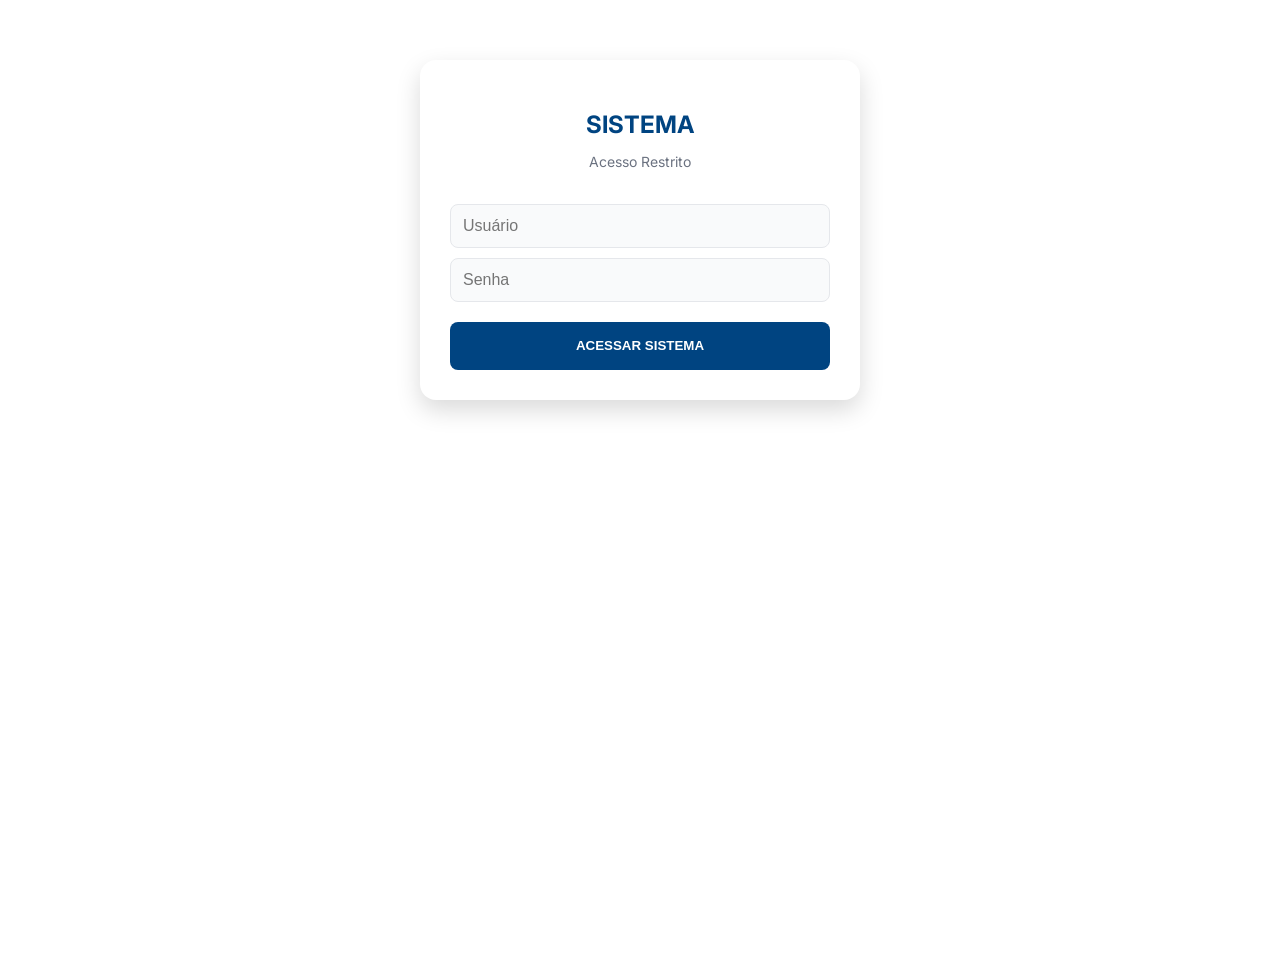
<file: Sistema relatorios e certificados.html>
<!DOCTYPE html>
<html lang="pt-BR">
<head>
  <meta charset="UTF-8">
  <meta name="viewport" content="width=device-width, initial-scale=1.0">
  <title>Sistema de Gestão</title>
  
  <link href="https://fonts.googleapis.com/icon?family=Material+Icons" rel="stylesheet">
  <link href="https://fonts.googleapis.com/css2?family=Inter:wght@400;600;700&display=swap" rel="stylesheet">
 
  <style>
    /* --- CSS GERAL --- */
    /* Fundo transparente para se integrar ao Google Sites */
    body { font-family: 'Inter', sans-serif; background: transparent; margin: 0; padding: 0; color: #1f2937; }
    
    /* === CONTROLE DE VISIBILIDADE (SPA) === */
    #view-dashboard { display: block; animation: fadein 0.3s; }
    #view-historico { display: none; animation: fadein 0.3s; }
    #view-formulario { display: none; animation: fadein 0.3s; }
 
    /* SPINNER */
    .spinner {
      display: inline-block; width: 18px; height: 18px;
      border: 3px solid rgba(0, 68, 129, 0.3); border-radius: 50%; border-top-color: #004481;
      animation: spin 0.8s ease-in-out infinite; vertical-align: middle; margin-right: 8px;
    }
    @keyframes spin { to { transform: rotate(360deg); } }
 
    /* TOAST */
    #toast {
      visibility: hidden; min-width: 250px; background-color: #333; color: #fff; text-align: center;
      border-radius: 8px; padding: 16px; position: fixed; z-index: 3000; left: 50%; bottom: 30px;
      transform: translateX(-50%); font-size: 14px; box-shadow: 0 10px 30px rgba(0,0,0,0.2); font-weight: 600;
      width: 80%;
    }
    #toast.show { visibility: visible; animation: fadein 0.5s, fadeout 0.5s 2.5s; }
    #toast.success { background-color: #10b981; }
    #toast.error { background-color: #ef4444; }
    @keyframes fadein { from {bottom: 0; opacity: 0;} to {bottom: 30px; opacity: 1;} }
    @keyframes fadeout { from {bottom: 30px; opacity: 1;} to {bottom: 0; opacity: 0;} }
 
    /* ========================================= */
    /* === AJUSTE SOLICITADO: LOGIN === */
    /* ========================================= */
    #tela-login { 
      display: flex; flex-direction: column; align-items: center; 
      justify-content: flex-start; padding-top: 60px; 
      height: 100vh; 
      background: transparent; /* Fundo externo transparente */
    }
    .card-login { 
      background: white; /* Cartão BRANCO */
      padding: 30px; 
      border-radius: 16px; 
      width: 85%; max-width: 380px; 
      box-shadow: 0 10px 25px rgba(0, 0, 0, 0.15); /* Com Sombra */
      text-align: center; 
    }
    .input-login {
      width: 100%; padding: 12px; margin-top: 10px; border: 1px solid #e5e7eb; border-radius: 8px;
      box-sizing: border-box; background: #f9fafb; transition: 0.3s; font-size: 16px; 
    }
    .input-login:focus { border-color: #004481; background: #fff; outline: none; }
    
    /* APP PRINCIPAL */
    #app-container { display: none; }
    
    .navbar { 
      background: white; padding: 15px 20px; display: flex; justify-content: space-between; align-items: center; 
      border-bottom: 1px solid #e5e7eb; position: sticky; top: 0; z-index: 1000; box-shadow: 0 1px 2px rgba(0,0,0,0.05);
    }
    .navbar h1 { margin: 0; font-size: 18px; color: #004481; display: flex; align-items: center; gap: 8px; font-weight: 700; }
    .btn-sair { color: #ef4444; font-weight: 600; cursor: pointer; margin-left: 15px; font-size: 14px; transition: 0.2s; white-space: nowrap; }
    .btn-sair:hover { color: #b91c1c; }
 
    .content { padding: 20px; max-width: 1100px; margin: auto; padding-bottom: 80px; }
 
    /* DASHBOARD - Botões e Abas */
    .dash-tabs { display: flex; gap: 10px; margin-bottom: 20px; background: rgba(255,255,255,0.6); padding: 4px; border-radius: 12px; }
    .tab-btn {
      flex: 1; padding: 12px; border: none; background: transparent; color: #6b7280; font-weight: 600; 
      cursor: pointer; border-radius: 8px; font-size: 14px; transition: 0.3s;
      display: flex; align-items: center; justify-content: center; gap: 6px;
    }
    .tab-btn:hover { color: #374151; background: rgba(255,255,255,0.5); }
    .tab-btn.active { background: white; color: #004481; box-shadow: 0 1px 3px rgba(0,0,0,0.1); }
 
    /* ========================================= */
    /* === AJUSTE SOLICITADO: TELA PRINCIPAL === */
    /* ========================================= */
    
    /* Removemos o fundo branco sólido e sombras pesadas dos containers principais */
    .metrics-container { display: grid; grid-template-columns: repeat(auto-fit, minmax(200px, 1fr)); gap: 15px; margin-bottom: 25px; }
    
    .card-metric { 
        background: rgba(255, 255, 255, 0.85); /* Fundo levemente transparente */
        padding: 20px; border-radius: 12px; 
        box-shadow: none; /* Sem sombra */
        border: 1px solid #e5e7eb;
        border-left: 6px solid #004481; 
    }
    .card-metric span { font-size: 13px; color: #6b7280; font-weight: 500; text-transform: uppercase; letter-spacing: 0.5px; }
    .card-metric strong { font-size: 32px; display: block; margin-top: 5px; color: #111827; }
 
    .action-bar { display: flex; justify-content: flex-end; gap: 10px; margin-bottom: 20px; flex-wrap: wrap; }
    .btn-action { 
      border: none; padding: 12px 20px; border-radius: 8px; font-size: 14px; font-weight: 600; 
      cursor: pointer; display: inline-flex; align-items: center; gap: 8px; transition: 0.2s; 
      box-shadow: 0 1px 2px rgba(0,0,0,0.05);
    }
    .btn-novo { background-color: #004481; color: white; }
    .btn-novo:hover { background-color: #003366; transform: translateY(-1px); }
    .btn-historico { background-color: white; color: #374151; border: 1px solid #d1d5db; }
    .btn-historico:hover { background-color: #f9fafb; border-color: #9ca3af; }
 
    /* TABELAS - CONFIGURAÇÃO DESKTOP PADRÃO */
    .table-container { 
        background: rgba(255, 255, 255, 0.85); /* Transparencia leve */
        border-radius: 12px; padding: 15px; 
        box-shadow: none; /* Sem sombra */
        overflow-x: auto; border: 1px solid #e5e7eb; 
    }
    table { width: 100%; border-collapse: collapse; min-width: 700px; }
    th { text-align: left; padding: 14px; border-bottom: 2px solid #e5e7eb; color: #6b7280; font-size: 12px; text-transform: uppercase; letter-spacing: 0.5px; font-weight: 600; white-space: nowrap; }
    td { padding: 14px; border-bottom: 1px solid #e5e7eb; font-size: 14px; color: #374151; vertical-align: middle; }
    tr:last-child td { border-bottom: none; }
    tr:hover td { background-color: rgba(249, 250, 251, 0.5); }
 
    /* FORMULÁRIO */
    .form-card { 
        background: white; /* Formulário mantém branco para leitura */
        padding: 25px; border-radius: 16px; 
        box-shadow: 0 4px 6px -1px rgba(0, 0, 0, 0.1); 
        max-width: 800px; margin: auto; 
    }
    .form-header { text-align: center; margin-bottom: 25px; }
    .form-header h2 { margin: 0; color: #111827; font-size: 20px; }
    .form-header p { margin: 5px 0 0; color: #6b7280; font-size: 13px; }
    
    .form-section-title {
        font-size: 12px; font-weight: 700; color: #004481; text-transform: uppercase; letter-spacing: 1px;
        margin-top: 20px; margin-bottom: 10px; border-bottom: 1px solid #e5e7eb; padding-bottom: 6px;
    }
 
    .form-grid { display: grid; grid-template-columns: 1fr 1fr; gap: 15px; }
    .form-full { grid-column: span 2; }
    
    .form-group { margin-bottom: 5px; }
    .form-group label { font-size: 13px; font-weight: 600; color: #374151; margin-bottom: 5px; display: block; }
    
    .form-input, .form-select {
        width: 100%; padding: 12px; border: 1px solid #d1d5db; border-radius: 8px;
        background-color: #fff; font-size: 14px; color: #1f2937; transition: all 0.2s;
        box-sizing: border-box; appearance: none;
    }
    .form-input:focus, .form-select:focus {
        background-color: #fff; border-color: #004481; outline: none;
        box-shadow: 0 0 0 3px rgba(0, 68, 129, 0.1);
    }
    .form-input:read-only { background-color: #e5e7eb; color: #6b7280; cursor: not-allowed; }
 
    .btn-importar {
        background: #e5e7eb; border: 1px solid #d1d5db; color: #374151; 
        border-radius: 8px; padding: 0 12px; cursor: pointer; font-weight: 600; 
        font-size: 13px; transition: 0.2s; white-space: nowrap; height: 42px;
        display: inline-flex; align-items: center; gap: 6px;
    }
    .btn-importar:hover { background: #d1d5db; }

    .input-group-row { display: flex; gap: 8px; }

    /* Custom Multiselect */
    .multiselect { position: relative; width: 100%; }
    .selectBox { position: relative; cursor: pointer; }
    .selectBox select { width: 100%; font-weight: normal; color: #1f2937; cursor: pointer; }
    .overSelect { position: absolute; left: 0; right: 0; top: 0; bottom: 0; }
    #checkboxes { 
        display: none; border: 1px solid #d1d5db; border-radius: 8px; max-height: 200px; 
        overflow-y: auto; position: absolute; width: 100%; background: white; z-index: 100; 
        box-shadow: 0 10px 15px -3px rgba(0, 0, 0, 0.1); margin-top: 4px;
    }
    #checkboxes label { display: block; padding: 10px 14px; border-bottom: 1px solid #f3f4f6; cursor: pointer; display: flex; align-items: center; margin:0; font-weight: normal; }
    #checkboxes label:hover { background: #f3f4f6; }
    #checkboxes input { width: auto; margin-right: 12px; accent-color: #004481; transform: scale(1.1); }
    
    #descReservatorio { border-color: #f59e0b; background: #fffbeb; }
 
    .btn-cancelar { background: white; border: 1px solid #d1d5db; color: #374151; }
    .btn-cancelar:hover { background: #f3f4f6; }
    .btn-salvar { background: #004481; color: white; border: none; }
    .btn-salvar:hover { background: #003366; box-shadow: 0 4px 6px -1px rgba(0, 0, 0, 0.1); }
    .form-actions { display: flex; gap: 12px; margin-top: 32px; justify-content: flex-end; }
    .form-actions button { padding: 14px 24px; border-radius: 8px; font-weight: 600; cursor: pointer; font-size: 14px; transition: 0.2s; }
 
    /* FILTROS E HISTÓRICO */
    .filters-bar { background: rgba(255,255,255,0.85); padding: 16px; border-radius: 12px; box-shadow: none; border: 1px solid #e5e7eb; display: flex; gap: 12px; flex-wrap: wrap; margin-bottom: 24px; align-items: center; }
    .filter-group { flex: 1; min-width: 150px; }
    .filter-group input { width: 100%; padding: 10px; border: 1px solid #d1d5db; border-radius: 6px; box-sizing: border-box; }
 
    /* MODAIS */
    .modal-overlay { 
      display: none; position: fixed; top: 0; left: 0; width: 100%; height: 100%; 
      background: rgba(0,0,0,0.5); z-index: 3000; backdrop-filter: blur(2px);
      align-items: flex-start; justify-content: center; padding-top: 80px; overflow-y: auto;
    }
    .modal-content, .modal-confirm-content { 
        background: white; padding: 25px; border-radius: 16px; 
        text-align: center; width: 85%; max-width: 340px; 
        box-shadow: 0 20px 25px -5px rgba(0, 0, 0, 0.1); 
        margin-bottom: 50px;
    }
    
    .btn-opcao { display: flex; align-items: center; justify-content: center; gap: 12px; width: 100%; padding: 16px; margin: 12px 0; border: none; border-radius: 10px; font-size: 16px; font-weight: 600; cursor: pointer; transition: 0.2s; color: white; }
    .btn-imovel { background: linear-gradient(135deg, #004481 0%, #003366 100%); }
    .btn-imovel:hover { opacity: 0.95; transform: translateY(-1px); }
    .btn-veiculo { background: linear-gradient(135deg, #0ea5e9 0%, #0284c7 100%); }
    .btn-veiculo:hover { opacity: 0.95; transform: translateY(-1px); }
 
    .btn-doc { 
      display: inline-flex; align-items: center; justify-content: center; gap: 4px; 
      padding: 6px 12px; border-radius: 6px; text-decoration: none; 
      font-size: 11px; font-weight: 700; color: white; transition: 0.2s; letter-spacing: 0.5px;
    }
    .btn-doc:hover { opacity: 0.9; transform: translateY(-1px); }
    .bg-relatorio { background-color: #4b5563; }
    .bg-certificado { background-color: #d97706; }
    .no-file { color: #9ca3af; font-size: 11px; font-style: italic; }
 
    .btn-table-action {
        background: transparent; border: none; cursor: pointer; color: #6b7280; 
        padding: 8px; border-radius: 50%; transition: 0.2s; display: inline-flex;
    }
    .btn-table-action:hover { background: #f3f4f6; color: #111827; }
    .btn-edit:hover { color: #2563eb; background: #eff6ff; }
    .btn-delete:hover { color: #dc2626; background: #fef2f2; }
 
    .btn-confirm-sim { background: #ef4444; color: white; border: none; padding: 12px 20px; border-radius: 8px; cursor: pointer; font-weight: bold; margin: 5px; flex: 1; }
    .btn-confirm-sim:hover { background: #dc2626; }
    .btn-confirm-nao { background: #e5e7eb; color: #374151; border: none; padding: 12px 20px; border-radius: 8px; cursor: pointer; font-weight: bold; margin: 5px; flex: 1; }
    .btn-confirm-nao:hover { background: #d1d5db; }

    #listaClientes {
        max-height: 250px; overflow-y: auto; text-align: left; margin-top: 10px; border: 1px solid #e5e7eb; border-radius: 8px;
    }
    .item-cliente {
        padding: 12px 14px; border-bottom: 1px solid #f3f4f6; cursor: pointer; font-size: 14px; color: #374151;
        transition: 0.2s;
    }
    .item-cliente:hover { background: #f9fafb; color: #004481; font-weight: 600; }
    .item-cliente:last-child { border-bottom: none; }

    /* ========================================= */
    /* === AJUSTES MOBILE (Até 600px) === */
    /* ========================================= */
    @media (max-width: 600px) {
        .navbar { flex-direction: column; align-items: flex-start; gap: 10px; padding: 15px; }
        .navbar div { width: 100%; justify-content: space-between; }
        
        .form-grid { grid-template-columns: 1fr; gap: 10px; }
        .form-full { grid-column: span 1; }
        
        .action-bar { flex-direction: column; }
        .btn-action { width: 100%; justify-content: center; }
        .form-actions { flex-direction: column; }
        .form-actions button { width: 100%; }
        
        .input-group-row { flex-direction: column; gap: 10px; }
        .btn-importar { width: 100%; justify-content: center; }
        
        .modal-content { width: 90%; padding: 20px; }
        .modal-overlay { padding-top: 40px; }
        
        .dash-tabs { flex-wrap: wrap; }
        .tab-btn { min-width: 120px; }

        /* --- TABELA EM CARDS (MOBILE) --- */
        .table-container { 
            background: transparent; border: none; box-shadow: none; padding: 0;
        }
        table, thead, tbody, th, td, tr { display: block; }
        
        /* Esconde Cabeçalho */
        thead tr { position: absolute; top: -9999px; left: -9999px; }
        
        /* Estilo do Cartão (Linha) - CORRIGIDO TAMANHO */
        tr {
            background: white;
            border-radius: 12px;
            box-shadow: 0 1px 3px rgba(0,0,0,0.1);
            margin-bottom: 15px;
            border: 1px solid #e5e7eb;
            padding: 15px;
            width: 100%; /* Garante largura total */
            box-sizing: border-box; /* Previne estourar a tela */
        }
        
        table { min-width: 0; width: 100%; }

        /* Estilo da Célula com Grid (Sem buraco) */
        td {
            border: none;
            border-bottom: 1px solid #f3f4f6;
            position: relative;
            padding: 12px 0;
            
            /* GRID: Coluna 1 (Rótulo) e Coluna 2 (Valor) */
            display: grid;
            grid-template-columns: 80px 1fr; /* Rótulo fixo 80px, Valor ocupa o resto */
            align-items: center;
            text-align: left; /* Alinhamento corrigido */
            gap: 15px;
            font-size: 14px;
        }
        
        td:last-child { border-bottom: none; display: flex; justify-content: flex-end; padding-top: 15px; }

        /* Rótulos */
        td::before {
            content: attr(data-label); 
            font-weight: 700; color: #6b7280; font-size: 11px; text-transform: uppercase;
        }

        /* Mapeamento de Labels - Dashboard */
        #view-dashboard td:nth-of-type(1)::before { content: "Cliente"; }
        #view-dashboard td:nth-of-type(2)::before { content: "Local"; }
        #view-dashboard td:nth-of-type(3)::before { content: "Serviço"; }
        #view-dashboard td:nth-of-type(4)::before { content: "Data"; }
        #view-dashboard td:nth-of-type(5)::before { content: "Cód"; }
        #view-dashboard td:nth-of-type(6)::before { content: "Docs"; }
        #view-dashboard td:nth-of-type(7)::before { content: ""; display: none; } 

        /* Mapeamento de Labels - Histórico */
        #view-historico td:nth-of-type(1)::before { content: "Cliente"; }
        #view-historico td:nth-of-type(2)::before { content: "Local"; }
        #view-historico td:nth-of-type(3)::before { content: "Data"; }
        #view-historico td:nth-of-type(4)::before { content: "Serviço"; }
        #view-historico td:nth-of-type(5)::before { content: "Cód"; }
        #view-historico td:nth-of-type(6)::before { content: "Docs"; }
        #view-historico td:nth-of-type(7)::before { content: ""; display: none; }
    }

  </style>
</head>
<body>
 
  <div id="toast">Mensagem...</div>
 
  <div id="tela-login">
    <div class="card-login">
      <h2 style="color: #004481; margin-bottom: 5px;">SISTEMA</h2>
      <p style="color:#6b7280; margin-bottom:24px; font-size: 14px;">Acesso Restrito</p>
      <input type="text" id="loginUser" class="input-login" placeholder="Usuário">
      <input type="password" id="loginPass" class="input-login" placeholder="Senha">
      <button onclick="fazerLogin()" id="btnLogin" style="width:100%; padding:12px; margin-top:20px; background:#004481; color:white; border:none; border-radius:8px; font-weight:bold; cursor:pointer; height:48px; display:flex; align-items:center; justify-content:center; transition:0.2s;">
        ACESSAR SISTEMA
      </button>
    </div>
  </div>
 
  <div id="app-container">
    <div class="navbar">
      <h1><span class="material-icons" style="color:#004481;">assignment_turned_in</span> Gestão de Serviços</h1>
      <div style="display:flex; align-items:center;">
        <span style="font-size: 13px; color:#4b5563;">Olá, <strong id="displayUsuario" style="color:#111827;">...</strong></span>
        <span class="btn-sair" onclick="fazerLogout()">Sair</span>
      </div>
    </div>
 
    <div class="content">
 
      <div id="view-dashboard">
        <div class="dash-tabs">
          <button class="tab-btn active" id="tabImovel" onclick="mudarAbaDashboard('Imovel')"><span class="material-icons" style="font-size:18px;">home</span> Imóveis</button>
          <button class="tab-btn" id="tabVeiculo" onclick="mudarAbaDashboard('Veiculo')"><span class="material-icons" style="font-size:18px;">directions_car</span> Veículos</button>
        </div>
        
        <div class="metrics-container">
          <div class="card-metric">
            <span id="lblTotal">Total Registrado</span>
            <strong id="dashTotal">0</strong>
          </div>
        </div>
        
        <div class="action-bar">
          <button class="btn-action btn-historico" onclick="abrirHistorico()"><span class="material-icons" style="font-size:18px;">manage_search</span> Histórico</button>
          <button class="btn-action btn-novo" onclick="abrirModalSelecao()"><span class="material-icons" style="font-size:18px;">add_circle</span> Novo Registro</button>
        </div>
        
        <div class="table-container">
          <h3 style="margin-top:0; color:#111827; font-size:16px;">Últimos Registros</h3>
          <table>
            <thead>
              <tr>
                <th>Cliente</th>
                <th>Endereço/Placa</th>
                <th>Serviço</th>
                <th>Data</th>
                <th style="width: 80px; text-align: center;">Código</th>
                <th style="width: 100px; text-align: center;">Docs</th>
                <th style="width: 80px; text-align: center;">Ações</th> </tr>
            </thead>
            <tbody id="tabelaRecentes">
              <tr><td colspan="7" style="text-align:center; color:#6b7280;">Carregando...</td></tr>
            </tbody>
          </table>
        </div>
      </div>
 
      <div id="view-historico">
        <div style="display:flex; justify-content:space-between; align-items:center; margin-bottom:20px;">
          <h2 style="margin:0; font-size: 20px; color:#111827;">Histórico: <span id="tituloHistorico" style="color:#004481;">Imóveis</span></h2>
          <button onclick="fecharHistorico()" class="btn-action btn-historico">Voltar</button>
        </div>
        
        <div class="filters-bar">
          <div class="filter-group"><input type="text" id="filtroCliente" placeholder="Cliente..."></div>
          <div class="filter-group" id="containerFiltroEndereco"><input type="text" id="filtroEndereco" placeholder="Endereço..."></div>
          <div class="filter-group" id="containerFiltroPlaca" style="display:none;"><input type="text" id="filtroPlaca" placeholder="Placa..."></div>
          <div class="filter-group"><input type="text" id="filtroServico" placeholder="Serviço..."></div>
          <div class="filter-group" style="max-width: 160px;"><input type="date" id="filtroData"></div>
          <button class="btn-action btn-novo" onclick="paginaAtual=1; carregarHistorico()" style="padding:10px 16px;">Filtrar</button>
          <button class="btn-action btn-historico" onclick="limparFiltros()" style="padding:10px 16px;">Limpar</button>
        </div>
        
        <div class="table-container">
          <table>
            <thead>
              <tr>
                <th>Cliente</th>
                <th id="thIdentificacao">Endereço</th>
                <th>Data</th>
                <th>Serviço</th>
                <th style="width: 80px; text-align: center;">Código</th> <th style="text-align:center;">Docs</th>
                <th style="text-align:center;">Ações</th> 
              </tr>
            </thead>
            <tbody id="tabelaHistorico">
              <tr><td colspan="7">Carregando dados...</td></tr>
            </tbody>
          </table>
          <div class="pagination-bar">
            <button class="page-btn" id="btnAnt" onclick="mudarPagina(-1)">Anterior</button>
            <span id="infoPagina" style="font-size:14px; font-weight:600; color:#4b5563;">1 de 1</span>
            <button class="page-btn" id="btnProx" onclick="mudarPagina(1)">Próximo</button>
          </div>
        </div>
      </div>
 
      <div id="view-formulario">
        <div class="form-card">
          <div class="form-header">
            <h2 id="tituloFormulario">Novo Registro</h2>
            <p>Preencha os dados abaixo para salvar no sistema.</p>
          </div>
          
          <form id="formulario">
            
            <div class="form-section-title">Dados Principais</div>
            
            <div class="form-grid">
              <div class="form-group">
                <label>Cliente</label>
                <div class="input-group-row">
                    <input type="text" id="campo1" class="form-input" placeholder="Nome do Cliente" required>
                    <button type="button" class="btn-importar" onclick="abrirModalClientes()" id="btnImportarCliente" title="Importar da lista">
                        <span class="material-icons" style="font-size:18px;">cloud_download</span> Importar
                    </button>
                </div>
              </div>
              <div class="form-group">
                <label id="lblCampo2">Endereço</label>
                <input type="text" id="campo2" class="form-input" required>
              </div>
            </div>
 
            <div class="form-section-title">Execução</div>
 
            <div class="form-grid">
              <div class="form-group">
                <label>Data Realização</label>
                <input type="date" id="campo5" class="form-input" required>
              </div>
              <div class="form-group">
                <label>Horário (Entrada / Saída)</label>
                <div class="input-group-row">
                  <input type="time" id="campo3" class="form-input" required>
                  <input type="time" id="campo4" class="form-input">
                </div>
              </div>
            </div>
 
            <div class="form-section-title">Garantia & Colaboradores</div>
 
            <div class="form-grid">
              <div class="form-group">
                <label>Garantia</label>
                <select id="selectGarantia" class="form-select">
                  <option value="30">30 dias</option>
                  <option value="60">60 dias</option>
                  <option value="90">90 dias</option>
                  <option value="180">180 dias</option>
                  <option value="360">360 dias</option>
                  <option value="720">720 dias</option>
                  <option value="Outro">Outro...</option>
                </select>
                <input type="number" id="campo6_manual" class="form-input" style="margin-top:5px; display:none;" placeholder="Digite os dias...">
              </div>
              
              <div class="form-group">
                <label>Validade (Calculada)</label>
                <input type="date" id="campo7" class="form-input" readonly>
              </div>
              
              <div class="form-group form-full">
                <label>Equipe Técnica</label>
                <div class="multiselect">
                  <div class="selectBox" onclick="toggleCheckboxes()">
                    <select class="form-select"><option id="texto-selecao">Selecione os colaboradores...</option></select>
                    <div class="overSelect"></div>
                  </div>
                  <div id="checkboxes"><label style="color:#999; padding:10px;">Carregando lista...</label></div>
                </div>
                <input type="text" id="campo8_manual" class="form-input" style="margin-top:5px; display:none;" placeholder="Nome do colaborador extra...">
              </div>
            </div>
 
            <div class="form-section-title">Detalhes do Serviço</div>
 
            <div class="form-group">
              <label>Tipo de Serviço</label>
              <select id="campo9" class="form-select"></select>
            </div>
            
            <div class="form-group" style="margin-top:10px;">
              <input type="text" id="descReservatorio" class="form-input" placeholder="Descreva os reservatórios (Ex: 1x 1000L + Cisterna)..." style="display:none;">
            </div>
 
            <div class="form-actions">
              <button type="button" class="btn-cancelar" onclick="fecharFormulario()">Cancelar</button>
              <button type="submit" id="btnSalvarForm" class="btn-salvar">Salvar Registro</button>
            </div>
 
          </form>
        </div>
      </div>
 
    </div>
  </div>
 
  <div id="modal-selecao" class="modal-overlay">
    <div class="modal-content">
      <h3 style="margin-top:0; color:#111827;">Novo Registro</h3>
      <p style="color:#6b7280; font-size:14px; margin-bottom:24px;">Selecione onde deseja salvar:</p>
      <button class="btn-opcao btn-imovel" onclick="iniciarRegistro('Imovel')"><span class="material-icons">home</span> Imóvel</button>
      <button class="btn-opcao btn-veiculo" onclick="iniciarRegistro('Veiculo')"><span class="material-icons">directions_car</span> Veículo</button>
      <button onclick="document.getElementById('modal-selecao').style.display='none'" style="background:transparent; color:#6b7280; border:none; margin-top:16px; cursor:pointer; font-size:14px; text-decoration:underline;">Cancelar</button>
    </div>
  </div>
 
  <div id="modal-clientes" class="modal-overlay">
    <div class="modal-content" style="max-width: 400px; text-align: left;">
      <h3 style="margin-top:0; color:#111827; text-align: center;">Importar Cliente</h3>
      <input type="text" id="buscaCliente" class="form-input" placeholder="Buscar nome..." onkeyup="filtrarListaClientes()" style="margin-bottom: 10px;">
      
      <div id="listaClientes">
          <div style="padding:20px; text-align:center; color:#999;">Carregando...</div>
      </div>

      <div style="text-align: center; margin-top: 16px;">
          <button onclick="document.getElementById('modal-clientes').style.display='none'" style="background:transparent; color:#6b7280; border:none; cursor:pointer; font-size:14px; text-decoration:underline;">Cancelar</button>
      </div>
    </div>
  </div>

  <div id="modal-confirmacao" class="modal-overlay">
    <div class="modal-confirm-content">
      <span class="material-icons" style="font-size: 48px; color: #ef4444; margin-bottom: 10px;">warning</span>
      <h3 style="margin: 0; color: #1f2937;">Tem certeza?</h3>
      <p style="color: #6b7280; margin: 10px 0 20px 0;">Você vai excluir este registro e todos os arquivos anexados. Isso não pode ser desfeito.</p>
      
      <div style="display: flex; gap: 10px; width: 100%;">
        <button class="btn-confirm-nao" onclick="fecharModalConfirmacao()">Cancelar</button>
        <button class="btn-confirm-sim" onclick="realizarExclusaoDefinitiva()">Sim, Excluir</button>
      </div>
    </div>
  </div>

  <div id="modal-aviso" class="modal-overlay">
    <div class="modal-content">
      <h3 id="titulo-aviso" style="margin: 0; color: #1f2937; font-size: 18px;">Aviso</h3>
      <p id="mensagem-aviso" style="color: #6b7280; margin: 10px 0 20px 0; font-size: 14px;">Mensagem...</p>
      <button onclick="document.getElementById('modal-aviso').style.display='none'" style="background: #004481; color: white; border: none; padding: 10px 24px; border-radius: 6px; cursor: pointer; font-weight: bold;">OK</button>
    </div>
  </div>
<div id="modal-salvando" class="modal-overlay" style="z-index: 4000; display: none;">
    <div class="modal-content" style="text-align: center; padding: 40px; display: flex; flex-direction: column; align-items: center;">
      <div class="spinner" style="width: 50px; height: 50px; border-width: 5px; margin-bottom: 20px;"></div>
      <h3 style="margin: 0; color: #004481; font-size: 18px;">Salvando Registro...</h3>
      <p style="color: #6b7280; margin-top: 10px; font-size: 14px;">Gerando PDFs e atualizando planilha.</p>
    </div>
  </div>
   <script>
  // =========================================================================
  // URL DO SEU WEB APP
  const URL_SCRIPT = "https://script.google.com/macros/s/AKfycbzmS3tmbAt7DpHwm_tZHjV6x1TGSm76AaRhnUooR3ISL2Rua-wBGqSakwS-162QxRBr1Q/exec";
  // =========================================================================
  
  let usuarioLogadoNome = "";
  let tipoServicoAtual = "Imovel"; 
  let paginaAtual = 1;
  let modoEdicao = false;
  let codigoEdicao = null;
  
  let cacheHistorico = []; 
  let cacheDashboard = []; 
  let cacheClientes = []; 
  let codigoParaExcluirTemp = null; 
 
  // --- UI AUXILIARES ---
  let toastTimeout; 
  function showToast(mensagem, tipo = 'success') {
    const t = document.getElementById("toast");
    if (toastTimeout) clearTimeout(toastTimeout);
    t.className = "show"; 
    
    if (tipo === 'error') {
        t.style.backgroundColor = "#ef4444";
    } else {
        t.style.backgroundColor = "#10b981";
    }
    
    t.innerText = mensagem;
    toastTimeout = setTimeout(function(){ t.className = t.className.replace("show", "").trim(); }, 3000);
  }
 
  function toggleLoading(btnId, isLoading, textDefault) {
    const btn = document.getElementById(btnId);
    if(!btn) return;
    if (isLoading) {
      btn.disabled = true;
      btn.innerHTML = '<div class="spinner"></div> Processando...';
    } else {
      btn.disabled = false;
      btn.innerHTML = textDefault;
    }
  }
  
  function mostrarAlerta(titulo, mensagem) {
    document.getElementById('titulo-aviso').innerText = titulo;
    document.getElementById('mensagem-aviso').innerText = mensagem;
    document.getElementById('modal-aviso').style.display = 'flex';
  }
 
  // --- LOGIN ---
  document.getElementById('loginUser').addEventListener('keypress', function (e) { if (e.key === 'Enter') document.getElementById('loginPass').focus(); });
  document.getElementById('loginPass').addEventListener('keypress', function (e) { if (e.key === 'Enter') fazerLogin(); });
 
  function fazerLogin() {
    const login = document.getElementById('loginUser').value;
    const pass = document.getElementById('loginPass').value;
    if(!login || !pass) { showToast("Preencha login e senha", "error"); return; }
   
    toggleLoading('btnLogin', true);
    fetch(URL_SCRIPT, { method: "POST", body: JSON.stringify({ acao: "login", login: login, senha: pass }) })
    .then(res => res.json())
    .then(ret => {
      if (ret.status === "sucesso") {
        usuarioLogadoNome = ret.nomeUsuario;
        document.getElementById('displayUsuario').innerText = usuarioLogadoNome;
        document.getElementById('tela-login').style.display = 'none';
        document.getElementById('app-container').style.display = 'block';
        carregarColaboradores();
        carregarDashboard();
      } else {
        showToast(ret.mensagem, "error"); 
      }
    })
    .catch(err => { showToast("Erro de conexão.", "error"); })
    .finally(() => { toggleLoading('btnLogin', false, 'ACESSAR SISTEMA'); });
  }
 
  function fazerLogout() {
    document.getElementById('app-container').style.display = 'none';
    usuarioLogadoNome = "";
    document.getElementById('loginPass').value = "";
    document.getElementById('loginUser').value = "";
    document.getElementById('tela-login').style.display = 'flex';
  }
 
  // --- DASHBOARD ---
  function mudarAbaDashboard(tipo) {
    tipoServicoAtual = tipo;
    document.getElementById('tabImovel').className = tipo === 'Imovel' ? 'tab-btn active' : 'tab-btn';
    document.getElementById('tabVeiculo').className = tipo === 'Veiculo' ? 'tab-btn active' : 'tab-btn';
    document.getElementById('lblTotal').innerText = tipo === 'Imovel' ? 'Total de Imóveis' : 'Total de Veículos';
    document.getElementById('tituloHistorico').innerText = (tipo === 'Imovel' ? 'Imóveis' : 'Veículos');
    carregarDashboard();
  }
 
  function carregarDashboard() {
    const tbody = document.getElementById('tabelaRecentes');
    tbody.innerHTML = "<tr><td colspan='7' style='text-align:center; padding:20px; color:#6b7280;'>Atualizando...</td></tr>"; 
    
    fetch(URL_SCRIPT, { method: "POST", body: JSON.stringify({ acao: "dashboard", tipo: tipoServicoAtual }) })
    .then(res => res.json())
    .then(dados => {
      if(dados.status === "sucesso") {
        document.getElementById('dashTotal').innerText = dados.total;
        tbody.innerHTML = "";
        
        cacheDashboard = dados.ultimos;
        
        if (dados.ultimos.length === 0) { 
          tbody.innerHTML = "<tr><td colspan='7' style='text-align:center; color:#999; padding:20px;'>Nenhum registro recente.</td></tr>"; 
        } else {
          dados.ultimos.forEach((item, index) => {
             const tr = document.createElement('tr');
             
             let dataFormatada = item.data;
             if(dataFormatada) {
                 let d = new Date(dataFormatada);
                 if(!isNaN(d.getTime())) {
                     dataFormatada = d.toLocaleDateString('pt-BR', {timeZone: 'UTC'});
                 }
             }

             let botoesHtml = "";
             if (item.linkRel && String(item.linkRel).startsWith("http")) botoesHtml += `<a href="${item.linkRel}" target="_blank" class="btn-doc bg-relatorio">PDF</a>`;
             if (item.linkCert && String(item.linkCert).startsWith("http")) botoesHtml += `<a href="${item.linkCert}" target="_blank" class="btn-doc bg-certificado">CERT</a>`;
             if (botoesHtml === "") botoesHtml = "<span class='no-file'>--</span>";
             
             const codigoVisual = item.codigo ? item.codigo : "--";
             const safeCodigo = item.codigo ? item.codigo : "";

             let botoesAcao = `
               <button class="btn-table-action btn-edit" onclick="prepararEdicao(${index}, 'dashboard')" title="Editar"><span class="material-icons" style="font-size:18px">edit</span></button>
               <button class="btn-table-action btn-delete" onclick="confirmarExclusao('${safeCodigo}')" title="Excluir"><span class="material-icons" style="font-size:18px">delete</span></button>
             `;
             
             tr.innerHTML = `
                <td><strong>${item.cliente}</strong></td>
                <td>${item.identificacao}</td>
                <td>${item.servico}</td>
                <td>${dataFormatada}</td>
                <td style="text-align: center; font-size: 11px; color: #555;">${codigoVisual}</td>
                <td style="text-align:center; display:flex; gap:5px; justify-content:center;">${botoesHtml}</td>
                <td style="text-align:center; white-space:nowrap;">${botoesAcao}</td>
             `;
             tbody.appendChild(tr);
          });
        }
      } else {
        tbody.innerHTML = `<tr><td colspan='7' style='color:red'>Erro: ${dados.mensagem}</td></tr>`; 
      }
    })
    .catch(err => { tbody.innerHTML = "<tr><td colspan='7' style='color:red'>Erro de conexão.</td></tr>"; });
  }
 
  // --- HISTÓRICO ---
  function abrirHistorico() {
    document.getElementById('view-dashboard').style.display = 'none';
    document.getElementById('view-historico').style.display = 'block';
    
    document.getElementById('tituloHistorico').innerText = (tipoServicoAtual === 'Imovel' ? 'Imóveis' : 'Veículos');
    document.getElementById('thIdentificacao').innerText = (tipoServicoAtual === 'Imovel' ? 'Endereço' : 'Placa');
    
    if (tipoServicoAtual === 'Veiculo') {
        document.getElementById('containerFiltroPlaca').style.display = 'block';
        document.getElementById('containerFiltroEndereco').style.display = 'none'; 
    } else {
        document.getElementById('containerFiltroPlaca').style.display = 'none';
        document.getElementById('containerFiltroEndereco').style.display = 'block'; 
    }
    window.scrollTo(0,0);
    paginaAtual = 1;
    limparFiltros(false); 
    carregarHistorico();
  }
 
  function fecharHistorico() {
    document.getElementById('view-historico').style.display = 'none';
    document.getElementById('view-dashboard').style.display = 'block';
  }
 
  function limparFiltros(recarregar = true) {
    document.getElementById('filtroCliente').value = "";
    document.getElementById('filtroPlaca').value = "";
    document.getElementById('filtroEndereco').value = "";
    document.getElementById('filtroServico').value = "";
    document.getElementById('filtroData').value = "";
    if(recarregar) { paginaAtual=1; carregarHistorico(); }
  }
 
  function mudarPagina(direcao) {
    paginaAtual += direcao;
    carregarHistorico();
  }
 
  function carregarHistorico() {
    const tbody = document.getElementById('tabelaHistorico');
    tbody.innerHTML = "<tr><td colspan='7' style='text-align:center; padding:30px; color:#666;'>Carregando histórico...</td></tr>";
    
    const payload = {
      acao: "historico", tipo: tipoServicoAtual, pagina: paginaAtual,
      filtroCliente: document.getElementById('filtroCliente').value,
      filtroPlaca: document.getElementById('filtroPlaca').value,
      filtroEndereco: document.getElementById('filtroEndereco').value,
      filtroServico: document.getElementById('filtroServico').value,
      filtroData: document.getElementById('filtroData').value
    };
 
    fetch(URL_SCRIPT, { method: "POST", body: JSON.stringify(payload) })
    .then(res => res.json())
    .then(dados => {
      if(dados.status === "sucesso") {
        tbody.innerHTML = "";
        cacheHistorico = dados.dados; 
        
        if (dados.dados.length === 0) {
           tbody.innerHTML = "<tr><td colspan='7' style='text-align:center; padding:30px; color:#999;'>Nenhum registro encontrado.</td></tr>";
        } else {
           dados.dados.forEach((r, index) => {
             const tr = document.createElement('tr');
             
             let dataFormatada = r.data;
             if(dataFormatada) {
                 let d = new Date(dataFormatada);
                 if(!isNaN(d.getTime())) {
                     dataFormatada = d.toLocaleDateString('pt-BR', {timeZone: 'UTC'});
                 }
             }

             let botoesDocs = "";
             if (r.linkRel && String(r.linkRel).startsWith("http")) botoesDocs += `<a href="${r.linkRel}" target="_blank" class="btn-doc bg-relatorio" title="Relatório">Rel</a>`;
             if (r.linkCert && String(r.linkCert).startsWith("http")) botoesDocs += `<a href="${r.linkCert}" target="_blank" class="btn-doc bg-certificado" title="Certificado">Cert</a>`;
             if (botoesDocs === "") botoesDocs = "<span class='no-file'>--</span>";
             
             const safeCodigo = r.codigo ? r.codigo : "";
             
             let botoesAcao = `
               <button class="btn-table-action btn-edit" onclick="prepararEdicao(${index}, 'historico')" title="Editar"><span class="material-icons" style="font-size:18px">edit</span></button>
               <button class="btn-table-action btn-delete" onclick="confirmarExclusao('${safeCodigo}')" title="Excluir"><span class="material-icons" style="font-size:18px">delete</span></button>
             `;
             
             tr.innerHTML = `
                <td><strong>${r.cliente}</strong></td>
                <td>${r.identificacao}</td>
                <td>${dataFormatada}</td>
                <td>${r.servico}</td>
                <td style="text-align: center; font-size: 11px; color: #555;">${safeCodigo}</td>
                <td style="text-align:center; display:flex; gap:3px; justify-content:center;">${botoesDocs}</td>
                <td style="text-align:center; white-space:nowrap;">${botoesAcao}</td>
             `;
             tbody.appendChild(tr);
           });
        }
        document.getElementById('infoPagina').innerText = `Página ${dados.paginaAtual} de ${dados.totalPaginas}`;
        document.getElementById('btnAnt').disabled = (dados.paginaAtual <= 1);
        document.getElementById('btnProx').disabled = (dados.paginaAtual >= dados.totalPaginas);
      } else {
        tbody.innerHTML = `<tr><td colspan='7' style='color:red'>Erro ao carregar.</td></tr>`; 
      }
    })
    .catch(err => { tbody.innerHTML = `<tr><td colspan='7' style='color:red'>Erro de conexão.</td></tr>`; });
  }
 
  // --- EXCLUSÃO BLINDADA ---
  function confirmarExclusao(codigo) {
    if (!codigo || codigo === "undefined" || codigo === "") {
        showToast("Registro antigo sem código.", "error");
        return;
    }
    codigoParaExcluirTemp = codigo;
    document.getElementById('modal-confirmacao').style.display = 'flex';
  }
 
  function fecharModalConfirmacao() {
    document.getElementById('modal-confirmacao').style.display = 'none';
    codigoParaExcluirTemp = null;
  }
 
  function realizarExclusaoDefinitiva() {
    if(!codigoParaExcluirTemp) return;
    const codigoSeguro = codigoParaExcluirTemp;
    fecharModalConfirmacao();
    showToast("Processando exclusão...", "show");
 
    fetch(URL_SCRIPT, { 
        method: "POST", 
        body: JSON.stringify({ acao: "excluir", tipo: tipoServicoAtual, codigo: codigoSeguro }) 
    })
    .then(res => res.json())
    .then(ret => {
       if(ret.status === "sucesso") {
         mostrarAlerta("✅ Sucesso!", "O registro e os arquivos foram excluídos permanentemente.");
         carregarDashboard();
         if(document.getElementById('view-historico').style.display === 'block') { carregarHistorico(); }
       } else {
         mostrarAlerta("❌ Erro!", "Não foi possível excluir o registro.\nMotivo: " + ret.mensagem);
       }
    })
    .catch(err => {
        mostrarAlerta("Erro de Conexão", "Verifique sua internet e tente novamente.");
    });
  }
 
  // --- LÓGICA DE EDIÇÃO ---
  function prepararEdicao(index, origem = 'historico') {
    let lista = (origem === 'dashboard') ? cacheDashboard : cacheHistorico;
    const item = lista[index];
    if(!item) return;
    
    modoEdicao = true;
    codigoEdicao = item.codigo; 
 
    document.getElementById('tituloFormulario').innerText = "Editando Registro";
    document.getElementById('modal-selecao').style.display = 'none';
    document.getElementById('view-dashboard').style.display = 'none';
    document.getElementById('view-historico').style.display = 'none';
    document.getElementById('view-formulario').style.display = 'block';
    
    if(document.getElementById('btnImportarCliente')) document.getElementById('btnImportarCliente').style.display = 'none';

    const lblCampo2 = document.getElementById('lblCampo2');
    const inputCampo2 = document.getElementById('campo2');
    const selectServico = document.getElementById('campo9');
    
    selectServico.innerHTML = ""; 
    let opcoes = (tipoServicoAtual === 'Veiculo') 
      ? ["Desinsetização em veículos", "Desinsetização em veículos da RODASUL", "Limpeza e higienização de tanques automotivos", "Modelo alternativo"]
      : ["Desinsetização", "Desinsetização e desratização", "Descupinização", "Limpeza de Reservatórios", "Modelo alternativo"];
    
    opcoes.forEach(op => { const option = document.createElement('option'); option.value = op; option.text = op; selectServico.appendChild(option); });
 
    if (tipoServicoAtual === 'Veiculo') { 
        lblCampo2.innerText = "Placa"; inputCampo2.placeholder = "AAA-0000"; 
    } else { 
        lblCampo2.innerText = "Endereço"; inputCampo2.placeholder = "Endereço completo"; 
    }
 
    document.getElementById('campo1').value = item.cliente;
    document.getElementById('campo2').value = item.identificacao;
    
    let dataISO = "";
    if (item.data) { dataISO = String(item.data).substring(0, 10); }
    document.getElementById('campo5').value = dataISO;
    
    document.getElementById('campo3').value = item.entrada;
    document.getElementById('campo4').value = item.saida;
    
    const selGarantia = document.getElementById('selectGarantia');
    const garantiaValor = String(item.garantia).replace(" dias", "").trim();
    
    if(["30","60","90","180","360","720"].includes(garantiaValor)) {
        selGarantia.value = garantiaValor;
        document.getElementById('campo6_manual').style.display = 'none';
    } else {
        selGarantia.value = "Outro";
        document.getElementById('campo6_manual').style.display = 'block';
        document.getElementById('campo6_manual').value = garantiaValor;
    }
 
    if(item.servico.includes("Limpeza de Reservatórios:")) {
        selectServico.value = "Limpeza de Reservatórios";
        document.getElementById('descReservatorio').style.display = 'block';
        let partesServico = item.servico.split(": ");
        document.getElementById('descReservatorio').value = partesServico.length > 1 ? partesServico[1] : "";
    } else {
        selectServico.value = item.servico;
        document.getElementById('descReservatorio').style.display = 'none';
    }
 
    const checks = document.querySelectorAll('input[name="colaboradores_check"]');
    checks.forEach(c => {
        if (item.colaboradores && item.colaboradores.includes(c.value)) c.checked = true;
        else c.checked = false;
    });
    
    const listaNomes = item.colaboradores ? item.colaboradores.split(", ") : [];
    document.getElementById('texto-selecao').innerText = listaNomes.length + " selecionados";
    calcularValidade();
  }
 
  // --- FORMULÁRIO ---
  function abrirModalSelecao() { document.getElementById('modal-selecao').style.display = 'flex'; }
  function handleInputPlaca(e) { if(tipoServicoAtual === 'Veiculo') { e.target.value = e.target.value.toUpperCase(); } }
 
  function iniciarRegistro(tipo) {
    tipoServicoAtual = tipo;
    modoEdicao = false; codigoEdicao = null;
    document.getElementById('modal-selecao').style.display = 'none';
    document.getElementById('tituloFormulario').innerText = `Novo Registro - ${tipo === 'Imovel' ? 'IMÓVEL' : 'VEÍCULO'}`;
    const lblCampo2 = document.getElementById('lblCampo2');
    const inputCampo2 = document.getElementById('campo2');
    const btnImportar = document.getElementById('btnImportarCliente');
    
    inputCampo2.removeEventListener('input', handleInputPlaca);
    if (tipo === 'Veiculo') { 
        lblCampo2.innerText = "Placa"; inputCampo2.placeholder = "AAA-0000"; inputCampo2.addEventListener('input', handleInputPlaca);
        if(btnImportar) btnImportar.style.display = 'none';
    } else { 
        lblCampo2.innerText = "Endereço"; inputCampo2.placeholder = "Endereço completo"; 
        if(btnImportar) btnImportar.style.display = 'inline-flex';
    }
    
    const selectServico = document.getElementById('campo9');
    selectServico.innerHTML = ""; 
    let opcoes = (tipo === 'Veiculo') 
      ? ["Desinsetização em veículos", "Desinsetização em veículos da RODASUL", "Limpeza e higienização de tanques automotivos", "Modelo alternativo"]
      : ["Desinsetização", "Desinsetização e desratização", "Descupinização", "Limpeza de Reservatórios", "Modelo alternativo"];
    
    opcoes.forEach(op => { const option = document.createElement('option'); option.value = op; option.text = op; selectServico.appendChild(option); });
    
    document.getElementById('formulario').reset();
    document.querySelectorAll('input[name="colaboradores_check"]').forEach(c => c.checked = false);
    document.getElementById('texto-selecao').innerText = "Selecione os colaboradores...";
    document.getElementById('descReservatorio').style.display = 'none';
    
    const hoje = new Date();
    document.getElementById('campo5').value = hoje.toISOString().split('T')[0];

    document.getElementById('view-dashboard').style.display = 'none';
    document.getElementById('view-historico').style.display = 'none'; 
    document.getElementById('view-formulario').style.display = 'block';
    window.scrollTo(0,0);
    calcularValidade(); 
  }
 
  function fecharFormulario() {
    document.getElementById('formulario').reset();
    document.getElementById('view-formulario').style.display = 'none';
    if(modoEdicao) {
        document.getElementById('view-historico').style.display = 'block';
    } else {
        document.getElementById('view-dashboard').style.display = 'block';
        mudarAbaDashboard(tipoServicoAtual);
    }
    modoEdicao = false; codigoEdicao = null;
  }
 
  document.getElementById('campo9').addEventListener('change', function() {
    const descInput = document.getElementById('descReservatorio');
    if (tipoServicoAtual === 'Imovel' && this.value === 'Limpeza de Reservatórios') { 
        descInput.style.display = 'block'; descInput.required = true; descInput.focus(); 
    } else { 
        descInput.style.display = 'none'; descInput.required = false; descInput.value = ''; 
    }
  });
 
  document.getElementById("formulario").addEventListener("submit", function (e) {
    e.preventDefault();
    
    // 1. ESCONDE O FORMULÁRIO E MOSTRA O LOADING
    document.getElementById('view-formulario').style.display = 'none';
    document.getElementById('modal-salvando').style.display = 'flex';
    
    // --- PREPARAÇÃO DOS DADOS ---
    let garantiaTexto = (document.getElementById('selectGarantia').value === 'Outro') 
        ? document.getElementById('campo6_manual').value + " dias" 
        : document.getElementById('selectGarantia').value + " dias";
    
    const checkboxes = document.querySelectorAll('input[name="colaboradores_check"]:checked');
    let listaSel = [];
    checkboxes.forEach(cb => { 
        if(cb.value !== 'Outro') listaSel.push(cb.value); 
        else if(document.getElementById('campo8_manual').value) listaSel.push(document.getElementById('campo8_manual').value); 
    });
    
    let servicoFinal = document.getElementById("campo9").value;
    const descExtra = document.getElementById('descReservatorio');
    if (descExtra.style.display === 'block' && descExtra.value.trim() !== "") { 
        servicoFinal = `Limpeza de Reservatórios: ${descExtra.value}`; 
    }
    
    const dados = {
      acao: modoEdicao ? "editar" : "registrar", tipo: tipoServicoAtual, usuarioLogado: usuarioLogadoNome, 
      codigoOriginal: codigoEdicao,
      campo1: document.getElementById("campo1").value, campo2: document.getElementById("campo2").value, 
      campo3: document.getElementById("campo3").value, campo4: document.getElementById("campo4").value, 
      campo5: document.getElementById("campo5").value, campo6: garantiaTexto, 
      campo7: document.getElementById("campo7").value, campo8: listaSel.join(", "), campo9: servicoFinal
    };
    
    // --- ENVIO ---
    fetch(URL_SCRIPT, { method: "POST", body: JSON.stringify(dados) })
    .then(res => res.json())
    .then(ret => { 
        // 2. RETORNO: ESCONDE O LOADING
        document.getElementById('modal-salvando').style.display = 'none';

        if(ret.status === "sucesso") { 
           showToast(modoEdicao ? "Registro atualizado!" : "Registro salvo!", "success");
           
           // Limpa o formulário e volta para a tela inicial
           fecharFormulario(); 
           if(modoEdicao) { carregarHistorico(); } 
           
        } else { 
           // 3. ERRO: MOSTRA O FORMULÁRIO DE VOLTA
           document.getElementById('view-formulario').style.display = 'block';
           showToast("Erro: " + ret.mensagem, "error"); 
        }
    })
    .catch(err => { 
        // ERRO CONEXÃO: TIRA O LOADING E DEVOLVE O FORMULÁRIO
        document.getElementById('modal-salvando').style.display = 'none';
        document.getElementById('view-formulario').style.display = 'block'; 
        showToast("Erro ao enviar dados. Verifique a internet.", "error"); 
    });
  });
 
  // --- AUXILIARES ---
  // --- COLABORADORES (Versão Corrigida para conviver com o App) ---
  function carregarColaboradores() {
    // MUITO IMPORTANTE: Usar method: "POST" e body com a ação
    fetch(URL_SCRIPT, { 
        method: "POST", 
        body: JSON.stringify({ acao: "listarColaboradores" }) 
    })
    .then(res => res.json())
    .then(lista => {
        const divCheck = document.getElementById('checkboxes'); 
        divCheck.innerHTML = '';
        
        if(Array.isArray(lista)){ 
            lista.forEach((nome, i) => criarOpcao(nome, nome, i)); 
            criarOpcao("Outro", "Outro (Digitar)", "outro", true); 
        }
    })
    .catch(err => {
        console.error("Erro ao carregar colaboradores:", err);
        const divCheck = document.getElementById('checkboxes');
        divCheck.innerHTML = '<label style="color:red; padding:10px;">Erro ao carregar lista.</label>';
    });
  }
  
  const selectGarantia = document.getElementById('selectGarantia');
  const inputManualGarantia = document.getElementById('campo6_manual');
  const inputDataRealizacao = document.getElementById('campo5');
  const inputDataValidade = document.getElementById('campo7');
  
  selectGarantia.addEventListener('change', () => { 
      inputManualGarantia.style.display = selectGarantia.value === 'Outro' ? 'block' : 'none'; 
      calcularValidade(); 
  });
  inputManualGarantia.addEventListener('input', calcularValidade);
  inputDataRealizacao.addEventListener('change', calcularValidade);
  
  function calcularValidade() {
    let dias = selectGarantia.value === 'Outro' ? parseInt(inputManualGarantia.value) : parseInt(selectGarantia.value);
    const partesData = inputDataRealizacao.value.split('-'); 
    if(dias && partesData.length === 3) {
        const d = new Date(parseInt(partesData[0]), parseInt(partesData[1]) - 1, parseInt(partesData[2]));
        d.setDate(d.getDate() + dias);
        inputDataValidade.value = `${d.getFullYear()}-${String(d.getMonth() + 1).padStart(2, '0')}-${String(d.getDate()).padStart(2, '0')}`;
    }
  }
 
  function toggleCheckboxes() { const div = document.getElementById('checkboxes'); div.style.display = div.style.display === 'block' ? 'none' : 'block'; }
  function criarOpcao(val, txt, id, isOutro) {
      const div = document.getElementById('checkboxes'); const lbl = document.createElement('label'); const chk = document.createElement('input');
      chk.type='checkbox'; chk.value=val; chk.name='colaboradores_check'; chk.id='c_'+id;
      chk.addEventListener('change', () => {
        if(isOutro) document.getElementById('campo8_manual').style.display = chk.checked ? 'block' : 'none';
        const q = document.querySelectorAll('input[name="colaboradores_check"]:checked').length;
        document.getElementById('texto-selecao').innerText = q ? q + " selecionados" : "Selecione os colaboradores...";
      });
      lbl.appendChild(chk); lbl.appendChild(document.createTextNode(txt)); div.appendChild(lbl);
  }
  document.addEventListener('click', function(e) { const ms = document.querySelector('.multiselect'); if (!ms.contains(e.target)) document.getElementById('checkboxes').style.display = 'none'; });

  // === LÓGICA DE IMPORTAÇÃO DE CLIENTES ===
  function abrirModalClientes() {
      document.getElementById('modal-clientes').style.display = 'flex';
      const divLista = document.getElementById('listaClientes');
      divLista.innerHTML = '<div style="padding:20px; text-align:center; color:#666;">Carregando lista...</div>';
      
      fetch(URL_SCRIPT, { method: "POST", body: JSON.stringify({ acao: "listarClientes" }) })
      .then(res => res.json())
      .then(ret => {
          if (ret.status === "sucesso") {
              cacheClientes = ret.dados;
              renderizarListaClientes(cacheClientes);
          } else {
              divLista.innerHTML = '<div style="padding:10px; color:red;">Erro ao carregar lista.</div>';
          }
      })
      .catch(e => {
          divLista.innerHTML = '<div style="padding:10px; color:red;">Erro de conexão.</div>';
      });
  }

  function renderizarListaClientes(lista) {
      const divLista = document.getElementById('listaClientes');
      divLista.innerHTML = '';
      if(lista.length === 0) {
          divLista.innerHTML = '<div style="padding:20px; text-align:center;">Nenhum cliente encontrado.</div>';
          return;
      }
      lista.forEach((c, index) => {
          const div = document.createElement('div');
          div.className = 'item-cliente';
          div.onclick = function() { selecionarCliente(c); };
          div.innerHTML = `<strong>${c.nome}</strong><br><small style="color:#6b7280;">${c.endereco}</small>`;
          divLista.appendChild(div);
      });
  }

  function filtrarListaClientes() {
      const termo = document.getElementById('buscaCliente').value.toLowerCase();
      const filtrados = cacheClientes.filter(c => c.nome.toLowerCase().includes(termo));
      renderizarListaClientes(filtrados);
  }

  function selecionarCliente(cliente) {
      document.getElementById('campo1').value = cliente.nome;
      document.getElementById('campo2').value = cliente.endereco;
      if(cliente.entrada) document.getElementById('campo3').value = cliente.entrada;
      if(cliente.saida) document.getElementById('campo4').value = cliente.saida;
      document.getElementById('modal-clientes').style.display = 'none';
      showToast("Dados importados!", "success");
  }

  </script>
</body>
</html>
</file>
<file: styledesktop.css>
/* =======================================================
   ARQUIVO: styledesktop.css (Portal Principal)
   (Layout Desktop com Barra Lateral Retrátil e Dashboard)
   ======================================================= */

/* 1. VARIÁVEIS GLOBAIS DE TEMA */
:root {
    /* Cores Fixas (Sidebar e Topbar) */
    --sidebar-bg: #14234c; /* Azul corporativo escuro */
    --sidebar-hover: #1e3a6a;
    --sidebar-text: #e2e8f0;
    --sidebar-active: #ffffff;
    
    /* Cores Dinâmicas (Controladas pelo JavaScript para o Fundo) */
    --bg-main: #172c4c; /* Padrão (Azul Atual) */
    --bg-card-skeleton: rgba(255, 255, 255, 0.05); /* Padrão opaco para fundos escuros */
    
    --text-main: #ffffff;
    --text-muted: #94a3b8;
    
    /* Medidas */
    --sidebar-width-collapsed: 70px;
    --sidebar-width-expanded: 240px;
    --topbar-height: 70px;
    
    /* Transições */
    --transition-speed: 0.3s;
}

/* Regras aplicadas dinamicamente pelo JS (body[data-tema="..."]) */
body[data-tema="azul"] {
    --bg-main: #172c4c;
    --bg-card-skeleton: rgba(255, 255, 255, 0.05);
    --text-main: #ffffff;
    --text-muted: #94a3b8;
}
body[data-tema="escuro"] {
    --bg-main: #111827;
    --bg-card-skeleton: #1f2937;
    --text-main: #f9fafb;
    --text-muted: #9ca3af;
}
body[data-tema="claro"] {
    --bg-main: #f3f4f6;
    --bg-card-skeleton: #e5e7eb;
    --text-main: #111827;
    --text-muted: #6b7280;
}
body[data-tema="branco"] {
    --bg-main: #ffffff;
    --bg-card-skeleton: #f3f4f6;
    --text-main: #111827;
    --text-muted: #6b7280;
}

/* Oculta o wrapper de login se o portal estiver ativo */
#portal-wrapper {
    display: flex;
    width: 100vw;
    height: 100vh;
    overflow: hidden;
    background-color: var(--bg-main);
    color: var(--text-main);
    transition: background-color var(--transition-speed);
}

/* =========================================
   2. BARRA LATERAL (SIDEBAR)
   ========================================= */
.sidebar {
    width: var(--sidebar-width-collapsed);
    height: 100vh;
    background-color: var(--sidebar-bg);
    border-right: 1px solid rgba(255, 255, 255, 0.05);
    display: flex;
    flex-direction: column;
    transition: width var(--transition-speed) ease;
    z-index: 1000;
    overflow: hidden;
    position: relative;
    flex-shrink: 0;
}

/* O Segredo da Expansão: Quando o rato passa por cima */
.sidebar:hover {
    width: var(--sidebar-width-expanded);
    box-shadow: 5px 0 25px rgba(0, 0, 0, 0.2);
}

.sidebar-header {
    height: 120px;
    display: flex;
    flex-direction: column;
    align-items: center;
    justify-content: center;
    padding: 20px 0;
    border-bottom: 1px solid rgba(255, 255, 255, 0.1);
}

.sidebar-logo {
    width: 40px;
    height: auto;
    transition: width var(--transition-speed), transform var(--transition-speed);
}
.sidebar:hover .sidebar-logo {
    width: 90px;
    transform: translateY(-5px);
}

.sidebar-title {
    color: white;
    font-weight: 700;
    font-size: 13px;
    white-space: nowrap;
    opacity: 0;
    transform: translateY(10px);
    transition: opacity 0.2s, transform 0.2s;
    pointer-events: none; /* Impede que atrapalhe o clique */
}
.sidebar:hover .sidebar-title {
    opacity: 1;
    transform: translateY(0);
}

.btn-logout-mobile {
    display: none;
}

.sidebar-menu {
    list-style: none;
    padding: 20px 0;
    margin: 0;
    flex-grow: 1;
    overflow-y: auto;
    overflow-x: hidden;
}

/* Esconder barra de rolagem mas permitir scroll */
.sidebar-menu::-webkit-scrollbar { width: 0; }

.menu-item {
    display: flex;
    align-items: center;
    padding: 15px 23px; /* Alinhamento do ícone quando encolhido */
    color: var(--sidebar-text);
    cursor: pointer;
    transition: background var(--transition-speed), color 0.2s;
    white-space: nowrap;
    position: relative;
}

.menu-item:hover, .menu-item.active {
    background-color: var(--sidebar-hover);
    color: var(--sidebar-active);
}

.menu-item.active::before {
    content: '';
    position: absolute;
    left: 0;
    top: 0;
    height: 100%;
    width: 4px;
    background-color: white;
}

.menu-item .material-icons {
    font-size: 22px;
    min-width: 24px; /* Garante que o ícone ocupa o espaço exato */
    margin-right: 20px;
}

.menu-text {
    font-size: 14px;
    font-weight: 500;
    opacity: 0; /* Invisível quando encolhido */
    transition: opacity 0.2s;
}

.sidebar:hover .menu-text {
    opacity: 1;
}

/* O item de configurações fica preso no fundo */
.menu-item:last-child {
    margin-top: auto;
    border-top: 1px solid rgba(255, 255, 255, 0.1);
}

/* =========================================
   3. ÁREA PRINCIPAL E MENU DE TOPO (TOPBAR)
   ========================================= */
#main-content {
    flex-grow: 1;
    display: flex;
    flex-direction: column;
    height: 100vh;
    overflow: hidden;
}

#topbar {
    height: var(--topbar-height);
    padding: 0 40px;
    display: flex;
    justify-content: space-between;
    align-items: center;
    flex-shrink: 0;
}

#topbar-title {
    font-size: 24px;
    font-weight: 700;
    color: var(--text-main);
    letter-spacing: 0.5px;
}

.topbar-right {
    display: flex;
    align-items: center;
    gap: 20px;
}

.user-name {
    font-size: 14px;
    font-weight: 500;
    color: var(--text-main);
}

.btn-menu {
    background: rgba(255, 255, 255, 0.08);
    border: 1px solid rgba(255, 255, 255, 0.15);
    color: var(--text-main);
    cursor: pointer;
    display: flex;
    align-items: center;
    justify-content: center;
    gap: 6px;
    padding: 8px 14px;
    border-radius: 8px;
    font-size: 14px;
    font-weight: 600;
    transition: background 0.2s, color 0.2s, border-color 0.2s;
}
.btn-menu .material-icons {
    font-size: 18px;
}
.btn-menu:hover {
    background: rgba(239, 68, 68, 0.15);
    border-color: rgba(239, 68, 68, 0.4);
    color: #ef4444;
}
body[data-tema="claro"] .btn-menu,
body[data-tema="branco"] .btn-menu {
    background: rgba(0, 0, 0, 0.04);
    border-color: rgba(0, 0, 0, 0.12);
}
body[data-tema="claro"] .btn-menu:hover,
body[data-tema="branco"] .btn-menu:hover {
    background: rgba(239, 68, 68, 0.1);
    border-color: rgba(239, 68, 68, 0.35);
    color: #dc2626;
}

/* =========================================
   4. CONTEÚDO (VIEWS) E ESQUELETO DO DASHBOARD
   ========================================= */
.content-wrapper {
    flex-grow: 1;
    padding: 0 40px 40px 40px;
    overflow-y: auto;
}

.view-section {
    display: none;
    animation: fadeIn 0.4s ease;
}
.view-section.active {
    display: block;
}
@keyframes fadeIn { from { opacity: 0; transform: translateY(10px); } to { opacity: 1; transform: translateY(0); } }

/* Aviso "Em Desenvolvimento" */
.development-notice {
    text-align: center;
    padding: 30px;
    margin-bottom: 30px;
    background: var(--bg-card-skeleton);
    border-radius: 12px;
    border: 1px dashed rgba(255, 255, 255, 0.2);
}
.development-notice .material-icons {
    font-size: 32px;
    color: #f59e0b; /* Amarelo/Laranja de alerta */
    margin-bottom: 10px;
}
.development-notice h3 {
    margin-bottom: 5px;
    color: var(--text-main);
}
.development-notice p {
    font-size: 14px;
    color: var(--text-muted);
}

/* Grade de Esqueletos (Semelhante à Imagem) */
.dashboard-skeleton {
    display: grid;
    grid-template-columns: repeat(3, 1fr);
    gap: 20px;
}

.skeleton-col {
    display: flex;
    flex-direction: column;
    gap: 20px;
}

.skeleton-card {
    background-color: var(--bg-card-skeleton);
    border-radius: 12px;
    width: 100%;
}

/* Alturas dos Cartões Fantasmas para criar a grelha assimétrica */
.card-tall { height: 280px; }
.card-wide { height: 180px; }
.card-square { height: 220px; }
.card-wide-bottom { height: 240px; }
.card-small { height: 160px; }
.card-medium { height: 300px; }

/* =========================================
   5. TELA DE CONFIGURAÇÕES (Temas)
   ========================================= */
.config-card {
    background: var(--bg-card-skeleton);
    padding: 40px;
    border-radius: 16px;
    max-width: 700px;
    margin: 0 auto;
}
.config-card h3 {
    font-size: 20px;
    margin-bottom: 5px;
    color: var(--text-main);
}
.config-card p {
    font-size: 14px;
    color: var(--text-muted);
    margin-bottom: 30px;
}

.tema-opcoes {
    display: grid;
    grid-template-columns: repeat(auto-fit, minmax(140px, 1fr));
    gap: 20px;
}

.tema-box {
    display: flex;
    flex-direction: column;
    align-items: center;
    gap: 10px;
    cursor: pointer;
    transition: transform 0.2s;
}
.tema-box:hover {
    transform: translateY(-5px);
}
.tema-cor {
    width: 100%;
    height: 100px;
    border-radius: 12px;
    box-shadow: 0 4px 10px rgba(0,0,0,0.1);
}
.tema-box span {
    font-size: 14px;
    font-weight: 600;
    color: var(--text-main);
}
</file>
<file: stylemobile.css>
/* =======================================================
   ARQUIVO: stylemobile.css (Portal Principal)
   (Garante que o Mobile fica 100% igual ao design antigo)
   ======================================================= */

/* Apenas aplica se o ecrã for menor ou igual a 1024px */
@media screen and (max-width: 1024px) {
    
    body { background-color: #14234c; }

    #portal-wrapper {
        display: flex;
        flex-direction: column;
        width: 100%;
        min-height: 100vh;
        background-color: #14234c;
        overflow-y: auto; /* Permite rolar a página toda no mobile */
    }

    /* 1. TOPBAR (Cabecalho Azul com Botão de Sair) */
    #topbar {
        display: flex;
        justify-content: space-between;
        align-items: center;
        padding: 20px 25px;
        background-color: #14234c;
        height: auto;
    }

    #topbar-title { display: none; } /* Oculta o título "Dashboard" no mobile */

    .topbar-right {
        display: flex;
        justify-content: space-between;
        align-items: center;
        width: 100%;
    }

    .user-name {
        font-size: 16px;
        font-weight: 700;
        color: white;
    }
    .user-name::before { content: "Olá, "; font-weight: 400; opacity: 0.8; }

    .btn-menu {
        background: transparent;
        border: none;
        color: #ef4444; /* Vermelho para dar destaque ao Sair */
        display: flex;
        align-items: center;
        justify-content: center;
    }

    /* 2. ESTRUTURA MOBILE: HEADER AZUL COM LOGO + CONTAINER BRANCO ARREDONDADO */
    #sidebar {
        background-color: #14234c;
        border-radius: 0;
        flex-grow: 1;
        width: 100%;
        padding: 0;
        display: flex;
        flex-direction: column;
        align-items: center;
        box-shadow: none;
        height: auto; /* Remove a altura fixa de 100vh do desktop */
        border-right: none;
    }

    .sidebar-header {
        position: relative;
        width: 100%;
        background-color: #14234c;
        padding: 35px 20px;
        margin: 0;
        height: auto;
        border: none;
        display: flex;
        flex-direction: column;
        justify-content: center;
        align-items: center;
        flex-shrink: 0;
    }
    .sidebar-logo { width: 120px; height: auto; transform: none !important; }
    .sidebar-title { display: none; } /* Oculta o texto da logo no mobile */

    .btn-logout-mobile {
        position: absolute;
        top: 20px;
        right: 20px;
        background: rgba(255, 255, 255, 0.1);
        border: 1px solid rgba(255, 255, 255, 0.2);
        color: #ffffff;
        padding: 6px 12px;
        border-radius: 8px;
        font-size: 13px;
        font-weight: 600;
        display: flex;
        align-items: center;
        gap: 5px;
        cursor: pointer;
        transition: background 0.2s, transform 0.1s;
    }
    .btn-logout-mobile .material-icons {
        font-size: 18px;
    }
    .btn-logout-mobile:active {
        background: rgba(239, 68, 68, 0.25);
        transform: scale(0.97);
    }

    /* 3. CONTAINER BRANCO ARREDONDADO E MENU DE SISTEMAS (Estilo Cartões App) */
    .sidebar-menu {
        background-color: white;
        border-radius: 40px 40px 0 0;
        flex-grow: 1;
        list-style: none;
        width: 100%;
        max-width: 100%;
        display: flex;
        flex-direction: column;
        align-items: center;
        gap: 15px;
        padding: 30px 20px 40px 20px;
        margin: 0;
        box-shadow: 0 -5px 20px rgba(0,0,0,0.1);
        overflow: visible; /* Garante que os cartões não são cortados */
    }

    /* Oculta os itens Home e Configurações (Apenas para Desktop) */
    .menu-item:nth-child(1),
    .menu-item:last-child {
        display: none !important;
    }

    /* Transforma os links na exata estética do seu mobile antigo */
    .menu-item {
        width: 100%;
        max-width: 350px;
        background: white;
        border-radius: 16px;
        padding: 15px 20px;
        display: flex;
        align-items: center;
        box-shadow: 0 4px 15px rgba(0,0,0,0.06);
        border: 1px solid #f3f4f6;
        text-decoration: none;
        color: #333;
        white-space: normal; /* Permite texto em duas linhas */
    }

    /* Oculta a borda branca de seleção do Desktop */
    .menu-item.active { background: white; color: #333; }
    .menu-item.active::before { display: none; }
    .menu-item:hover { background: white; color: #333; }

    .menu-item .material-icons {
        background: #14234c;
        color: white;
        padding: 12px;
        border-radius: 12px;
        font-size: 24px;
        margin-right: 15px;
        min-width: auto;
    }

    .menu-text {
        font-size: 15px;
        font-weight: 700;
        color: #14234c;
        opacity: 1 !important; /* Força visibilidade */
        display: flex;
        flex-direction: column;
    }
    
    /* Adiciona sub-textos descritivos via CSS pseudo-elementos (para simular o HTML antigo) */
    .menu-item:nth-child(2) .menu-text::after { content: "Gestão de Serviços e Garantias"; font-size: 11px; color: #6b7280; font-weight: 400; margin-top: 2px; }
    .menu-item:nth-child(3) .menu-text::after { content: "Dedetização, Limpeza e Termo"; font-size: 11px; color: #6b7280; font-weight: 400; margin-top: 2px; }
    .menu-item:nth-child(4) .menu-text::after { content: "Emissão e Gestão Financeira"; font-size: 11px; color: #6b7280; font-weight: 400; margin-top: 2px; }
    .menu-item:nth-child(5) .menu-text::after { content: "Emissão de Contratos de Serviço"; font-size: 11px; color: #6b7280; font-weight: 400; margin-top: 2px; }
    .menu-item:nth-child(6) .menu-text::after { content: "Planejamento anual de visitas"; font-size: 11px; color: #6b7280; font-weight: 400; margin-top: 2px; }
    .menu-item:nth-child(7) .menu-text::after { content: "Registros da execução em campo"; font-size: 11px; color: #6b7280; font-weight: 400; margin-top: 2px; }

    /* 4. ÁREA DE DASHBOARD E CONTEÚDO (Esconde no Mobile) */
    #main-content {
        display: none !important;
    }
}
</file>
<file: comprovantes/stylebase.css>
/* =======================================================
   ARQUIVO: stylebase.css (COMPROVANTES DE EXECUÇÃO)
   Padronizado com Recibos, Comunicados, Relatórios e Login
   ======================================================= */

:root {
    --primary-color: #004481; /* Azul dos botões e ações */
    --primary-dark: #14234c;  /* Azul corporativo oficial (títulos e navbar) */
    --success-color: #10b981;
    --error-color: #ef4444;
    --warning-color: #f59e0b;
    --bg-body: transparent; 
    --cor-borda: #e5e7eb;
    --cor-texto: #1f2937;
    --cor-texto-secundario: #6b7280;
}

* { box-sizing: border-box; margin: 0; padding: 0; font-family: 'Inter', 'Segoe UI', sans-serif; }

body { background-color: var(--bg-body); color: var(--cor-texto); margin: 0; padding: 0; -webkit-font-smoothing: antialiased; }

/* ================================
   CONTROLE DE VISIBILIDADE SPA
   ================================ */
.view-section { display: none; }
.view-section.active { display: block; animation: fadein 0.3s; }
@keyframes fadein { from { opacity: 0; } to { opacity: 1; } }

/* ================================
   NAVBAR GERAL
   ================================ */
.navbar { background: white; padding: 15px 20px; display: flex; justify-content: space-between; align-items: center; border-bottom: 1px solid #e5e7eb; position: sticky; top: 0; z-index: 1000; box-shadow: 0 1px 2px rgba(0,0,0,0.05); }
.navbar h1 { margin: 0; font-size: 18px; color: var(--primary-dark); display: flex; align-items: center; gap: 8px; font-weight: 700; }
.btn-voltar-portal { color: var(--error-color); font-weight: 600; cursor: pointer; margin-right: 15px; font-size: 14px; transition: 0.2s; white-space: nowrap; border: 1px solid var(--error-color); padding: 6px 12px; border-radius: 6px; text-decoration: none; display: inline-flex; align-items: center; gap: 5px; }
.btn-voltar-portal:hover { background-color: #fef2f2; }
.btn-sair { color: #6b7280; font-weight: 600; cursor: pointer; margin-left: 15px; font-size: 14px; transition: 0.2s; white-space: nowrap; }
.btn-sair:hover { color: #374151; text-decoration: underline; }

.content { padding: 20px; max-width: 1100px; margin: auto; padding-bottom: 80px; }

/* ================================
   LOADER GLOBAL
   ================================ */
.global-loader { position: fixed; top: 0; left: 0; width: 100%; height: 100%; background: transparent; z-index: 9999; display: flex; align-items: center; justify-content: center; backdrop-filter: blur(2px); }
.loader-box { background: white; padding: 20px 30px; border-radius: 12px; box-shadow: 0 4px 15px rgba(0,0,0,0.2); display: flex; flex-direction: column; align-items: center; }
.spinner { border: 4px solid #e2e8f0; border-top: 4px solid var(--primary-color); border-radius: 50%; width: 40px; height: 40px; animation: spin 1s linear infinite; margin-bottom: 10px; }
.spinner-text { font-size: 15px; font-weight: 600; color: var(--primary-color); }
@keyframes spin { 0% { transform: rotate(0deg); } 100% { transform: rotate(360deg); } }

/* ================================
   AÇÕES DO DASHBOARD
   ================================ */
.action-bar { display: flex; justify-content: flex-end; gap: 10px; margin-bottom: 25px; flex-wrap: wrap; }
.btn-action { border: none; padding: 10px 20px; border-radius: 8px; font-size: 14px; font-weight: 600; cursor: pointer; display: inline-flex; align-items: center; justify-content: center; gap: 8px; transition: 0.2s; box-shadow: 0 1px 2px rgba(0,0,0,0.05); }
.btn-novo { background-color: var(--primary-color); color: white; }
.btn-novo:hover { background-color: #003366; transform: translateY(-1px); }
.btn-historico { background-color: white; color: #374151; border: 1px solid #d1d5db; }
.btn-historico:hover { background-color: #f9fafb; border-color: #9ca3af; }

/* ================================
   TABELAS (Dashboard) E FILTROS
   ================================ */
.table-container { background: rgba(255, 255, 255, 0.85); border-radius: 12px; padding: 15px; overflow-x: auto; border: 1px solid #e5e7eb; }
.styled-table { width: 100%; border-collapse: collapse; min-width: 700px; }
.styled-table th { text-align: left; padding: 14px; border-bottom: 2px solid #e5e7eb; color: #6b7280; font-size: 12px; text-transform: uppercase; letter-spacing: 0.5px; font-weight: 600; white-space: nowrap; }
.styled-table td { padding: 14px; border-bottom: 1px solid #e5e7eb; font-size: 14px; color: #374151; vertical-align: middle; }
.styled-table tr:last-child td { border-bottom: none; }
.styled-table tr:hover td { background-color: rgba(249, 250, 251, 0.5); }

.filtros-card { background: white; padding: 20px; border-radius: 12px; border: 1px solid #e5e7eb; margin-top: 15px; margin-bottom: 25px; box-shadow: 0 1px 3px rgba(0,0,0,0.05); }

/* Ícones de Ação Padronizados */
.actions { display: flex; gap: 8px; align-items: center; justify-content: center; }
.icon-btn { background: transparent; border: none; cursor: pointer; color: #6b7280; display: inline-flex; align-items: center; justify-content: center; padding: 8px; border-radius: 50%; transition: 0.2s; }
.icon-btn:hover { background: #f3f4f6; color: #111827; }
.icon-edit:hover { color: #2563eb; background: #eff6ff; }
.icon-del:hover { color: var(--error-color); background: #fef2f2; }
.icon-pdf:hover { color: var(--warning-color); background: #fef3c7; }
.icon-share:hover { color: var(--success-color); background: #f0fdf4; }

.pagination-container { display: flex; justify-content: space-between; align-items: center; margin-top: 15px; padding-top: 15px; border-top: 1px solid #eee; }
.page-info { font-size: 14px; font-weight: 600; color: #4b5563; }

/* =========================================================
   FORMULÁRIOS & INPUTS
   ========================================================= */
.form-card { background: white; padding: 25px; border-radius: 16px; box-shadow: 0 4px 6px -1px rgba(0, 0, 0, 0.1); max-width: 800px; margin: auto; }
.form-header { text-align: center; margin-bottom: 25px; }
.form-header h2 { margin: 0; color: var(--primary-dark); font-size: 20px; }
.form-header p { margin: 5px 0 0; color: #6b7280; font-size: 13px; }

.form-section-title { font-size: 12px; font-weight: 700; color: var(--primary-color); text-transform: uppercase; letter-spacing: 1px; margin-top: 25px; margin-bottom: 15px; border-bottom: 1px solid var(--cor-borda); padding-bottom: 8px; }

.form-grid { display: grid; grid-template-columns: repeat(auto-fit, minmax(200px, 1fr)); gap: 15px; margin-bottom: 15px; }
.form-group { display: flex; flex-direction: column; gap: 5px; }
.title-label { font-size: 13px; font-weight: 600; color: #374151; margin-bottom: 2px; }

.form-input, select, textarea { width: 100%; padding: 12px; border: 1px solid var(--cor-borda); border-radius: 8px; font-size: 14px; outline: none; transition: all 0.2s; background-color: #fff; color: #1f2937; box-sizing: border-box; appearance: none; }
.form-input:focus, select:focus, textarea:focus { border-color: var(--primary-color); box-shadow: 0 0 0 3px rgba(0, 68, 129, 0.1); }
.form-input[readonly], .form-input:disabled { background-color: #e5e7eb; cursor: not-allowed; color: #6b7280; }

.checkbox-item { display: flex; align-items: center; gap: 8px; font-size: 13px; color: #333; cursor: pointer; }
input[type="checkbox"], input[type="radio"] { width: 16px; height: 16px; margin: 0; cursor: pointer; accent-color: var(--primary-color); }

.form-actions { display: flex; gap: 12px; margin-top: 32px; justify-content: flex-end; align-items: center; }

/* =========================================================
   ELEMENTOS EXCLUSIVOS DO MÓDULO (Busca e Fotos)
   ========================================================= */
/* Resultados da Busca Live */
.resultado-item { display: flex; justify-content: space-between; align-items: center; background-color: #ffffff; border: 1px solid var(--cor-borda); padding: 10px 15px; border-radius: 6px; transition: 0.2s; margin-bottom: 8px; cursor: pointer; }
.resultado-item:hover { background-color: #f8fafc; border-color: var(--primary-color); }
.resultado-nome { font-weight: 600; color: #1f2937; margin-bottom: 3px; font-size: 14px; }
.resultado-detalhes { font-size: 12px; color: #6b7280; }
.btn-excluir-cliente { background: transparent; border: none; cursor: pointer; color: var(--error-color); padding: 8px; transition: 0.2s; border-radius: 50%; display: flex; align-items: center; justify-content: center; }
.btn-excluir-cliente:hover { background-color: #fef2f2; transform: scale(1.05); }

/* Galeria de Fotos (Preview) */
.preview-item { position: relative; width: 85px; height: 85px; border-radius: 8px; overflow: hidden; border: 2px solid var(--cor-borda); background: #f1f3f4; }
.preview-item img { width: 100%; height: 100%; object-fit: cover; }
.btn-remover-foto { position: absolute; top: 4px; right: 4px; background: rgba(239, 68, 68, 0.9); color: white; border: none; border-radius: 50%; width: 24px; height: 24px; font-size: 12px; font-weight: bold; cursor: pointer; display: flex; align-items: center; justify-content: center; padding: 0; box-shadow: 0 2px 4px rgba(0,0,0,0.3); transition: 0.2s; }
.btn-remover-foto:hover { background: #dc2626; transform: scale(1.1); }

/* =========================================================
   MODAIS
   ========================================================= */
.modal-overlay { position: fixed; top: 0; left: 0; width: 100%; height: 100%; background: rgba(0,0,0,0.5); display: none; align-items: flex-start; justify-content: center; z-index: 3000; backdrop-filter: blur(2px); overflow-y: auto; padding-top: 80px; padding-bottom: 40px; }
.modal-box { background: white; padding: 25px; border-radius: 16px; width: 85%; max-width: 400px; text-align: center; box-shadow: 0 20px 25px -5px rgba(0,0,0,0.1); margin: auto; animation: slideUp 0.3s ease-out; }
@keyframes slideUp { from { transform: translateY(20px); opacity: 0; } to { transform: translateY(0); opacity: 1; } }

.modal-actions { display: flex; justify-content: center; gap: 15px; margin-top: 20px; }
.btn-cancel { background-color: #e9ecef; color: #333; border: none; padding: 12px 20px; border-radius: 8px; font-weight: bold; cursor: pointer; transition: 0.2s; }
.btn-cancel:hover { background-color: #d1d5db; }
</file>
<file: comprovantes/stylemobile.css>
/* =======================================================
   ARQUIVO: stylemobile.css (COMPROVANTES DE EXECUÇÃO)
   (Estrutura, Espaçamentos e Layout para Ecrãs até 1024px)
   ======================================================= */

body {
    padding-bottom: 20px;
}

#app-container {
    width: 100%;
    max-width: 100%;
    margin: 0 auto;
}

/* 1. CABEÇALHO E NAVBAR */
.navbar { 
    flex-direction: column; 
    align-items: flex-start; 
    gap: 10px; 
    padding: 15px; 
}
.navbar div { 
    width: 100%; 
    justify-content: space-between; 
    flex-wrap: wrap; 
    gap: 10px; 
}
.btn-voltar-portal { 
    margin-right: 0; 
    width: 100%; 
    justify-content: center; 
}

/* 2. ABAS E AÇÕES */
.dash-tabs {
    flex-wrap: wrap;
    justify-content: center;
}
.tab-btn {
    min-width: 120px;
    flex: 1 1 auto;
    font-size: 13px;
    padding: 10px;
}

.action-bar {
    flex-direction: column;
    gap: 10px;
    padding-bottom: 10px;
    margin-bottom: 10px;
}
.btn-action {
    width: 100%;
    justify-content: center;
}

/* 3. FORMULÁRIOS */
.form-grid { 
    grid-template-columns: 1fr !important; 
    gap: 10px; 
}
.form-card { 
    padding: 15px; 
    border-radius: 12px; 
    box-shadow: none; 
    border: 1px solid var(--cor-borda); 
}

.input-group-row { 
    flex-direction: column; 
    gap: 10px; 
}
.btn-importar { 
    width: 100%; 
    justify-content: center; 
    height: 42px; 
    margin-top: 0; 
}

.form-actions { 
    flex-direction: column; 
}
.form-actions button { 
    width: 100%; 
}

/* 4. TABELAS TRANSFORMADAS EM CARTÕES (MOBILE) */
.content { padding: 10px; padding-bottom: 80px; }
.table-container { 
    background: transparent; 
    border: none; 
    box-shadow: none; 
    padding: 0; 
}

.styled-table, .styled-table thead, .styled-table tbody, .styled-table th, .styled-table td, .styled-table tr {
    display: block;
}
.styled-table thead tr {
    position: absolute;
    top: -9999px;
    left: -9999px;
}

.styled-table tr {
    background: white;
    border-radius: 12px;
    box-shadow: 0 1px 4px rgba(0,0,0,0.08);
    margin-bottom: 15px;
    border: 1px solid var(--cor-borda);
    padding: 15px;
    width: 100%;
    box-sizing: border-box;
}

.styled-table td {
    border: none;
    border-bottom: 1px solid #f3f4f6;
    position: relative;
    padding: 12px 0 !important;
    display: grid !important;
    grid-template-columns: 100px 1fr !important; /* Fixa a largura do rótulo */
    align-items: center !important;
    text-align: left !important;
    gap: 15px !important;
    white-space: normal !important;
    max-width: 100% !important;
}

/* Rótulos Padronizados */
.styled-table td::before {
    font-weight: 700; 
    color: var(--cor-texto-secundario); 
    font-size: 11px; 
    text-transform: uppercase;
}

/* Mapeamento de Colunas do Módulo de Comprovantes de Execução */
.styled-table td:nth-of-type(1)::before { content: "Código"; }
.styled-table td:nth-of-type(2)::before { content: "Data"; }
.styled-table td:nth-of-type(3)::before { content: "Cliente"; }
.styled-table td:nth-of-type(4)::before { display: none; } /* Ações */

/* AÇÕES CENTRALIZADAS PERFEITAMENTE */
.styled-table td:last-child {
    border-bottom: none !important;
    display: flex !important;
    width: 100% !important;
    padding: 15px 0 5px 0 !important;
    justify-content: center !important;
    align-items: center !important;
}

.actions {
    display: flex !important;
    flex-direction: row !important;
    justify-content: center !important;
    align-items: center !important;
    width: 100% !important;
    gap: 15px !important;
    margin: 0 !important;
    flex-wrap: nowrap !important; /* Proíbe a quebra de linha */
}

.icon-btn {
    padding: 10px !important;
    font-size: 18px !important;
    background-color: #f8fafc;
}

/* 5. AJUSTES DOS MODAIS PARA ECRÃS PEQUENOS */
.modal-box {
    width: 95%;
    max-height: 85vh;
    padding: 20px;
}
.modal-overlay { 
    padding-top: 40px; 
    padding-bottom: 40px; 
}

/* Caixa de Importação Mobile */
.list-group-import {
    max-height: 200px;
}
.resultado-item {
    flex-direction: column;
    align-items: flex-start;
    gap: 10px;
}
.btn-excluir-cliente {
    align-self: flex-end;
}
</file>
<file: comprovantes/styledesktop.css>
/* =======================================================
   ARQUIVO: styledesktop.css (MÓDULO IFRAME - COMPROVANTES)
   (Layout Premium Exclusivo para Ecrãs a partir de 1025px)
   ======================================================= */

/* 1. INTEGRAÇÃO COM O IFRAME (Fundo Transparente e Sem Barra Visível) */
body {
    padding: 0 !important; 
    background-color: transparent !important; /* Herda a cor do Portal */
    overflow-y: auto !important; /* Permite rolar a página com o rato */
    overflow-x: hidden !important;
    
    /* Oculta a barra no Firefox e Edge antigo */
    scrollbar-width: none !important; 
    -ms-overflow-style: none !important; 
}

/* Oculta a barra no Chrome, Safari e novo Edge */
::-webkit-scrollbar {
    display: none !important;
    width: 0px !important;
    background: transparent !important;
}

#app-container {
    width: 100%;
    max-width: 100% !important; 
    margin: 0;
    padding-bottom: 50px; /* Espaço extra no fundo */
}

/* 2. NAVBAR (Ocultada no Desktop pois o Portal já tem a sua) */
.navbar {
    display: none !important;
}

/* 3. REGRAS DE LARGURA DO CONTEÚDO */
.content {
    max-width: 1200px !important;
    margin: 0 auto;
    padding: 20px;
}

/* 4. BARRA DE AÇÕES DO DASHBOARD */
.action-bar {
    display: flex;
    align-items: center;
    margin-bottom: 25px;
}

/* 5. FORMULÁRIOS E CARTÕES */
.form-card {
    padding: 40px;
    max-width: 1000px;
    margin: 0 auto;
}

/* 6. TABELAS E CENTRALIZAÇÃO DAS AÇÕES */
.table-container {
    padding: 25px;
}

.styled-table tbody tr {
    transition: background-color 0.2s;
}
.styled-table tbody tr:hover {
    background-color: #f8fafc; 
}

/* Centraliza a última célula (Ações) e garante espaço para os botões */
.styled-table th:last-child, 
.styled-table td:last-child {
    text-align: center !important; 
    vertical-align: middle !important; 
    width: 200px !important; 
    min-width: 190px !important;
}

/* Mantém os ícones alinhados entre si no centro perfeito e impede que caiam */
.styled-table td:last-child .actions {
    display: flex !important;
    flex-direction: row !important;
    justify-content: center !important; 
    align-items: center !important;
    flex-wrap: nowrap !important; /* Proíbe estritamente a quebra de linha */
    height: 100% !important;
    gap: 10px !important;
    margin: 0 !important;
}

/* 7. MODAL DESKTOP */
.modal-box {
    padding: 40px;
}
</file>
<file: comunicados/stylebase.css>
/* =======================================================
   ARQUIVO: stylebase.css (COMUNICADOS)
   Padronizado com Recibos, Orçamentos e Relatórios
   ======================================================= */

:root {
    --primary-color: #004481; /* Azul dos botões e ações */
    --primary-dark: #14234c;  /* Azul corporativo oficial (títulos e navbar) */
    --success-color: #10b981;
    --error-color: #ef4444;
    --warning-color: #f59e0b;
    --bg-body: transparent; 
    --cor-borda: #e5e7eb;
    --cor-texto: #1f2937;
    --cor-texto-secundario: #6b7280;
}

* { box-sizing: border-box; margin: 0; padding: 0; font-family: 'Inter', 'Segoe UI', sans-serif; }

body { background-color: var(--bg-body); color: var(--cor-texto); margin: 0; padding: 0; -webkit-font-smoothing: antialiased; }

/* ================================
   CONTROLE DE VISIBILIDADE SPA E ESTADOS
   ================================ */
.view-section { display: none; }
.view-section.active { display: block; animation: fadein 0.3s; }
@keyframes fadein { from { opacity: 0; } to { opacity: 1; } }

.hidden { display: none !important; }
.tema-escuro-texto { color: #ffffff !important; } /* Título Dinâmico (Fundo Escuro) */

/* ================================
   NAVBAR GERAL
   ================================ */
.navbar { background: white; padding: 15px 20px; display: flex; justify-content: space-between; align-items: center; border-bottom: 1px solid var(--cor-borda); position: sticky; top: 0; z-index: 1000; box-shadow: 0 1px 2px rgba(0,0,0,0.05); }
.navbar h1 { margin: 0; font-size: 18px; color: var(--primary-dark); display: flex; align-items: center; gap: 8px; font-weight: 700; }
.btn-voltar-portal { color: var(--error-color); font-weight: 600; cursor: pointer; margin-right: 15px; font-size: 14px; transition: 0.2s; white-space: nowrap; border: 1px solid var(--error-color); padding: 6px 12px; border-radius: 6px; text-decoration: none; display: inline-flex; align-items: center; gap: 5px; }
.btn-voltar-portal:hover { background-color: #fef2f2; }
.btn-sair { color: var(--cor-texto-secundario); font-weight: 600; cursor: pointer; margin-left: 15px; font-size: 14px; transition: 0.2s; white-space: nowrap; }
.btn-sair:hover { color: var(--cor-texto); text-decoration: underline; }

.content { padding: 20px; max-width: 1100px; margin: auto; padding-bottom: 80px; }

/* ================================
   LOADER GLOBAL E NOTIFICAÇÕES (TOAST)
   ================================ */
.global-loader { position: fixed; top: 0; left: 0; width: 100%; height: 100%; background: transparent; z-index: 9999; display: flex; align-items: center; justify-content: center; backdrop-filter: blur(2px); }
.loader-box { background: white; padding: 20px 30px; border-radius: 12px; box-shadow: 0 4px 15px rgba(0,0,0,0.2); display: flex; flex-direction: column; align-items: center; }
.spinner { border: 4px solid #e2e8f0; border-top: 4px solid var(--primary-color); border-radius: 50%; width: 40px; height: 40px; animation: spin 1s linear infinite; margin-bottom: 10px; }
.spinner-text { font-size: 15px; font-weight: 600; color: var(--primary-color); }
@keyframes spin { 0% { transform: rotate(0deg); } 100% { transform: rotate(360deg); } }

#toast-container { position: fixed; bottom: 30px; left: 50%; transform: translateX(-50%); z-index: 5000; display: flex; flex-direction: column; gap: 10px; width: 80%; max-width: 400px; }
.toast { min-width: 250px; padding: 16px; border-radius: 8px; color: white; opacity: 0; transition: all 0.5s ease-in-out; display: flex; align-items: center; justify-content: center; font-weight: 600; font-size: 14px; box-shadow: 0 10px 30px rgba(0,0,0,0.2); text-align: center; }
.toast.show { opacity: 1; }
.toast.success { background-color: var(--success-color); }
.toast.error { background-color: var(--error-color); }

/* ================================
   MÉTRICAS E ABAS DO DASHBOARD
   ================================ */
.dash-tabs { display: flex; gap: 10px; background: rgba(255,255,255,0.6); padding: 4px; border-radius: 12px; margin-bottom: 20px; }
.tab-btn { flex: 1; padding: 12px; border: none; background: transparent; color: var(--cor-texto-secundario); font-weight: 600; cursor: pointer; border-radius: 8px; font-size: 14px; transition: 0.3s; display: flex; align-items: center; justify-content: center; gap: 6px; }
.tab-btn:hover { color: var(--cor-texto); background: rgba(255,255,255,0.5); }
.tab-btn.active { background: white; color: var(--primary-color); box-shadow: 0 1px 3px rgba(0,0,0,0.1); }

.metrics-container { display: grid; grid-template-columns: repeat(auto-fit, minmax(200px, 1fr)); gap: 15px; margin-bottom: 25px; }
.card-metric { background: rgba(255, 255, 255, 0.85); padding: 20px; border-radius: 12px; border: 1px solid var(--cor-borda); border-left: 6px solid var(--primary-color); }
.card-metric span { font-size: 13px; color: var(--cor-texto-secundario); font-weight: 500; letter-spacing: 0.5px; }
.card-metric strong { font-size: 32px; display: block; margin-top: 5px; color: var(--cor-texto); }

.action-bar { display: flex; justify-content: flex-end; gap: 10px; margin-bottom: 25px; flex-wrap: wrap; }
.btn-action { border: none; padding: 10px 20px; border-radius: 8px; font-size: 14px; font-weight: 600; cursor: pointer; display: inline-flex; align-items: center; justify-content: center; gap: 8px; transition: 0.2s; box-shadow: 0 1px 2px rgba(0,0,0,0.05); }
.btn-novo { background-color: var(--primary-color); color: white; }
.btn-novo:hover { background-color: #003366; transform: translateY(-1px); }
.btn-historico { background-color: white; color: var(--cor-texto); border: 1px solid #d1d5db; }
.btn-historico:hover { background-color: #f9fafb; border-color: #9ca3af; }

/* ================================
   TABELAS E FILTROS (Dashboard e Histórico)
   ================================ */
.table-container { background: rgba(255, 255, 255, 0.85); border-radius: 12px; padding: 15px; overflow-x: auto; border: 1px solid var(--cor-borda); width: 100%; }
.styled-table { width: 100%; border-collapse: collapse; min-width: 700px; }
.styled-table th { text-align: left; padding: 14px; border-bottom: 2px solid var(--cor-borda); color: var(--cor-texto-secundario); font-size: 12px; text-transform: uppercase; letter-spacing: 0.5px; font-weight: 600; white-space: nowrap; }
.styled-table td { padding: 14px; border-bottom: 1px solid var(--cor-borda); font-size: 14px; color: var(--cor-texto); vertical-align: middle; }
.styled-table tr:last-child td { border-bottom: none; }
.styled-table tr:hover td { background-color: rgba(249, 250, 251, 0.5); }

/* Regra para truncar o nome longo na tabela */
.td-cliente { max-width: 250px; white-space: nowrap; overflow: hidden; text-overflow: ellipsis; cursor: help; }

/* Ícones de Ação Padronizados */
.actions { display: flex; gap: 8px; align-items: center; justify-content: center; }
.icon-btn { background: transparent; border: none; cursor: pointer; color: var(--cor-texto-secundario); display: inline-flex; align-items: center; justify-content: center; padding: 8px; border-radius: 50%; transition: 0.2s; }
.icon-btn:hover { background: #f3f4f6; color: var(--cor-texto); }
.icon-btn.edit:hover { color: #2563eb; background: #eff6ff; }
.icon-btn.delete:hover { color: var(--error-color); background: #fef2f2; }
.icon-btn.share:hover { color: var(--success-color); background: #f0fdf4; }

/* Filtros e Paginação */
.filtros-card { background: white; padding: 25px; border-radius: 12px; border: 1px solid var(--cor-borda); box-shadow: 0 1px 3px rgba(0,0,0,0.05); margin-bottom: 20px; }
.pagination-container { display: flex; justify-content: space-between; align-items: center; margin-top: 15px; padding-top: 15px; border-top: 1px solid #eee; }
.pagination-container button:disabled { opacity: 0.5; cursor: not-allowed; }
.page-info { font-size: 14px; font-weight: 600; color: var(--cor-texto-secundario); }

/* =========================================================
   FORMULÁRIOS & INPUTS (Padrão Geral)
   ========================================================= */
.form-card { background: white; padding: 25px; border-radius: 16px; box-shadow: 0 4px 6px -1px rgba(0, 0, 0, 0.1); width: 100%; max-width: 900px; margin: auto; }
.form-header { text-align: center; margin-bottom: 25px; }
.form-header h2 { margin: 0; color: var(--primary-dark); font-size: 20px; }
.form-header p { margin: 5px 0 0; color: var(--cor-texto-secundario); font-size: 13px; }

.form-grid { display: grid; grid-template-columns: repeat(auto-fit, minmax(200px, 1fr)); gap: 15px; margin-bottom: 15px; }
.form-group { display: flex; flex-direction: column; gap: 5px; margin-bottom: 10px; }
.title-label { font-size: 13px; font-weight: 600; color: var(--cor-texto); margin-bottom: 2px; }

.form-input, input[type="text"], input[type="date"], input[type="time"], input[type="number"], select, textarea { 
    width: 100%; padding: 12px; border: 1px solid var(--cor-borda); border-radius: 8px; 
    font-size: 14px; outline: none; transition: all 0.2s; background-color: #fff; color: var(--cor-texto); box-sizing: border-box; appearance: none;
}
.form-input:focus, input:focus, select:focus, textarea:focus { border-color: var(--primary-color); box-shadow: 0 0 0 3px rgba(0, 68, 129, 0.1); }
.form-input:disabled, input[readonly], input:disabled { background-color: #f3f4f6; cursor: not-allowed; color: var(--cor-texto-secundario); }

.time-group { display: flex; gap: 10px; width: 100%; justify-content: space-between; }
.time-group input[type="time"] { flex: 1; width: 100%; }

.input-group-row { display: flex; gap: 8px; width: 100%; }
.btn-importar { background: #e5e7eb; border: 1px solid #d1d5db; color: var(--cor-texto); border-radius: 8px; padding: 0 12px; cursor: pointer; font-weight: 600; font-size: 13px; transition: 0.2s; height: 42px; display: inline-flex; align-items: center; justify-content: center; gap: 6px; white-space: nowrap; }
.btn-importar:hover { background: #d1d5db; }

/* =========================================================
   COMPONENTES EXCLUSIVOS DE COMUNICADOS (Promocionais / Pragas)
   ========================================================= */
.servicos-checkboxes-geral, .servicos-checkboxes { display: flex; flex-wrap: wrap; gap: 10px 20px; background: #f8f9fa; border: 1px solid #eee; border-radius: 8px; padding: 12px; height: 100%; align-content: flex-start; }
.servicos-checkboxes { display: grid; grid-template-columns: 1fr 1fr; gap: 8px; }
.option-lbl, .checkbox-item { display: flex; align-items: center; gap: 6px; font-size: 14px; font-weight: 500; color: var(--cor-texto); cursor: pointer; }
.lbl-outro, .checkbox-item.item-outro { flex-direction: column; align-items: flex-start; width: 100%; grid-column: 1 / -1; }
input[type="checkbox"], input[type="radio"] { width: 16px; height: 16px; margin: 0; cursor: pointer; accent-color: var(--primary-color); }
.input-outro { margin-top: 5px; font-size: 13px; width: 100%; }

.promo-section { grid-column: 1 / -1; display: grid; grid-template-columns: repeat(auto-fit, minmax(280px, 1fr)); gap: 15px; margin-top: 10px; margin-bottom: 15px; }
.promo-card { background-color: white; border: 2px solid #e9ecef; border-radius: 12px; padding: 15px; display: flex; flex-direction: column; gap: 12px; cursor: pointer; transition: all 0.3s ease; }
.promo-card.active { border-color: var(--primary-color); box-shadow: 0 4px 12px rgba(0, 68, 129, 0.15); background-color: #fcfdfe; }
.promo-card-title { font-size: 15px; font-weight: bold; color: var(--primary-color); text-align: center; border-bottom: 1px solid #eee; padding-bottom: 8px; }
.input-money-group { display: flex; align-items: center; gap: 8px; }
.input-money-group span { font-weight: bold; color: var(--cor-texto-secundario); }
.pragas-display { background: #f8f9fa; border: 1px solid #eee; border-radius: 8px; padding: 12px; font-size: 13px; color: var(--cor-texto); min-height: 60px; display: flex; flex-direction: column; text-align: left; }
.pragas-display strong { color: var(--primary-color); margin-bottom: 4px; }

.checkbox-section { grid-column: 1 / -1; margin-bottom: 15px; background-color: #f0f4f8; border-radius: 12px; padding: 15px; border: 1px dashed var(--primary-color); }
.checkbox-container { display: grid; grid-template-columns: repeat(auto-fill, minmax(140px, 1fr)); gap: 15px; margin-top: 10px; }

.editor-container { border: 1px solid var(--cor-borda); border-radius: 8px; overflow: hidden; background: white; transition: border-color 0.3s; }
.editor-container:focus-within { border-color: var(--primary-color); box-shadow: 0 0 0 3px rgba(0, 68, 129, 0.1); }
.editor-toolbar { background: #f8f9fa; border-bottom: 1px solid var(--cor-borda); padding: 5px 10px; display: flex; justify-content: space-between; align-items: center; gap: 5px; }
.editor-toolbar-group { display: flex; gap: 5px; }
.editor-btn { background: none; border: 1px solid transparent; border-radius: 4px; cursor: pointer; padding: 4px 10px; font-size: 14px; color: var(--cor-texto); font-family: serif; }
.editor-btn:hover { background: #e2e8f0; border-color: #cbd5e1; }
.btn-modelo { font-family: 'Inter', sans-serif; font-size: 12px; color: var(--primary-color); font-weight: 600; display: flex; align-items: center; gap: 4px; }
.editor-content { padding: 12px; min-height: 100px; font-size: 14px; outline: none; text-align: left; background: white; color: var(--cor-texto); }
.editor-content[data-placeholder]:empty:before { content: attr(data-placeholder); color: #999; pointer-events: none; display: block; }

/* =========================================================
   MODAIS (Padrão Geral)
   ========================================================= */
.modal-overlay { position: fixed; top: 0; left: 0; width: 100%; height: 100%; background: rgba(0,0,0,0.5); display: none; align-items: flex-start; justify-content: center; z-index: 3000; backdrop-filter: blur(2px); overflow-y: auto; padding-top: 80px; padding-bottom: 40px; }
.modal-box { background: white; padding: 25px; border-radius: 16px; width: 85%; max-width: 400px; text-align: center; box-shadow: 0 20px 25px -5px rgba(0,0,0,0.1); margin: auto; animation: slideUp 0.3s ease-out; }
.modal-box.md { max-width: 600px; text-align: left; }
@keyframes slideUp { from { transform: translateY(20px); opacity: 0; } to { transform: translateY(0); opacity: 1; } }

.modal-actions { display: flex; justify-content: center; gap: 15px; margin-top: 20px; }
.btn-cancel { background-color: #e9ecef; color: #333; border: none; padding: 12px 20px; border-radius: 8px; font-weight: bold; cursor: pointer; transition: 0.2s; display: inline-flex; align-items: center; justify-content: center; }
.btn-cancel:hover { background-color: #d1d5db; }
.btn-danger { background-color: var(--error-color); color: white; border: none; padding: 12px 20px; border-radius: 8px; font-weight: bold; cursor: pointer; transition: 0.2s; display: inline-flex; align-items: center; justify-content: center; }
.btn-danger:hover { background-color: #dc2626; }

/* Importação Inteligente (Lista) */
.list-group-import { max-height: 250px; overflow-y: auto; margin-top: 10px; border: 1px solid var(--cor-borda); border-radius: 8px; text-align: left; }
.list-item-import { padding: 12px 14px; border-bottom: 1px solid #f3f4f6; cursor: pointer; transition: background 0.2s; display: flex; justify-content: space-between; align-items: center; color: var(--cor-texto); font-size: 14px; }
.list-item-import:hover { background: #f9fafb; color: var(--primary-color); font-weight: 600; }
.list-item-import strong { display: block; font-size: 14px; }
.list-item-import span { font-size: 11px; color: var(--cor-texto-secundario); font-weight: normal; }
.btn-select-import { background: #e5e7eb; border: none; color: #374151; border-radius: 6px; padding: 6px 12px; cursor: pointer; font-weight: 600; font-size: 12px; transition: 0.2s; }
.list-item-import:hover .btn-select-import { background: var(--primary-color); color: white; }
</file>
<file: comunicados/styledesktop.css>
/* =======================================================
   ARQUIVO: styledesktop.css (MÓDULO IFRAME - COMUNICADOS)
   (Melhorias e Layout Premium Exclusivo para Ecrãs a partir de 1025px)
   ======================================================= */

/* 1. INTEGRAÇÃO COM O IFRAME (Fundo Transparente e Sem Barra Visível) */
body {
    padding: 0 !important;
    background-color: transparent !important;
    /* Herda a cor do Portal */
    overflow-y: auto !important;
    /* Permite rolar a página com o rato */
    overflow-x: hidden !important;

    /* Oculta a barra no Firefox e Edge antigo */
    scrollbar-width: none !important;
    -ms-overflow-style: none !important;
}

/* Oculta a barra no Chrome, Safari e novo Edge */
::-webkit-scrollbar {
    display: none !important;
    width: 0px !important;
    background: transparent !important;
}

#app-container {
    width: 100%;
    max-width: 100% !important;
    margin: 0;
    padding-bottom: 50px;
    /* Espaço extra no fundo */
}

/* 2. NAVBAR (Ocultada no Desktop pois o Portal já tem a sua) */
.navbar {
    display: none !important;
}

/* 3. REGRAS DE LARGURA DO CONTEÚDO */
.content {
    max-width: 1200px !important;
    margin: 0 auto;
    padding: 20px;
}

/* =======================================================
   ABAS DE NAVEGAÇÃO
   ======================================================= */
/* Acompanha a largura total do ecrã e mantém o espaço inferior */
.dash-tabs {
    margin-bottom: 25px !important;
    width: 100%;
    max-width: none;
}

/* 4. DASHBOARD E MÉTRICAS (Alinhamento em Linha) */
.metrics-container {
    display: flex;
    width: 100%;
    margin-bottom: 35px;
}

.card-metric {
    flex: 1;
    padding: 30px;
    transition: transform 0.2s, box-shadow 0.2s;
    display: flex;
    flex-direction: column;
    justify-content: center;
    align-items: flex-start;
}

.card-metric:hover {
    transform: translateY(-2px);
    box-shadow: 0 8px 20px rgba(0, 0, 0, 0.08);
}

/* 5. BARRA DE AÇÕES DO DASHBOARD */
.action-bar {
    display: flex;
    justify-content: flex-end;
    align-items: center;
    gap: 15px;
    margin-bottom: 25px;
}

.btn-action {
    min-width: 180px;
}

/* 6. FORMULÁRIOS E CARTÕES DE FILTRO */
.form-card {
    padding: 40px;
    width: 100%;
    max-width: none;
    margin: 0 auto;
}

.filtros-card {
    padding: 30px;
    width: 100%;
    max-width: none;
    margin: 0 0 25px 0 !important;
}

/* 7. TABELAS E CENTRALIZAÇÃO DAS AÇÕES */
.table-container {
    padding: 25px;
    width: 100%;
}

.styled-table tbody tr {
    transition: background-color 0.2s;
}

.styled-table tbody tr:hover {
    background-color: #f8fafc;
}

/* Centraliza a última célula (Ações) e garante espaço para os botões */
.styled-table th:last-child,
.styled-table td:last-child:not([colspan]) {
    text-align: center !important;
    vertical-align: middle !important;
    width: 190px !important;
    min-width: 170px !important;
}

/* Mantém os ícones alinhados entre si no centro perfeito e impede que caiam */
.styled-table td:last-child .actions {
    display: flex !important;
    flex-direction: row !important;
    justify-content: center !important;
    align-items: center !important;
    flex-wrap: nowrap !important;
    /* MÁGICA: Proíbe estritamente a quebra de linha */
    height: 100% !important;
    gap: 10px !important;
    margin: 0 !important;
}

/* 8. MODAL DESKTOP */
.modal-box {
    padding: 40px !important;
    max-width: 500px !important;
}
</file>
<file: comunicados/stylemobile.css>
/* =======================================================
   ARQUIVO: stylemobile.css (COMUNICADOS)
   (Estrutura, Espaçamentos e Layout para Ecrãs até 1024px)
   ======================================================= */

body {
    padding-bottom: 20px;
}

#app-container {
    width: 100%;
    max-width: 100%;
    margin: 0 auto;
}

/* 1. CABEÇALHO E NAVBAR */
.navbar { 
    flex-direction: column; 
    align-items: flex-start; 
    gap: 10px; 
    padding: 15px; 
}
.navbar div { 
    width: 100%; 
    justify-content: space-between; 
    flex-wrap: wrap; 
    gap: 10px; 
}
.btn-voltar-portal { 
    margin-right: 0; 
    width: 100%; 
    justify-content: center; 
}

/* 2. ABAS, FILTROS E AÇÕES */
.dash-tabs {
    flex-wrap: wrap;
    justify-content: center;
}
.tab-btn {
    min-width: 120px;
    flex: 1 1 auto;
    font-size: 13px;
    padding: 10px;
}
.filtros-card {
    padding: 15px;
}
.filter-buttons-container { 
    flex-direction: column; 
    gap: 10px; 
}

.action-bar {
    flex-direction: column;
    gap: 10px;
    padding-bottom: 10px;
    margin-bottom: 10px;
}
.btn-action {
    width: 100%;
    justify-content: center;
}

/* 3. FORMULÁRIOS E ESPECÍFICOS DE COMUNICADOS */
.form-grid, .promo-section, .checkbox-container { 
    grid-template-columns: 1fr !important; 
    gap: 10px; 
}
.form-card { 
    padding: 15px; 
    border-radius: 12px; 
    box-shadow: none; 
    border: 1px solid var(--cor-borda); 
}

.input-group-row, .time-group { 
    flex-direction: column; 
    gap: 10px; 
    width: 100%;
}
.time-group input[type="time"] {
    width: 100% !important;
}

.btn-importar { 
    width: 100%; 
    justify-content: center; 
    height: 42px; 
    margin-top: 0; 
}

.servicos-checkboxes {
    grid-template-columns: 1fr;
}

.form-actions { 
    flex-direction: column; 
}
.form-actions button { 
    width: 100%; 
}

/* 4. TABELAS TRANSFORMADAS EM CARTÕES (MOBILE) */
.content { 
    padding: 10px; 
    padding-bottom: 80px; 
    overflow-x: hidden; 
    width: 100%;
    max-width: 100%;
    box-sizing: border-box;
}

.card-metric,
.filtros-card,
.form-card,
.promo-card {
    width: 100%;
    max-width: 100%;
    box-sizing: border-box;
}

.table-container { 
    background: transparent; 
    border: none; 
    box-shadow: none; 
    padding: 0; 
    width: 100%;
    max-width: 100%;
    box-sizing: border-box;
    overflow-x: hidden;
}

/* Anula o min-width: 700px herdado do stylebase.css para não estourar a tela no mobile */
.styled-table {
    min-width: 0 !important;
    width: 100% !important;
    max-width: 100% !important;
    box-sizing: border-box !important;
}

.styled-table, .styled-table thead, .styled-table tbody, .styled-table th, .styled-table td, .styled-table tr {
    display: block;
}
.styled-table thead tr {
    position: absolute;
    top: -9999px;
    left: -9999px;
}

.styled-table tr {
    background: white;
    border-radius: 12px;
    box-shadow: 0 1px 4px rgba(0,0,0,0.08);
    margin: 0 0 15px 0;
    border: 1px solid var(--cor-borda);
    padding: 15px;
    width: 100%;
    max-width: 100%;
    box-sizing: border-box;
}

.styled-table td {
    border: none;
    border-bottom: 1px solid #f3f4f6;
    position: relative;
    padding: 12px 0 !important;
    display: grid !important;
    grid-template-columns: 80px minmax(0, 1fr) !important; /* Fixa a largura do rótulo sem estourar o card */
    align-items: center !important;
    text-align: left !important;
    gap: 15px !important;
    white-space: normal !important;
    width: 100% !important;
    max-width: 100% !important;
    box-sizing: border-box !important;
    word-break: break-word;
}

/* Rótulos Padronizados */
.styled-table td::before {
    font-weight: 700; 
    color: var(--cor-texto-secundario); 
    font-size: 11px; 
    text-transform: uppercase;
}

/* Mapeamento de Colunas (Dashboard e Histórico - Comunicados) */
.styled-table td:nth-of-type(1):not([colspan])::before { content: "Cliente"; }
.styled-table td:nth-of-type(2)::before { content: "Serviço"; }
.styled-table td:nth-of-type(3)::before { content: "Data"; }
.styled-table td:nth-of-type(4)::before { display: none; content: none; } /* Ações */

/* Oculta títulos de coluna e alinha com Flexbox durante o loading / avisos (colspan) */
.styled-table td[colspan] {
    display: flex !important;
    justify-content: center !important;
    align-items: center !important;
    text-align: center !important;
    border-bottom: none !important;
    padding: 25px 10px !important;
    gap: 10px !important;
    width: 100% !important;
}

.styled-table td[colspan]::before {
    display: none !important;
    content: none !important;
}

/* AÇÕES CENTRALIZADAS PERFEITAMENTE */
.styled-table td:last-child:not([colspan]) {
    border-bottom: none !important;
    display: flex !important;
    width: 100% !important;
    padding: 15px 0 5px 0 !important;
    justify-content: center !important;
    align-items: center !important;
}

.actions {
    display: flex !important;
    flex-direction: row !important;
    justify-content: center !important;
    align-items: center !important;
    width: 100% !important;
    gap: 15px !important;
    margin: 0 !important;
    flex-wrap: nowrap !important; /* Proíbe a quebra de linha */
}

.icon-btn {
    padding: 10px !important;
    font-size: 18px !important;
    background-color: #f8fafc;
}

/* ======================================================
   PAGINAÇÃO MOBILE (BOTÕES EM CIMA, TEXTO CENTRALIZADO ABAIXO)
   ====================================================== */
.pagination-container {
    display: flex;
    flex-wrap: wrap;
    justify-content: space-between;
    align-items: center;
    gap: 12px;
}

.pagination-container .btn-action {
    flex: 1 1 calc(50% - 6px);
    width: auto;
    order: 1;
}

.pagination-container .page-info {
    width: 100%;
    text-align: center;
    order: 2;
    white-space: nowrap;
}

/* 5. AJUSTES DOS MODAIS PARA ECRÃS PEQUENOS */
.modal-box {
    width: 95%;
    max-height: 85vh;
    padding: 20px;
}
.modal-overlay { 
    padding-top: 40px; 
    padding-bottom: 40px; 
}
.modal-actions {
    flex-direction: column;
}
.modal-actions button {
    width: 100%;
}

/* 6. CORREÇÃO DE LARGURA E ZOOM FORÇADO NO MOBILE */
body, html {
    overflow-x: hidden;
    max-width: 100vw;
}
</file>
<file: contratos/stylebase.css>
/* =======================================================
   ARQUIVO: stylebase.css (CONTRATOS)
   Padronizado com Recibos, Comunicados, Relatórios e Login
   ======================================================= */

:root {
    --primary-color: #004481;
    --primary-dark: #14234c;
    --success-color: #10b981;
    --error-color: #ef4444;
    --warning-color: #f59e0b;
    --bg-body: transparent;
    --cor-borda: #e5e7eb;
    --cor-texto: #1f2937;
    --cor-texto-secundario: #6b7280;
}

* {
    box-sizing: border-box;
    margin: 0;
    padding: 0;
    font-family: 'Inter', 'Segoe UI', sans-serif;
}

body {
    background-color: var(--bg-body);
    color: var(--cor-texto);
    margin: 0;
    padding: 0;
    -webkit-font-smoothing: antialiased;
}

/* CONTROLE DE VISIBILIDADE SPA */
.view-section {
    display: none;
}

.view-section.active {
    display: block;
    animation: fadein 0.3s;
}

@keyframes fadein {
    from {
        opacity: 0;
    }

    to {
        opacity: 1;
    }
}

/* NAVBAR GERAL */
.navbar {
    background: white;
    padding: 15px 20px;
    display: flex;
    justify-content: space-between;
    align-items: center;
    border-bottom: 1px solid #e5e7eb;
    position: sticky;
    top: 0;
    z-index: 1000;
    box-shadow: 0 1px 2px rgba(0, 0, 0, 0.05);
}

.navbar h1 {
    margin: 0;
    font-size: 18px;
    color: var(--primary-dark);
    display: flex;
    align-items: center;
    gap: 8px;
    font-weight: 700;
}

.btn-voltar-portal {
    color: var(--error-color);
    font-weight: 600;
    cursor: pointer;
    margin-right: 15px;
    font-size: 14px;
    transition: 0.2s;
    white-space: nowrap;
    border: 1px solid var(--error-color);
    padding: 6px 12px;
    border-radius: 6px;
    text-decoration: none;
    display: inline-flex;
    align-items: center;
    gap: 5px;
}

.btn-voltar-portal:hover {
    background-color: #fef2f2;
}

.btn-sair {
    color: #6b7280;
    font-weight: 600;
    cursor: pointer;
    margin-left: 15px;
    font-size: 14px;
    transition: 0.2s;
    white-space: nowrap;
}

.btn-sair:hover {
    color: #374151;
    text-decoration: underline;
}

.content {
    padding: 20px;
    max-width: 1100px;
    margin: auto;
    padding-bottom: 80px;
}

/* LOADER GLOBAL */
.global-loader {
    position: fixed;
    top: 0;
    left: 0;
    width: 100%;
    height: 100%;
    background: transparent;
    z-index: 9999;
    display: flex;
    align-items: center;
    justify-content: center;
    backdrop-filter: blur(2px);
}

.loader-box {
    background: white;
    padding: 20px 30px;
    border-radius: 12px;
    box-shadow: 0 4px 15px rgba(0, 0, 0, 0.2);
    display: flex;
    flex-direction: column;
    align-items: center;
}

.spinner {
    border: 4px solid #e2e8f0;
    border-top: 4px solid var(--primary-color);
    border-radius: 50%;
    width: 40px;
    height: 40px;
    animation: spin 1s linear infinite;
    margin-bottom: 10px;
}

.spinner-text {
    font-size: 15px;
    font-weight: 600;
    color: var(--primary-color);
}

@keyframes spin {
    0% {
        transform: rotate(0deg);
    }

    100% {
        transform: rotate(360deg);
    }
}

/* DASHBOARD E MÉTRICAS */
.metrics-container {
    display: grid;
    grid-template-columns: repeat(auto-fit, minmax(200px, 1fr));
    gap: 15px;
    margin-bottom: 25px;
}

.card-metric {
    background: rgba(255, 255, 255, 0.85);
    padding: 20px;
    border-radius: 12px;
    border: 1px solid #e5e7eb;
    border-left: 6px solid var(--primary-color);
}

.card-metric span {
    font-size: 13px;
    color: #6b7280;
    font-weight: 500;
    letter-spacing: 0.5px;
}

.card-metric strong {
    font-size: 32px;
    display: block;
    margin-top: 5px;
    color: #111827;
}

.action-bar {
    display: flex;
    justify-content: flex-end;
    gap: 10px;
    margin-bottom: 25px;
    flex-wrap: wrap;
}

.btn-action {
    border: none;
    padding: 10px 20px;
    border-radius: 8px;
    font-size: 14px;
    font-weight: 600;
    cursor: pointer;
    display: inline-flex;
    align-items: center;
    justify-content: center;
    gap: 8px;
    transition: 0.2s;
    box-shadow: 0 1px 2px rgba(0, 0, 0, 0.05);
}

.btn-novo {
    background-color: var(--primary-color);
    color: white;
}

.btn-novo:hover {
    background-color: #003366;
    transform: translateY(-1px);
}

.btn-historico {
    background-color: white;
    color: #374151;
    border: 1px solid #d1d5db;
}

.btn-historico:hover {
    background-color: #f9fafb;
    border-color: #9ca3af;
}

/* TABELAS */
.table-container {
    background: rgba(255, 255, 255, 0.85);
    border-radius: 12px;
    padding: 15px;
    overflow-x: auto;
    border: 1px solid #e5e7eb;
}

.styled-table {
    width: 100%;
    border-collapse: collapse;
    min-width: 700px;
}

.styled-table th {
    text-align: left;
    padding: 14px;
    border-bottom: 2px solid #e5e7eb;
    color: #6b7280;
    font-size: 12px;
    text-transform: uppercase;
    letter-spacing: 0.5px;
    font-weight: 600;
    white-space: nowrap;
}

.styled-table td {
    padding: 14px;
    border-bottom: 1px solid #e5e7eb;
    font-size: 14px;
    color: #374151;
    vertical-align: middle;
}

.styled-table tr:last-child td {
    border-bottom: none;
}

.styled-table tr:hover td {
    background-color: rgba(249, 250, 251, 0.5);
}

.filtros-card {
    background: white;
    padding: 20px;
    border-radius: 12px;
    border: 1px solid #e5e7eb;
    margin-top: 15px;
    margin-bottom: 25px;
    box-shadow: 0 1px 3px rgba(0, 0, 0, 0.05);
}

/* BOTOES E ICONES */
.actions {
    display: flex;
    gap: 8px;
    align-items: center;
    justify-content: center;
}

.icon-btn {
    background: transparent;
    border: none;
    cursor: pointer;
    color: #6b7280;
    display: inline-flex;
    align-items: center;
    justify-content: center;
    padding: 8px;
    border-radius: 50%;
    transition: 0.2s;
}

.icon-btn:hover {
    background: #f3f4f6;
    color: #111827;
}

.icon-edit:hover {
    color: #2563eb;
    background: #eff6ff;
}

.icon-del:hover {
    color: var(--error-color);
    background: #fef2f2;
}

.icon-share:hover {
    color: var(--success-color);
    background: #f0fdf4;
}

.pagination-container {
    display: flex;
    justify-content: space-between;
    align-items: center;
    margin-top: 15px;
    padding-top: 15px;
    border-top: 1px solid #eee;
}

.page-info {
    font-size: 14px;
    font-weight: 600;
    color: #4b5563;
}

/* FORMULÁRIOS & INPUTS */
.form-card {
    background: white;
    padding: 25px;
    border-radius: 16px;
    box-shadow: 0 4px 6px -1px rgba(0, 0, 0, 0.1);
    max-width: 800px;
    margin: auto;
}

.form-header {
    text-align: center;
    margin-bottom: 25px;
}

.form-header h2 {
    margin: 0;
    color: var(--primary-dark);
    font-size: 20px;
}

.form-header p {
    margin: 5px 0 0;
    color: #6b7280;
    font-size: 13px;
}

.form-section-title {
    font-size: 12px;
    font-weight: 700;
    color: var(--primary-color);
    text-transform: uppercase;
    letter-spacing: 1px;
    margin-top: 25px;
    margin-bottom: 15px;
    border-bottom: 1px solid var(--cor-borda);
    padding-bottom: 8px;
}

.form-grid {
    display: grid;
    grid-template-columns: repeat(auto-fit, minmax(200px, 1fr));
    gap: 15px;
    margin-bottom: 15px;
}

.form-group {
    display: flex;
    flex-direction: column;
    gap: 5px;
}

.title-label {
    font-size: 13px;
    font-weight: 600;
    color: #374151;
    margin-bottom: 2px;
}

.form-input,
select,
textarea {
    width: 100%;
    padding: 12px;
    border: 1px solid var(--cor-borda);
    border-radius: 8px;
    font-size: 14px;
    outline: none;
    transition: all 0.2s;
    background-color: #fff;
    color: #1f2937;
    box-sizing: border-box;
    appearance: none;
}

.form-input:focus,
select:focus,
textarea:focus {
    border-color: var(--primary-color);
    box-shadow: 0 0 0 3px rgba(0, 68, 129, 0.1);
}

.form-input:disabled {
    background-color: #f3f4f6;
    cursor: not-allowed;
}

/* MODAL DE EXCLUSÃO */
.modal-overlay {
    position: fixed;
    top: 0;
    left: 0;
    width: 100%;
    height: 100%;
    background: rgba(0, 0, 0, 0.5);
    display: none;
    align-items: center;
    justify-content: center;
    z-index: 3000;
    backdrop-filter: blur(2px);
}

.modal-box {
    background: white;
    padding: 25px;
    border-radius: 16px;
    width: 85%;
    max-width: 400px;
    text-align: center;
    box-shadow: 0 20px 25px -5px rgba(0, 0, 0, 0.1);
    margin: auto;
}

.modal-actions {
    display: flex;
    justify-content: center;
    gap: 15px;
    margin-top: 20px;
}

.btn-cancel {
    background-color: #e9ecef;
    color: #333;
    border: none;
    padding: 12px 20px;
    border-radius: 8px;
    font-weight: bold;
    cursor: pointer;
    transition: 0.2s;
}

.btn-cancel:hover {
    background-color: #d1d5db;
}
</file>
<file: contratos/stylemobile.css>
/* =======================================================
   ARQUIVO: stylemobile.css (Portal Principal)
   (Garante que o Mobile fica 100% igual ao design antigo)
   ======================================================= */

/* Apenas aplica se o ecrã for menor ou igual a 1024px */
@media screen and (max-width: 1024px) {
    
    body { background-color: #14234c; }

    #portal-wrapper {
        display: flex;
        flex-direction: column;
        width: 100%;
        min-height: 100vh;
        background-color: #14234c;
        overflow-y: auto; /* Permite rolar a página toda no mobile */
    }

    /* 1. TOPBAR (Cabecalho Azul com Botão de Sair) */
    #topbar {
        display: flex;
        justify-content: space-between;
        align-items: center;
        padding: 20px 25px;
        background-color: #14234c;
        height: auto;
    }

    #topbar-title { display: none; } /* Oculta o título "Dashboard" no mobile */

    .topbar-right {
        display: flex;
        justify-content: space-between;
        align-items: center;
        width: 100%;
    }

    .user-name {
        font-size: 16px;
        font-weight: 700;
        color: white;
    }
    .user-name::before { content: "Olá, "; font-weight: 400; opacity: 0.8; }

    .btn-menu {
        background: transparent;
        border: none;
        color: #ef4444; /* Vermelho para dar destaque ao Sair */
        display: flex;
        align-items: center;
        justify-content: center;
    }

    /* 2. SIDEBAR (Transformada no Cartão Branco do Menu Mobile) */
    #sidebar {
        background-color: white;
        border-radius: 40px 40px 0 0;
        flex-grow: 1;
        width: 100%;
        padding: 30px 20px;
        display: flex;
        flex-direction: column;
        align-items: center;
        box-shadow: 0 -5px 20px rgba(0,0,0,0.1);
        height: auto; /* Remove a altura fixa de 100vh do desktop */
        border-right: none;
    }

    .sidebar-header { margin-bottom: 25px; padding: 0; height: auto; border: none; }
    .sidebar-logo { width: 90px; height: auto; transform: none !important; }
    .sidebar-title { display: none; } /* Oculta o texto da logo no mobile */

    /* 3. MENU DE SISTEMAS (Estilo Cartões App) */
    .sidebar-menu {
        list-style: none;
        width: 100%;
        max-width: 350px;
        display: flex;
        flex-direction: column;
        gap: 15px;
        padding: 0;
        overflow: visible; /* Garante que os cartões não são cortados */
    }

    /* Oculta os itens Home e Configurações (Apenas para Desktop) */
    .menu-item:nth-child(1),
    .menu-item:last-child {
        display: none !important;
    }

    /* Transforma os links na exata estética do seu mobile antigo */
    .menu-item {
        background: white;
        border-radius: 16px;
        padding: 15px 20px;
        display: flex;
        align-items: center;
        box-shadow: 0 4px 15px rgba(0,0,0,0.06);
        border: 1px solid #f3f4f6;
        text-decoration: none;
        color: #333;
        white-space: normal; /* Permite texto em duas linhas */
    }

    /* Oculta a borda branca de seleção do Desktop */
    .menu-item.active { background: white; color: #333; }
    .menu-item.active::before { display: none; }
    .menu-item:hover { background: white; color: #333; }

    .menu-item .material-icons {
        background: #14234c;
        color: white;
        padding: 12px;
        border-radius: 12px;
        font-size: 24px;
        margin-right: 15px;
        min-width: auto;
    }

    .menu-text {
        font-size: 15px;
        font-weight: 700;
        color: #14234c;
        opacity: 1 !important; /* Força visibilidade */
        display: flex;
        flex-direction: column;
    }
    
    /* Adiciona sub-textos descritivos via CSS pseudo-elementos (para simular o HTML antigo) */
    .menu-item:nth-child(2) .menu-text::after { content: "Gestão de Serviços e Garantias"; font-size: 11px; color: #6b7280; font-weight: 400; margin-top: 2px; }
    .menu-item:nth-child(3) .menu-text::after { content: "Dedetização, Limpeza e Termo"; font-size: 11px; color: #6b7280; font-weight: 400; margin-top: 2px; }
    .menu-item:nth-child(4) .menu-text::after { content: "Emissão e Gestão Financeira"; font-size: 11px; color: #6b7280; font-weight: 400; margin-top: 2px; }
    .menu-item:nth-child(5) .menu-text::after { content: "Emissão de Contratos de Serviço"; font-size: 11px; color: #6b7280; font-weight: 400; margin-top: 2px; }
    .menu-item:nth-child(6) .menu-text::after { content: "Planejamento anual de visitas"; font-size: 11px; color: #6b7280; font-weight: 400; margin-top: 2px; }
    .menu-item:nth-child(7) .menu-text::after { content: "Registros da execução em campo"; font-size: 11px; color: #6b7280; font-weight: 400; margin-top: 2px; }

    /* 4. ÁREA DE DASHBOARD E CONTEÚDO (Esconde no Mobile) */
    #main-content {
        display: none !important;
    }
}
</file>
<file: contratos/styledesktop.css>
/* =======================================================
   ARQUIVO: styledesktop.css (CONTRATOS)
   (Layout Premium Exclusivo para Ecrãs a partir de 1025px)
   ======================================================= */

/* 1. INTEGRAÇÃO COM O IFRAME (Fundo Transparente e Sem Barra Visível) */
body {
    padding: 0 !important;
    background-color: transparent !important;
    /* Herda a cor do Portal */
    overflow-y: auto !important;
    /* Permite rolar a página com o rato */
    overflow-x: hidden !important;

    /* Oculta a barra no Firefox e Edge antigo */
    scrollbar-width: none !important;
    -ms-overflow-style: none !important;
}

/* Oculta a barra no Chrome, Safari e novo Edge */
::-webkit-scrollbar {
    display: none !important;
    width: 0px !important;
    background: transparent !important;
}

#app-container {
    width: 100%;
    max-width: 100% !important;
    margin: 0;
    padding-bottom: 50px;
    /* Espaço extra no fundo */
}

/* 2. NAVBAR (Ocultada no Desktop pois o Portal já tem a sua) */
.navbar {
    display: none !important;
}

/* 3. REGRAS DE LARGURA DO CONTEÚDO */
.content {
    max-width: 1200px !important;
    margin: 0 auto;
    padding: 20px;
}

/* 4. DASHBOARD E MÉTRICAS */
.metrics-container {
    display: flex;
    width: 100%;
    margin-bottom: 35px;
}

.card-metric {
    flex: 1;
    padding: 30px;
    transition: transform 0.2s, box-shadow 0.2s;
    display: flex;
    flex-direction: column;
    justify-content: center;
    align-items: flex-start;
}

.card-metric:hover {
    transform: translateY(-2px);
    box-shadow: 0 8px 20px rgba(0, 0, 0, 0.08);
}

/* 5. BARRA DE AÇÕES */
.action-bar {
    display: flex;
    align-items: center;
    margin-bottom: 25px;
}

/* 6. FORMULÁRIOS E CARTÕES */
.form-card {
    padding: 40px;
    max-width: 1000px;
    margin: 0 auto;
}

/* 7. TABELAS E CENTRALIZAÇÃO DAS AÇÕES */
.table-container {
    padding: 25px;
}

.styled-table tbody tr {
    transition: background-color 0.2s;
}

.styled-table tbody tr:hover {
    background-color: #f8fafc;
}

/* Centraliza a última célula (Ações) e garante espaço para os 4 botões */
.styled-table th:last-child,
.styled-table td:last-child {
    text-align: center !important;
    vertical-align: middle !important;
    width: 200px !important;
    min-width: 190px !important;
}

.styled-table td:last-child .actions {
    display: flex !important;
    flex-direction: row !important;
    justify-content: center !important;
    align-items: center !important;
    flex-wrap: nowrap !important;
    height: 100% !important;
    gap: 10px !important;
    margin: 0 !important;
}

/* Modal Desktop Ajustes */
.modal-box {
    padding: 40px;
}
</file>
<file: orcamentos/stylebase.css>
/* =======================================================
   ARQUIVO: stylebase.css (ORÇAMENTOS)
   Padronizado com Comunicados, Recibos, Relatórios e Contratos
   ======================================================= */

:root {
    --primary-color: #004481; /* Azul dos botões e ações */
    --primary-dark: #14234c;  /* Azul corporativo oficial (títulos e navbar) */
    --success-color: #10b981;
    --error-color: #ef4444;
    --warning-color: #f59e0b;
    --bg-body: transparent; 
    --cor-borda: #e5e7eb;
    --cor-texto: #1f2937;
    --cor-texto-secundario: #6b7280;
}

* { box-sizing: border-box; margin: 0; padding: 0; font-family: 'Inter', 'Segoe UI', sans-serif; }

body { background-color: var(--bg-body); color: var(--cor-texto); margin: 0; padding: 0; -webkit-font-smoothing: antialiased; }

/* ================================
   CONTROLE DE VISIBILIDADE SPA
   ================================ */
.view-section { display: none; }
.view-section.active { display: block; animation: fadein 0.3s; }
@keyframes fadein { from { opacity: 0; } to { opacity: 1; } }

/* Título Dinâmico (Fundo Escuro) */
.tema-escuro-texto { color: #ffffff !important; }

/* ================================
   NAVBAR GERAL
   ================================ */
.navbar { background: white; padding: 15px 20px; display: flex; justify-content: space-between; align-items: center; border-bottom: 1px solid var(--cor-borda); position: sticky; top: 0; z-index: 1000; box-shadow: 0 1px 2px rgba(0,0,0,0.05); }
.navbar h1 { margin: 0; font-size: 18px; color: var(--primary-dark); display: flex; align-items: center; gap: 8px; font-weight: 700; }
.btn-voltar-portal { color: var(--error-color); font-weight: 600; cursor: pointer; margin-right: 15px; font-size: 14px; transition: 0.2s; white-space: nowrap; border: 1px solid var(--error-color); padding: 6px 12px; border-radius: 6px; text-decoration: none; display: inline-flex; align-items: center; gap: 5px; }
.btn-voltar-portal:hover { background-color: #fef2f2; }
.btn-sair { color: var(--cor-texto-secundario); font-weight: 600; cursor: pointer; margin-left: 15px; font-size: 14px; transition: 0.2s; white-space: nowrap; }
.btn-sair:hover { color: var(--cor-texto); text-decoration: underline; }

.content { padding: 20px; max-width: 1100px; margin: auto; padding-bottom: 80px; }

/* ================================
   LOADER GLOBAL
   ================================ */
.global-loader { position: fixed; top: 0; left: 0; width: 100%; height: 100%; background: transparent; z-index: 9999; display: flex; align-items: center; justify-content: center; backdrop-filter: blur(2px); }
.loader-box { background: white; padding: 20px 30px; border-radius: 12px; box-shadow: 0 4px 15px rgba(0,0,0,0.2); display: flex; flex-direction: column; align-items: center; }
.spinner { border: 4px solid #e2e8f0; border-top: 4px solid var(--primary-color); border-radius: 50%; width: 40px; height: 40px; animation: spin 1s linear infinite; margin-bottom: 10px; }
.spinner-text { font-size: 15px; font-weight: 600; color: var(--primary-color); }
@keyframes spin { 0% { transform: rotate(0deg); } 100% { transform: rotate(360deg); } }

/* ================================
   MÉTRICAS E BARRA DE AÇÕES
   ================================ */
.metrics-container { display: grid; grid-template-columns: repeat(auto-fit, minmax(200px, 1fr)); gap: 15px; margin-bottom: 25px; }
.card-metric { background: rgba(255, 255, 255, 0.85); padding: 20px; border-radius: 12px; border: 1px solid var(--cor-borda); border-left: 6px solid var(--primary-color); }
.card-metric span { font-size: 13px; color: var(--cor-texto-secundario); font-weight: 500; letter-spacing: 0.5px; text-transform: uppercase; }
.card-metric strong { font-size: 32px; display: block; margin-top: 5px; color: var(--cor-texto); }

.action-bar { display: flex; justify-content: flex-end; gap: 10px; margin-bottom: 25px; flex-wrap: wrap; }
.btn-action { border: none; padding: 10px 20px; border-radius: 8px; font-size: 14px; font-weight: 600; cursor: pointer; display: inline-flex; align-items: center; justify-content: center; gap: 8px; transition: 0.2s; box-shadow: 0 1px 2px rgba(0,0,0,0.05); }
.btn-novo { background-color: var(--primary-color); color: white; }
.btn-novo:hover { background-color: #003366; transform: translateY(-1px); }
.btn-historico { background-color: white; color: var(--cor-texto); border: 1px solid #d1d5db; }
.btn-historico:hover { background-color: #f9fafb; border-color: #9ca3af; }

/* ================================
   TABELAS E FILTROS (Dashboard e Histórico)
   ================================ */
.table-container { background: rgba(255, 255, 255, 0.85); border-radius: 12px; padding: 15px; overflow-x: auto; border: 1px solid var(--cor-borda); width: 100%; }
.table-container h3 { margin-top: 0; color: var(--cor-texto); font-size: 16px; margin-bottom: 15px; }
.styled-table { width: 100%; border-collapse: collapse; min-width: 700px; }
.styled-table th { text-align: left; padding: 14px; border-bottom: 2px solid var(--cor-borda); color: var(--cor-texto-secundario); font-size: 12px; text-transform: uppercase; letter-spacing: 0.5px; font-weight: 600; white-space: nowrap; }
.styled-table td { padding: 14px; border-bottom: 1px solid var(--cor-borda); font-size: 14px; color: var(--cor-texto); vertical-align: middle; }
.styled-table tr:last-child td { border-bottom: none; }
.styled-table tr:hover td { background-color: rgba(249, 250, 251, 0.5); }

/* Regra para truncar o nome do cliente na tabela (adiciona os ...) */
.td-cliente {
    max-width: 250px; 
    white-space: nowrap; 
    overflow: hidden; 
    text-overflow: ellipsis; 
    cursor: help; 
}

/* Ícones de Ação Padronizados */
.actions { display: flex; gap: 8px; align-items: center; justify-content: center; }
.icon-btn { background: transparent; border: none; cursor: pointer; color: var(--cor-texto-secundario); display: inline-flex; align-items: center; justify-content: center; padding: 8px; border-radius: 50%; transition: 0.2s; }
.icon-btn:hover { background: #f3f4f6; color: var(--cor-texto); }
.icon-edit:hover { color: #2563eb; background: #eff6ff; }
.icon-del:hover { color: var(--error-color); background: #fef2f2; }
.icon-pdf:hover { color: var(--warning-color); background: #fef3c7; }
.icon-share:hover { color: var(--success-color); background: #f0fdf4; }

/* Filtros e Paginação */
.filtros-card { background: white; padding: 25px; border-radius: 12px; border: 1px solid var(--cor-borda); box-shadow: 0 1px 3px rgba(0,0,0,0.05); }
.pagination-container { display: flex; justify-content: space-between; align-items: center; margin-top: 15px; padding-top: 15px; border-top: 1px solid #eee; }
.pagination-container button:disabled { opacity: 0.5; cursor: not-allowed; }
.page-info { font-size: 14px; font-weight: 600; color: var(--cor-texto-secundario); }

/* =========================================================
   FORMULÁRIOS & INPUTS (Padrão Geral)
   ========================================================= */
/* O formulário agora ocupa a largura total (100%) em vez de estar restrito a 900px */
.form-card { background: white; padding: 25px; border-radius: 16px; box-shadow: 0 4px 6px -1px rgba(0, 0, 0, 0.1); width: 100%; margin: auto; }
.form-header { text-align: center; margin-bottom: 25px; }
.form-header h2 { margin: 0; color: var(--primary-dark); font-size: 20px; }
.form-header p { margin: 5px 0 0; color: var(--cor-texto-secundario); font-size: 13px; }

.section-block { margin-bottom: 25px; padding-bottom: 20px; border-bottom: 1px dashed var(--cor-borda); }
.section-block:last-child { border-bottom: none; margin-bottom: 0; padding-bottom: 0; }
.form-section-title { font-size: 12px; font-weight: 700; color: var(--primary-color); text-transform: uppercase; letter-spacing: 1px; margin-top: 15px; margin-bottom: 15px; border-bottom: 1px solid var(--cor-borda); padding-bottom: 8px; }
.sub-section-title { font-weight: 600; color: var(--cor-texto-secundario); margin-bottom: 12px; font-size: 13px; padding-bottom: 5px; }

.form-grid { display: grid; grid-template-columns: repeat(auto-fit, minmax(200px, 1fr)); gap: 15px; margin-bottom: 15px; }
.form-group { display: flex; flex-direction: column; gap: 5px; }
.title-label { font-size: 13px; font-weight: 600; color: var(--cor-texto); margin-bottom: 2px; }

.form-input, select, textarea { width: 100%; padding: 12px; border: 1px solid var(--cor-borda); border-radius: 8px; font-size: 14px; outline: none; transition: all 0.2s; background-color: #fff; color: var(--cor-texto); box-sizing: border-box; appearance: none; }
.form-input:focus, select:focus, textarea:focus { border-color: var(--primary-color); box-shadow: 0 0 0 3px rgba(0, 68, 129, 0.1); }
.form-input[readonly], .form-input:disabled { background-color: #f3f4f6; cursor: not-allowed; color: var(--cor-texto-secundario); }

/* Bloco de Checkboxes (Específico para Orçamentos) */
.grid-checkboxes-3 { display: grid; grid-template-columns: repeat(auto-fill, minmax(180px, 1fr)); gap: 12px; padding: 15px; background: #fff; border: 1px solid var(--cor-borda); border-radius: 8px; }
.checkbox-group { display: flex; flex-direction: column; gap: 10px; padding: 12px; background: #fff; border: 1px solid var(--cor-borda); border-radius: 8px; }
.checkbox-label { display: flex; align-items: center; font-size: 13px; font-weight: 500; color: var(--cor-texto); cursor: pointer; gap: 8px; }
.checkbox-label input[type="checkbox"] { width: 16px; height: 16px; margin: 0; cursor: pointer; accent-color: var(--primary-color); }

/* Customização do Quill Editor para bater com os inputs */
.ql-container { font-family: inherit !important; font-size: 14px !important; border-radius: 0 0 8px 8px; border-color: var(--cor-borda) !important; color: var(--cor-texto); }
.ql-toolbar { background-color: #f8fafc; border-radius: 8px 8px 0 0; border-color: var(--cor-borda) !important; }

/* =========================================================
   MODAIS (Padrão Geral)
   ========================================================= */
.modal-overlay { position: fixed; top: 0; left: 0; width: 100%; height: 100%; background: rgba(0,0,0,0.5); display: none; align-items: flex-start; justify-content: center; z-index: 3000; backdrop-filter: blur(2px); overflow-y: auto; padding-top: 80px; padding-bottom: 40px; }
.modal-box { background: white; padding: 25px; border-radius: 16px; width: 85%; max-width: 400px; text-align: center; box-shadow: 0 20px 25px -5px rgba(0,0,0,0.1); margin: auto; animation: slideUp 0.3s ease-out; }
@keyframes slideUp { from { transform: translateY(20px); opacity: 0; } to { transform: translateY(0); opacity: 1; } }

.modal-actions { display: flex; justify-content: center; gap: 15px; margin-top: 20px; }
.btn-cancel { background-color: #e9ecef; color: #333; border: none; padding: 12px 20px; border-radius: 8px; font-weight: bold; cursor: pointer; transition: 0.2s; display: inline-flex; align-items: center; justify-content: center; }
.btn-cancel:hover { background-color: #d1d5db; }
.btn-danger { background-color: var(--error-color); color: white; border: none; padding: 12px 20px; border-radius: 8px; font-weight: bold; cursor: pointer; transition: 0.2s; display: inline-flex; align-items: center; justify-content: center; }
.btn-danger:hover { background-color: #dc2626; }
</file>
<file: orcamentos/stylemobile.css>
/* =======================================================
   ARQUIVO: stylemobile.css (ORÇAMENTOS)
   (Estrutura, Espaçamentos e Layout para Ecrãs até 1024px)
   ======================================================= */

body {
    padding-bottom: 20px;
}

#app-container {
    width: 100%;
    max-width: 100%;
    margin: 0 auto;
}

/* 1. CABEÇALHO E NAVBAR */
.navbar { 
    flex-direction: column; 
    align-items: flex-start; 
    gap: 10px; 
    padding: 15px; 
}
.navbar div { 
    width: 100%; 
    justify-content: space-between; 
    flex-wrap: wrap; 
    gap: 10px; 
}
.btn-voltar-portal { 
    margin-right: 0; 
    width: 100%; 
    justify-content: center; 
}

/* 2. AÇÕES E MÉTRICAS */
.action-bar {
    flex-direction: column;
    gap: 10px;
    padding-bottom: 10px;
    margin-bottom: 10px;
}
.btn-action {
    width: 100%;
    justify-content: center;
}

/* 3. FILTROS */
.filtros-card {
    padding: 15px;
    margin-bottom: 15px;
}
.filtros-card .form-grid {
    grid-template-columns: 1fr !important;
    gap: 10px;
}
.filtros-card div[style*="display: flex"] {
    flex-direction: column;
    width: 100%;
    margin-top: 10px;
}
.filtros-card .btn-action {
    width: 100%;
}

/* 4. FORMULÁRIOS */
.form-grid, .grid-checkboxes-3 { 
    grid-template-columns: 1fr !important; 
    gap: 10px; 
}
.form-card { 
    padding: 15px; 
    border-radius: 12px; 
    box-shadow: none; 
    border: 1px solid var(--cor-borda); 
}

.form-actions { 
    flex-direction: column; 
}
.form-actions button { 
    width: 100%; 
}

/* 5. TABELAS TRANSFORMADAS EM CARTÕES (MOBILE) */
.content { 
    padding: 10px; 
    padding-bottom: 80px; 
    overflow-x: hidden; 
    width: 100%;
    max-width: 100%;
    box-sizing: border-box;
}

.card-metric,
.filtros-card,
.form-card,
.section-block {
    width: 100%;
    max-width: 100%;
    box-sizing: border-box;
}

.table-container { 
    background: transparent; 
    border: none; 
    box-shadow: none; 
    padding: 0; 
    width: 100%;
    max-width: 100%;
    box-sizing: border-box;
    overflow-x: hidden;
}

/* Anula o min-width: 700px herdado do stylebase.css para não estourar a tela no mobile */
.styled-table {
    min-width: 0 !important;
    width: 100% !important;
    max-width: 100% !important;
    box-sizing: border-box !important;
}

.styled-table, .styled-table thead, .styled-table tbody, .styled-table th, .styled-table td, .styled-table tr {
    display: block;
}
.styled-table thead tr {
    position: absolute;
    top: -9999px;
    left: -9999px;
}

.styled-table tr {
    background: white;
    border-radius: 12px;
    box-shadow: 0 1px 4px rgba(0,0,0,0.08);
    margin: 0 0 15px 0;
    border: 1px solid var(--cor-borda);
    padding: 15px;
    width: 100%;
    max-width: 100%;
    box-sizing: border-box;
}

.styled-table td {
    border: none;
    border-bottom: 1px solid #f3f4f6;
    position: relative;
    padding: 12px 0 !important;
    display: grid !important;
    grid-template-columns: 80px minmax(0, 1fr) !important; /* Fixa a largura do rótulo sem estourar o card */
    align-items: center !important;
    text-align: left !important;
    gap: 15px !important;
    white-space: normal !important;
    width: 100% !important;
    max-width: 100% !important;
    box-sizing: border-box !important;
    word-break: break-word;
}

/* Rótulos Padronizados */
.styled-table td::before {
    font-weight: 700; 
    color: var(--cor-texto-secundario); 
    font-size: 11px; 
    text-transform: uppercase;
}

/* Mapeamento de Colunas (Dashboard e Histórico de Orçamentos) */
.styled-table td:nth-of-type(1):not([colspan])::before { content: "Cliente"; }
.styled-table td:nth-of-type(2)::before { content: "Data"; }
.styled-table td:nth-of-type(3)::before { content: "Valor"; }
.styled-table td:nth-of-type(4)::before { content: "Código"; }
.styled-table td:nth-of-type(5)::before { display: none; content: none; } /* Ações */

/* Oculta títulos de coluna e alinha com Flexbox durante o loading / avisos (colspan) */
.styled-table td[colspan] {
    display: flex !important;
    justify-content: center !important;
    align-items: center !important;
    text-align: center !important;
    border-bottom: none !important;
    padding: 25px 10px !important;
    gap: 10px !important;
    width: 100% !important;
}

.styled-table td[colspan]::before {
    display: none !important;
    content: none !important;
}

/* AÇÕES CENTRALIZADAS PERFEITAMENTE */
.styled-table td:last-child:not([colspan]) {
    border-bottom: none !important;
    display: flex !important;
    width: 100% !important;
    padding: 15px 0 5px 0 !important;
    justify-content: center !important;
    align-items: center !important;
}

.actions {
    display: flex !important;
    flex-direction: row !important;
    justify-content: center !important;
    align-items: center !important;
    width: 100% !important;
    gap: 15px !important;
    margin: 0 !important;
    flex-wrap: nowrap !important; /* Proíbe a quebra de linha */
}

.icon-btn {
    padding: 10px !important;
    font-size: 18px !important;
    background-color: #f8fafc;
}

/* ======================================================
   PAGINAÇÃO MOBILE (BOTÕES EM CIMA, TEXTO CENTRALIZADO ABAIXO)
   ====================================================== */
.pagination-container {
    display: flex;
    flex-wrap: wrap;
    justify-content: space-between;
    align-items: center;
    gap: 12px;
}

.pagination-container .btn-action {
    flex: 1 1 calc(50% - 6px);
    width: auto;
    order: 1;
}

.pagination-container .page-info {
    width: 100%;
    text-align: center;
    order: 2;
    white-space: nowrap;
}

/* 6. AJUSTES DOS MODAIS PARA ECRÃS PEQUENOS */
.modal-box {
    width: 95%;
    max-height: 85vh;
    padding: 20px;
}
.modal-overlay { 
    padding-top: 40px; 
    padding-bottom: 40px; 
}
.modal-actions {
    flex-direction: column;
}
.modal-actions button {
    width: 100%;
}

/* 7. CORREÇÃO DE LARGURA E ZOOM FORÇADO NO MOBILE */
body, html {
    overflow-x: hidden;
    max-width: 100vw;
}
</file>
<file: orcamentos/styledesktop.css>
/* =======================================================
   ARQUIVO: styledesktop.css (MÓDULO IFRAME - ORÇAMENTOS)
   (Layout Premium Exclusivo para Ecrãs a partir de 1025px)
   ======================================================= */

/* 1. INTEGRAÇÃO COM O IFRAME (Fundo Transparente e Sem Barra Visível) */
body {
    padding: 0 !important; 
    background-color: transparent !important; /* Herda a cor do Portal */
    overflow-y: auto !important; /* Permite rolar a página com o rato */
    overflow-x: hidden !important;
    
    /* Oculta a barra no Firefox e Edge antigo */
    scrollbar-width: none !important; 
    -ms-overflow-style: none !important; 
}

/* Oculta a barra no Chrome, Safari e novo Edge */
::-webkit-scrollbar {
    display: none !important;
    width: 0px !important;
    background: transparent !important;
}

#app-container {
    width: 100%;
    max-width: 100% !important; 
    margin: 0;
    padding-bottom: 50px; /* Espaço extra no fundo */
}

/* 2. NAVBAR (Ocultada no Desktop pois o Portal já tem a sua) */
.navbar {
    display: none !important;
}

/* 3. REGRAS DE LARGURA DO CONTEÚDO */
.content {
    max-width: 1200px !important;
    margin: 0 auto;
    padding: 20px; 
}

/* 4. DASHBOARD E MÉTRICAS */
.metrics-container {
    display: flex; 
    width: 100%;
    margin-bottom: 35px;
}

.card-metric {
    flex: 1;
    padding: 30px;
    transition: transform 0.2s, box-shadow 0.2s; 
    display: flex;
    flex-direction: column;
    justify-content: center; 
    align-items: flex-start; 
}
.card-metric:hover {
    transform: translateY(-2px); 
    box-shadow: 0 8px 20px rgba(0,0,0,0.08);
}

/* 5. BARRA DE AÇÕES DO DASHBOARD */
.action-bar {
    display: flex;
    justify-content: flex-end;
    align-items: center;
    gap: 15px;
    margin-bottom: 25px;
}
.btn-action {
    min-width: 180px; 
}

/* 6. FORMULÁRIOS E CARTÕES DE FILTRO */
/* O .form-card perdeu o max-width para ocupar toda a largura tal como a tabela */
.form-card {
    padding: 40px;
    width: 100%;
    max-width: none; 
    margin: 0 auto;
}

.filtros-card {
    padding: 30px;
    width: 100%; 
    max-width: none; 
    margin: 0 0 25px 0 !important; /* Descola da tabela criando o espaçamento inferior */
}

/* 7. TABELAS E CENTRALIZAÇÃO DAS AÇÕES */
.table-container {
    padding: 25px;
    width: 100%;
}

.styled-table tbody tr {
    transition: background-color 0.2s;
}
.styled-table tbody tr:hover {
    background-color: #f8fafc; 
}

/* Centraliza a última célula (Ações) e garante espaço para os botões */
.styled-table th:last-child, 
.styled-table td:last-child:not([colspan]) {
    text-align: center !important; 
    vertical-align: middle !important; 
    width: 140px !important; 
    min-width: 130px !important;
}

/* Mantém os ícones alinhados entre si no centro perfeito e impede que caiam */
.styled-table td:last-child .actions {
    display: flex !important;
    flex-direction: row !important;
    justify-content: center !important; 
    align-items: center !important;
    flex-wrap: nowrap !important; /* Proíbe estritamente a quebra de linha */
    height: 100% !important;
    gap: 10px !important;
    margin: 0 !important;
}

/* 8. MODAL DESKTOP */
.modal-box {
    padding: 40px !important;
    max-width: 500px !important;
}
</file>
<file: recibos/stylebase.css>
/* =======================================================
   ARQUIVO: stylebase.css (RECIBOS)
   Padronizado com Comunicados, Orçamentos e Relatórios
   ======================================================= */

:root {
    --primary-color: #004481; /* Azul dos botões e ações */
    --primary-dark: #14234c;  /* Azul corporativo oficial (títulos e navbar) */
    --success-color: #10b981;
    --error-color: #ef4444;
    --warning-color: #f59e0b;
    --bg-body: transparent; 
    --cor-borda: #e5e7eb;
    --cor-texto: #1f2937;
    --cor-texto-secundario: #6b7280;
}

* { box-sizing: border-box; margin: 0; padding: 0; font-family: 'Inter', 'Segoe UI', sans-serif; }

body { background-color: var(--bg-body); color: var(--cor-texto); margin: 0; padding: 0; -webkit-font-smoothing: antialiased; }

/* ================================
   CONTROLE DE VISIBILIDADE SPA
   ================================ */
.view-section { display: none; }
.view-section.active { display: block; animation: fadein 0.3s; }
@keyframes fadein { from { opacity: 0; } to { opacity: 1; } }

/* Título Dinâmico (Fundo Escuro) */
.tema-escuro-texto { color: #ffffff !important; }

/* ================================
   NAVBAR GERAL
   ================================ */
.navbar { background: white; padding: 15px 20px; display: flex; justify-content: space-between; align-items: center; border-bottom: 1px solid var(--cor-borda); position: sticky; top: 0; z-index: 1000; box-shadow: 0 1px 2px rgba(0,0,0,0.05); }
.navbar h1 { margin: 0; font-size: 18px; color: var(--primary-dark); display: flex; align-items: center; gap: 8px; font-weight: 700; }
.btn-voltar-portal { color: var(--error-color); font-weight: 600; cursor: pointer; margin-right: 15px; font-size: 14px; transition: 0.2s; white-space: nowrap; border: 1px solid var(--error-color); padding: 6px 12px; border-radius: 6px; text-decoration: none; display: inline-flex; align-items: center; gap: 5px; }
.btn-voltar-portal:hover { background-color: #fef2f2; }
.btn-sair { color: var(--cor-texto-secundario); font-weight: 600; cursor: pointer; margin-left: 15px; font-size: 14px; transition: 0.2s; white-space: nowrap; }
.btn-sair:hover { color: var(--cor-texto); text-decoration: underline; }

.content { padding: 20px; max-width: 1100px; margin: auto; padding-bottom: 80px; }

/* ================================
   LOADER GLOBAL
   ================================ */
.global-loader { position: fixed; top: 0; left: 0; width: 100%; height: 100%; background: transparent; z-index: 9999; display: flex; align-items: center; justify-content: center; backdrop-filter: blur(2px); }
.loader-box { background: white; padding: 20px 30px; border-radius: 12px; box-shadow: 0 4px 15px rgba(0,0,0,0.2); display: flex; flex-direction: column; align-items: center; }
.spinner { border: 4px solid #e2e8f0; border-top: 4px solid var(--primary-color); border-radius: 50%; width: 40px; height: 40px; animation: spin 1s linear infinite; margin-bottom: 10px; }
.spinner-text { font-size: 15px; font-weight: 600; color: var(--primary-color); }
@keyframes spin { 0% { transform: rotate(0deg); } 100% { transform: rotate(360deg); } }

/* ================================
   MÉTRICAS E ABAS DO DASHBOARD
   ================================ */
.dash-tabs { display: flex; gap: 10px; background: rgba(255,255,255,0.6); padding: 4px; border-radius: 12px; margin-bottom: 20px; }
.tab-btn { flex: 1; padding: 12px; border: none; background: transparent; color: var(--cor-texto-secundario); font-weight: 600; cursor: pointer; border-radius: 8px; font-size: 14px; transition: 0.3s; display: flex; align-items: center; justify-content: center; gap: 6px; }
.tab-btn:hover { color: var(--cor-texto); background: rgba(255,255,255,0.5); }
.tab-btn.active { background: white; color: var(--primary-color); box-shadow: 0 1px 3px rgba(0,0,0,0.1); }

.metrics-container { display: grid; grid-template-columns: repeat(auto-fit, minmax(200px, 1fr)); gap: 15px; margin-bottom: 25px; }
.card-metric { background: rgba(255, 255, 255, 0.85); padding: 20px; border-radius: 12px; border: 1px solid var(--cor-borda); border-left: 6px solid var(--primary-color); }
.card-metric span { font-size: 13px; color: var(--cor-texto-secundario); font-weight: 500; letter-spacing: 0.5px; }
.card-metric strong { font-size: 32px; display: block; margin-top: 5px; color: var(--cor-texto); }

.action-bar { display: flex; justify-content: flex-end; gap: 10px; margin-bottom: 25px; flex-wrap: wrap; }
.btn-action { border: none; padding: 10px 20px; border-radius: 8px; font-size: 14px; font-weight: 600; cursor: pointer; display: inline-flex; align-items: center; justify-content: center; gap: 8px; transition: 0.2s; box-shadow: 0 1px 2px rgba(0,0,0,0.05); }
.btn-novo { background-color: var(--primary-color); color: white; }
.btn-novo:hover { background-color: #003366; transform: translateY(-1px); }
.btn-historico { background-color: white; color: var(--cor-texto); border: 1px solid #d1d5db; }
.btn-historico:hover { background-color: #f9fafb; border-color: #9ca3af; }

.btn-opcao { display: flex; align-items: center; justify-content: center; gap: 12px; width: 100%; padding: 16px; margin: 0; border: none; border-radius: 10px; font-size: 16px; font-weight: 600; color: white; cursor: pointer; transition: 0.2s;}
.btn-opcao:hover { opacity: 0.95; transform: translateY(-1px); }

/* ================================
   TABELAS (Dashboard e Histórico)
   ================================ */
.table-container { background: rgba(255, 255, 255, 0.85); border-radius: 12px; padding: 15px; overflow-x: auto; border: 1px solid var(--cor-borda); width: 100%; }
.styled-table { width: 100%; border-collapse: collapse; min-width: 700px; }
.styled-table th { text-align: left; padding: 14px; border-bottom: 2px solid var(--cor-borda); color: var(--cor-texto-secundario); font-size: 12px; text-transform: uppercase; letter-spacing: 0.5px; font-weight: 600; white-space: nowrap; }
.styled-table td { padding: 14px; border-bottom: 1px solid var(--cor-borda); font-size: 14px; color: var(--cor-texto); vertical-align: middle; }
.styled-table tr:last-child td { border-bottom: none; }
.styled-table tr:hover td { background-color: rgba(249, 250, 251, 0.5); }

/* Regra para truncar o nome do cliente na tabela */
.td-cliente {
    max-width: 250px; 
    white-space: nowrap; 
    overflow: hidden; 
    text-overflow: ellipsis; 
    cursor: help; 
}

/* Ícones de Ação Padronizados */
.actions { display: flex; gap: 8px; align-items: center; justify-content: center; }
.icon-btn { background: transparent; border: none; cursor: pointer; color: var(--cor-texto-secundario); display: inline-flex; align-items: center; justify-content: center; padding: 8px; border-radius: 50%; transition: 0.2s; }
.icon-btn:hover { background: #f3f4f6; color: var(--cor-texto); }
.icon-edit:hover { color: #2563eb; background: #eff6ff; }
.icon-del:hover { color: var(--error-color); background: #fef2f2; }
.icon-pdf:hover { color: var(--warning-color); background: #fef3c7; }
.icon-share:hover { color: var(--success-color); background: #f0fdf4; }

/* Filtros e Paginação */
.filtros-card { background: white; padding: 25px; border-radius: 12px; border: 1px solid var(--cor-borda); box-shadow: 0 1px 3px rgba(0,0,0,0.05); margin-bottom: 20px; }
.pagination-container { display: flex; justify-content: space-between; align-items: center; margin-top: 15px; padding-top: 15px; border-top: 1px solid #eee; }
.pagination-container button:disabled { opacity: 0.5; cursor: not-allowed; }
.page-info { font-size: 14px; font-weight: 600; color: var(--cor-texto-secundario); }

/* =========================================================
   FORMULÁRIOS & INPUTS
   ========================================================= */
.form-card { background: white; padding: 25px; border-radius: 16px; box-shadow: 0 4px 6px -1px rgba(0, 0, 0, 0.1); width: 100%; max-width: 900px; margin: auto; }
.form-header { text-align: center; margin-bottom: 25px; }
.form-header h2 { margin: 0; color: var(--primary-dark); font-size: 20px; }
.form-header p { margin: 5px 0 0; color: var(--cor-texto-secundario); font-size: 13px; }

.form-section-title { font-size: 12px; font-weight: 700; color: var(--primary-color); text-transform: uppercase; letter-spacing: 1px; margin-top: 25px; margin-bottom: 15px; border-bottom: 1px solid var(--cor-borda); padding-bottom: 8px; }

.form-grid { display: grid; grid-template-columns: repeat(auto-fit, minmax(200px, 1fr)); gap: 15px; margin-bottom: 15px; }
.form-group { display: flex; flex-direction: column; gap: 5px; }
.title-label { font-size: 13px; font-weight: 600; color: var(--cor-texto); margin-bottom: 2px; }

.form-input, select { width: 100%; padding: 12px; border: 1px solid var(--cor-borda); border-radius: 8px; font-size: 14px; outline: none; transition: all 0.2s; background-color: #fff; color: var(--cor-texto); box-sizing: border-box; appearance: none; }
.form-input:focus, select:focus { border-color: var(--primary-color); box-shadow: 0 0 0 3px rgba(0, 68, 129, 0.1); }
.form-input[readonly], .form-input:disabled { background-color: #f3f4f6; cursor: not-allowed; color: var(--cor-texto-secundario); }

.input-group-row { display: flex; gap: 8px; width: 100%; }
.btn-importar { background: #e5e7eb; border: 1px solid #d1d5db; color: var(--cor-texto); border-radius: 8px; padding: 0 12px; cursor: pointer; font-weight: 600; font-size: 13px; transition: 0.2s; height: 42px; display: inline-flex; align-items: center; justify-content: center; gap: 6px; white-space: nowrap; }
.btn-importar:hover { background: #d1d5db; }

.form-actions { display: flex; gap: 12px; margin-top: 32px; justify-content: flex-end; align-items: center; }

/* =========================================================
   BLOCOS DE SERVIÇO (EXCLUSIVO RECIBOS)
   ========================================================= */
.item-block { background-color: #f8fafc; border: 1px solid var(--cor-borda); padding: 20px; border-radius: 8px; margin-bottom: 15px; display: none; }
.item-block-title { font-weight: 700; color: var(--primary-dark); margin-bottom: 15px; font-size: 14px; display: flex; align-items: center; gap: 10px; }
.item-block-title span.badge { background-color: var(--primary-color); color: white; padding: 4px 10px; border-radius: 12px; font-size: 12px; }
.close-btn { margin-left: auto; color: var(--cor-texto-secundario); font-size: 18px; padding: 4px; border: none; background: none; transition: 0.2s; cursor: pointer; display: flex; align-items: center; }
.close-btn:hover { color: var(--error-color); }

/* =========================================================
   MODAIS
   ========================================================= */
.modal-overlay { position: fixed; top: 0; left: 0; width: 100%; height: 100%; background: rgba(0,0,0,0.5); display: none; align-items: flex-start; justify-content: center; z-index: 3000; backdrop-filter: blur(2px); overflow-y: auto; padding-top: 80px; padding-bottom: 40px; }
.modal-box { background: white; padding: 25px; border-radius: 16px; width: 85%; max-width: 400px; text-align: center; box-shadow: 0 20px 25px -5px rgba(0,0,0,0.1); margin: auto; animation: slideUp 0.3s ease-out; }
.modal-box.md { max-width: 600px; text-align: left; }
@keyframes slideUp { from { transform: translateY(20px); opacity: 0; } to { transform: translateY(0); opacity: 1; } }

.modal-actions { display: flex; justify-content: center; gap: 15px; margin-top: 20px; }
.btn-cancel { background-color: #e9ecef; color: #333; border: none; padding: 12px 20px; border-radius: 8px; font-weight: bold; cursor: pointer; transition: 0.2s; }
.btn-cancel:hover { background-color: #d1d5db; }
</file>
<file: recibos/stylemobile.css>
/* =======================================================
   ARQUIVO: stylemobile.css (RECIBOS)
   (Estrutura, Espaçamentos e Layout para Ecrãs até 1024px)
   ======================================================= */

body {
    padding-bottom: 20px;
}

#app-container {
    width: 100%;
    max-width: 100%;
    margin: 0 auto;
}

/* 1. CABEÇALHO E NAVBAR */
.navbar { 
    flex-direction: column; 
    align-items: flex-start; 
    gap: 10px; 
    padding: 15px; 
}
.navbar div { 
    width: 100%; 
    justify-content: space-between; 
    flex-wrap: wrap; 
    gap: 10px; 
}
.btn-voltar-portal { 
    margin-right: 0; 
    width: 100%; 
    justify-content: center; 
}

/* 2. ABAS, FILTROS E AÇÕES */
.dash-tabs {
    flex-wrap: wrap;
    justify-content: center;
}
.tab-btn {
    min-width: 120px;
    flex: 1 1 auto;
    font-size: 13px;
    padding: 10px;
}
.filtros-card {
    padding: 15px;
}

.action-bar {
    flex-direction: column;
    gap: 10px;
    padding-bottom: 10px;
    margin-bottom: 10px;
}
.btn-action {
    width: 100%;
    justify-content: center;
}

/* 3. FORMULÁRIOS */
.form-grid { 
    grid-template-columns: 1fr !important; 
    gap: 10px; 
}
.form-card { 
    padding: 15px; 
    border-radius: 12px; 
    box-shadow: none; 
    border: 1px solid var(--cor-borda); 
}

.input-group-row { 
    flex-direction: column; 
    gap: 10px; 
}
.btn-importar { 
    width: 100%; 
    justify-content: center; 
    height: 42px; 
    margin-top: 0; 
}

.form-actions { 
    flex-direction: column; 
}
.form-actions button { 
    width: 100%; 
}

/* 4. TABELAS TRANSFORMADAS EM CARTÕES (MOBILE) */
.content { 
    padding: 10px; 
    padding-bottom: 80px; 
    overflow-x: hidden; 
    width: 100%;
    max-width: 100%;
    box-sizing: border-box;
}

.card-metric,
.filtros-card,
.form-card,
.item-block {
    width: 100%;
    max-width: 100%;
    box-sizing: border-box;
}

.table-container { 
    background: transparent; 
    border: none; 
    box-shadow: none; 
    padding: 0; 
    width: 100%;
    max-width: 100%;
    box-sizing: border-box;
    overflow-x: hidden;
}

/* Anula o min-width: 700px herdado do stylebase.css para não estourar a tela no mobile */
.styled-table {
    min-width: 0 !important;
    width: 100% !important;
    max-width: 100% !important;
    box-sizing: border-box !important;
}

.styled-table, .styled-table thead, .styled-table tbody, .styled-table th, .styled-table td, .styled-table tr {
    display: block;
}
.styled-table thead tr {
    position: absolute;
    top: -9999px;
    left: -9999px;
}

.styled-table tr {
    background: white;
    border-radius: 12px;
    box-shadow: 0 1px 4px rgba(0,0,0,0.08);
    margin: 0 0 15px 0;
    border: 1px solid var(--cor-borda);
    padding: 15px;
    width: 100%;
    max-width: 100%;
    box-sizing: border-box;
}

.styled-table td {
    border: none;
    border-bottom: 1px solid #f3f4f6;
    position: relative;
    padding: 12px 0 !important;
    display: grid !important;
    grid-template-columns: 80px minmax(0, 1fr) !important; /* Fixa a largura do rótulo sem estourar o card */
    align-items: center !important;
    text-align: left !important;
    gap: 15px !important;
    white-space: normal !important;
    width: 100% !important;
    max-width: 100% !important;
    box-sizing: border-box !important;
    word-break: break-word;
}

/* Rótulos Padronizados */
.styled-table td::before {
    font-weight: 700; 
    color: var(--cor-texto-secundario); 
    font-size: 11px; 
    text-transform: uppercase;
}

/* Mapeamento de Colunas (Dashboard e Histórico) */
.styled-table td:nth-of-type(1):not([colspan])::before { content: "Cliente"; }
.styled-table td:nth-of-type(2)::before { content: "Data"; }
.styled-table td:nth-of-type(3)::before { content: "Valor"; }
.styled-table td:nth-of-type(4)::before { content: "Código"; }
.styled-table td:nth-of-type(5)::before { display: none; content: none; } /* Ações */

/* Oculta títulos de coluna e alinha com Flexbox durante o loading / avisos (colspan) */
.styled-table td[colspan] {
    display: flex !important;
    justify-content: center !important;
    align-items: center !important;
    text-align: center !important;
    border-bottom: none !important;
    padding: 25px 10px !important;
    gap: 10px !important;
    width: 100% !important;
}

.styled-table td[colspan]::before {
    display: none !important;
    content: none !important;
}

/* AÇÕES CENTRALIZADAS PERFEITAMENTE */
.styled-table td:last-child:not([colspan]) {
    border-bottom: none !important;
    display: flex !important;
    width: 100% !important;
    padding: 15px 0 5px 0 !important;
    justify-content: center !important;
    align-items: center !important;
}

.actions {
    display: flex !important;
    flex-direction: row !important;
    justify-content: center !important;
    align-items: center !important;
    width: 100% !important;
    gap: 15px !important;
    margin: 0 !important;
    flex-wrap: nowrap !important; /* Proíbe a quebra de linha */
}

.icon-btn {
    padding: 10px !important;
    font-size: 18px !important;
    background-color: #f8fafc;
}

/* ======================================================
   PAGINAÇÃO MOBILE (BOTÕES EM CIMA, TEXTO CENTRALIZADO ABAIXO)
   ====================================================== */
.pagination-container {
    display: flex;
    flex-wrap: wrap;
    justify-content: space-between;
    align-items: center;
    gap: 12px;
}

.pagination-container .btn-action {
    flex: 1 1 calc(50% - 6px);
    width: auto;
    order: 1;
}

.pagination-container .page-info {
    width: 100%;
    text-align: center;
    order: 2;
    white-space: nowrap;
}

/* 5. AJUSTES DOS MODAIS PARA ECRÃS PEQUENOS */
.modal-box {
    width: 95%;
    max-height: 85vh;
    padding: 20px;
}
.modal-overlay { 
    padding-top: 40px; 
    padding-bottom: 40px; 
}
.modal-actions {
    flex-direction: column;
}
.modal-actions button {
    width: 100%;
}

/* 6. CORREÇÃO DE LARGURA E ZOOM FORÇADO NO MOBILE */
body, html {
    overflow-x: hidden;
    max-width: 100vw;
}
</file>
<file: recibos/styledesktop.css>
/* =======================================================
   ARQUIVO: styledesktop.css (MÓDULO IFRAME - RECIBOS)
   (Melhorias e Layout Premium Exclusivo para Ecrãs a partir de 1025px)
   ======================================================= */

/* 1. INTEGRAÇÃO COM O IFRAME (Fundo Transparente e Sem Barra Visível) */
body {
    padding: 0 !important; 
    background-color: transparent !important; /* Herda a cor do Portal */
    overflow-y: auto !important; /* Permite rolar a página com o rato */
    overflow-x: hidden !important;
    
    /* Oculta a barra no Firefox e Edge antigo */
    scrollbar-width: none !important; 
    -ms-overflow-style: none !important; 
}

/* Oculta a barra no Chrome, Safari e novo Edge */
::-webkit-scrollbar {
    display: none !important;
    width: 0px !important;
    background: transparent !important;
}

#app-container {
    width: 100%;
    max-width: 100% !important; 
    margin: 0;
    padding-bottom: 50px; /* Espaço extra no fundo */
}

/* 2. NAVBAR (Ocultada no Desktop pois o Portal já tem a sua) */
.navbar {
    display: none !important;
}

/* 3. REGRAS DE LARGURA DO CONTEÚDO */
.content {
    max-width: 1200px !important;
    margin: 0 auto;
    padding: 20px; 
}

/* =======================================================
   ABAS DE NAVEGAÇÃO (Imóveis / Veículos)
   ======================================================= */
/* Volta a ter 100% de largura, acompanhando a tabela e mantendo o espaço inferior */
.dash-tabs {
    margin-bottom: 25px !important; 
    width: 100%;
    max-width: none;
}

/* 4. DASHBOARD E MÉTRICAS (Alinhamento em Linha) */
.metrics-container {
    display: flex; 
    width: 100%;
    margin-bottom: 35px;
}

.card-metric {
    flex: 1;
    padding: 30px;
    transition: transform 0.2s, box-shadow 0.2s; 
    display: flex;
    flex-direction: column;
    justify-content: center; 
    align-items: flex-start; 
}
.card-metric:hover {
    transform: translateY(-2px); 
    box-shadow: 0 8px 20px rgba(0,0,0,0.08);
}

/* 5. BARRA DE AÇÕES DO DASHBOARD */
.action-bar {
    display: flex;
    justify-content: flex-end;
    align-items: center;
    gap: 15px;
    margin-bottom: 25px;
}
.btn-action {
    min-width: 180px; 
}

/* 6. FORMULÁRIOS E CARTÕES DE FILTRO */
.form-card {
    padding: 40px;
    width: 100%;
    max-width: none;
    margin: 0 auto;
}

.filtros-card {
    padding: 30px;
    width: 100%; 
    max-width: none; 
    margin: 0 0 25px 0 !important; 
}

/* 7. TABELAS E CENTRALIZAÇÃO DAS AÇÕES */
.table-container {
    padding: 25px;
    width: 100%;
}

.styled-table tbody tr {
    transition: background-color 0.2s;
}
.styled-table tbody tr:hover {
    background-color: #f8fafc; 
}

/* Centraliza a última célula (Ações) e garante espaço para os botões */
.styled-table th:last-child, 
.styled-table td:last-child:not([colspan]) {
    text-align: center !important; 
    vertical-align: middle !important; 
    width: 190px !important; 
    min-width: 170px !important;
}

/* Mantém os ícones alinhados entre si no centro perfeito e impede que caiam */
.styled-table td:last-child .actions {
    display: flex !important;
    flex-direction: row !important;
    justify-content: center !important; 
    align-items: center !important;
    flex-wrap: nowrap !important; /* MÁGICA: Proíbe estritamente a quebra de linha */
    height: 100% !important;
    gap: 10px !important;
    margin: 0 !important;
}

/* 8. MODAL DESKTOP */
.modal-box {
    padding: 40px !important;
    max-width: 500px !important;
}
</file>
<file: relatorios/stylebase.css>
/* =======================================================
   ARQUIVO: stylebase.css (RELATÓRIOS)
   Padronizado com Recibos, Orçamentos e Comunicados
   ======================================================= */

:root {
    --primary-color: #004481; /* Azul dos botões e ações */
    --primary-dark: #14234c;  /* Azul corporativo oficial (títulos e navbar) */
    --success-color: #10b981;
    --error-color: #ef4444;
    --warning-color: #f59e0b;
    --bg-body: transparent; 
    --cor-borda: #e5e7eb;
    --cor-texto: #1f2937;
    --cor-texto-secundario: #6b7280;
}

* { box-sizing: border-box; margin: 0; padding: 0; font-family: 'Inter', 'Segoe UI', sans-serif; }

body { background-color: var(--bg-body); color: var(--cor-texto); margin: 0; padding: 0; -webkit-font-smoothing: antialiased; }

/* ================================
   CONTROLE DE VISIBILIDADE SPA E ESTADOS
   ================================ */
.view-section { display: none; }
.view-section.active { display: block; animation: fadein 0.3s; }
@keyframes fadein { from { opacity: 0; } to { opacity: 1; } }

.hidden { display: none !important; }
.tema-escuro-texto { color: #ffffff !important; } /* Título Dinâmico (Fundo Escuro) */

/* ================================
   NAVBAR GERAL
   ================================ */
.navbar { background: white; padding: 15px 20px; display: flex; justify-content: space-between; align-items: center; border-bottom: 1px solid var(--cor-borda); position: sticky; top: 0; z-index: 1000; box-shadow: 0 1px 2px rgba(0,0,0,0.05); }
.navbar h1 { margin: 0; font-size: 18px; color: var(--primary-dark); display: flex; align-items: center; gap: 8px; font-weight: 700; }
.btn-voltar-portal { color: var(--error-color); font-weight: 600; cursor: pointer; margin-right: 15px; font-size: 14px; transition: 0.2s; white-space: nowrap; border: 1px solid var(--error-color); padding: 6px 12px; border-radius: 6px; text-decoration: none; display: inline-flex; align-items: center; gap: 5px; }
.btn-voltar-portal:hover { background-color: #fef2f2; }
.btn-sair { color: var(--cor-texto-secundario); font-weight: 600; cursor: pointer; margin-left: 15px; font-size: 14px; transition: 0.2s; white-space: nowrap; }
.btn-sair:hover { color: var(--cor-texto); text-decoration: underline; }

.content { padding: 20px; max-width: 1100px; margin: auto; padding-bottom: 80px; }

/* ================================
   LOADER GLOBAL E NOTIFICAÇÕES (TOAST)
   ================================ */
.global-loader { position: fixed; top: 0; left: 0; width: 100%; height: 100%; background: transparent; z-index: 9999; display: flex; align-items: center; justify-content: center; backdrop-filter: blur(2px); }
.loader-box { background: white; padding: 20px 30px; border-radius: 12px; box-shadow: 0 4px 15px rgba(0,0,0,0.2); display: flex; flex-direction: column; align-items: center; }
.spinner { border: 4px solid #e2e8f0; border-top: 4px solid var(--primary-color); border-radius: 50%; width: 40px; height: 40px; animation: spin 1s linear infinite; margin-bottom: 10px; }
.spinner-text { font-size: 15px; font-weight: 600; color: var(--primary-color); }
@keyframes spin { 0% { transform: rotate(0deg); } 100% { transform: rotate(360deg); } }

#toast {
  visibility: hidden; min-width: 250px; background-color: #333; color: #fff; text-align: center;
  border-radius: 8px; padding: 16px; position: fixed; z-index: 5000; left: 50%; bottom: 30px;
  transform: translateX(-50%); font-size: 14px; box-shadow: 0 10px 30px rgba(0,0,0,0.2); font-weight: 600;
  width: 80%; max-width: 400px;
}
#toast.show { visibility: visible; animation: fadein 0.5s, fadeout 0.5s 2.5s; }
@keyframes fadein { from {bottom: 0; opacity: 0;} to {bottom: 30px; opacity: 1;} }
@keyframes fadeout { from {bottom: 30px; opacity: 1;} to {bottom: 0; opacity: 0;} }

/* ================================
   MÉTRICAS E ABAS DO DASHBOARD
   ================================ */
.dash-tabs { display: flex; gap: 10px; background: rgba(255,255,255,0.6); padding: 4px; border-radius: 12px; margin-bottom: 20px; }
.tab-btn { flex: 1; padding: 12px; border: none; background: transparent; color: var(--cor-texto-secundario); font-weight: 600; cursor: pointer; border-radius: 8px; font-size: 14px; transition: 0.3s; display: flex; align-items: center; justify-content: center; gap: 6px; }
.tab-btn:hover { color: var(--cor-texto); background: rgba(255,255,255,0.5); }
.tab-btn.active { background: white; color: var(--primary-color); box-shadow: 0 1px 3px rgba(0,0,0,0.1); }

.metrics-container { display: grid; grid-template-columns: repeat(auto-fit, minmax(200px, 1fr)); gap: 15px; margin-bottom: 25px; }
.card-metric { background: rgba(255, 255, 255, 0.85); padding: 20px; border-radius: 12px; border: 1px solid var(--cor-borda); border-left: 6px solid var(--primary-color); }
.card-metric span { font-size: 13px; color: var(--cor-texto-secundario); font-weight: 500; letter-spacing: 0.5px; text-transform: uppercase; }
.card-metric strong { font-size: 32px; display: block; margin-top: 5px; color: var(--cor-texto); }

.action-bar { display: flex; justify-content: flex-end; gap: 10px; margin-bottom: 25px; flex-wrap: wrap; }
.btn-action { border: none; padding: 10px 20px; border-radius: 8px; font-size: 14px; font-weight: 600; cursor: pointer; display: inline-flex; align-items: center; justify-content: center; gap: 8px; transition: 0.2s; box-shadow: 0 1px 2px rgba(0,0,0,0.05); }
.btn-novo { background-color: var(--primary-color); color: white; }
.btn-novo:hover { background-color: #003366; transform: translateY(-1px); }
.btn-historico { background-color: white; color: var(--cor-texto); border: 1px solid #d1d5db; }
.btn-historico:hover { background-color: #f9fafb; border-color: #9ca3af; }

/* ================================
   TABELAS E TRUNCAMENTO
   ================================ */
.table-container { background: rgba(255, 255, 255, 0.85); border-radius: 12px; padding: 15px; overflow-x: auto; border: 1px solid var(--cor-borda); width: 100%; }
.styled-table { width: 100%; border-collapse: collapse; min-width: 700px; }
.styled-table th { text-align: left; padding: 14px; border-bottom: 2px solid var(--cor-borda); color: var(--cor-texto-secundario); font-size: 12px; text-transform: uppercase; letter-spacing: 0.5px; font-weight: 600; white-space: nowrap; }
.styled-table td { padding: 14px; border-bottom: 1px solid var(--cor-borda); font-size: 14px; color: var(--cor-texto); vertical-align: middle; }
.styled-table tr:last-child td { border-bottom: none; }
.styled-table tr:hover td { background-color: rgba(249, 250, 251, 0.5); }

/* Regras para truncar textos longos nas células */
.td-cliente { max-width: 200px; white-space: nowrap; overflow: hidden; text-overflow: ellipsis; }
.td-endereco { max-width: 250px; white-space: nowrap; overflow: hidden; text-overflow: ellipsis; }
.td-servico { max-width: 200px; white-space: nowrap; overflow: hidden; text-overflow: ellipsis; }

/* Ícones de Ação Padronizados */
.actions { display: flex; gap: 8px; align-items: center; justify-content: center; }
.icon-btn { background: transparent; border: none; cursor: pointer; color: var(--cor-texto-secundario); display: inline-flex; align-items: center; justify-content: center; padding: 8px; border-radius: 50%; transition: 0.2s; }
.icon-btn:hover { background: #f3f4f6; color: var(--cor-texto); }
.icon-btn.btn-edit:hover { color: #2563eb; background: #eff6ff; }
.icon-btn.btn-delete:hover { color: var(--error-color); background: #fef2f2; }

/* Botões de Relatório e Certificado na Tabela */
.btn-doc { display: inline-flex; align-items: center; justify-content: center; gap: 4px; padding: 6px 12px; border-radius: 6px; text-decoration: none; font-size: 11px; font-weight: 700; color: white; transition: 0.2s; letter-spacing: 0.5px; }
.btn-doc:hover { opacity: 0.9; transform: translateY(-1px); }
.bg-relatorio { background-color: var(--primary-color); } 
.bg-certificado { background-color: var(--warning-color); } 
.no-file { color: #9ca3af; font-size: 11px; font-style: italic; }

/* Filtros e Paginação */
.filtros-card { background: white; padding: 25px; border-radius: 12px; border: 1px solid var(--cor-borda); box-shadow: 0 1px 3px rgba(0,0,0,0.05); margin-bottom: 20px; }
.pagination-container { display: flex; justify-content: space-between; align-items: center; margin-top: 15px; padding-top: 15px; border-top: 1px solid #eee; }
.pagination-container button:disabled { opacity: 0.5; cursor: not-allowed; }
.page-info { font-size: 14px; font-weight: 600; color: var(--cor-texto-secundario); }

/* =========================================================
   FORMULÁRIOS & INPUTS (Padrão Geral)
   ========================================================= */
.form-card { background: white; padding: 25px; border-radius: 16px; box-shadow: 0 4px 6px -1px rgba(0, 0, 0, 0.1); width: 100%; max-width: 900px; margin: auto; }
.form-header { text-align: center; margin-bottom: 25px; }
.form-header h2 { margin: 0; color: var(--primary-dark); font-size: 20px; }
.form-header p { margin: 5px 0 0; color: var(--cor-texto-secundario); font-size: 13px; }

.form-section-title { font-size: 12px; font-weight: 700; color: var(--primary-color); text-transform: uppercase; letter-spacing: 1px; margin-top: 25px; margin-bottom: 15px; border-bottom: 1px solid var(--cor-borda); padding-bottom: 8px; }

.form-grid { display: grid; grid-template-columns: repeat(auto-fit, minmax(200px, 1fr)); gap: 15px; margin-bottom: 15px; }
.form-group { display: flex; flex-direction: column; gap: 5px; margin-bottom: 10px; }
.title-label { font-size: 13px; font-weight: 600; color: var(--cor-texto); margin-bottom: 2px; }

.form-input, .form-select { 
    width: 100%; padding: 12px; border: 1px solid var(--cor-borda); border-radius: 8px; 
    font-size: 14px; outline: none; transition: all 0.2s; background-color: #fff; color: var(--cor-texto); box-sizing: border-box; appearance: none;
}
.form-input:focus, .form-select:focus { border-color: var(--primary-color); box-shadow: 0 0 0 3px rgba(0, 68, 129, 0.1); }
.form-input:disabled, .form-input[readonly] { background-color: #f3f4f6; cursor: not-allowed; color: var(--cor-texto-secundario); }

.time-group { display: flex; gap: 10px; width: 100%; justify-content: space-between; }
.time-group input[type="time"] { flex: 1; width: 100%; }

.input-group-row { display: flex; gap: 8px; width: 100%; }
.btn-importar { background: #e5e7eb; border: 1px solid #d1d5db; color: var(--cor-texto); border-radius: 8px; padding: 0 12px; cursor: pointer; font-weight: 600; font-size: 13px; transition: 0.2s; height: 42px; display: inline-flex; align-items: center; justify-content: center; gap: 6px; white-space: nowrap; }
.btn-importar:hover { background: #d1d5db; }

/* Custom Multiselect de Equipe Técnica */
.multiselect { position: relative; width: 100%; }
.selectBox { position: relative; cursor: pointer; }
.selectBox select { width: 100%; font-weight: normal; color: var(--cor-texto); cursor: pointer; }
.overSelect { position: absolute; left: 0; right: 0; top: 0; bottom: 0; }
#checkboxes { 
    display: none; border: 1px solid var(--cor-borda); border-radius: 8px; max-height: 200px; 
    overflow-y: auto; position: absolute; width: 100%; background: white; z-index: 100; 
    box-shadow: 0 10px 15px -3px rgba(0, 0, 0, 0.1); margin-top: 4px;
}
#checkboxes label { display: block; padding: 10px 14px; border-bottom: 1px solid #f3f4f6; cursor: pointer; display: flex; align-items: center; margin:0; font-weight: normal; color: var(--cor-texto); }
#checkboxes label:hover { background: #f3f4f6; }
#checkboxes input { width: 16px; height: 16px; margin-right: 12px; accent-color: var(--primary-color); cursor: pointer; }

#descReservatorio { border-color: var(--warning-color); background: #fffbeb; }

.form-actions { display: flex; gap: 12px; margin-top: 32px; justify-content: flex-end; align-items: center; }

/* =========================================================
   MODAIS (Padrão Geral)
   ========================================================= */
.modal-overlay { position: fixed; top: 0; left: 0; width: 100%; height: 100%; background: rgba(0,0,0,0.5); display: none; align-items: flex-start; justify-content: center; z-index: 3000; backdrop-filter: blur(2px); overflow-y: auto; padding-top: 80px; padding-bottom: 40px; }
.modal-box { background: white; padding: 25px; border-radius: 16px; width: 85%; max-width: 400px; text-align: center; box-shadow: 0 20px 25px -5px rgba(0,0,0,0.1); margin: auto; animation: slideUp 0.3s ease-out; }
.modal-box.md { max-width: 600px; text-align: left; }
@keyframes slideUp { from { transform: translateY(20px); opacity: 0; } to { transform: translateY(0); opacity: 1; } }

.modal-actions { display: flex; justify-content: center; gap: 15px; margin-top: 20px; }
.btn-cancel { background-color: #e9ecef; color: #333; border: none; padding: 12px 20px; border-radius: 8px; font-weight: bold; cursor: pointer; transition: 0.2s; display: inline-flex; align-items: center; justify-content: center; }
.btn-cancel:hover { background-color: #d1d5db; }
.btn-danger { background-color: var(--error-color); color: white; border: none; padding: 12px 20px; border-radius: 8px; font-weight: bold; cursor: pointer; transition: 0.2s; display: inline-flex; align-items: center; justify-content: center; }
.btn-danger:hover { background-color: #dc2626; }

.btn-opcao { display: flex; align-items: center; justify-content: center; gap: 12px; width: 100%; padding: 16px; margin: 12px 0; border: none; border-radius: 10px; font-size: 16px; font-weight: 600; cursor: pointer; transition: 0.2s; color: white; }
.btn-opcao { display: flex; align-items: center; justify-content: center; gap: 12px; width: 100%; padding: 16px; margin: 0; border: none; border-radius: 10px; font-size: 16px; font-weight: 600; cursor: pointer; transition: 0.2s; color: white; }
.btn-imovel { background: linear-gradient(135deg, #004481 0%, #003366 100%); }
.btn-imovel:hover { opacity: 0.95; transform: translateY(-1px); }
.btn-veiculo { background: linear-gradient(135deg, #0ea5e9 0%, #0284c7 100%); }
.btn-veiculo:hover { opacity: 0.95; transform: translateY(-1px); }

/* Importação Inteligente (Lista) */
.list-group-import { max-height: 250px; overflow-y: auto; margin-top: 10px; border: 1px solid var(--cor-borda); border-radius: 8px; text-align: left; }
.item-cliente { padding: 12px 14px; border-bottom: 1px solid #f3f4f6; cursor: pointer; transition: background 0.2s; color: var(--cor-texto); font-size: 14px; display: flex; flex-direction: column; gap: 4px; }
.item-cliente:hover { background: #f9fafb; color: var(--primary-color); }
.item-cliente strong { font-size: 14px; }
.item-cliente small { font-size: 12px; color: var(--cor-texto-secundario); }
</file>
<file: relatorios/stylemobile.css>
/* =======================================================
   ARQUIVO: stylemobile.css (RELATÓRIOS)
   (Estrutura, Espaçamentos e Layout para Ecrãs até 1024px)
   ======================================================= */

body {
    padding-bottom: 20px;
}

#app-container {
    width: 100%;
    max-width: 100%;
    margin: 0 auto;
}

/* 1. CABEÇALHO E NAVBAR */
.navbar { 
    flex-direction: column; 
    align-items: flex-start; 
    gap: 10px; 
    padding: 15px; 
}
.navbar div { 
    width: 100%; 
    justify-content: space-between; 
    flex-wrap: wrap; 
    gap: 10px; 
}
.btn-voltar-portal { 
    margin-right: 0; 
    width: 100%; 
    justify-content: center; 
}

/* 2. ABAS, FILTROS E AÇÕES */
.dash-tabs {
    flex-wrap: wrap;
    justify-content: center;
}
.tab-btn {
    min-width: 120px;
    flex: 1 1 auto;
    font-size: 13px;
    padding: 10px;
}
.filtros-card {
    padding: 15px;
}
.filter-buttons-container { 
    flex-direction: column; 
    gap: 10px; 
}

.action-bar {
    flex-direction: column;
    gap: 10px;
    padding-bottom: 10px;
    margin-bottom: 10px;
}
.btn-action {
    width: 100%;
    justify-content: center;
}

/* 3. FORMULÁRIOS E ESPECÍFICOS DE RELATÓRIOS */
.form-grid { 
    grid-template-columns: 1fr !important; 
    gap: 10px; 
}
.form-card { 
    padding: 15px; 
    border-radius: 12px; 
    box-shadow: none; 
    border: 1px solid var(--cor-borda); 
}

.input-group-row, .time-group { 
    flex-direction: column; 
    gap: 10px; 
    width: 100%;
}
.time-group input[type="time"] {
    width: 100% !important;
}

.btn-importar { 
    width: 100%; 
    justify-content: center; 
    height: 42px; 
    margin-top: 0; 
}

.form-actions { 
    flex-direction: column; 
}
.form-actions button { 
    width: 100%; 
}

/* 4. TABELAS TRANSFORMADAS EM CARTÕES (MOBILE) */
.content { padding: 10px; padding-bottom: 80px; overflow-x: hidden; }

.table-container { 
    background: transparent; 
    border: none; 
    box-shadow: none; 
    padding: 0; 
    width: 100%;
    box-sizing: border-box;
}

/* CORREÇÃO CIRÚRGICA 1: Anula os 700px do desktop */
.styled-table {
    min-width: 0 !important;
    width: 100% !important;
}

.styled-table, .styled-table thead, .styled-table tbody, .styled-table th, .styled-table td, .styled-table tr {
    display: block;
}
.styled-table thead tr {
    position: absolute;
    top: -9999px;
    left: -9999px;
}

.styled-table tr {
    background: white;
    border-radius: 12px;
    box-shadow: 0 1px 4px rgba(0,0,0,0.08);
    margin-bottom: 15px;
    border: 1px solid var(--cor-borda);
    padding: 15px;
    width: 100%;
    box-sizing: border-box;
    display: flex !important;
    flex-wrap: wrap !important;
    justify-content: center !important;
    column-gap: 10px !important;
}

.styled-table td {
    border: none;
    border-bottom: 1px solid #f3f4f6;
    position: relative;
    padding: 12px 0 !important;
    display: grid !important;
    /* CORREÇÃO CIRÚRGICA 2: minmax(0,1fr) evita que textos quebrem a tela */
    grid-template-columns: 80px minmax(0, 1fr) !important;
    align-items: center !important;
    text-align: left !important;
    gap: 15px !important;
    white-space: normal !important;
    width: 100% !important;
    max-width: 100% !important;
    word-break: break-word; 
}

/* Rótulos Padronizados */
.styled-table td::before {
    font-weight: 700; 
    color: var(--cor-texto-secundario); 
    font-size: 11px; 
    text-transform: uppercase;
}

/* CORREÇÃO CIRÚRGICA 3: Endereço fixado, não depende mais da classe JS */
.styled-table td:nth-of-type(1):not([colspan])::before { content: "Cliente"; }
.styled-table td:nth-of-type(2)::before { content: "Endereço"; }
.styled-table td:nth-of-type(3)::before { content: "Serviço"; }
.styled-table td:nth-of-type(4)::before { content: "Data"; }
.styled-table td:nth-of-type(5)::before { content: "Código"; }

/* Oculta títulos de coluna e alinha com Flexbox durante o loading / avisos (colspan) */
.styled-table td[colspan] {
    display: flex !important;
    justify-content: center !important;
    align-items: center !important;
    text-align: center !important;
    border-bottom: none !important;
    padding: 25px 10px !important;
    gap: 10px !important;
    width: 100% !important;
}

.styled-table td[colspan]::before {
    display: none !important;
    content: none !important;
}

/* Alternância dinâmica apenas para a Placa */
.modo-veiculo td:nth-of-type(2)::before { content: "Placa"; }

/* Histórico tem ordem de colunas diferente (Data / Serviço) */
#view-historico .styled-table td:nth-of-type(3)::before { content: "Data"; }
#view-historico .styled-table td:nth-of-type(4)::before { content: "Serviço"; }

/* ======================================================
   AÇÕES E DOCS AGRUPADOS NA MESMA LINHA
   ====================================================== */
.styled-table td:nth-of-type(6),
.styled-table td:nth-of-type(7) {
    border-bottom: none !important;
    display: inline-flex !important;
    width: auto !important; 
    padding: 15px 0 5px 0 !important;
    justify-content: center !important;
    align-items: center !important;
    box-sizing: border-box !important;
}

/* Remove textos da lateral (Ações e Docs) */
.styled-table td:nth-of-type(6)::before,
.styled-table td:nth-of-type(7)::before {
    display: none !important;
    content: none !important;
}

.styled-table td .actions {
    display: flex !important;
    flex-direction: row !important;
    justify-content: center !important;
    align-items: center !important;
    width: auto !important;
    gap: 10px !important;
    margin: 0 !important;
    flex-wrap: nowrap !important; 
}

.icon-btn {
    padding: 10px !important;
    background-color: #f8fafc;
}

/* ======================================================
   PAGINAÇÃO MOBILE (BOTÕES EM CIMA, TEXTO CENTRALIZADO ABAIXO)
   ====================================================== */
.pagination-container {
    display: flex;
    flex-wrap: wrap;
    justify-content: space-between;
    align-items: center;
    gap: 12px;
}

.pagination-container .btn-action {
    flex: 1 1 calc(50% - 6px);
    width: auto;
    order: 1;
}

.pagination-container .page-info {
    width: 100%;
    text-align: center;
    order: 2;
    white-space: nowrap;
}

/* 5. AJUSTES DOS MODAIS PARA ECRÃS PEQUENOS */
.modal-box {
    width: 95%;
    max-height: 85vh;
    padding: 20px;
}
.modal-overlay { 
    padding-top: 40px; 
    padding-bottom: 40px; 
}
.modal-actions {
    flex-direction: column;
}
.modal-actions button {
    width: 100%;
}

/* 6. CORREÇÃO DE LARGURA E ZOOM FORÇADO NO MOBILE */
body, html {
    overflow-x: hidden;
    max-width: 100vw;
}

/* O iOS dá zoom automático se a fonte do input for menor que 16px */
.form-input, .form-select, input, select, textarea {
    font-size: 16px !important; 
}
</file>
<file: relatorios/styledesktop.css>
/* =======================================================
   ARQUIVO: styledesktop.css (MÓDULO IFRAME - RELATÓRIOS)
   (Melhorias e Layout Premium Exclusivo para Ecrãs a partir de 1025px)
   ======================================================= */

/* 1. INTEGRAÇÃO COM O IFRAME (Fundo Transparente e Sem Barra Visível) */
body {
    padding: 0 !important; 
    background-color: transparent !important; /* Herda a cor do Portal */
    overflow-y: auto !important; /* Permite rolar a página com o rato */
    overflow-x: hidden !important;
    
    /* Oculta a barra no Firefox e Edge antigo */
    scrollbar-width: none !important; 
    -ms-overflow-style: none !important; 
}

/* Oculta a barra no Chrome, Safari e novo Edge */
::-webkit-scrollbar {
    display: none !important;
    width: 0px !important;
    background: transparent !important;
}

#app-container {
    width: 100%;
    max-width: 100% !important; 
    margin: 0;
    padding-bottom: 50px; /* Espaço extra no fundo */
}

/* 2. NAVBAR (Ocultada no Desktop pois o Portal já tem a sua) */
.navbar {
    display: none !important;
}

/* 3. REGRAS DE LARGURA DO CONTEÚDO */
.content {
    max-width: 1200px !important;
    margin: 0 auto;
    padding: 20px; 
}

/* =======================================================
   ABAS DE NAVEGAÇÃO
   ======================================================= */
/* Acompanha a largura total do ecrã e mantém o espaço inferior */
.dash-tabs {
    margin-bottom: 25px !important; 
    width: 100%;
    max-width: none;
}

/* 4. DASHBOARD E MÉTRICAS (Alinhamento em Linha) */
.metrics-container {
    display: flex; 
    width: 100%;
    margin-bottom: 35px;
}

.card-metric {
    flex: 1;
    padding: 30px;
    transition: transform 0.2s, box-shadow 0.2s; 
    display: flex;
    flex-direction: column;
    justify-content: center; 
    align-items: flex-start; 
}
.card-metric:hover {
    transform: translateY(-2px); 
    box-shadow: 0 8px 20px rgba(0,0,0,0.08);
}

/* 5. BARRA DE AÇÕES DO DASHBOARD */
.action-bar {
    display: flex;
    justify-content: flex-end;
    align-items: center;
    gap: 15px;
    margin-bottom: 25px;
}
.btn-action {
    min-width: 180px; 
}

/* 6. FORMULÁRIOS E CARTÕES DE FILTRO */
.form-card {
    padding: 40px;
    width: 100%;
    max-width: none;
    margin: 0 auto;
}

.filtros-card {
    padding: 30px;
    width: 100%; 
    max-width: none; 
    margin: 0 0 25px 0 !important; 
}

/* No desktop os filtros ficam organizados em 3 colunas elegantes */
.filtros-card .form-grid {
    grid-template-columns: repeat(3, 1fr) !important; 
}

/* 7. TABELAS E CENTRALIZAÇÃO DAS AÇÕES */
.table-container {
    padding: 25px;
    width: 100%;
}

.styled-table tbody tr {
    transition: background-color 0.2s;
}
.styled-table tbody tr:hover {
    background-color: #f8fafc; 
}

/* Centraliza a célula de Ações e a de Docs (as duas últimas colunas) */
/* ATENÇÃO: O :not([colspan]) previne que a linha de "Carregando" seja espremida! */
.styled-table th:nth-last-child(1), 
.styled-table td:nth-last-child(1):not([colspan]) {
    text-align: center !important; 
    vertical-align: middle !important; 
    width: 120px !important; 
    min-width: 120px !important;
}

.styled-table th:nth-last-child(2), 
.styled-table td:nth-last-child(2):not([colspan]) {
    text-align: center !important; 
    vertical-align: middle !important; 
    width: 120px !important; 
    min-width: 120px !important;
}

/* Mantém os ícones alinhados na horizontal sem quebrar linha */
/* ATENÇÃO: Removido ".styled-table td > div" que estava quebrando o spinner! */
.styled-table td .actions {
    display: flex !important;
    flex-direction: row !important;
    justify-content: center !important; 
    align-items: center !important;
    flex-wrap: nowrap !important; /* MÁGICA: Proíbe estritamente a quebra de linha */
    height: 100% !important;
    gap: 10px !important;
    margin: 0 !important;
}

/* 8. MODAL DESKTOP */
.modal-box {
    padding: 40px !important;
    max-width: 500px !important;
}
</file>
